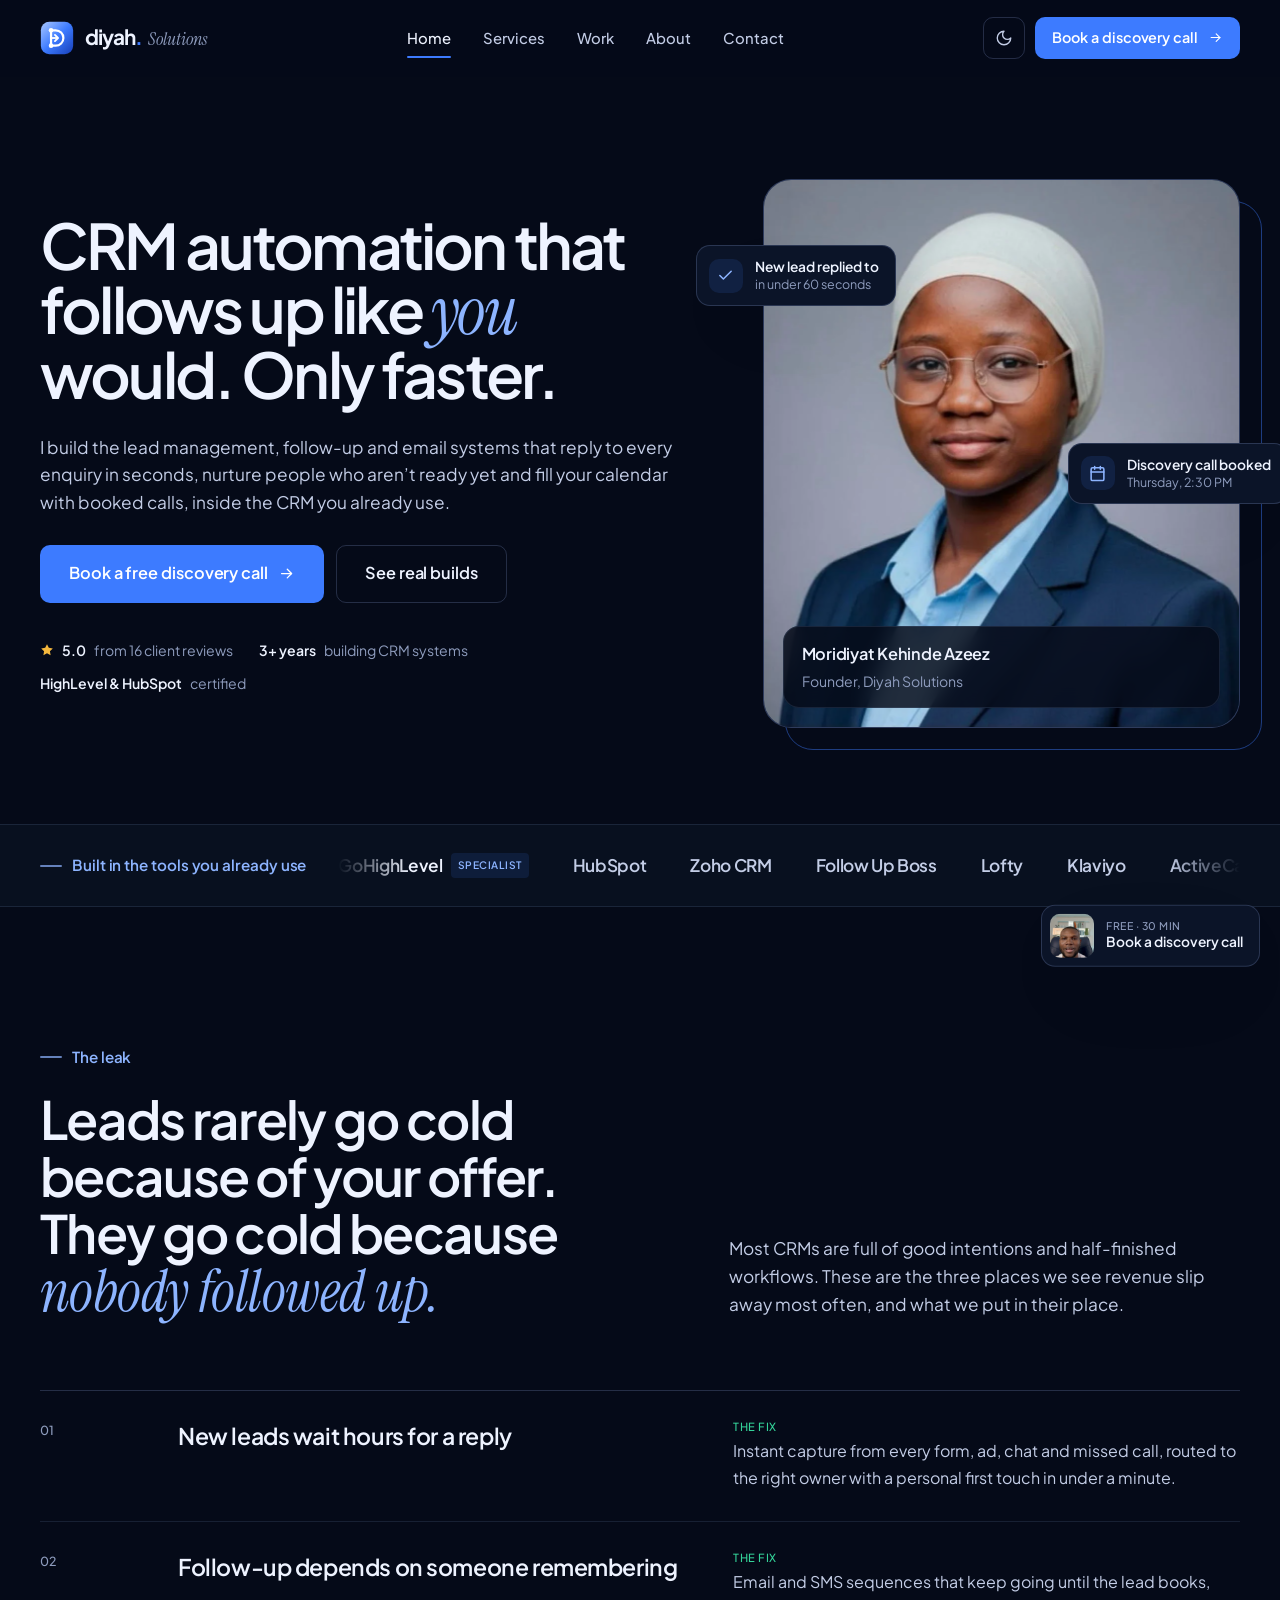
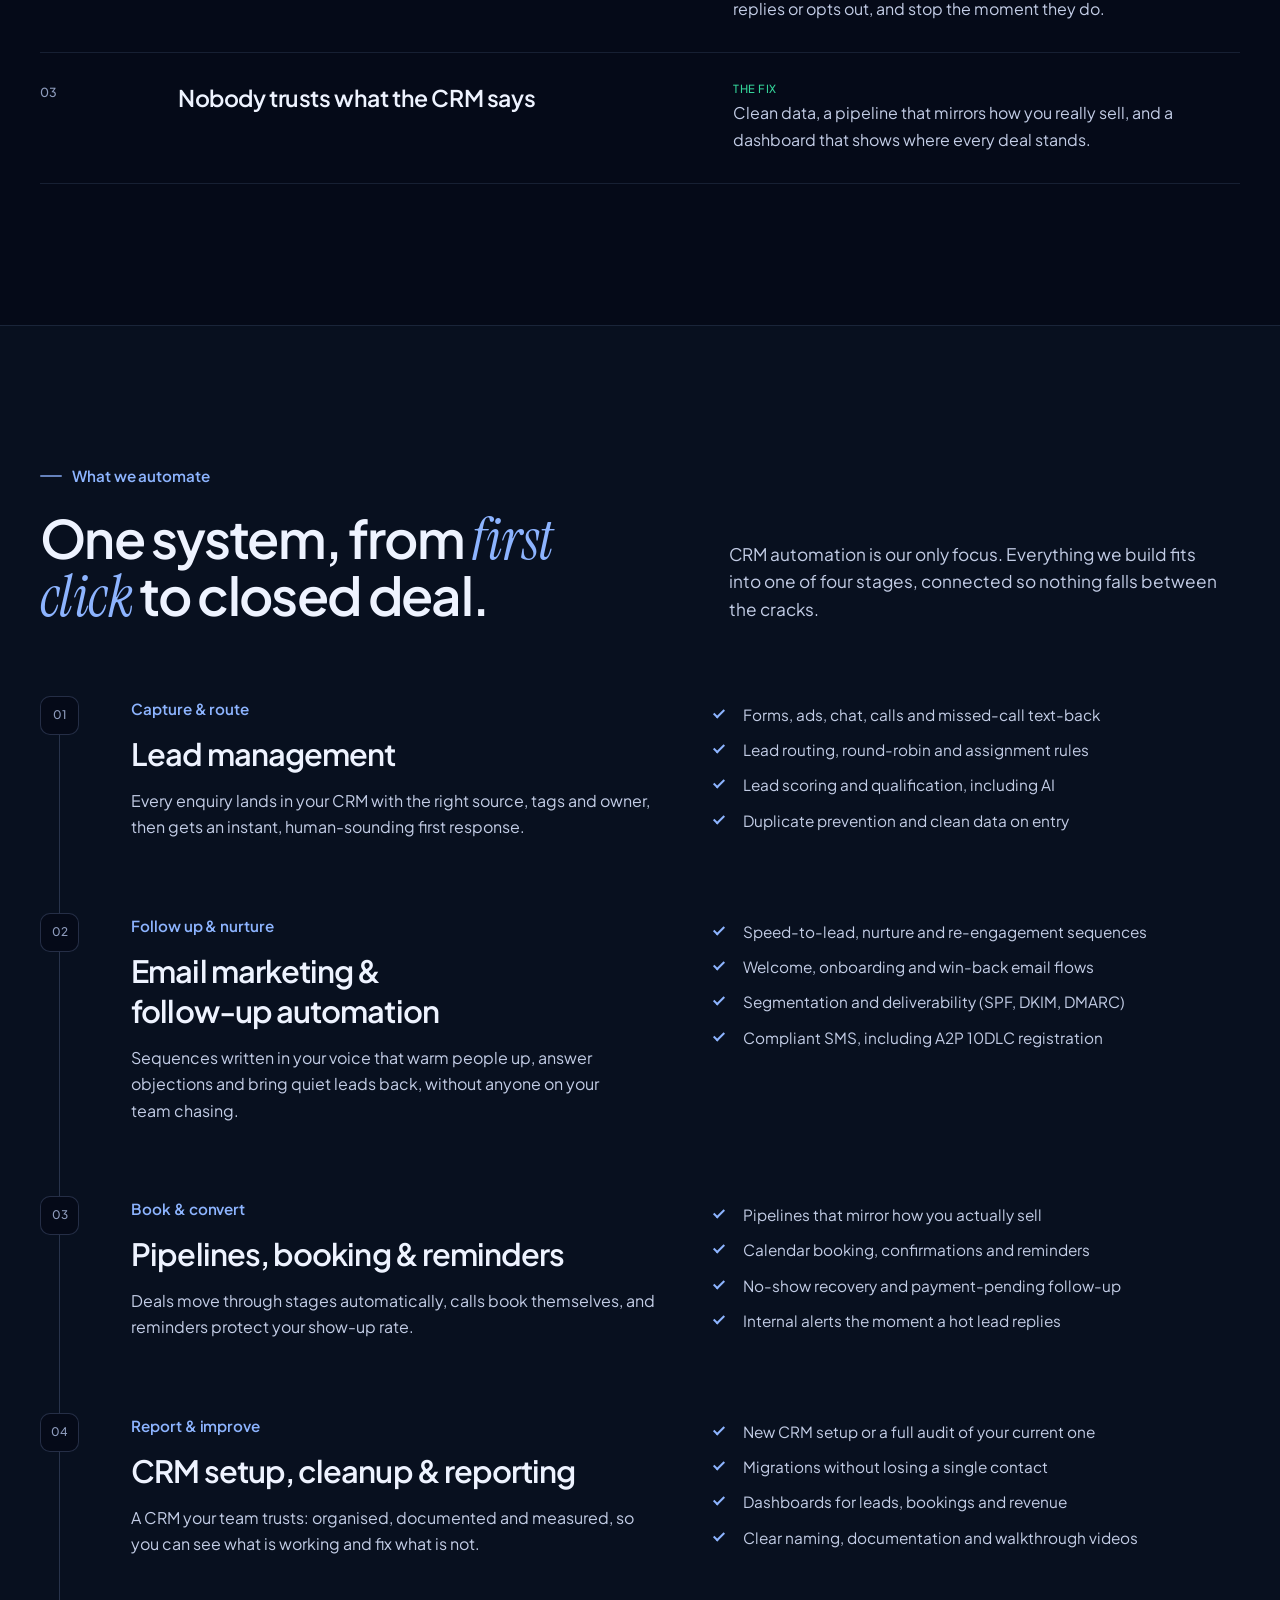
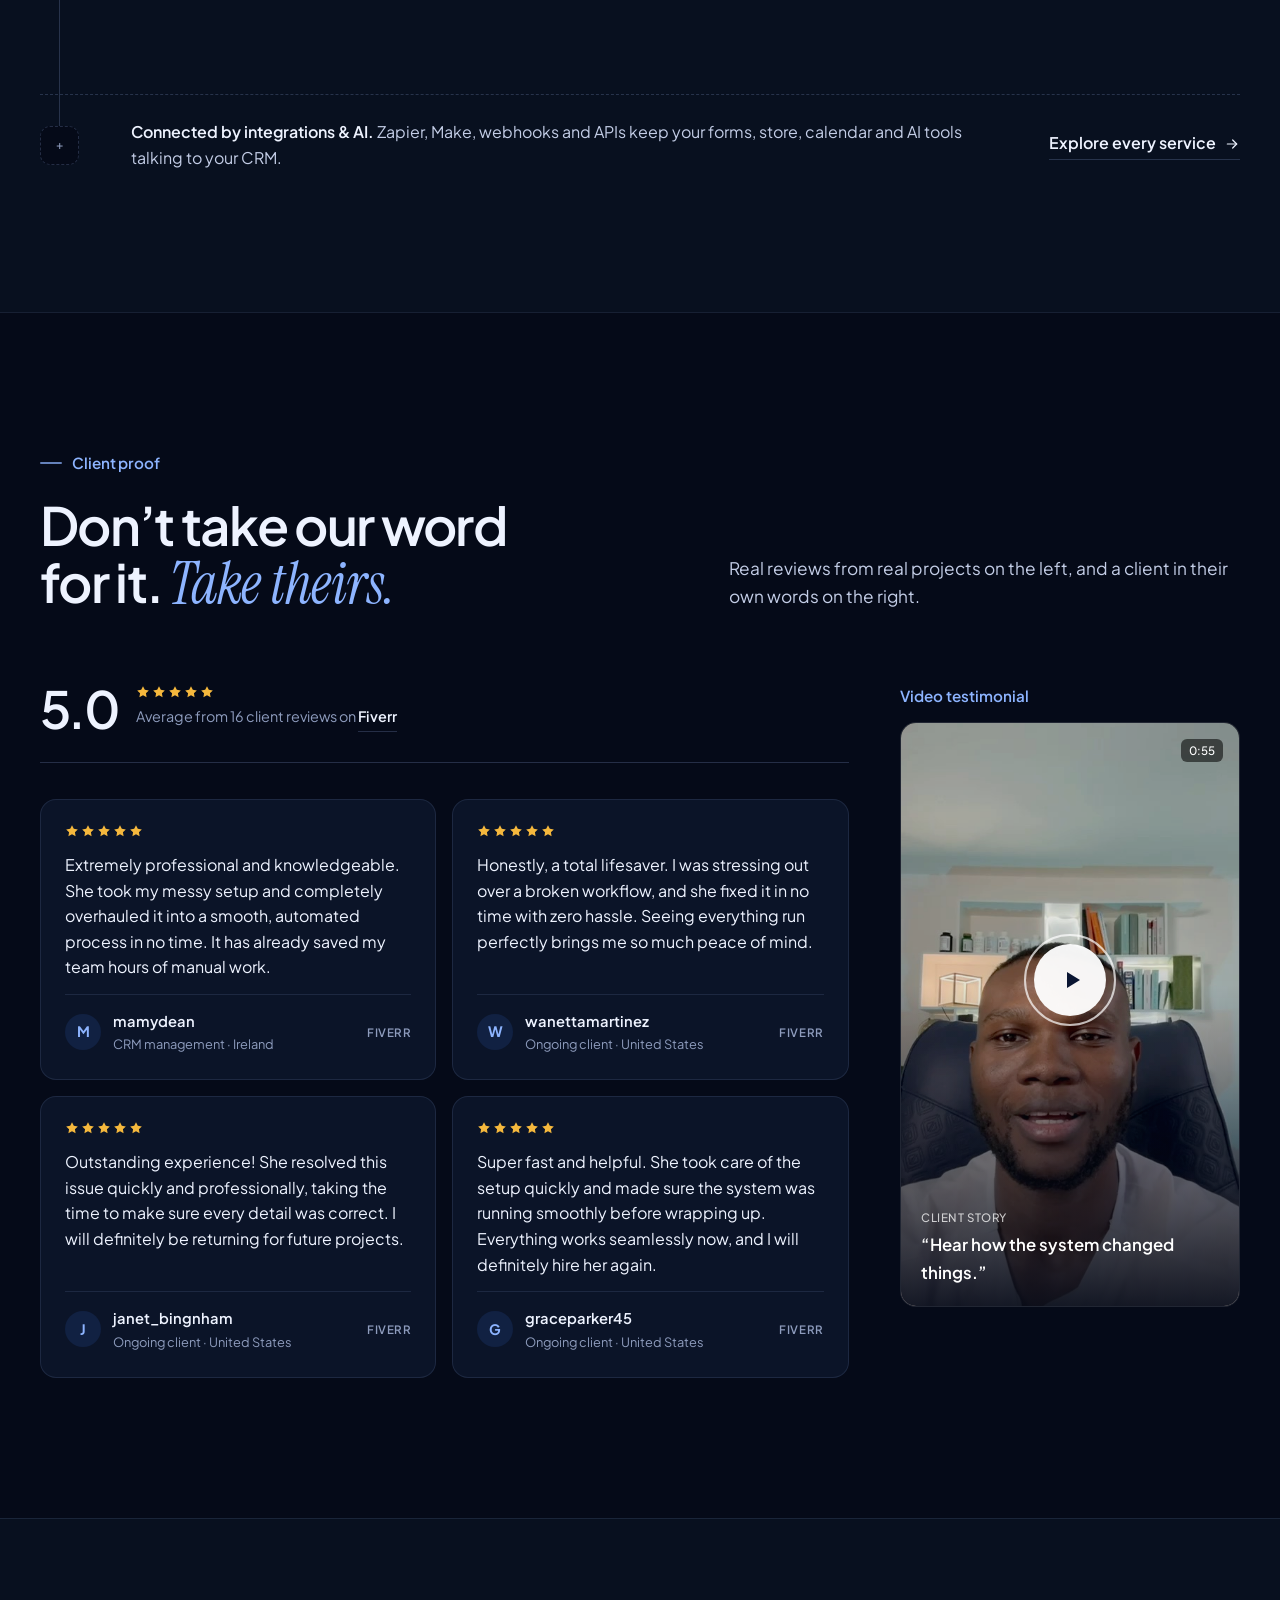
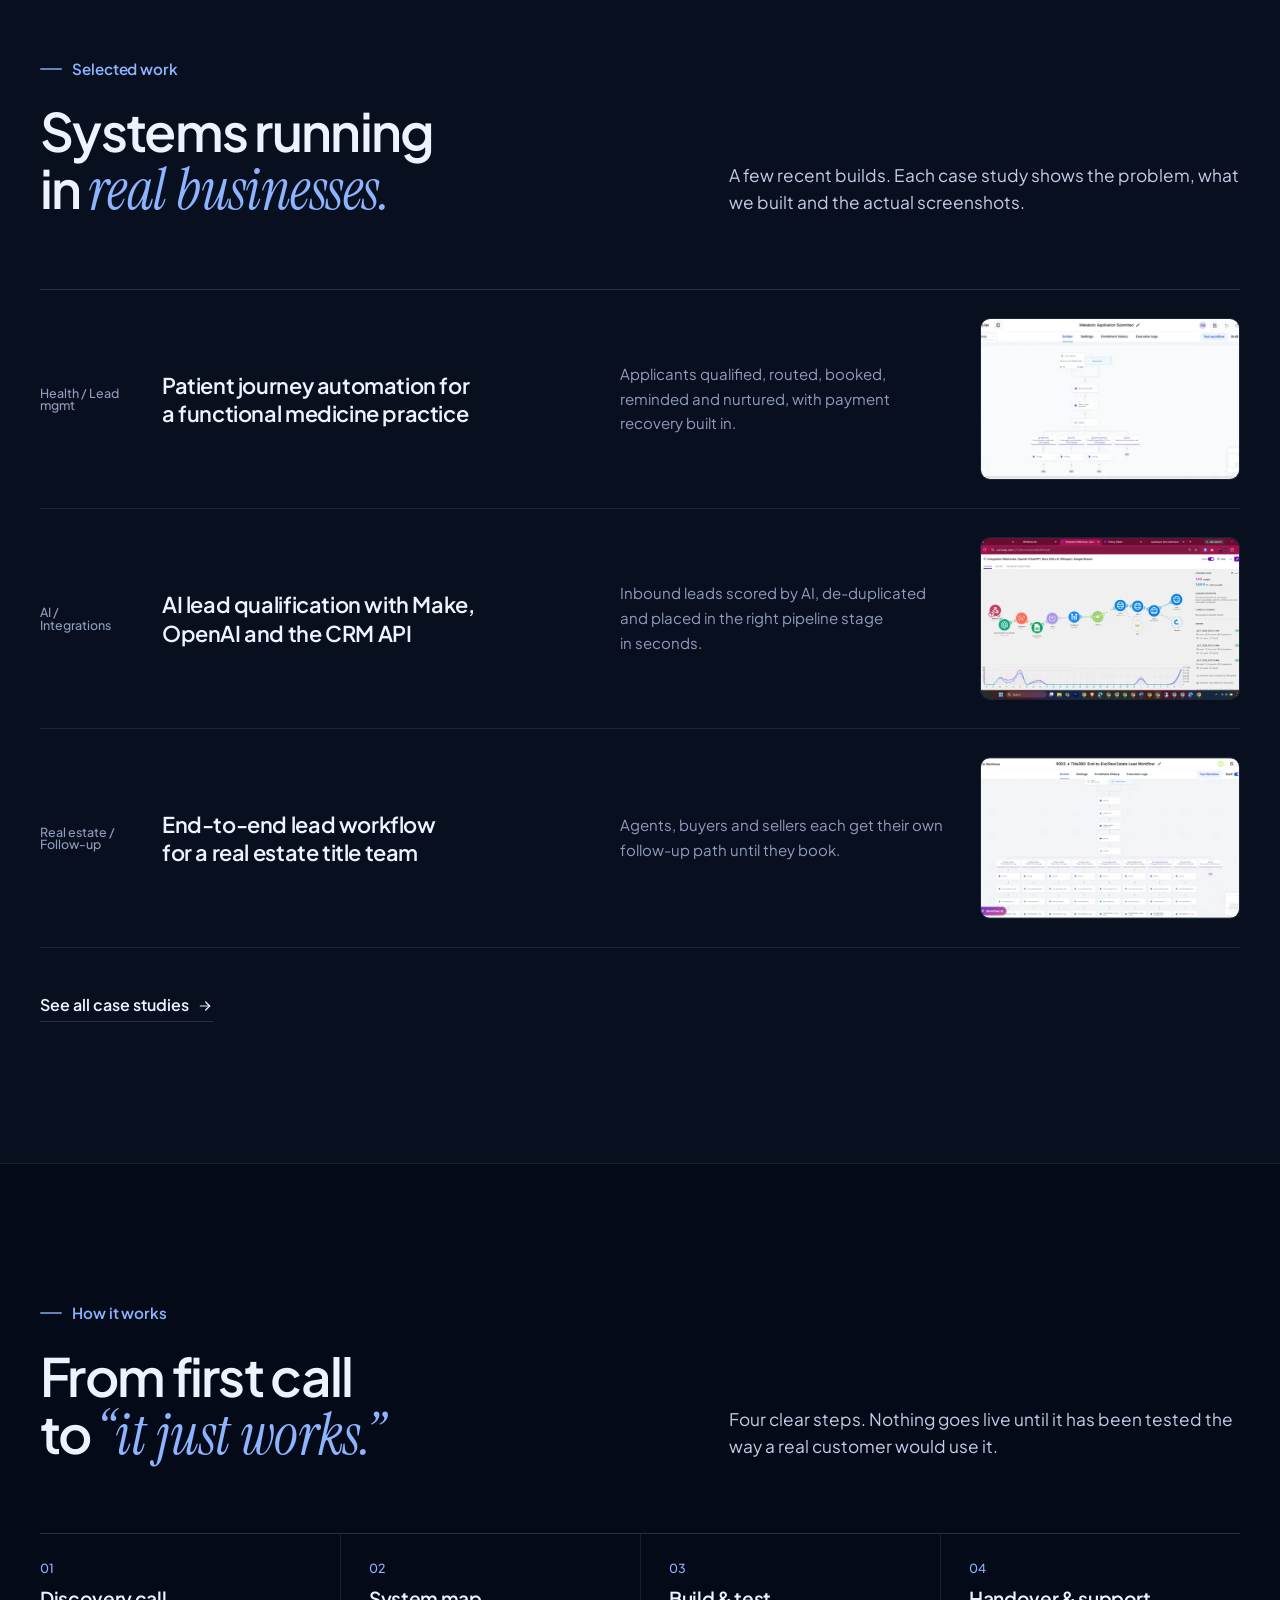
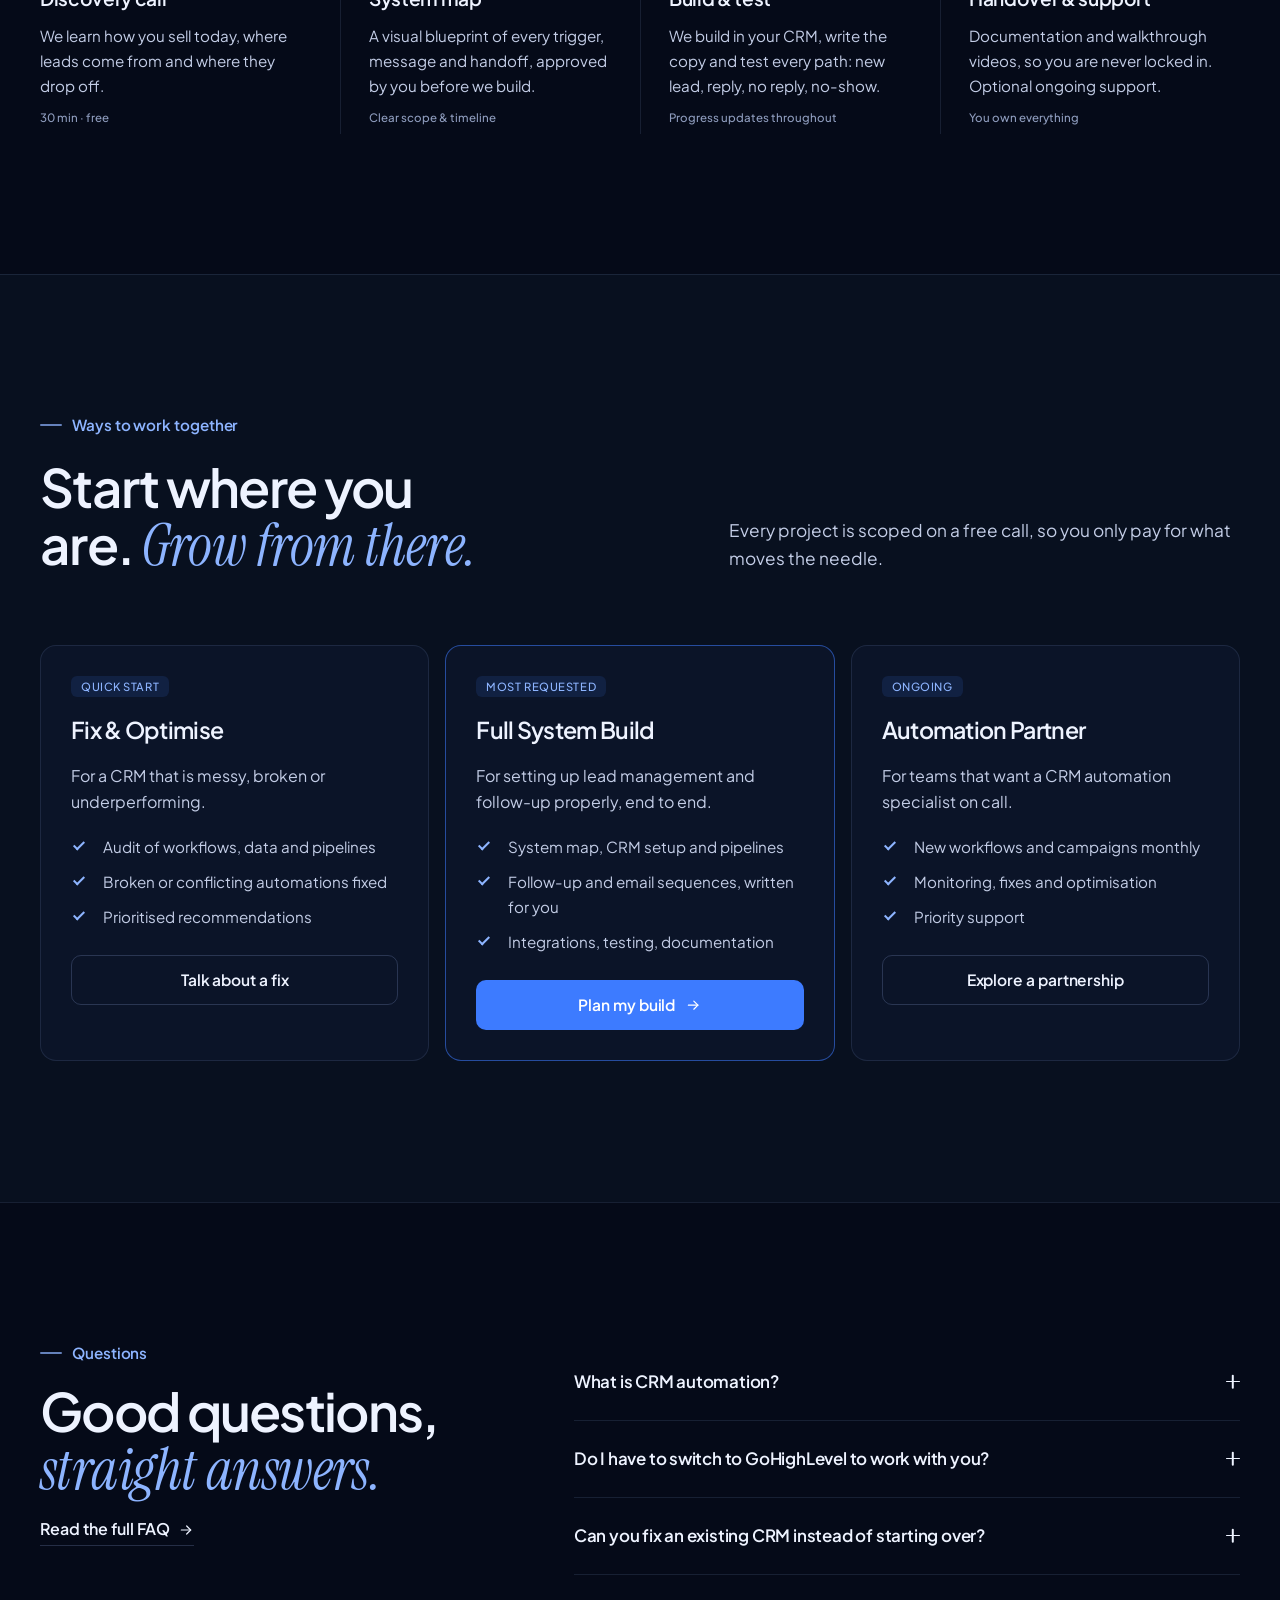
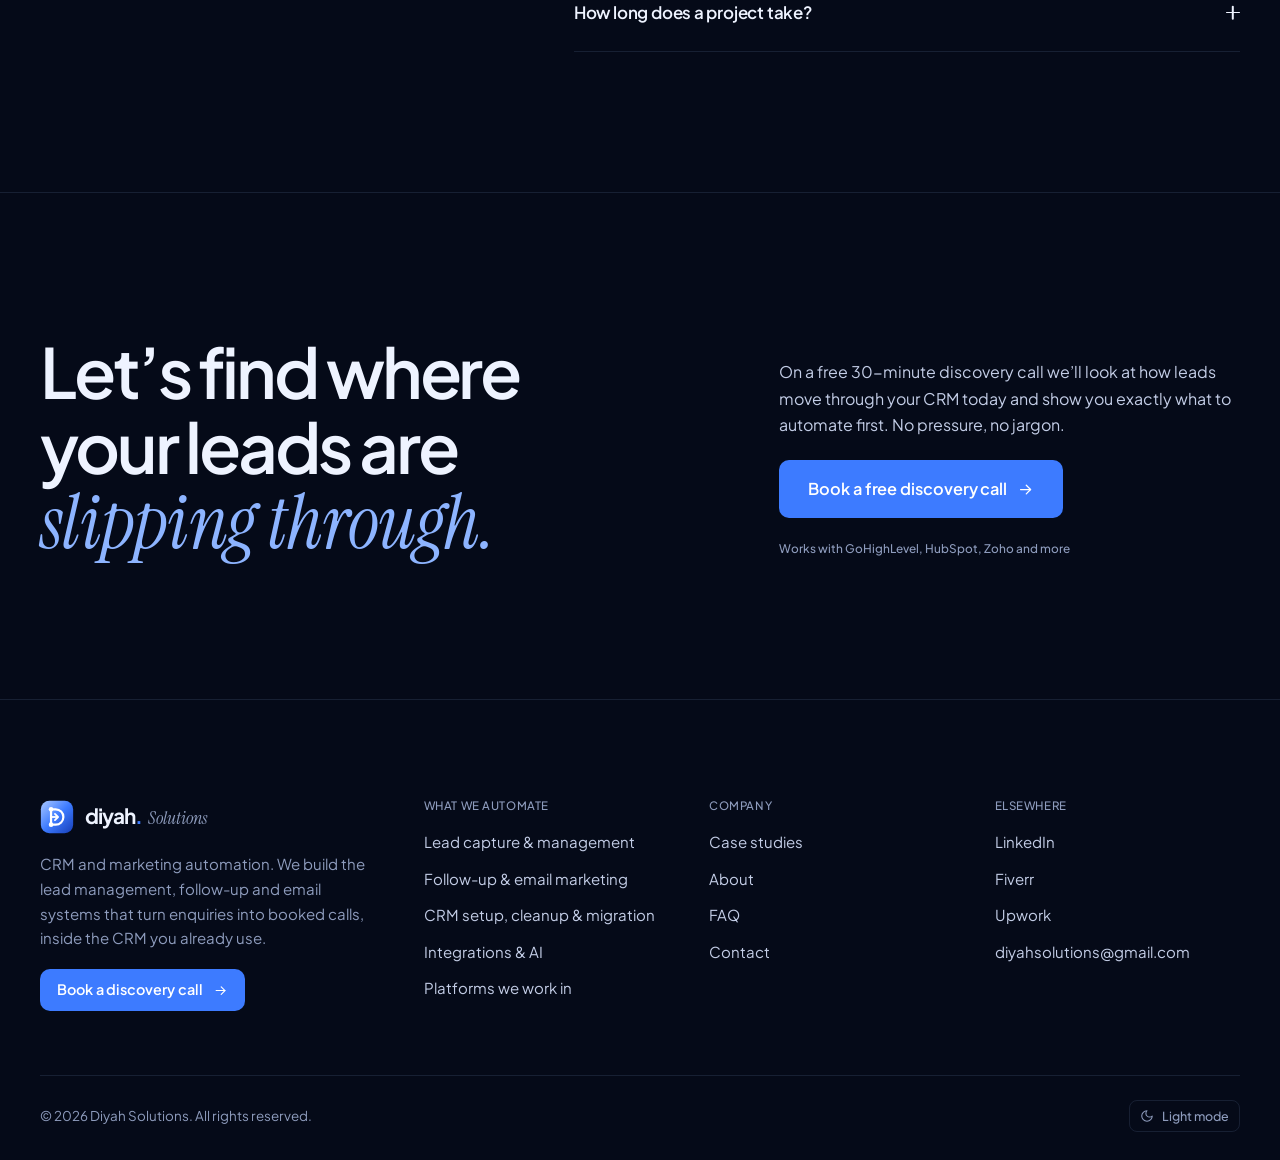
<file: index.html>
<!doctype html>
<html lang="en" data-theme="dark">
<head>
  <meta charset="utf-8">
  <meta name="viewport" content="width=device-width, initial-scale=1">
  <title>Diyah Solutions | CRM Automation for Lead Management, Follow-Up &amp; Email Marketing</title>
  <meta name="description" content="Diyah Solutions builds CRM automation that turns leads into booked calls: lead capture and routing, follow-up and email marketing automation, pipelines and integrations in GoHighLevel, HubSpot, Zoho and more.">
  <meta name="author" content="Moridiyat Kehinde Azeez">
  <meta name="theme-color" content="#050a18">
  <!-- SITE_URL: once you have a domain, add <link rel="canonical" href="https://YOUR-DOMAIN/"> and og:url here. See README. -->
  <meta property="og:type" content="website">
  <meta property="og:site_name" content="Diyah Solutions">
  <meta property="og:title" content="Diyah Solutions | CRM Automation for Lead Management, Follow-Up &amp; Email Marketing">
  <meta property="og:description" content="Diyah Solutions builds CRM automation that turns leads into booked calls: lead capture and routing, follow-up and email marketing automation, pipelines and integrations in GoHighLevel, HubSpot, Zoho and more.">
  <meta property="og:image" content="assets/img/og-image.jpg">
  <meta name="twitter:card" content="summary_large_image">
  <link rel="icon" href="assets/img/brand/favicon.svg" type="image/svg+xml">
  <link rel="apple-touch-icon" href="assets/img/brand/apple-touch-icon.png">
  <link rel="manifest" href="site.webmanifest">
  <link rel="preload" href="assets/fonts/plus-jakarta-sans-latin-wght-normal.woff2" as="font" type="font/woff2" crossorigin>
  <link rel="preload" href="assets/fonts/instrument-serif-latin-400-italic.woff2" as="font" type="font/woff2" crossorigin>
  <script>
    (function(){var d=document.documentElement;d.classList.add("js");try{var t=localStorage.getItem("diyah-theme");if(t==="light"||t==="dark")d.setAttribute("data-theme",t);}catch(e){}try{if(!sessionStorage.getItem("diyah-intro")&&!/[?&](nointro|nopopup)/.test(location.search)&&!matchMedia("(prefers-reduced-motion: reduce)").matches)d.classList.add("show-intro");}catch(e){}})();
  </script>
  <link rel="stylesheet" href="assets/css/style.css?v=4.3">
  <script type="application/ld+json">{"@context":"https://schema.org","@type":"ProfessionalService","name":"Diyah Solutions","description":"CRM and marketing automation: lead capture and management, follow-up and email marketing automation, CRM setup, cleanup and migration, and integrations with Zapier and Make. GoHighLevel specialists, also building in HubSpot, Zoho and other CRMs.","image":"assets/img/brand/moridiyat.jpg","logo":"assets/img/brand/logo-mark.svg","email":"diyahsolutions@gmail.com","telephone":"+2347088202285","areaServed":"Worldwide","slogan":"CRM automation that turns every lead into a next step.","founder":{"@type":"Person","name":"Moridiyat Kehinde Azeez","jobTitle":"CRM Automation Specialist","sameAs":["https://www.linkedin.com/in/azeez-kehinde-moridiyat","https://www.fiverr.com/jamiu_crm","https://www.upwork.com/freelancers/~019ceffaa14c6c3fcf"]},"sameAs":["https://www.linkedin.com/in/azeez-kehinde-moridiyat","https://www.fiverr.com/jamiu_crm","https://www.upwork.com/freelancers/~019ceffaa14c6c3fcf"],"knowsAbout":["CRM automation","Lead management","Email marketing automation","Marketing automation","GoHighLevel","HubSpot","Zoho CRM","Follow Up Boss","Klaviyo","ActiveCampaign","Mailchimp","Zapier","Make.com","Webhooks and API integrations","Sales pipelines"],"hasOfferCatalog":{"@type":"OfferCatalog","name":"CRM automation services","itemListElement":[{"@type":"Offer","itemOffered":{"@type":"Service","name":"Lead capture & lead management automation"}},{"@type":"Offer","itemOffered":{"@type":"Service","name":"Follow-up & email marketing automation"}},{"@type":"Offer","itemOffered":{"@type":"Service","name":"CRM setup, cleanup & migration"}},{"@type":"Offer","itemOffered":{"@type":"Service","name":"CRM integrations with Zapier, Make, webhooks & AI"}}]}}</script>
  <script type="application/ld+json">{"@context":"https://schema.org","@type":"FAQPage","mainEntity":[{"@type":"Question","name":"What is CRM automation?","acceptedAnswer":{"@type":"Answer","text":"CRM automation is the set of rules and workflows inside your CRM that do the repetitive work for you: capturing and routing new leads, sending follow-up emails and texts, moving deals through your pipeline, booking calls, reminding people, and reporting on what is working. Done well, no lead is ever left without a next step."}},{"@type":"Question","name":"Do I have to switch to GoHighLevel to work with you?","acceptedAnswer":{"@type":"Answer","text":"No. We start with the CRM you already use, whether that is GoHighLevel, HubSpot, Zoho, Follow Up Boss or another platform, and automate it properly. GoHighLevel is our specialist platform, so if it would genuinely serve you better we will say so and explain why, but the decision is always yours."}},{"@type":"Question","name":"Can you fix an existing CRM instead of starting over?","acceptedAnswer":{"@type":"Answer","text":"Yes. Most projects start with an audit. We review your workflows, triggers, tags, fields and pipelines, fix what is broken, remove duplicates and conflicts, and document everything so your team knows exactly what runs where."}},{"@type":"Question","name":"How long does a CRM automation project take?","acceptedAnswer":{"@type":"Answer","text":"Focused fixes and single automations usually take a few days. A full system build with lead capture, pipelines, follow-up sequences, integrations and testing typically takes two to four weeks, depending on scope and how quickly access and content are shared."}}]}</script>
</head>
<body data-page="home">
<div class="intro" aria-hidden="true">
  <div class="intro-inner">
    <svg class="intro-mark" viewBox="0 0 40 40"><rect class="im-bg" x="1" y="1" width="38" height="38" rx="10"/><path class="im-d" d="M13 11v18M13 11h5.5a9 9 0 0 1 0 18H13"/><path class="im-arrow" d="M13 20h6.5M17.6 16.4 21.2 20l-3.6 3.6"/><circle class="im-n1" cx="13" cy="11" r="2.7"/><circle class="im-n2" cx="13" cy="29" r="2.7"/></svg>
    <div class="intro-word"><span class="brand-name">diyah<span class="dot">.</span></span><span class="brand-sub">Solutions</span></div>
    <div class="intro-steps"><span>Lead captured</span><span>Followed up</span><span>Call booked</span></div>
    <p class="intro-line">Your CRM, <em>following up for you.</em></p>
    <div class="intro-bar"><i></i></div>
  </div>
</div>
<a class="skip-link" href="#main">Skip to content</a>
<header class="site-header">
  <div class="container nav-wrap">
    <a class="brand" href="index.html" aria-label="Diyah Solutions home">
  <svg class="brand-mark" viewBox="0 0 40 40" aria-hidden="true">
  <defs><linearGradient id="bm-h" x1="0" y1="0" x2="1" y2="1"><stop offset="0" stop-color="#a9c7ff"/><stop offset=".5" stop-color="#3d7bff"/><stop offset="1" stop-color="#173fb8"/></linearGradient></defs>
  <rect x="1" y="1" width="38" height="38" rx="10" fill="url(#bm-h)"/>
  <path d="M13 11v18M13 11h5.5a9 9 0 0 1 0 18H13" fill="none" stroke="#fff" stroke-width="2.6" stroke-linecap="round" stroke-linejoin="round"/>
  <path d="M13 20h6.5" stroke="#fff" stroke-width="2.2" stroke-linecap="round" stroke-opacity=".9"/>
  <path d="M17.6 16.4 21.2 20l-3.6 3.6" fill="none" stroke="#fff" stroke-width="2.2" stroke-linecap="round" stroke-linejoin="round"/>
  <circle cx="13" cy="11" r="2.7" fill="#fff"/><circle cx="13" cy="29" r="2.7" fill="#fff"/>
</svg>
  <span class="brand-word"><span class="brand-name">diyah<span class="dot">.</span></span><span class="brand-sub">Solutions</span></span>
</a>
    <nav class="nav" aria-label="Main"><a href="index.html" aria-current="page">Home</a><a href="services.html">Services</a><a href="portfolio.html">Work</a><a href="about.html">About</a><a href="contact.html">Contact</a></nav>
    <div class="nav-actions">
      <button class="theme-toggle icon-only" type="button" aria-label="Switch theme"><svg class="icon moon" viewBox="0 0 24 24" aria-hidden="true"><path d="M12 3a6 6 0 0 0 9 9 9 9 0 1 1-9-9Z"/></svg><svg class="icon sun" viewBox="0 0 24 24" aria-hidden="true"><circle cx="12" cy="12" r="4"/><path d="M12 2v2M12 20v2M4.93 4.93l1.41 1.41M17.66 17.66l1.41 1.41M2 12h2M20 12h2M6.34 17.66l-1.41 1.41M19.07 4.93l-1.41 1.41"/></svg></button>
      <a class="btn btn-primary btn-sm" href="contact.html#book" data-open-booking>Book a discovery call <svg class="icon arrow" viewBox="0 0 24 24" aria-hidden="true"><path d="M5 12h14"/><path d="m13 6 6 6-6 6"/></svg></a>
      <button class="menu-toggle" type="button" aria-label="Open menu" aria-expanded="false" aria-controls="mobile-nav"><span></span><span></span></button>
    </div>
  </div>
</header>
<div class="mobile-nav" id="mobile-nav">
  <ul><li><a href="index.html" aria-current="page"><small>01</small>Home</a></li><li><a href="services.html"><small>02</small>Services</a></li><li><a href="portfolio.html"><small>03</small>Work</a></li><li><a href="about.html"><small>04</small>About</a></li><li><a href="contact.html"><small>05</small>Contact</a></li></ul>
  <div class="mobile-nav-foot">
    <a class="btn btn-primary btn-lg w-full" href="contact.html#book" data-open-booking>Book a discovery call <svg class="icon arrow" viewBox="0 0 24 24" aria-hidden="true"><path d="M5 12h14"/><path d="m13 6 6 6-6 6"/></svg></a>
    <span>CRM automation for teams that would rather sell than chase.</span>
  </div>
</div>
<main id="main">
<!-- ============================ HERO ============================ -->
<section class="hero">
  <div class="container hero-grid">
    <div class="hero-copy">
      <h1 data-reveal>CRM automation that follows up like <em>you</em> would. Only faster.</h1>
      <p class="lead" data-reveal style="--i:1">I build the lead management, follow-up and email systems that reply to every enquiry in seconds, nurture people who aren&rsquo;t ready yet and fill your calendar with booked calls, inside the CRM you already use.</p>
      <div class="btn-row" data-reveal style="--i:2">
        <a class="btn btn-primary btn-lg" href="contact.html#book" data-open-booking>Book a free discovery call <svg class="icon arrow" viewBox="0 0 24 24" aria-hidden="true"><path d="M5 12h14"/><path d="m13 6 6 6-6 6"/></svg></a>
        <a class="btn btn-ghost btn-lg" href="portfolio.html">See real builds</a>
      </div>
      <div class="hero-proof" data-reveal style="--i:3">
        <span><span class="stars" aria-hidden="true"><svg class="icon" viewBox="0 0 24 24"><path d="M12 2l3.09 6.26L22 9.27l-5 4.87 1.18 6.88L12 17.77l-6.18 3.25L7 14.14 2 9.27l6.91-1.01z"/></svg></span><b data-count="5.0" data-decimals="1">5.0</b> from 16 client reviews</span>
        <span><b><span data-count="3" data-suffix="+">3+</span> years</b> building CRM systems</span>
        <span><b>HighLevel &amp; HubSpot</b> certified</span>
      </div>
    </div>

    <figure class="hero-photo" data-reveal="fade" style="--i:1">
      <img src="assets/img/brand/moridiyat.webp" width="1170" height="1105" alt="Moridiyat Kehinde Azeez, founder of Diyah Solutions" fetchpriority="high">
      <figcaption class="hp-name"><b>Moridiyat Kehinde Azeez</b><span>Founder, Diyah Solutions</span></figcaption>
      <div class="hp-chip hp-chip-a" aria-hidden="true"><span class="hp-ico"><svg class="icon" viewBox="0 0 24 24" aria-hidden="true"><path d="M20 6 9 17l-5-5"/></svg></span><span><b>New lead replied to</b><small>in under 60 seconds</small></span></div>
      <div class="hp-chip hp-chip-b" aria-hidden="true"><span class="hp-ico"><svg class="icon" viewBox="0 0 24 24" aria-hidden="true"><rect x="3" y="4" width="18" height="18" rx="2"/><path d="M16 2v4M8 2v4M3 10h18"/></svg></span><span><b>Discovery call booked</b><small>Thursday, 2:30 PM</small></span></div>
    </figure>
  </div>
</section>

<!-- ============================ PLATFORMS ============================ -->
<section class="stack-strip" aria-label="Platforms we work in">
  <div class="container">
    <span class="label">Built in the tools you already use</span>
    <div class="marquee" aria-label="GoHighLevel, HubSpot, Zoho CRM, Follow Up Boss, Lofty, Klaviyo, ActiveCampaign, Mailchimp, Omnisend, Zapier, Make, OpenAI"><div class="marquee-track"><span class="feat">GoHighLevel</span><span>HubSpot</span><span>Zoho CRM</span><span>Follow Up Boss</span><span>Lofty</span><span>Klaviyo</span><span>ActiveCampaign</span><span>Mailchimp</span><span>Omnisend</span><span>Zapier</span><span>Make</span><span>OpenAI</span><span aria-hidden="true" class="feat">GoHighLevel</span><span aria-hidden="true">HubSpot</span><span aria-hidden="true">Zoho CRM</span><span aria-hidden="true">Follow Up Boss</span><span aria-hidden="true">Lofty</span><span aria-hidden="true">Klaviyo</span><span aria-hidden="true">ActiveCampaign</span><span aria-hidden="true">Mailchimp</span><span aria-hidden="true">Omnisend</span><span aria-hidden="true">Zapier</span><span aria-hidden="true">Make</span><span aria-hidden="true">OpenAI</span></div></div>
  </div>
</section>

<!-- ============================ PROBLEM ============================ -->
<section class="section">
  <div class="container">
    <div class="head split">
      <span class="label" data-reveal>The leak</span>
      <h2 data-reveal style="--i:1">Leads rarely go cold because of your offer. They go cold because <em>nobody followed up.</em></h2>
      <p class="lead" data-reveal style="--i:2">Most CRMs are full of good intentions and half-finished workflows. These are the three places we see revenue slip away most often, and what we put in their place.</p>
    </div>
    <div class="leaks" data-stagger="left">
      <div class="leak">
        <span class="n">01</span>
        <h3>New leads wait hours for a reply</h3>
        <div class="fix"><small>The fix</small><p>Instant capture from every form, ad, chat and missed call, routed to the right owner with a personal first touch in under a minute.</p></div>
      </div>
      <div class="leak">
        <span class="n">02</span>
        <h3>Follow-up depends on someone remembering</h3>
        <div class="fix"><small>The fix</small><p>Email and SMS sequences that keep going until the lead books, replies or opts out, and stop the moment they do.</p></div>
      </div>
      <div class="leak">
        <span class="n">03</span>
        <h3>Nobody trusts what the CRM says</h3>
        <div class="fix"><small>The fix</small><p>Clean data, a pipeline that mirrors how you really sell, and a dashboard that shows where every deal stands.</p></div>
      </div>
    </div>
  </div>
</section>

<!-- ============================ THE SYSTEM ============================ -->
<section class="section bg-2" id="system">
  <div class="container">
    <div class="head split">
      <span class="label" data-reveal>What we automate</span>
      <h2 data-reveal style="--i:1">One system, from <em>first click</em> to closed deal.</h2>
      <p class="lead" data-reveal style="--i:2">CRM automation is our only focus. Everything we build fits into one of four stages, connected so nothing falls between the cracks.</p>
    </div>

    <div class="rail" data-rail>
      <div class="stage" data-reveal>
        <span class="stage-node">01</span>
        <div class="stage-main">
          <span class="label no-mark">Capture &amp; route</span>
          <h3>Lead management</h3>
          <p>Every enquiry lands in your CRM with the right source, tags and owner, then gets an instant, human-sounding first response.</p>
        </div>
        <div class="stage-side">
          <ul class="check-list"><li>Forms, ads, chat, calls and missed-call text-back</li><li>Lead routing, round-robin and assignment rules</li><li>Lead scoring and qualification, including AI</li><li>Duplicate prevention and clean data on entry</li></ul>
        </div>
      </div>
      <div class="stage" data-reveal>
        <span class="stage-node">02</span>
        <div class="stage-main">
          <span class="label no-mark">Follow up &amp; nurture</span>
          <h3>Email marketing &amp; follow-up automation</h3>
          <p>Sequences written in your voice that warm people up, answer objections and bring quiet leads back, without anyone on your team chasing.</p>
        </div>
        <div class="stage-side">
          <ul class="check-list"><li>Speed-to-lead, nurture and re-engagement sequences</li><li>Welcome, onboarding and win-back email flows</li><li>Segmentation and deliverability (SPF, DKIM, DMARC)</li><li>Compliant SMS, including A2P 10DLC registration</li></ul>
        </div>
      </div>
      <div class="stage" data-reveal>
        <span class="stage-node">03</span>
        <div class="stage-main">
          <span class="label no-mark">Book &amp; convert</span>
          <h3>Pipelines, booking &amp; reminders</h3>
          <p>Deals move through stages automatically, calls book themselves, and reminders protect your show-up rate.</p>
        </div>
        <div class="stage-side">
          <ul class="check-list"><li>Pipelines that mirror how you actually sell</li><li>Calendar booking, confirmations and reminders</li><li>No-show recovery and payment-pending follow-up</li><li>Internal alerts the moment a hot lead replies</li></ul>
        </div>
      </div>
      <div class="stage" data-reveal>
        <span class="stage-node">04</span>
        <div class="stage-main">
          <span class="label no-mark">Report &amp; improve</span>
          <h3>CRM setup, cleanup &amp; reporting</h3>
          <p>A CRM your team trusts: organised, documented and measured, so you can see what is working and fix what is not.</p>
        </div>
        <div class="stage-side">
          <ul class="check-list"><li>New CRM setup or a full audit of your current one</li><li>Migrations without losing a single contact</li><li>Dashboards for leads, bookings and revenue</li><li>Clear naming, documentation and walkthrough videos</li></ul>
        </div>
      </div>
      <div class="bridge" data-reveal>
        <span class="stage-node">+</span>
        <p><b>Connected by integrations &amp; AI.</b> Zapier, Make, webhooks and APIs keep your forms, store, calendar and AI tools talking to your CRM.</p>
        <a class="link" href="services.html">Explore every service <svg class="icon arrow" viewBox="0 0 24 24" aria-hidden="true"><path d="M5 12h14"/><path d="m13 6 6 6-6 6"/></svg></a>
      </div>
    </div>
  </div>
</section>

<!-- ============================ PROOF: VIDEO + REVIEWS ============================ -->
<section class="section" id="reviews">
  <div class="container">
    <div class="head split">
      <span class="label" data-reveal>Client proof</span>
      <h2 data-reveal style="--i:1">Don&rsquo;t take our word for it. <em>Take theirs.</em></h2>
      <p class="lead" data-reveal style="--i:2">Real reviews from real projects on the left, and a client in their own words on the right.</p>
    </div>
    <div class="voices">
      <div class="voices-written">
        <div class="score" data-reveal><span class="big" data-count="5.0" data-decimals="1">5.0</span><span class="meta"><span class="stars" aria-label="5 out of 5 stars"><svg class="icon" viewBox="0 0 24 24" aria-hidden="true"><path d="M12 2l3.09 6.26L22 9.27l-5 4.87 1.18 6.88L12 17.77l-6.18 3.25L7 14.14 2 9.27l6.91-1.01z"/></svg><svg class="icon" viewBox="0 0 24 24" aria-hidden="true"><path d="M12 2l3.09 6.26L22 9.27l-5 4.87 1.18 6.88L12 17.77l-6.18 3.25L7 14.14 2 9.27l6.91-1.01z"/></svg><svg class="icon" viewBox="0 0 24 24" aria-hidden="true"><path d="M12 2l3.09 6.26L22 9.27l-5 4.87 1.18 6.88L12 17.77l-6.18 3.25L7 14.14 2 9.27l6.91-1.01z"/></svg><svg class="icon" viewBox="0 0 24 24" aria-hidden="true"><path d="M12 2l3.09 6.26L22 9.27l-5 4.87 1.18 6.88L12 17.77l-6.18 3.25L7 14.14 2 9.27l6.91-1.01z"/></svg><svg class="icon" viewBox="0 0 24 24" aria-hidden="true"><path d="M12 2l3.09 6.26L22 9.27l-5 4.87 1.18 6.88L12 17.77l-6.18 3.25L7 14.14 2 9.27l6.91-1.01z"/></svg></span><span>Average from 16 client reviews on <a class="link" href="https://www.fiverr.com/jamiu_crm" target="_blank" rel="noopener">Fiverr</a></span></span></div>
        <!-- Real client reviews from Fiverr (fiverr.com/jamiu_crm). Swap or add more anytime. -->
        <div class="review-grid" data-stagger>
          <figure class="review-card"><span class="stars" aria-label="5 out of 5 stars"><svg class="icon" viewBox="0 0 24 24" aria-hidden="true"><path d="M12 2l3.09 6.26L22 9.27l-5 4.87 1.18 6.88L12 17.77l-6.18 3.25L7 14.14 2 9.27l6.91-1.01z"/></svg><svg class="icon" viewBox="0 0 24 24" aria-hidden="true"><path d="M12 2l3.09 6.26L22 9.27l-5 4.87 1.18 6.88L12 17.77l-6.18 3.25L7 14.14 2 9.27l6.91-1.01z"/></svg><svg class="icon" viewBox="0 0 24 24" aria-hidden="true"><path d="M12 2l3.09 6.26L22 9.27l-5 4.87 1.18 6.88L12 17.77l-6.18 3.25L7 14.14 2 9.27l6.91-1.01z"/></svg><svg class="icon" viewBox="0 0 24 24" aria-hidden="true"><path d="M12 2l3.09 6.26L22 9.27l-5 4.87 1.18 6.88L12 17.77l-6.18 3.25L7 14.14 2 9.27l6.91-1.01z"/></svg><svg class="icon" viewBox="0 0 24 24" aria-hidden="true"><path d="M12 2l3.09 6.26L22 9.27l-5 4.87 1.18 6.88L12 17.77l-6.18 3.25L7 14.14 2 9.27l6.91-1.01z"/></svg></span><blockquote>Extremely professional and knowledgeable. She took my messy setup and completely overhauled it into a smooth, automated process in no time. It has already saved my team hours of manual work.</blockquote><figcaption><span class="rc-av" aria-hidden="true">M</span><span><b>mamydean</b><small>CRM management &middot; Ireland</small></span><span class="src">Fiverr</span></figcaption></figure><figure class="review-card"><span class="stars" aria-label="5 out of 5 stars"><svg class="icon" viewBox="0 0 24 24" aria-hidden="true"><path d="M12 2l3.09 6.26L22 9.27l-5 4.87 1.18 6.88L12 17.77l-6.18 3.25L7 14.14 2 9.27l6.91-1.01z"/></svg><svg class="icon" viewBox="0 0 24 24" aria-hidden="true"><path d="M12 2l3.09 6.26L22 9.27l-5 4.87 1.18 6.88L12 17.77l-6.18 3.25L7 14.14 2 9.27l6.91-1.01z"/></svg><svg class="icon" viewBox="0 0 24 24" aria-hidden="true"><path d="M12 2l3.09 6.26L22 9.27l-5 4.87 1.18 6.88L12 17.77l-6.18 3.25L7 14.14 2 9.27l6.91-1.01z"/></svg><svg class="icon" viewBox="0 0 24 24" aria-hidden="true"><path d="M12 2l3.09 6.26L22 9.27l-5 4.87 1.18 6.88L12 17.77l-6.18 3.25L7 14.14 2 9.27l6.91-1.01z"/></svg><svg class="icon" viewBox="0 0 24 24" aria-hidden="true"><path d="M12 2l3.09 6.26L22 9.27l-5 4.87 1.18 6.88L12 17.77l-6.18 3.25L7 14.14 2 9.27l6.91-1.01z"/></svg></span><blockquote>Honestly, a total lifesaver. I was stressing out over a broken workflow, and she fixed it in no time with zero hassle. Seeing everything run perfectly brings me so much peace of mind.</blockquote><figcaption><span class="rc-av" aria-hidden="true">W</span><span><b>wanettamartinez</b><small>Ongoing client &middot; United States</small></span><span class="src">Fiverr</span></figcaption></figure><figure class="review-card"><span class="stars" aria-label="5 out of 5 stars"><svg class="icon" viewBox="0 0 24 24" aria-hidden="true"><path d="M12 2l3.09 6.26L22 9.27l-5 4.87 1.18 6.88L12 17.77l-6.18 3.25L7 14.14 2 9.27l6.91-1.01z"/></svg><svg class="icon" viewBox="0 0 24 24" aria-hidden="true"><path d="M12 2l3.09 6.26L22 9.27l-5 4.87 1.18 6.88L12 17.77l-6.18 3.25L7 14.14 2 9.27l6.91-1.01z"/></svg><svg class="icon" viewBox="0 0 24 24" aria-hidden="true"><path d="M12 2l3.09 6.26L22 9.27l-5 4.87 1.18 6.88L12 17.77l-6.18 3.25L7 14.14 2 9.27l6.91-1.01z"/></svg><svg class="icon" viewBox="0 0 24 24" aria-hidden="true"><path d="M12 2l3.09 6.26L22 9.27l-5 4.87 1.18 6.88L12 17.77l-6.18 3.25L7 14.14 2 9.27l6.91-1.01z"/></svg><svg class="icon" viewBox="0 0 24 24" aria-hidden="true"><path d="M12 2l3.09 6.26L22 9.27l-5 4.87 1.18 6.88L12 17.77l-6.18 3.25L7 14.14 2 9.27l6.91-1.01z"/></svg></span><blockquote>Outstanding experience! She resolved this issue quickly and professionally, taking the time to make sure every detail was correct. I will definitely be returning for future projects.</blockquote><figcaption><span class="rc-av" aria-hidden="true">J</span><span><b>janet_bingnham</b><small>Ongoing client &middot; United States</small></span><span class="src">Fiverr</span></figcaption></figure><figure class="review-card"><span class="stars" aria-label="5 out of 5 stars"><svg class="icon" viewBox="0 0 24 24" aria-hidden="true"><path d="M12 2l3.09 6.26L22 9.27l-5 4.87 1.18 6.88L12 17.77l-6.18 3.25L7 14.14 2 9.27l6.91-1.01z"/></svg><svg class="icon" viewBox="0 0 24 24" aria-hidden="true"><path d="M12 2l3.09 6.26L22 9.27l-5 4.87 1.18 6.88L12 17.77l-6.18 3.25L7 14.14 2 9.27l6.91-1.01z"/></svg><svg class="icon" viewBox="0 0 24 24" aria-hidden="true"><path d="M12 2l3.09 6.26L22 9.27l-5 4.87 1.18 6.88L12 17.77l-6.18 3.25L7 14.14 2 9.27l6.91-1.01z"/></svg><svg class="icon" viewBox="0 0 24 24" aria-hidden="true"><path d="M12 2l3.09 6.26L22 9.27l-5 4.87 1.18 6.88L12 17.77l-6.18 3.25L7 14.14 2 9.27l6.91-1.01z"/></svg><svg class="icon" viewBox="0 0 24 24" aria-hidden="true"><path d="M12 2l3.09 6.26L22 9.27l-5 4.87 1.18 6.88L12 17.77l-6.18 3.25L7 14.14 2 9.27l6.91-1.01z"/></svg></span><blockquote>Super fast and helpful. She took care of the setup quickly and made sure the system was running smoothly before wrapping up. Everything works seamlessly now, and I will definitely hire her again.</blockquote><figcaption><span class="rc-av" aria-hidden="true">G</span><span><b>graceparker45</b><small>Ongoing client &middot; United States</small></span><span class="src">Fiverr</span></figcaption></figure>
        </div>
      </div>
      <div class="voices-video">
        <span class="vv-label">Video testimonial</span>
        <button class="video-card" type="button" data-open-booking data-play-video aria-label="Play client video testimonial">
          <img src="assets/img/testimonial-poster.jpg" alt="A client recording a video testimonial" loading="lazy" width="480" height="848">
          <span class="vc-time">0:55</span>
          <span class="play" aria-hidden="true"><svg class="icon" viewBox="0 0 24 24"><path d="M7 4v16l13-8z"/></svg></span>
          <span class="vc-meta"><span>Client story</span><b>&ldquo;Hear how the system changed things.&rdquo;</b></span>
        </button>
      </div>
    </div>
  </div>
</section>

<!-- ============================ WORK ============================ -->
<section class="section bg-2">
  <div class="container">
    <div class="head split">
      <span class="label" data-reveal>Selected work</span>
      <h2 data-reveal style="--i:1">Systems running in <em>real businesses.</em></h2>
      <p class="lead" data-reveal style="--i:2">A few recent builds. Each case study shows the problem, what we built and the actual screenshots.</p>
    </div>
    <div class="work-list" data-stagger>
      <a class="work-item" href="portfolio.html#holistic-health">
        <span class="n">Health / Lead mgmt</span>
        <h3>Patient journey automation for a functional medicine practice</h3>
        <p>Applicants qualified, routed, booked, reminded and nurtured, with payment recovery built in.</p>
        <span class="thumb"><img src="assets/img/work/w00-sm.webp" alt="Lead qualification workflow with multiple branches" loading="lazy"></span>
      </a>
      <a class="work-item" href="portfolio.html#ai-lead-qualification">
        <span class="n">AI / Integrations</span>
        <h3>AI lead qualification with Make, OpenAI and the CRM API</h3>
        <p>Inbound leads scored by AI, de-duplicated and placed in the right pipeline stage in seconds.</p>
        <span class="thumb"><img src="assets/img/work/w17-sm.webp" alt="Make.com scenario connecting webhooks, OpenAI and the CRM" loading="lazy"></span>
      </a>
      <a class="work-item" href="portfolio.html#title-real-estate">
        <span class="n">Real estate / Follow-up</span>
        <h3>End-to-end lead workflow for a real estate title team</h3>
        <p>Agents, buyers and sellers each get their own follow-up path until they book.</p>
        <span class="thumb"><img src="assets/img/work/w09-sm.webp" alt="Multi-branch real estate lead workflow" loading="lazy"></span>
      </a>
    </div>
    <div class="mt-l" data-reveal><a class="link" href="portfolio.html">See all case studies <svg class="icon arrow" viewBox="0 0 24 24" aria-hidden="true"><path d="M5 12h14"/><path d="m13 6 6 6-6 6"/></svg></a></div>
  </div>
</section>

<!-- ============================ PROCESS ============================ -->
<section class="section">
  <div class="container">
    <div class="head split">
      <span class="label" data-reveal>How it works</span>
      <h2 data-reveal style="--i:1">From first call to <em>&ldquo;it just works.&rdquo;</em></h2>
      <p class="lead" data-reveal style="--i:2">Four clear steps. Nothing goes live until it has been tested the way a real customer would use it.</p>
    </div>
    <div class="steps" data-stagger>
      <div class="step"><span class="n">01</span><h3>Discovery call</h3><p>We learn how you sell today, where leads come from and where they drop off.</p><small>30 min &middot; free</small></div>
      <div class="step"><span class="n">02</span><h3>System map</h3><p>A visual blueprint of every trigger, message and handoff, approved by you before we build.</p><small>Clear scope &amp; timeline</small></div>
      <div class="step"><span class="n">03</span><h3>Build &amp; test</h3><p>We build in your CRM, write the copy and test every path: new lead, reply, no reply, no-show.</p><small>Progress updates throughout</small></div>
      <div class="step"><span class="n">04</span><h3>Handover &amp; support</h3><p>Documentation and walkthrough videos, so you are never locked in. Optional ongoing support.</p><small>You own everything</small></div>
    </div>
  </div>
</section>

<!-- ============================ OFFERS ============================ -->
<section class="section bg-2">
  <div class="container">
    <div class="head split">
      <span class="label" data-reveal>Ways to work together</span>
      <h2 data-reveal style="--i:1">Start where you are. <em>Grow from there.</em></h2>
      <p class="lead" data-reveal style="--i:2">Every project is scoped on a free call, so you only pay for what moves the needle.</p>
    </div>
    <div class="offers" data-stagger>
      <div class="offer">
        <div class="top"><span class="tag">Quick start</span></div>
        <h3>Fix &amp; Optimise</h3>
        <p>For a CRM that is messy, broken or underperforming.</p>
        <ul class="check-list"><li>Audit of workflows, data and pipelines</li><li>Broken or conflicting automations fixed</li><li>Prioritised recommendations</li></ul>
        <a class="btn btn-ghost w-full" href="contact.html#book" data-open-booking data-goal="fix">Talk about a fix</a>
      </div>
      <div class="offer featured">
        <div class="top"><span class="tag">Most requested</span></div>
        <h3>Full System Build</h3>
        <p>For setting up lead management and follow-up properly, end to end.</p>
        <ul class="check-list"><li>System map, CRM setup and pipelines</li><li>Follow-up and email sequences, written for you</li><li>Integrations, testing, documentation</li></ul>
        <a class="btn btn-primary w-full" href="contact.html#book" data-open-booking data-goal="build">Plan my build <svg class="icon arrow" viewBox="0 0 24 24" aria-hidden="true"><path d="M5 12h14"/><path d="m13 6 6 6-6 6"/></svg></a>
      </div>
      <div class="offer">
        <div class="top"><span class="tag">Ongoing</span></div>
        <h3>Automation Partner</h3>
        <p>For teams that want a CRM automation specialist on call.</p>
        <ul class="check-list"><li>New workflows and campaigns monthly</li><li>Monitoring, fixes and optimisation</li><li>Priority support</li></ul>
        <a class="btn btn-ghost w-full" href="contact.html#book" data-open-booking data-goal="partner">Explore a partnership</a>
      </div>
    </div>
  </div>
</section>

<!-- ============================ FAQ ============================ -->
<section class="section">
  <div class="container faq-layout">
    <div class="sticky">
      <span class="label" data-reveal>Questions</span>
      <h2 data-reveal style="--i:1">Good questions, <em>straight answers.</em></h2>
      <a class="link" data-reveal style="--i:2" href="services.html#faq">Read the full FAQ <svg class="icon arrow" viewBox="0 0 24 24" aria-hidden="true"><path d="M5 12h14"/><path d="m13 6 6 6-6 6"/></svg></a>
    </div>
    <div data-reveal>
      <details class="faq"><summary>What is CRM automation?<span class="pm" aria-hidden="true"></span></summary><div class="faq-body"><div><p>It&rsquo;s the set of rules and workflows inside your CRM that do the repetitive work for you: capturing and routing new leads, sending follow-up emails and texts, moving deals through your pipeline, booking calls, reminding people and reporting on what&rsquo;s working. Done well, no lead is ever left without a next step.</p></div></div></details>
      <details class="faq"><summary>Do I have to switch to GoHighLevel to work with you?<span class="pm" aria-hidden="true"></span></summary><div class="faq-body"><div><p>No. We start with the CRM you already use (GoHighLevel, HubSpot, Zoho, Follow Up Boss or another platform) and automate it properly. GoHighLevel is our specialist platform, so if it would genuinely serve you better we&rsquo;ll say so and explain why. The decision is always yours.</p></div></div></details>
      <details class="faq"><summary>Can you fix an existing CRM instead of starting over?<span class="pm" aria-hidden="true"></span></summary><div class="faq-body"><div><p>Yes, and most projects start exactly there. We audit your workflows, triggers, tags, fields and pipelines, fix what&rsquo;s broken, remove duplicates and conflicts, and document everything so your team knows what runs where.</p></div></div></details>
      <details class="faq"><summary>How long does a project take?<span class="pm" aria-hidden="true"></span></summary><div class="faq-body"><div><p>Focused fixes usually take a few days. A full system build with lead capture, pipelines, follow-up sequences, integrations and testing typically takes two to four weeks. You&rsquo;ll get a clear timeline after the discovery call.</p></div></div></details>
    </div>
  </div>
</section>

<!-- ============================ CLOSING CTA ============================ -->
<section class="section closing">
  <div class="container">
    <h2 data-reveal>Let&rsquo;s find where your leads are <em>slipping through.</em></h2>
    <div class="closing-side" data-reveal style="--i:1">
      <p>On a free 30-minute discovery call we&rsquo;ll look at how leads move through your CRM today and show you exactly what to automate first. No pressure, no jargon.</p>
      <a class="btn btn-primary btn-lg" href="contact.html#book" data-open-booking>Book a free discovery call <svg class="icon arrow" viewBox="0 0 24 24" aria-hidden="true"><path d="M5 12h14"/><path d="m13 6 6 6-6 6"/></svg></a>
      <span class="fine">Works with GoHighLevel, HubSpot, Zoho and more</span>
    </div>
  </div>
</section>
</main>
<footer class="footer">
  <div class="container">
    <div class="footer-top">
      <div class="footer-about">
        <a class="brand" href="index.html" aria-label="Diyah Solutions home">
  <svg class="brand-mark" viewBox="0 0 40 40" aria-hidden="true">
  <defs><linearGradient id="bm-f" x1="0" y1="0" x2="1" y2="1"><stop offset="0" stop-color="#a9c7ff"/><stop offset=".5" stop-color="#3d7bff"/><stop offset="1" stop-color="#173fb8"/></linearGradient></defs>
  <rect x="1" y="1" width="38" height="38" rx="10" fill="url(#bm-f)"/>
  <path d="M13 11v18M13 11h5.5a9 9 0 0 1 0 18H13" fill="none" stroke="#fff" stroke-width="2.6" stroke-linecap="round" stroke-linejoin="round"/>
  <path d="M13 20h6.5" stroke="#fff" stroke-width="2.2" stroke-linecap="round" stroke-opacity=".9"/>
  <path d="M17.6 16.4 21.2 20l-3.6 3.6" fill="none" stroke="#fff" stroke-width="2.2" stroke-linecap="round" stroke-linejoin="round"/>
  <circle cx="13" cy="11" r="2.7" fill="#fff"/><circle cx="13" cy="29" r="2.7" fill="#fff"/>
</svg>
  <span class="brand-word"><span class="brand-name">diyah<span class="dot">.</span></span><span class="brand-sub">Solutions</span></span>
</a>
        <p>CRM and marketing automation. We build the lead management, follow-up and email systems that turn enquiries into booked calls, inside the CRM you already use.</p>
        <div><a class="btn btn-primary btn-sm" href="contact.html#book" data-open-booking>Book a discovery call <svg class="icon arrow" viewBox="0 0 24 24" aria-hidden="true"><path d="M5 12h14"/><path d="m13 6 6 6-6 6"/></svg></a></div>
      </div>
      <div>
        <h4>What we automate</h4>
        <ul>
          <li><a href="services.html#lead-management">Lead capture &amp; management</a></li>
          <li><a href="services.html#follow-up">Follow-up &amp; email marketing</a></li>
          <li><a href="services.html#crm-setup">CRM setup, cleanup &amp; migration</a></li>
          <li><a href="services.html#integrations">Integrations &amp; AI</a></li>
          <li><a href="services.html#platforms">Platforms we work in</a></li>
        </ul>
      </div>
      <div>
        <h4>Company</h4>
        <ul>
          <li><a href="portfolio.html">Case studies</a></li>
          <li><a href="about.html">About</a></li>
          <li><a href="services.html#faq">FAQ</a></li>
          <li><a href="contact.html">Contact</a></li>
        </ul>
      </div>
      <div>
        <h4>Elsewhere</h4>
        <ul>
          <li><a href="https://www.linkedin.com/in/azeez-kehinde-moridiyat" target="_blank" rel="noopener">LinkedIn</a></li>
          <li><a href="https://www.fiverr.com/jamiu_crm" target="_blank" rel="noopener">Fiverr</a></li>
          <li><a href="https://www.upwork.com/freelancers/~019ceffaa14c6c3fcf" target="_blank" rel="noopener">Upwork</a></li>
          <li><a href="mailto:diyahsolutions@gmail.com">diyahsolutions@gmail.com</a></li>
        </ul>
      </div>
    </div>
    <div class="footer-bottom">
      <span>&copy; <span data-year>2026</span> Diyah Solutions. All rights reserved.</span>
      <button class="theme-toggle" type="button" aria-label="Switch theme"><svg class="icon moon" viewBox="0 0 24 24" aria-hidden="true"><path d="M12 3a6 6 0 0 0 9 9 9 9 0 1 1-9-9Z"/></svg><svg class="icon sun" viewBox="0 0 24 24" aria-hidden="true"><circle cx="12" cy="12" r="4"/><path d="M12 2v2M12 20v2M4.93 4.93l1.41 1.41M17.66 17.66l1.41 1.41M2 12h2M20 12h2M6.34 17.66l-1.41 1.41M19.07 4.93l-1.41 1.41"/></svg><span class="tt-label">Theme</span></button>
    </div>
  </div>
</footer>
<!-- Discovery-call pop-up: video testimonial + booking flow (see assets/js/main.js, BOOKING config) -->
<div class="dc" id="discovery" role="dialog" aria-modal="true" aria-labelledby="dc-title" hidden>
  <div class="dc-backdrop" data-dc-close></div>
  <div class="dc-panel">
    <button class="icon-btn dc-close" type="button" data-dc-close aria-label="Close"><svg class="icon" viewBox="0 0 24 24" aria-hidden="true"><path d="M18 6 6 18M6 6l12 12"/></svg></button>
    <div class="dc-media">
      <video playsinline muted loop preload="none" poster="assets/img/testimonial-poster.jpg" aria-label="Client video testimonial">
        <source src="assets/video/testimonial.mp4" type="video/mp4">
      </video>
      <div class="dc-media-top"><span class="live-dot"></span> Client video review</div>
      <div class="dc-media-bottom">
        <p>&ldquo;Hear it from a client, then let&rsquo;s map what your CRM should be doing for you.&rdquo;</p>
        <button class="dc-sound" type="button" aria-pressed="false"><svg class="icon" viewBox="0 0 24 24" aria-hidden="true"><path d="M11 5 6 9H2v6h4l5 4z"/><path d="m23 9-6 6M17 9l6 6"/></svg><span>Tap for sound</span></button>
        <small>Verified client &middot; CRM automation project</small>
      </div>
      <div class="dc-progress"><i></i></div>
    </div>
    <div class="dc-body"><div data-flow="popup"></div></div>
  </div>
</div>
<button class="dc-tab" type="button" data-open-booking aria-label="Book a free discovery call">
  <img src="assets/img/testimonial-poster.jpg" alt="" width="44" height="44">
  <span><small>Free &middot; 30 min</small><b>Book a discovery call</b></span>
</button>
<script src="assets/js/main.js?v=4.3" defer></script>
</body>
</html>
</file>
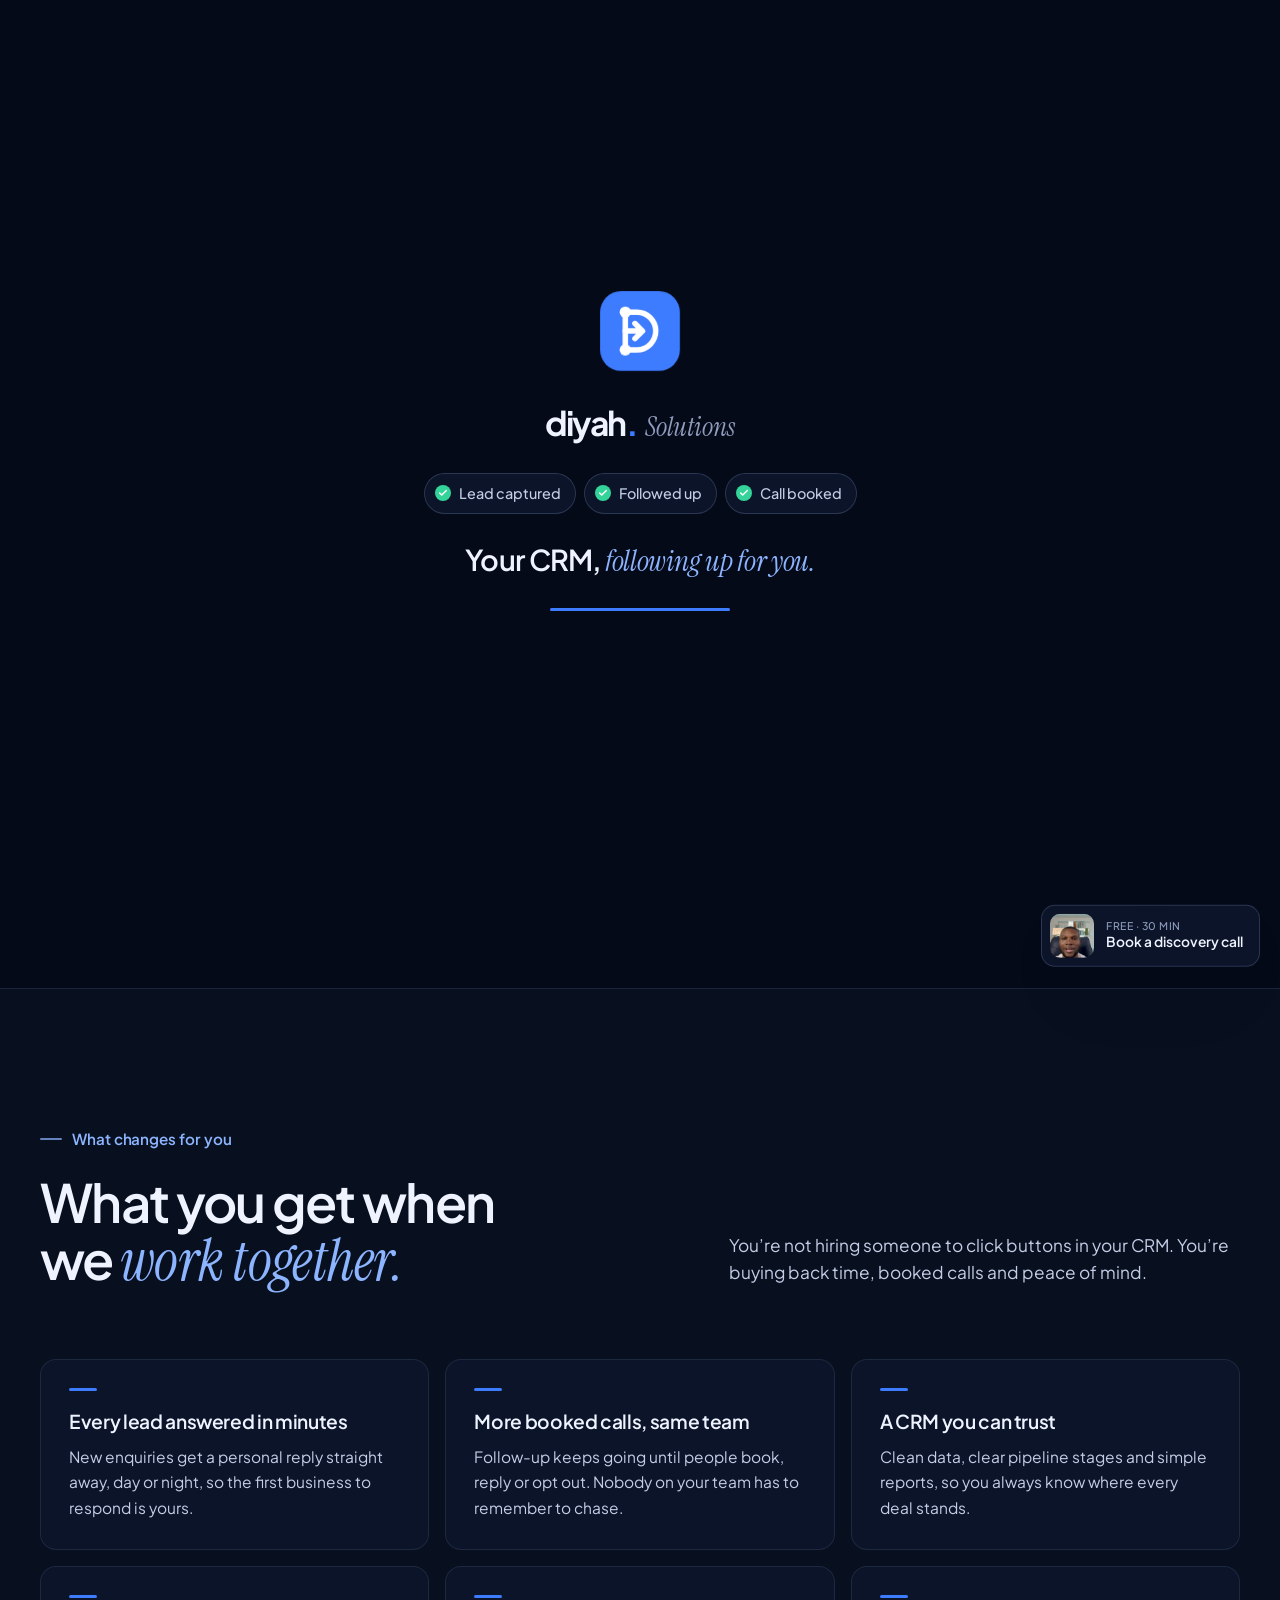
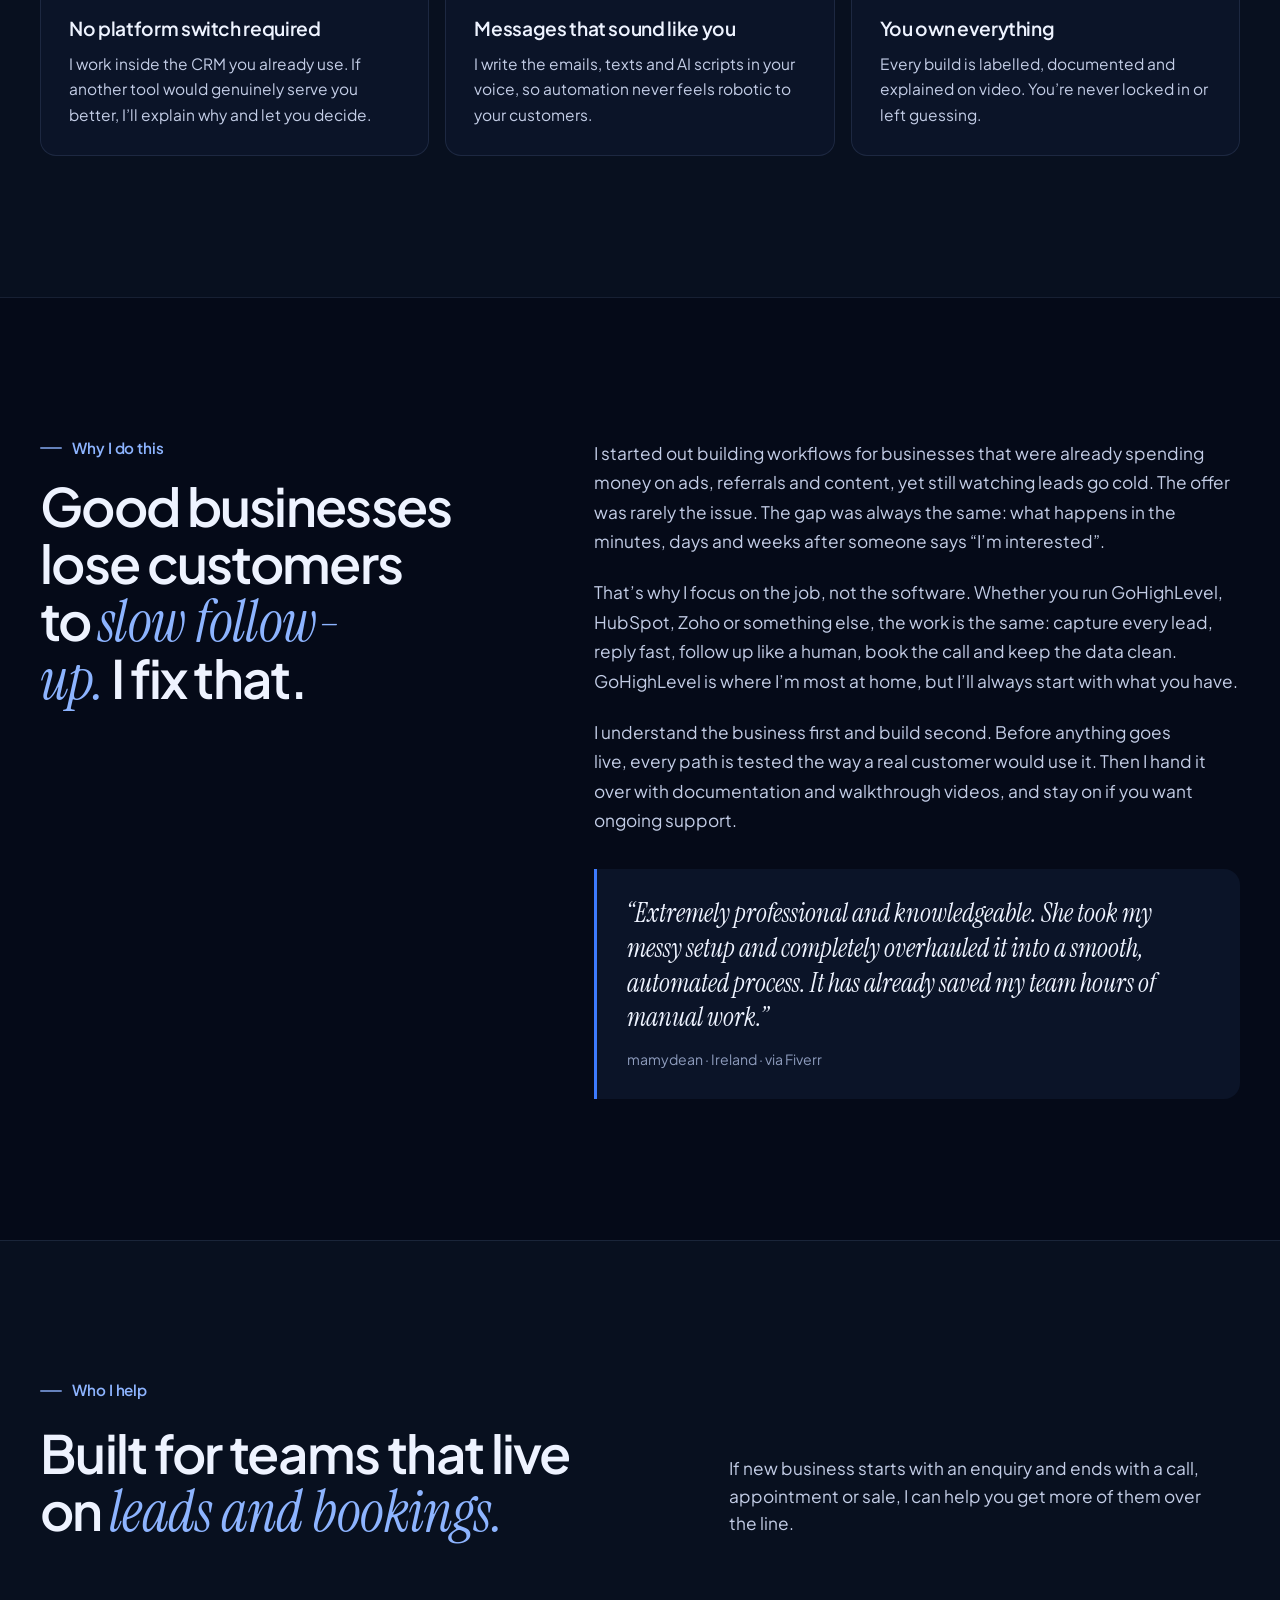
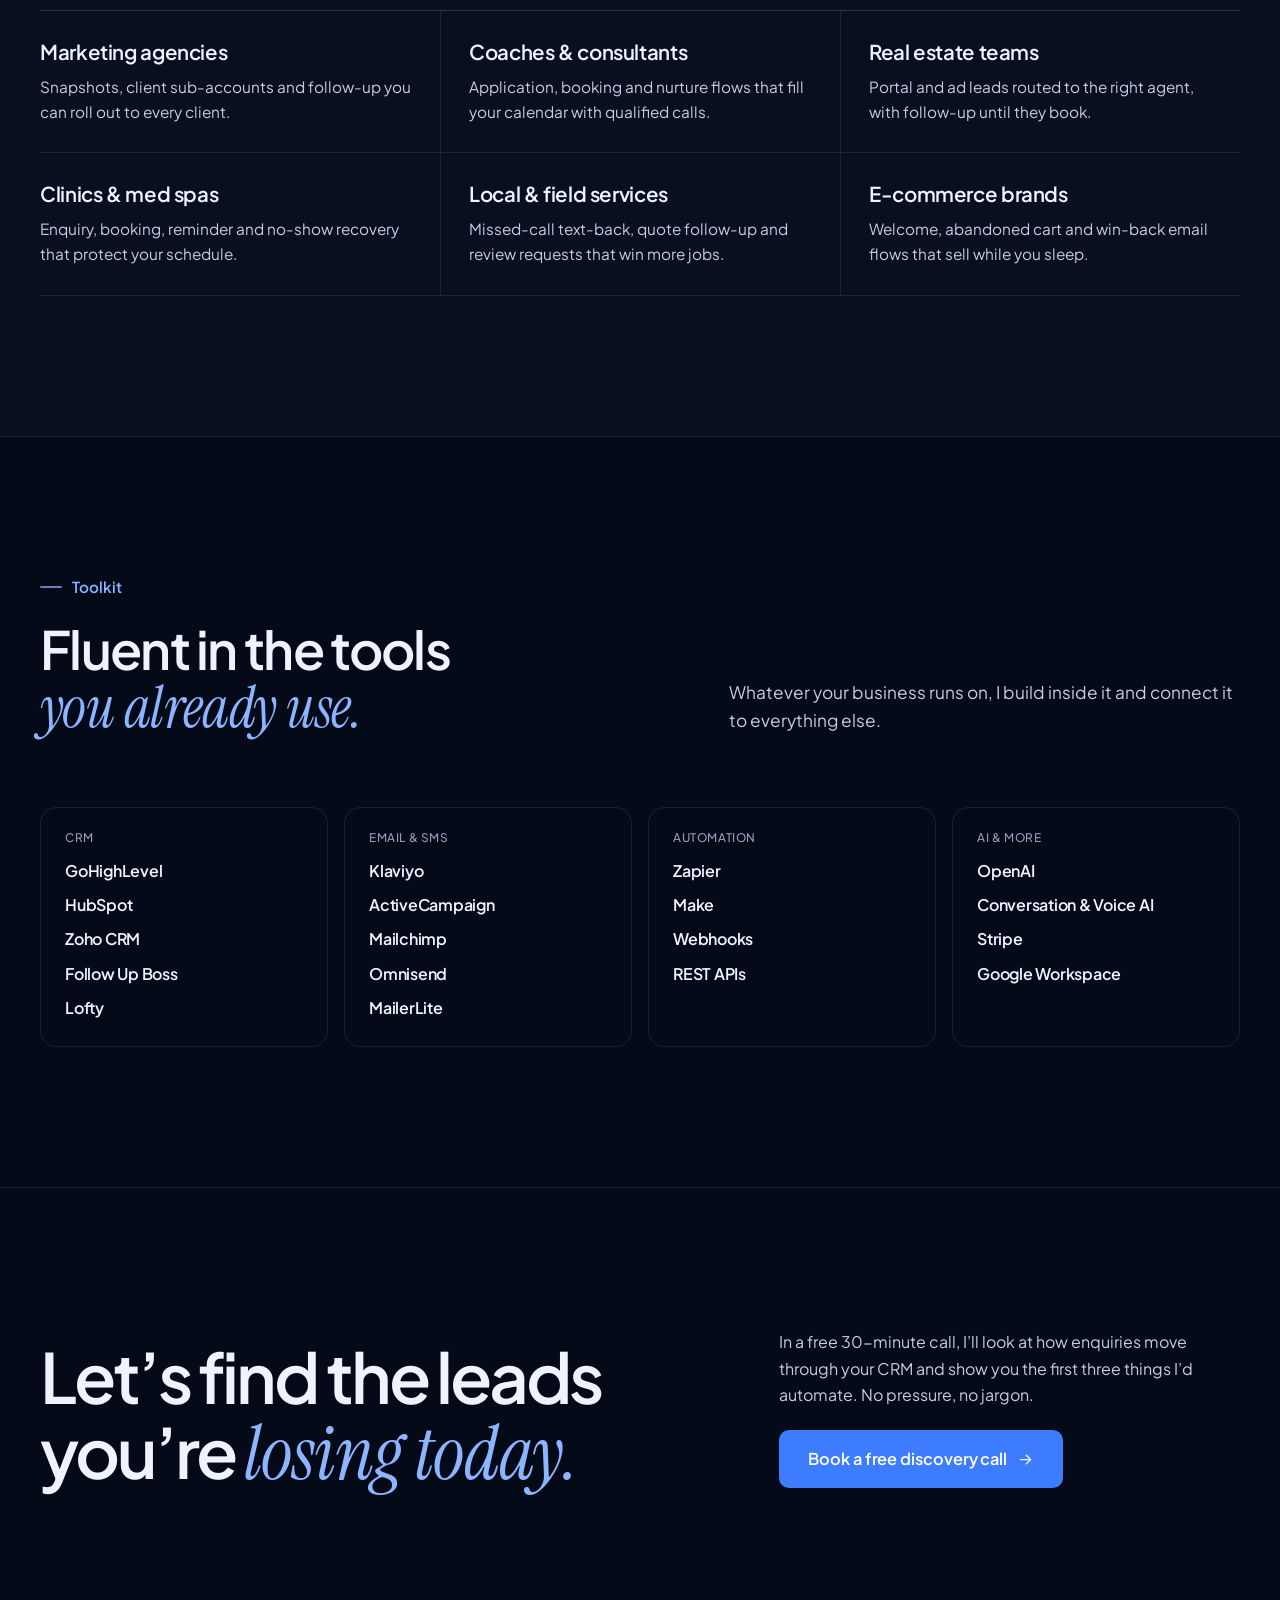
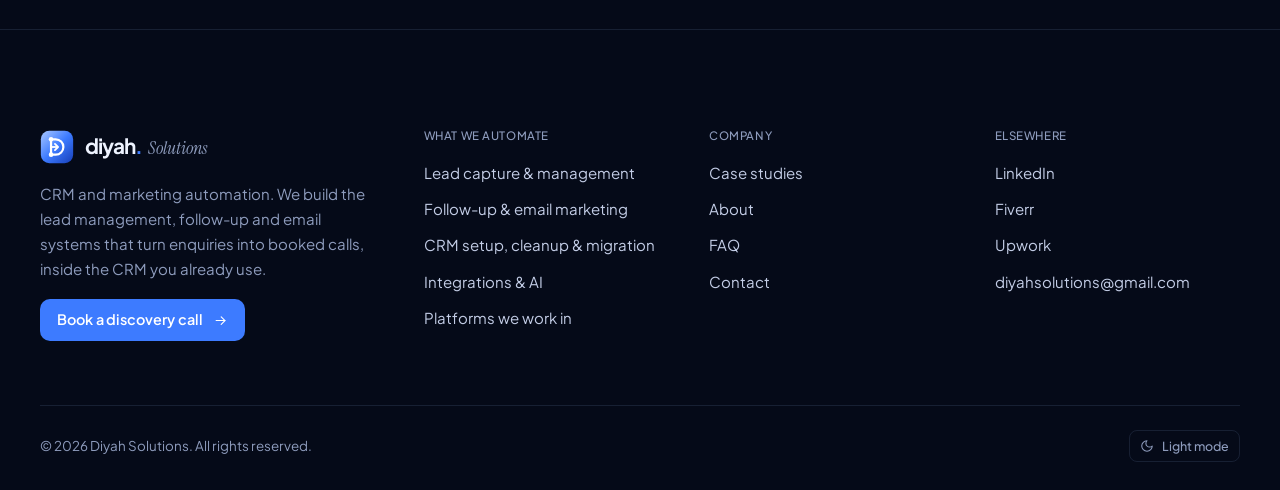
<file: about.html>
<!doctype html>
<html lang="en" data-theme="dark">
<head>
  <meta charset="utf-8">
  <meta name="viewport" content="width=device-width, initial-scale=1">
  <title>About Moridiyat Kehinde Azeez | CRM &amp; Marketing Automation Specialist | Diyah Solutions</title>
  <meta name="description" content="Meet Moridiyat Kehinde Azeez, founder of Diyah Solutions. 3+ years building CRM automation that replies to every lead, follows up for you and books more calls, in GoHighLevel, HubSpot, Zoho and more.">
  <meta name="author" content="Moridiyat Kehinde Azeez">
  <meta name="theme-color" content="#050a18">
  <!-- SITE_URL: once you have a domain, add <link rel="canonical" href="https://YOUR-DOMAIN/about.html"> and og:url here. See README. -->
  <meta property="og:type" content="website">
  <meta property="og:site_name" content="Diyah Solutions">
  <meta property="og:title" content="About Moridiyat Kehinde Azeez | CRM &amp; Marketing Automation Specialist | Diyah Solutions">
  <meta property="og:description" content="Meet Moridiyat Kehinde Azeez, founder of Diyah Solutions. 3+ years building CRM automation that replies to every lead, follows up for you and books more calls, in GoHighLevel, HubSpot, Zoho and more.">
  <meta property="og:image" content="assets/img/og-image.jpg">
  <meta name="twitter:card" content="summary_large_image">
  <link rel="icon" href="assets/img/brand/favicon.svg" type="image/svg+xml">
  <link rel="apple-touch-icon" href="assets/img/brand/apple-touch-icon.png">
  <link rel="manifest" href="site.webmanifest">
  <link rel="preload" href="assets/fonts/plus-jakarta-sans-latin-wght-normal.woff2" as="font" type="font/woff2" crossorigin>
  <link rel="preload" href="assets/fonts/instrument-serif-latin-400-italic.woff2" as="font" type="font/woff2" crossorigin>
  <script>
    (function(){var d=document.documentElement;d.classList.add("js");try{var t=localStorage.getItem("diyah-theme");if(t==="light"||t==="dark")d.setAttribute("data-theme",t);}catch(e){}try{if(!sessionStorage.getItem("diyah-intro")&&!/[?&](nointro|nopopup)/.test(location.search)&&!matchMedia("(prefers-reduced-motion: reduce)").matches)d.classList.add("show-intro");}catch(e){}})();
  </script>
  <link rel="stylesheet" href="assets/css/style.css?v=4.3">
  <script type="application/ld+json">{"@context":"https://schema.org","@type":"AboutPage","name":"About Diyah Solutions","url":"about.html","mainEntity":{"@type":"Person","name":"Moridiyat Kehinde Azeez","jobTitle":"Founder, Diyah Solutions"}}</script>
  <script type="application/ld+json">{"@context":"https://schema.org","@type":"BreadcrumbList","itemListElement":[{"@type":"ListItem","position":1,"name":"Home","item":"index.html"},{"@type":"ListItem","position":2,"name":"About","item":"about.html"}]}</script>
  <script type="application/ld+json">{"@context":"https://schema.org","@type":"Person","name":"Moridiyat Kehinde Azeez","jobTitle":"CRM Automation Specialist","worksFor":{"@type":"Organization","name":"Diyah Solutions"},"image":"assets/img/brand/moridiyat.jpg","sameAs":["https://www.linkedin.com/in/azeez-kehinde-moridiyat","https://www.fiverr.com/jamiu_crm","https://www.upwork.com/freelancers/~019ceffaa14c6c3fcf"],"knowsAbout":["CRM automation","Lead management","Email marketing automation","GoHighLevel","HighLevel workflows","A2P 10DLC registration","GoHighLevel Conversation AI","GoHighLevel Voice AI","HighLevel AI Employee","CRM management","Email marketing automation","Klaviyo","ActiveCampaign","Mailchimp","Omnisend","MailerLite","HubSpot","Sales funnels","Make.com","Zapier"]}</script>
</head>
<body data-page="about">
<div class="intro" aria-hidden="true">
  <div class="intro-inner">
    <svg class="intro-mark" viewBox="0 0 40 40"><rect class="im-bg" x="1" y="1" width="38" height="38" rx="10"/><path class="im-d" d="M13 11v18M13 11h5.5a9 9 0 0 1 0 18H13"/><path class="im-arrow" d="M13 20h6.5M17.6 16.4 21.2 20l-3.6 3.6"/><circle class="im-n1" cx="13" cy="11" r="2.7"/><circle class="im-n2" cx="13" cy="29" r="2.7"/></svg>
    <div class="intro-word"><span class="brand-name">diyah<span class="dot">.</span></span><span class="brand-sub">Solutions</span></div>
    <div class="intro-steps"><span>Lead captured</span><span>Followed up</span><span>Call booked</span></div>
    <p class="intro-line">Your CRM, <em>following up for you.</em></p>
    <div class="intro-bar"><i></i></div>
  </div>
</div>
<a class="skip-link" href="#main">Skip to content</a>
<header class="site-header">
  <div class="container nav-wrap">
    <a class="brand" href="index.html" aria-label="Diyah Solutions home">
  <svg class="brand-mark" viewBox="0 0 40 40" aria-hidden="true">
  <defs><linearGradient id="bm-h" x1="0" y1="0" x2="1" y2="1"><stop offset="0" stop-color="#a9c7ff"/><stop offset=".5" stop-color="#3d7bff"/><stop offset="1" stop-color="#173fb8"/></linearGradient></defs>
  <rect x="1" y="1" width="38" height="38" rx="10" fill="url(#bm-h)"/>
  <path d="M13 11v18M13 11h5.5a9 9 0 0 1 0 18H13" fill="none" stroke="#fff" stroke-width="2.6" stroke-linecap="round" stroke-linejoin="round"/>
  <path d="M13 20h6.5" stroke="#fff" stroke-width="2.2" stroke-linecap="round" stroke-opacity=".9"/>
  <path d="M17.6 16.4 21.2 20l-3.6 3.6" fill="none" stroke="#fff" stroke-width="2.2" stroke-linecap="round" stroke-linejoin="round"/>
  <circle cx="13" cy="11" r="2.7" fill="#fff"/><circle cx="13" cy="29" r="2.7" fill="#fff"/>
</svg>
  <span class="brand-word"><span class="brand-name">diyah<span class="dot">.</span></span><span class="brand-sub">Solutions</span></span>
</a>
    <nav class="nav" aria-label="Main"><a href="index.html">Home</a><a href="services.html">Services</a><a href="portfolio.html">Work</a><a href="about.html" aria-current="page">About</a><a href="contact.html">Contact</a></nav>
    <div class="nav-actions">
      <button class="theme-toggle icon-only" type="button" aria-label="Switch theme"><svg class="icon moon" viewBox="0 0 24 24" aria-hidden="true"><path d="M12 3a6 6 0 0 0 9 9 9 9 0 1 1-9-9Z"/></svg><svg class="icon sun" viewBox="0 0 24 24" aria-hidden="true"><circle cx="12" cy="12" r="4"/><path d="M12 2v2M12 20v2M4.93 4.93l1.41 1.41M17.66 17.66l1.41 1.41M2 12h2M20 12h2M6.34 17.66l-1.41 1.41M19.07 4.93l-1.41 1.41"/></svg></button>
      <a class="btn btn-primary btn-sm" href="contact.html#book" data-open-booking>Book a discovery call <svg class="icon arrow" viewBox="0 0 24 24" aria-hidden="true"><path d="M5 12h14"/><path d="m13 6 6 6-6 6"/></svg></a>
      <button class="menu-toggle" type="button" aria-label="Open menu" aria-expanded="false" aria-controls="mobile-nav"><span></span><span></span></button>
    </div>
  </div>
</header>
<div class="mobile-nav" id="mobile-nav">
  <ul><li><a href="index.html"><small>01</small>Home</a></li><li><a href="services.html"><small>02</small>Services</a></li><li><a href="portfolio.html"><small>03</small>Work</a></li><li><a href="about.html" aria-current="page"><small>04</small>About</a></li><li><a href="contact.html"><small>05</small>Contact</a></li></ul>
  <div class="mobile-nav-foot">
    <a class="btn btn-primary btn-lg w-full" href="contact.html#book" data-open-booking>Book a discovery call <svg class="icon arrow" viewBox="0 0 24 24" aria-hidden="true"><path d="M5 12h14"/><path d="m13 6 6 6-6 6"/></svg></a>
    <span>CRM automation for teams that would rather sell than chase.</span>
  </div>
</div>
<main id="main">
<!-- ============================ INTRO ============================ -->
<section class="section about-hero">
  <div class="container about-intro">
    <figure class="portrait" data-reveal>
      <img src="assets/img/brand/moridiyat.webp" alt="Moridiyat Kehinde Azeez, founder of Diyah Solutions" width="1170" height="1105">
      <figcaption><b>Moridiyat Kehinde Azeez</b><span>Founder, Diyah Solutions</span></figcaption>
    </figure>
    <div class="about-copy">
      <nav class="breadcrumb" aria-label="Breadcrumb"><a href="index.html">Home</a><span aria-hidden="true">/</span><span>About</span></nav>
      <span class="label" data-reveal>Hi, I&rsquo;m Moridiyat</span>
      <h1 data-reveal style="--i:1">I make sure your leads <em>never wait.</em></h1>
      <p class="lead" data-reveal style="--i:2">I&rsquo;m the founder of Diyah Solutions. For more than three years I&rsquo;ve helped agencies, coaches, clinics, real estate teams and local businesses turn the CRM they already pay for into a system that replies, follows up and books calls for them.</p>
      <p data-reveal style="--i:3">Most businesses don&rsquo;t have a lead problem. They have a follow-up problem. Enquiries arrive while the team is busy, replies go out hours later, and people who weren&rsquo;t ready on day one are never contacted again. My job is to close those gaps, quietly, in the background, so you stop losing customers you already paid to attract.</p>
      <div class="facts" data-reveal style="--i:4">
        <div class="fact"><b data-count="3" data-suffix="+">3+</b><span>years building CRM automation</span></div>
        <div class="fact"><b data-count="5.0" data-decimals="1">5.0</b><span>average from 16 client reviews</span></div>
        <div class="fact"><b data-count="9">9</b><span>detailed case studies with screenshots</span></div>
        <div class="fact"><b data-count="15" data-suffix="+">15+</b><span>platforms built and connected</span></div>
      </div>
      <div class="btn-row" data-reveal style="--i:5">
        <a class="btn btn-primary btn-lg" href="contact.html#book" data-open-booking>Book a free discovery call <svg class="icon arrow" viewBox="0 0 24 24" aria-hidden="true"><path d="M5 12h14"/><path d="m13 6 6 6-6 6"/></svg></a>
        <a class="btn btn-ghost btn-lg" href="portfolio.html">See my work</a>
      </div>
    </div>
  </div>
</section>

<!-- ============================ WHAT YOU GET ============================ -->
<section class="section bg-2">
  <div class="container">
    <div class="head split">
      <span class="label" data-reveal>What changes for you</span>
      <h2 data-reveal style="--i:1">What you get when we <em>work together.</em></h2>
      <p class="lead" data-reveal style="--i:2">You&rsquo;re not hiring someone to click buttons in your CRM. You&rsquo;re buying back time, booked calls and peace of mind.</p>
    </div>
    <div class="benefits" data-stagger>
      <div class="benefit"><h3>Every lead answered in minutes</h3><p>New enquiries get a personal reply straight away, day or night, so the first business to respond is yours.</p></div>
      <div class="benefit"><h3>More booked calls, same team</h3><p>Follow-up keeps going until people book, reply or opt out. Nobody on your team has to remember to chase.</p></div>
      <div class="benefit"><h3>A CRM you can trust</h3><p>Clean data, clear pipeline stages and simple reports, so you always know where every deal stands.</p></div>
      <div class="benefit"><h3>No platform switch required</h3><p>I work inside the CRM you already use. If another tool would genuinely serve you better, I&rsquo;ll explain why and let you decide.</p></div>
      <div class="benefit"><h3>Messages that sound like you</h3><p>I write the emails, texts and AI scripts in your voice, so automation never feels robotic to your customers.</p></div>
      <div class="benefit"><h3>You own everything</h3><p>Every build is labelled, documented and explained on video. You&rsquo;re never locked in or left guessing.</p></div>
    </div>
  </div>
</section>

<!-- ============================ STORY / APPROACH ============================ -->
<section class="section">
  <div class="container story">
    <div class="story-head">
      <span class="label" data-reveal>Why I do this</span>
      <h2 data-reveal style="--i:1">Good businesses lose customers to <em>slow follow-up.</em> I fix that.</h2>
    </div>
    <div class="story-body">
      <p data-reveal>I started out building workflows for businesses that were already spending money on ads, referrals and content, yet still watching leads go cold. The offer was rarely the issue. The gap was always the same: what happens in the minutes, days and weeks after someone says &ldquo;I&rsquo;m interested&rdquo;.</p>
      <p data-reveal style="--i:1">That&rsquo;s why I focus on the job, not the software. Whether you run GoHighLevel, HubSpot, Zoho or something else, the work is the same: capture every lead, reply fast, follow up like a human, book the call and keep the data clean. GoHighLevel is where I&rsquo;m most at home, but I&rsquo;ll always start with what you have.</p>
      <p data-reveal style="--i:2">I understand the business first and build second. Before anything goes live, every path is tested the way a real customer would use it. Then I hand it over with documentation and walkthrough videos, and stay on if you want ongoing support.</p>
      <figure class="pull" data-reveal style="--i:3">
        <blockquote>&ldquo;Extremely professional and knowledgeable. She took my messy setup and completely overhauled it into a smooth, automated process. It has already saved my team hours of manual work.&rdquo;</blockquote>
        <figcaption>mamydean &middot; Ireland &middot; via Fiverr</figcaption>
      </figure>
    </div>
  </div>
</section>

<!-- ============================ WHO I HELP ============================ -->
<section class="section bg-2">
  <div class="container">
    <div class="head split">
      <span class="label" data-reveal>Who I help</span>
      <h2 data-reveal style="--i:1">Built for teams that live on <em>leads and bookings.</em></h2>
      <p class="lead" data-reveal style="--i:2">If new business starts with an enquiry and ends with a call, appointment or sale, I can help you get more of them over the line.</p>
    </div>
    <div class="who" data-stagger="left">
      <div class="who-item"><h3>Marketing agencies</h3><p>Snapshots, client sub-accounts and follow-up you can roll out to every client.</p></div>
      <div class="who-item"><h3>Coaches &amp; consultants</h3><p>Application, booking and nurture flows that fill your calendar with qualified calls.</p></div>
      <div class="who-item"><h3>Real estate teams</h3><p>Portal and ad leads routed to the right agent, with follow-up until they book.</p></div>
      <div class="who-item"><h3>Clinics &amp; med spas</h3><p>Enquiry, booking, reminder and no-show recovery that protect your schedule.</p></div>
      <div class="who-item"><h3>Local &amp; field services</h3><p>Missed-call text-back, quote follow-up and review requests that win more jobs.</p></div>
      <div class="who-item"><h3>E-commerce brands</h3><p>Welcome, abandoned cart and win-back email flows that sell while you sleep.</p></div>
    </div>
  </div>
</section>

<!-- ============================ CREDENTIALS ============================ -->
<section class="section" id="toolkit">
  <div class="container">
    <div class="head split">
      <span class="label" data-reveal>Toolkit</span>
      <h2 data-reveal style="--i:1">Fluent in the tools <em>you already use.</em></h2>
      <p class="lead" data-reveal style="--i:2">Whatever your business runs on, I build inside it and connect it to everything else.</p>
    </div>
    <div class="toolkit" data-stagger>
      <div class="tool-group"><h3>CRM</h3><ul><li>GoHighLevel</li><li>HubSpot</li><li>Zoho CRM</li><li>Follow Up Boss</li><li>Lofty</li></ul></div>
      <div class="tool-group"><h3>Email &amp; SMS</h3><ul><li>Klaviyo</li><li>ActiveCampaign</li><li>Mailchimp</li><li>Omnisend</li><li>MailerLite</li></ul></div>
      <div class="tool-group"><h3>Automation</h3><ul><li>Zapier</li><li>Make</li><li>Webhooks</li><li>REST APIs</li></ul></div>
      <div class="tool-group"><h3>AI &amp; more</h3><ul><li>OpenAI</li><li>Conversation &amp; Voice AI</li><li>Stripe</li><li>Google Workspace</li></ul></div>
    </div>
  </div>
</section>

<!-- ============================ CTA ============================ -->
<section class="section closing">
  <div class="container">
    <h2 data-reveal>Let&rsquo;s find the leads you&rsquo;re <em>losing today.</em></h2>
    <div class="closing-side" data-reveal style="--i:1">
      <p>In a free 30-minute call, I&rsquo;ll look at how enquiries move through your CRM and show you the first three things I&rsquo;d automate. No pressure, no jargon.</p>
      <a class="btn btn-primary btn-lg" href="contact.html#book" data-open-booking>Book a free discovery call <svg class="icon arrow" viewBox="0 0 24 24" aria-hidden="true"><path d="M5 12h14"/><path d="m13 6 6 6-6 6"/></svg></a>
    </div>
  </div>
</section>
</main>
<footer class="footer">
  <div class="container">
    <div class="footer-top">
      <div class="footer-about">
        <a class="brand" href="index.html" aria-label="Diyah Solutions home">
  <svg class="brand-mark" viewBox="0 0 40 40" aria-hidden="true">
  <defs><linearGradient id="bm-f" x1="0" y1="0" x2="1" y2="1"><stop offset="0" stop-color="#a9c7ff"/><stop offset=".5" stop-color="#3d7bff"/><stop offset="1" stop-color="#173fb8"/></linearGradient></defs>
  <rect x="1" y="1" width="38" height="38" rx="10" fill="url(#bm-f)"/>
  <path d="M13 11v18M13 11h5.5a9 9 0 0 1 0 18H13" fill="none" stroke="#fff" stroke-width="2.6" stroke-linecap="round" stroke-linejoin="round"/>
  <path d="M13 20h6.5" stroke="#fff" stroke-width="2.2" stroke-linecap="round" stroke-opacity=".9"/>
  <path d="M17.6 16.4 21.2 20l-3.6 3.6" fill="none" stroke="#fff" stroke-width="2.2" stroke-linecap="round" stroke-linejoin="round"/>
  <circle cx="13" cy="11" r="2.7" fill="#fff"/><circle cx="13" cy="29" r="2.7" fill="#fff"/>
</svg>
  <span class="brand-word"><span class="brand-name">diyah<span class="dot">.</span></span><span class="brand-sub">Solutions</span></span>
</a>
        <p>CRM and marketing automation. We build the lead management, follow-up and email systems that turn enquiries into booked calls, inside the CRM you already use.</p>
        <div><a class="btn btn-primary btn-sm" href="contact.html#book" data-open-booking>Book a discovery call <svg class="icon arrow" viewBox="0 0 24 24" aria-hidden="true"><path d="M5 12h14"/><path d="m13 6 6 6-6 6"/></svg></a></div>
      </div>
      <div>
        <h4>What we automate</h4>
        <ul>
          <li><a href="services.html#lead-management">Lead capture &amp; management</a></li>
          <li><a href="services.html#follow-up">Follow-up &amp; email marketing</a></li>
          <li><a href="services.html#crm-setup">CRM setup, cleanup &amp; migration</a></li>
          <li><a href="services.html#integrations">Integrations &amp; AI</a></li>
          <li><a href="services.html#platforms">Platforms we work in</a></li>
        </ul>
      </div>
      <div>
        <h4>Company</h4>
        <ul>
          <li><a href="portfolio.html">Case studies</a></li>
          <li><a href="about.html">About</a></li>
          <li><a href="services.html#faq">FAQ</a></li>
          <li><a href="contact.html">Contact</a></li>
        </ul>
      </div>
      <div>
        <h4>Elsewhere</h4>
        <ul>
          <li><a href="https://www.linkedin.com/in/azeez-kehinde-moridiyat" target="_blank" rel="noopener">LinkedIn</a></li>
          <li><a href="https://www.fiverr.com/jamiu_crm" target="_blank" rel="noopener">Fiverr</a></li>
          <li><a href="https://www.upwork.com/freelancers/~019ceffaa14c6c3fcf" target="_blank" rel="noopener">Upwork</a></li>
          <li><a href="mailto:diyahsolutions@gmail.com">diyahsolutions@gmail.com</a></li>
        </ul>
      </div>
    </div>
    <div class="footer-bottom">
      <span>&copy; <span data-year>2026</span> Diyah Solutions. All rights reserved.</span>
      <button class="theme-toggle" type="button" aria-label="Switch theme"><svg class="icon moon" viewBox="0 0 24 24" aria-hidden="true"><path d="M12 3a6 6 0 0 0 9 9 9 9 0 1 1-9-9Z"/></svg><svg class="icon sun" viewBox="0 0 24 24" aria-hidden="true"><circle cx="12" cy="12" r="4"/><path d="M12 2v2M12 20v2M4.93 4.93l1.41 1.41M17.66 17.66l1.41 1.41M2 12h2M20 12h2M6.34 17.66l-1.41 1.41M19.07 4.93l-1.41 1.41"/></svg><span class="tt-label">Theme</span></button>
    </div>
  </div>
</footer>
<!-- Discovery-call pop-up: video testimonial + booking flow (see assets/js/main.js, BOOKING config) -->
<div class="dc" id="discovery" role="dialog" aria-modal="true" aria-labelledby="dc-title" hidden>
  <div class="dc-backdrop" data-dc-close></div>
  <div class="dc-panel">
    <button class="icon-btn dc-close" type="button" data-dc-close aria-label="Close"><svg class="icon" viewBox="0 0 24 24" aria-hidden="true"><path d="M18 6 6 18M6 6l12 12"/></svg></button>
    <div class="dc-media">
      <video playsinline muted loop preload="none" poster="assets/img/testimonial-poster.jpg" aria-label="Client video testimonial">
        <source src="assets/video/testimonial.mp4" type="video/mp4">
      </video>
      <div class="dc-media-top"><span class="live-dot"></span> Client video review</div>
      <div class="dc-media-bottom">
        <p>&ldquo;Hear it from a client, then let&rsquo;s map what your CRM should be doing for you.&rdquo;</p>
        <button class="dc-sound" type="button" aria-pressed="false"><svg class="icon" viewBox="0 0 24 24" aria-hidden="true"><path d="M11 5 6 9H2v6h4l5 4z"/><path d="m23 9-6 6M17 9l6 6"/></svg><span>Tap for sound</span></button>
        <small>Verified client &middot; CRM automation project</small>
      </div>
      <div class="dc-progress"><i></i></div>
    </div>
    <div class="dc-body"><div data-flow="popup"></div></div>
  </div>
</div>
<button class="dc-tab" type="button" data-open-booking aria-label="Book a free discovery call">
  <img src="assets/img/testimonial-poster.jpg" alt="" width="44" height="44">
  <span><small>Free &middot; 30 min</small><b>Book a discovery call</b></span>
</button>
<script src="assets/js/main.js?v=4.3" defer></script>
</body>
</html>
</file>
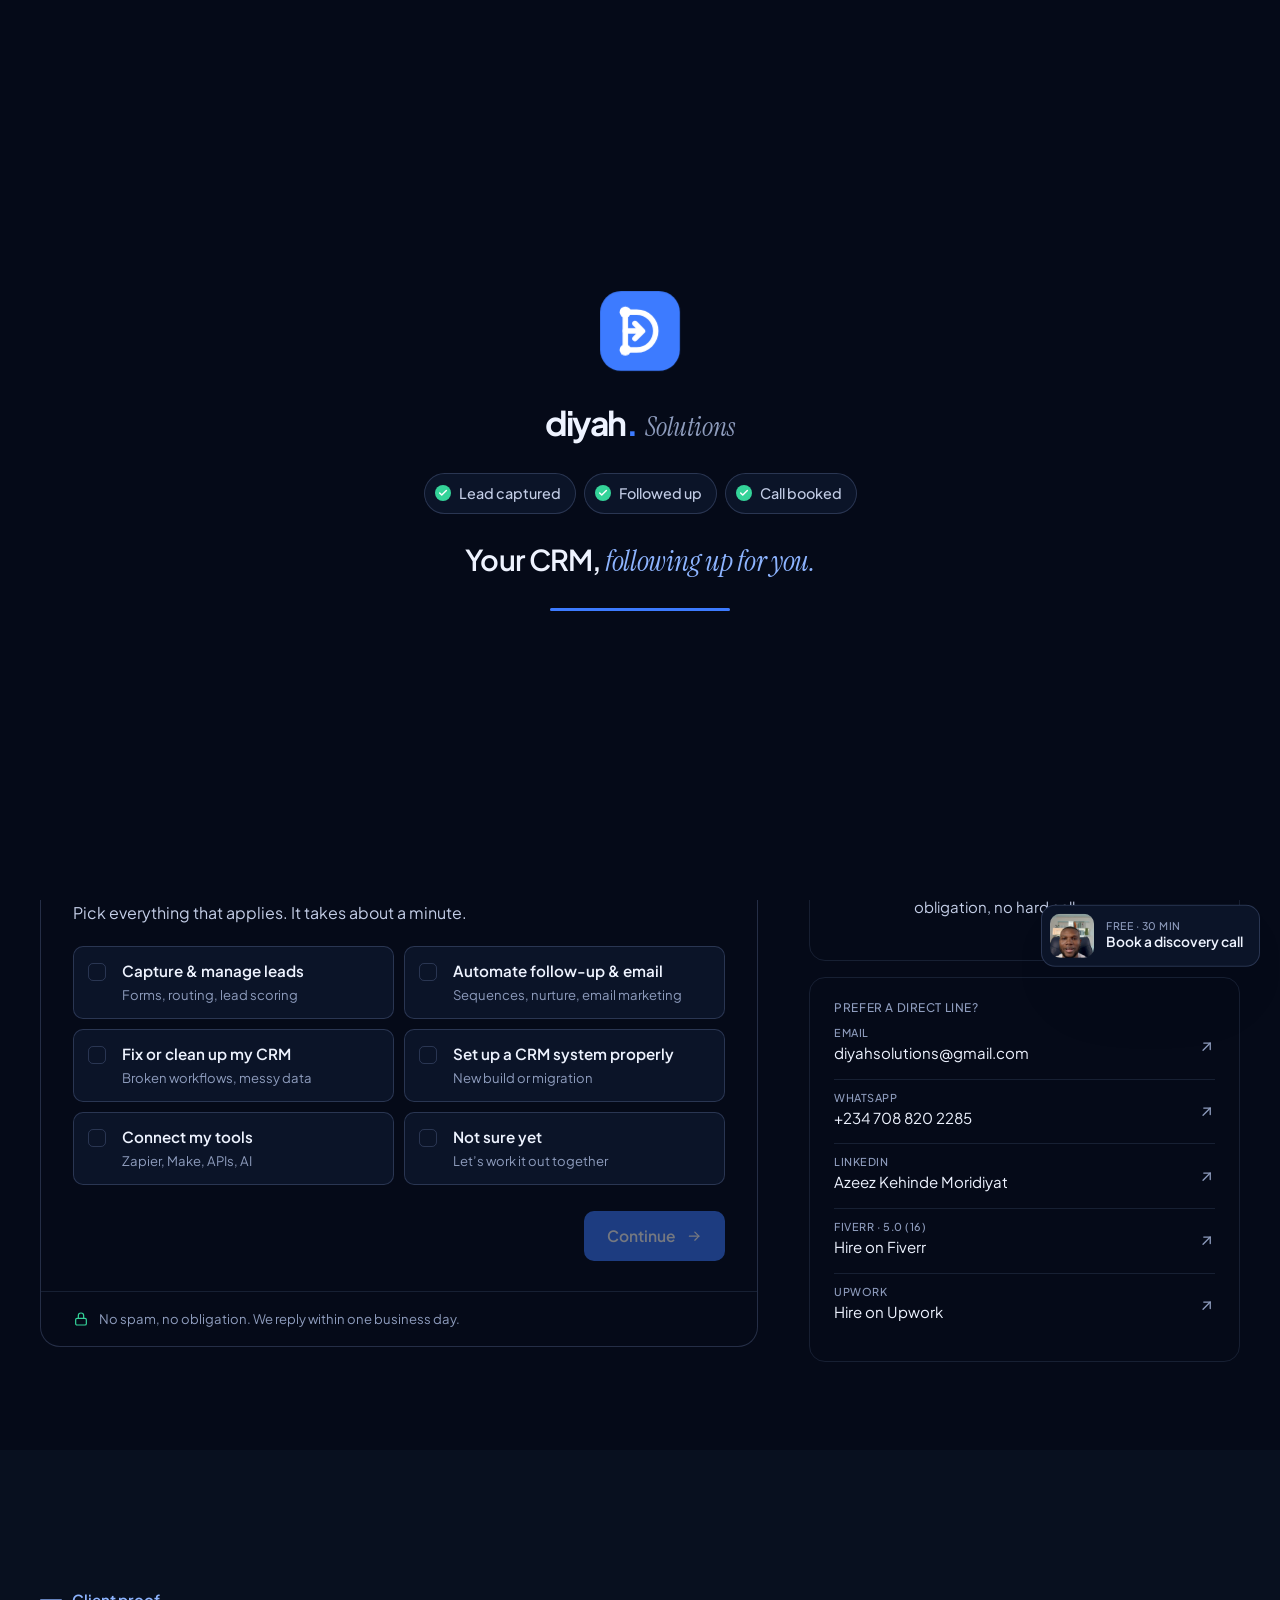
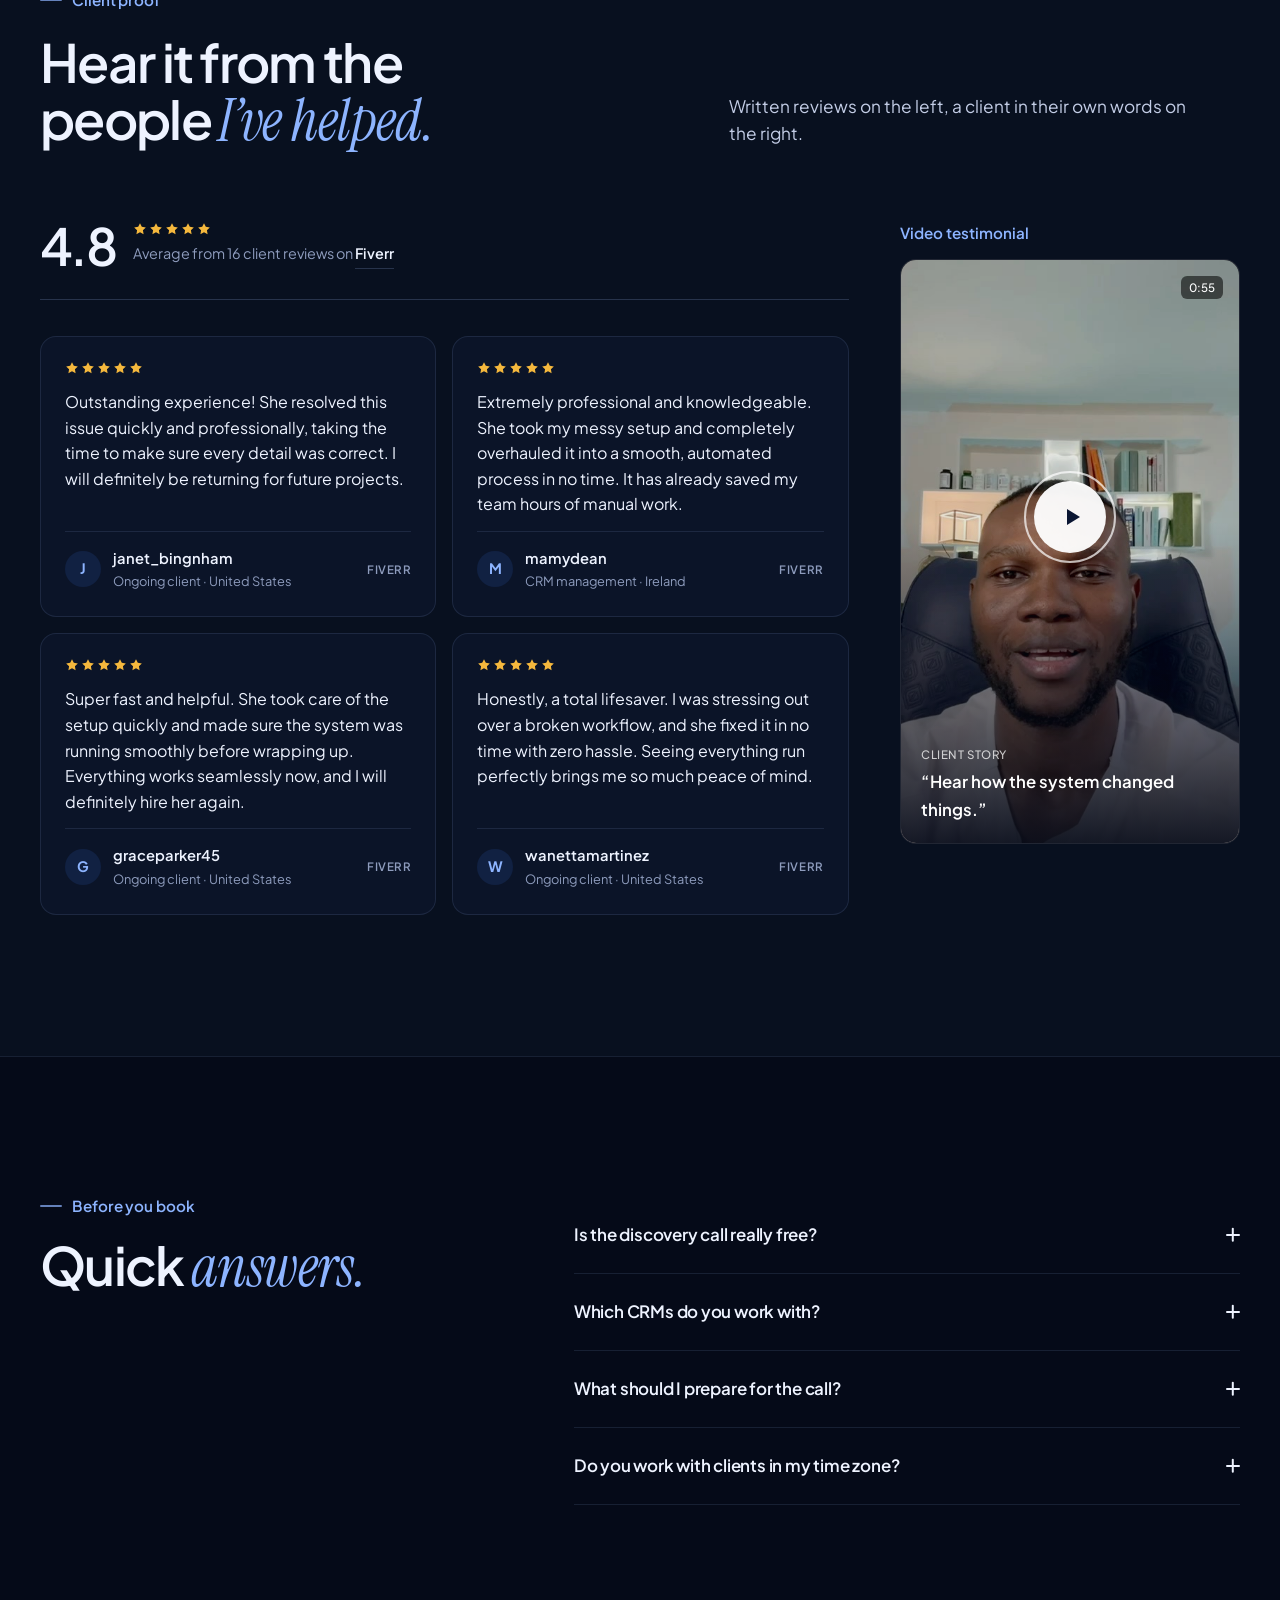
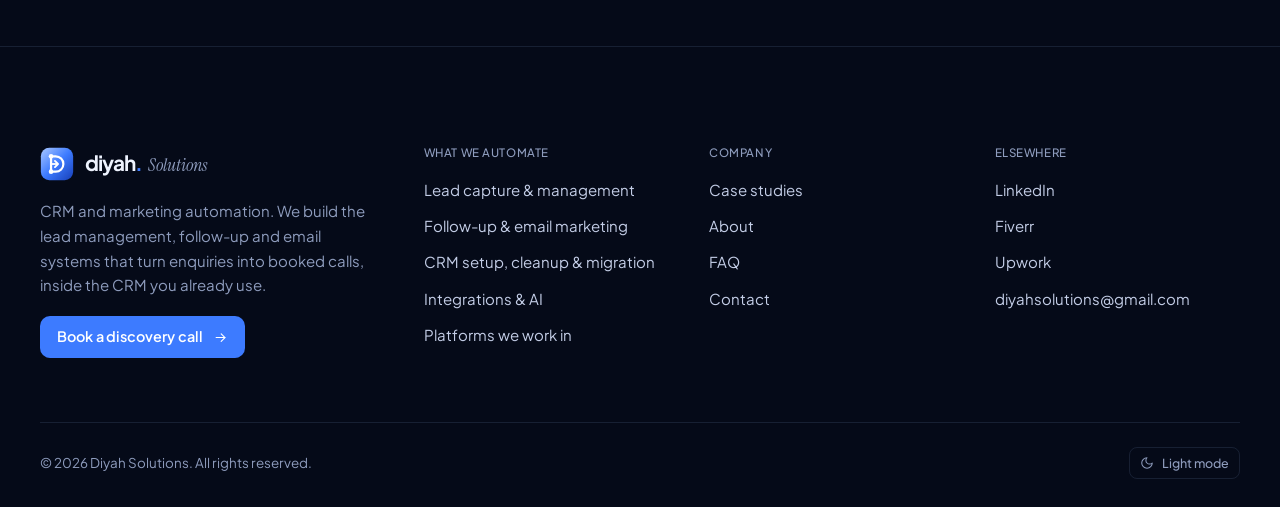
<file: contact.html>
<!doctype html>
<html lang="en" data-theme="dark">
<head>
  <meta charset="utf-8">
  <meta name="viewport" content="width=device-width, initial-scale=1">
  <title>Contact | Book a Free CRM Automation Discovery Call | Diyah Solutions</title>
  <meta name="description" content="Book a free 30-minute discovery call about your CRM automation, lead management or email marketing, or send Diyah Solutions a message. We reply within one business day.">
  <meta name="author" content="Moridiyat Kehinde Azeez">
  <meta name="theme-color" content="#050a18">
  <!-- SITE_URL: once you have a domain, add <link rel="canonical" href="https://YOUR-DOMAIN/contact.html"> and og:url here. See README. -->
  <meta property="og:type" content="website">
  <meta property="og:site_name" content="Diyah Solutions">
  <meta property="og:title" content="Contact | Book a Free CRM Automation Discovery Call | Diyah Solutions">
  <meta property="og:description" content="Book a free 30-minute discovery call about your CRM automation, lead management or email marketing, or send Diyah Solutions a message. We reply within one business day.">
  <meta property="og:image" content="assets/img/og-image.jpg">
  <meta name="twitter:card" content="summary_large_image">
  <link rel="icon" href="assets/img/brand/favicon.svg" type="image/svg+xml">
  <link rel="apple-touch-icon" href="assets/img/brand/apple-touch-icon.png">
  <link rel="manifest" href="site.webmanifest">
  <link rel="preload" href="assets/fonts/plus-jakarta-sans-latin-wght-normal.woff2" as="font" type="font/woff2" crossorigin>
  <link rel="preload" href="assets/fonts/instrument-serif-latin-400-italic.woff2" as="font" type="font/woff2" crossorigin>
  <script>
    (function(){var d=document.documentElement;d.classList.add("js");try{var t=localStorage.getItem("diyah-theme");if(t==="light"||t==="dark")d.setAttribute("data-theme",t);}catch(e){}try{if(!sessionStorage.getItem("diyah-intro")&&!/[?&](nointro|nopopup)/.test(location.search)&&!matchMedia("(prefers-reduced-motion: reduce)").matches)d.classList.add("show-intro");}catch(e){}})();
  </script>
  <link rel="stylesheet" href="assets/css/style.css?v=4.3">
  <script type="application/ld+json">{"@context":"https://schema.org","@type":"ContactPage","name":"Contact Diyah Solutions","url":"contact.html","mainEntity":{"@type":"ProfessionalService","name":"Diyah Solutions","email":"diyahsolutions@gmail.com","telephone":"+2347088202285","areaServed":"Worldwide"}}</script>
  <script type="application/ld+json">{"@context":"https://schema.org","@type":"BreadcrumbList","itemListElement":[{"@type":"ListItem","position":1,"name":"Home","item":"index.html"},{"@type":"ListItem","position":2,"name":"Contact","item":"contact.html"}]}</script>
</head>
<body data-page="contact" data-autopopup="off">
<div class="intro" aria-hidden="true">
  <div class="intro-inner">
    <svg class="intro-mark" viewBox="0 0 40 40"><rect class="im-bg" x="1" y="1" width="38" height="38" rx="10"/><path class="im-d" d="M13 11v18M13 11h5.5a9 9 0 0 1 0 18H13"/><path class="im-arrow" d="M13 20h6.5M17.6 16.4 21.2 20l-3.6 3.6"/><circle class="im-n1" cx="13" cy="11" r="2.7"/><circle class="im-n2" cx="13" cy="29" r="2.7"/></svg>
    <div class="intro-word"><span class="brand-name">diyah<span class="dot">.</span></span><span class="brand-sub">Solutions</span></div>
    <div class="intro-steps"><span>Lead captured</span><span>Followed up</span><span>Call booked</span></div>
    <p class="intro-line">Your CRM, <em>following up for you.</em></p>
    <div class="intro-bar"><i></i></div>
  </div>
</div>
<a class="skip-link" href="#main">Skip to content</a>
<header class="site-header">
  <div class="container nav-wrap">
    <a class="brand" href="index.html" aria-label="Diyah Solutions home">
  <svg class="brand-mark" viewBox="0 0 40 40" aria-hidden="true">
  <defs><linearGradient id="bm-h" x1="0" y1="0" x2="1" y2="1"><stop offset="0" stop-color="#a9c7ff"/><stop offset=".5" stop-color="#3d7bff"/><stop offset="1" stop-color="#173fb8"/></linearGradient></defs>
  <rect x="1" y="1" width="38" height="38" rx="10" fill="url(#bm-h)"/>
  <path d="M13 11v18M13 11h5.5a9 9 0 0 1 0 18H13" fill="none" stroke="#fff" stroke-width="2.6" stroke-linecap="round" stroke-linejoin="round"/>
  <path d="M13 20h6.5" stroke="#fff" stroke-width="2.2" stroke-linecap="round" stroke-opacity=".9"/>
  <path d="M17.6 16.4 21.2 20l-3.6 3.6" fill="none" stroke="#fff" stroke-width="2.2" stroke-linecap="round" stroke-linejoin="round"/>
  <circle cx="13" cy="11" r="2.7" fill="#fff"/><circle cx="13" cy="29" r="2.7" fill="#fff"/>
</svg>
  <span class="brand-word"><span class="brand-name">diyah<span class="dot">.</span></span><span class="brand-sub">Solutions</span></span>
</a>
    <nav class="nav" aria-label="Main"><a href="index.html">Home</a><a href="services.html">Services</a><a href="portfolio.html">Work</a><a href="about.html">About</a><a href="contact.html" aria-current="page">Contact</a></nav>
    <div class="nav-actions">
      <button class="theme-toggle icon-only" type="button" aria-label="Switch theme"><svg class="icon moon" viewBox="0 0 24 24" aria-hidden="true"><path d="M12 3a6 6 0 0 0 9 9 9 9 0 1 1-9-9Z"/></svg><svg class="icon sun" viewBox="0 0 24 24" aria-hidden="true"><circle cx="12" cy="12" r="4"/><path d="M12 2v2M12 20v2M4.93 4.93l1.41 1.41M17.66 17.66l1.41 1.41M2 12h2M20 12h2M6.34 17.66l-1.41 1.41M19.07 4.93l-1.41 1.41"/></svg></button>
      <a class="btn btn-primary btn-sm" href="contact.html#book" data-open-booking>Book a discovery call <svg class="icon arrow" viewBox="0 0 24 24" aria-hidden="true"><path d="M5 12h14"/><path d="m13 6 6 6-6 6"/></svg></a>
      <button class="menu-toggle" type="button" aria-label="Open menu" aria-expanded="false" aria-controls="mobile-nav"><span></span><span></span></button>
    </div>
  </div>
</header>
<div class="mobile-nav" id="mobile-nav">
  <ul><li><a href="index.html"><small>01</small>Home</a></li><li><a href="services.html"><small>02</small>Services</a></li><li><a href="portfolio.html"><small>03</small>Work</a></li><li><a href="about.html"><small>04</small>About</a></li><li><a href="contact.html" aria-current="page"><small>05</small>Contact</a></li></ul>
  <div class="mobile-nav-foot">
    <a class="btn btn-primary btn-lg w-full" href="contact.html#book" data-open-booking>Book a discovery call <svg class="icon arrow" viewBox="0 0 24 24" aria-hidden="true"><path d="M5 12h14"/><path d="m13 6 6 6-6 6"/></svg></a>
    <span>CRM automation for teams that would rather sell than chase.</span>
  </div>
</div>
<main id="main">
<section class="page-hero">
  <div class="container">
    <nav class="breadcrumb" aria-label="Breadcrumb"><a href="index.html">Home</a><span aria-hidden="true">/</span><span>Contact</span></nav>
    <span class="label" data-reveal>Let&rsquo;s talk</span>
    <h1 data-reveal style="--i:1">Tell us what your CRM <em>should</em> be doing.</h1>
    <p class="lead" data-reveal style="--i:2">Book a free 30-minute discovery call and we&rsquo;ll map where leads are slipping through. Prefer to write? Send a message instead. Either way, you&rsquo;ll hear back within one business day.</p>
  </div>
</section>

<section class="section-tight" id="book">
  <div class="container contact-wrap">
    <div class="contact-card" data-reveal>
      <div class="seg" role="tablist" aria-label="How would you like to get in touch?">
        <button type="button" role="tab" id="tab-book" aria-controls="panel-book" aria-selected="true" data-hash="#book"><b>Book a discovery call</b><small>Free &middot; 30 minutes &middot; 1 minute to request</small></button>
        <button type="button" role="tab" id="tab-message" aria-controls="panel-message" aria-selected="false" tabindex="-1" data-hash="#message"><b>Send a message</b><small>Questions, quotes or anything else</small></button>
      </div>

      <div class="seg-panel" id="panel-book" role="tabpanel" aria-labelledby="tab-book">
        <div data-flow="inline"></div>
      </div>

      <div class="seg-panel" id="panel-message" role="tabpanel" aria-labelledby="tab-message" hidden>
        <form class="msg-form" id="message-form" novalidate>
          <div class="fields">
            <div class="field"><label for="m-name">Your name</label><input id="m-name" name="name" autocomplete="name" required><span class="err">Please add your name.</span></div>
            <div class="field"><label for="m-email">Email</label><input id="m-email" name="email" type="email" autocomplete="email" required><span class="err">Please add a valid email.</span></div>
            <div class="field full"><label for="m-biz">Business or website <small>Optional</small></label><input id="m-biz" name="business" autocomplete="organization"></div>
          </div>
          <div class="field">
            <label>What&rsquo;s it about? <small>Optional</small></label>
            <div class="opts" role="group" aria-label="Topics">
              <button type="button" class="opt" role="checkbox" aria-checked="false" data-v="Lead management"><span class="box"><svg class="icon" viewBox="0 0 24 24" aria-hidden="true"><path d="M20 6 9 17l-5-5"/></svg></span><b>Lead management</b></button>
              <button type="button" class="opt" role="checkbox" aria-checked="false" data-v="Follow-up & email"><span class="box"><svg class="icon" viewBox="0 0 24 24" aria-hidden="true"><path d="M20 6 9 17l-5-5"/></svg></span><b>Follow-up &amp; email</b></button>
              <button type="button" class="opt" role="checkbox" aria-checked="false" data-v="CRM setup or cleanup"><span class="box"><svg class="icon" viewBox="0 0 24 24" aria-hidden="true"><path d="M20 6 9 17l-5-5"/></svg></span><b>CRM setup or cleanup</b></button>
              <button type="button" class="opt" role="checkbox" aria-checked="false" data-v="Integrations & AI"><span class="box"><svg class="icon" viewBox="0 0 24 24" aria-hidden="true"><path d="M20 6 9 17l-5-5"/></svg></span><b>Integrations &amp; AI</b></button>
              <button type="button" class="opt" role="checkbox" aria-checked="false" data-v="A quote"><span class="box"><svg class="icon" viewBox="0 0 24 24" aria-hidden="true"><path d="M20 6 9 17l-5-5"/></svg></span><b>A quote</b></button>
              <button type="button" class="opt" role="checkbox" aria-checked="false" data-v="Something else"><span class="box"><svg class="icon" viewBox="0 0 24 24" aria-hidden="true"><path d="M20 6 9 17l-5-5"/></svg></span><b>Something else</b></button>
            </div>
          </div>
          <div class="field"><label for="m-msg">Your message</label><textarea id="m-msg" name="message" rows="5" required placeholder="What's happening in your CRM today, and what would you like it to do?"></textarea><span class="err">Please write a short message.</span></div>
          <div class="send-row">
            <button type="button" class="btn btn-primary btn-lg" data-msg="endpoint">Send message <svg class="icon arrow" viewBox="0 0 24 24" aria-hidden="true"><path d="M5 12h14"/><path d="m13 6 6 6-6 6"/></svg></button>
            <button type="button" class="btn btn-primary btn-lg" data-msg="whatsapp"><svg class="icon" viewBox="0 0 24 24" aria-hidden="true"><path d="M3 21l1.65-3.8a9 9 0 1 1 3.4 2.9z"/></svg> Send on WhatsApp</button>
            <button type="button" class="btn btn-ghost btn-lg" data-msg="email"><svg class="icon" viewBox="0 0 24 24" aria-hidden="true"><rect x="2" y="4" width="20" height="16" rx="3"/><path d="m22 7-10 6L2 7"/></svg> Send by email</button>
          </div>
          <p class="tz-note msg-status" hidden role="status"><svg class="icon" viewBox="0 0 24 24" aria-hidden="true"><path d="M20 6 9 17l-5-5"/></svg> Thanks! If WhatsApp or your email app opened, just press send. We&rsquo;ll reply within one business day.</p>
        </form>
      </div>
    </div>

    <aside class="side">
      <div class="side-block" data-reveal style="--i:1">
        <h3>What happens next</h3>
        <ol class="next-steps">
          <li>We confirm a time that suits your time zone, usually within a day.</li>
          <li>On the call, we look at how leads move through your CRM today.</li>
          <li>You get a clear plan and a quote. No obligation, no hard sell.</li>
        </ol>
      </div>
      <div class="side-block" data-reveal style="--i:2">
        <h3>Prefer a direct line?</h3>
        <div class="channels">
          <a class="channel" href="mailto:diyahsolutions@gmail.com"><span><small>Email</small>diyahsolutions@gmail.com</span><svg class="icon" viewBox="0 0 24 24" aria-hidden="true"><path d="M7 17 17 7"/><path d="M8 7h9v9"/></svg></a>
          <a class="channel" href="#" data-wa><span><small>WhatsApp</small>+234 708 820 2285</span><svg class="icon" viewBox="0 0 24 24" aria-hidden="true"><path d="M7 17 17 7"/><path d="M8 7h9v9"/></svg></a>
          <a class="channel" href="https://www.linkedin.com/in/azeez-kehinde-moridiyat" target="_blank" rel="noopener"><span><small>LinkedIn</small>Azeez Kehinde Moridiyat</span><svg class="icon" viewBox="0 0 24 24" aria-hidden="true"><path d="M7 17 17 7"/><path d="M8 7h9v9"/></svg></a>
          <a class="channel" href="https://www.fiverr.com/jamiu_crm" target="_blank" rel="noopener"><span><small>Fiverr &middot; 5.0 (16)</small>Hire on Fiverr</span><svg class="icon" viewBox="0 0 24 24" aria-hidden="true"><path d="M7 17 17 7"/><path d="M8 7h9v9"/></svg></a>
          <a class="channel" href="https://www.upwork.com/freelancers/~019ceffaa14c6c3fcf" target="_blank" rel="noopener"><span><small>Upwork</small>Hire on Upwork</span><svg class="icon" viewBox="0 0 24 24" aria-hidden="true"><path d="M7 17 17 7"/><path d="M8 7h9v9"/></svg></a>
        </div>
      </div>
    </aside>
  </div>
</section>


<section class="section bg-2" id="reviews">
  <div class="container">
    <div class="head split">
      <span class="label" data-reveal>Client proof</span>
      <h2 data-reveal style="--i:1">Hear it from the people <em>I&rsquo;ve helped.</em></h2>
      <p class="lead" data-reveal style="--i:2">Written reviews on the left, a client in their own words on the right.</p>
    </div>
    <div class="voices">
      <div class="voices-written">
        <div class="score" data-reveal><span class="big" data-count="5.0" data-decimals="1">5.0</span><span class="meta"><span class="stars" aria-label="5 out of 5 stars"><svg class="icon" viewBox="0 0 24 24" aria-hidden="true"><path d="M12 2l3.09 6.26L22 9.27l-5 4.87 1.18 6.88L12 17.77l-6.18 3.25L7 14.14 2 9.27l6.91-1.01z"/></svg><svg class="icon" viewBox="0 0 24 24" aria-hidden="true"><path d="M12 2l3.09 6.26L22 9.27l-5 4.87 1.18 6.88L12 17.77l-6.18 3.25L7 14.14 2 9.27l6.91-1.01z"/></svg><svg class="icon" viewBox="0 0 24 24" aria-hidden="true"><path d="M12 2l3.09 6.26L22 9.27l-5 4.87 1.18 6.88L12 17.77l-6.18 3.25L7 14.14 2 9.27l6.91-1.01z"/></svg><svg class="icon" viewBox="0 0 24 24" aria-hidden="true"><path d="M12 2l3.09 6.26L22 9.27l-5 4.87 1.18 6.88L12 17.77l-6.18 3.25L7 14.14 2 9.27l6.91-1.01z"/></svg><svg class="icon" viewBox="0 0 24 24" aria-hidden="true"><path d="M12 2l3.09 6.26L22 9.27l-5 4.87 1.18 6.88L12 17.77l-6.18 3.25L7 14.14 2 9.27l6.91-1.01z"/></svg></span><span>Average from 16 client reviews on <a class="link" href="https://www.fiverr.com/jamiu_crm" target="_blank" rel="noopener">Fiverr</a></span></span></div>
        <!-- Real client reviews from Fiverr (fiverr.com/jamiu_crm). Swap or add more anytime. -->
        <div class="review-grid" data-stagger>
          <figure class="review-card"><span class="stars" aria-label="5 out of 5 stars"><svg class="icon" viewBox="0 0 24 24" aria-hidden="true"><path d="M12 2l3.09 6.26L22 9.27l-5 4.87 1.18 6.88L12 17.77l-6.18 3.25L7 14.14 2 9.27l6.91-1.01z"/></svg><svg class="icon" viewBox="0 0 24 24" aria-hidden="true"><path d="M12 2l3.09 6.26L22 9.27l-5 4.87 1.18 6.88L12 17.77l-6.18 3.25L7 14.14 2 9.27l6.91-1.01z"/></svg><svg class="icon" viewBox="0 0 24 24" aria-hidden="true"><path d="M12 2l3.09 6.26L22 9.27l-5 4.87 1.18 6.88L12 17.77l-6.18 3.25L7 14.14 2 9.27l6.91-1.01z"/></svg><svg class="icon" viewBox="0 0 24 24" aria-hidden="true"><path d="M12 2l3.09 6.26L22 9.27l-5 4.87 1.18 6.88L12 17.77l-6.18 3.25L7 14.14 2 9.27l6.91-1.01z"/></svg><svg class="icon" viewBox="0 0 24 24" aria-hidden="true"><path d="M12 2l3.09 6.26L22 9.27l-5 4.87 1.18 6.88L12 17.77l-6.18 3.25L7 14.14 2 9.27l6.91-1.01z"/></svg></span><blockquote>Outstanding experience! She resolved this issue quickly and professionally, taking the time to make sure every detail was correct. I will definitely be returning for future projects.</blockquote><figcaption><span class="rc-av" aria-hidden="true">J</span><span><b>janet_bingnham</b><small>Ongoing client &middot; United States</small></span><span class="src">Fiverr</span></figcaption></figure><figure class="review-card"><span class="stars" aria-label="5 out of 5 stars"><svg class="icon" viewBox="0 0 24 24" aria-hidden="true"><path d="M12 2l3.09 6.26L22 9.27l-5 4.87 1.18 6.88L12 17.77l-6.18 3.25L7 14.14 2 9.27l6.91-1.01z"/></svg><svg class="icon" viewBox="0 0 24 24" aria-hidden="true"><path d="M12 2l3.09 6.26L22 9.27l-5 4.87 1.18 6.88L12 17.77l-6.18 3.25L7 14.14 2 9.27l6.91-1.01z"/></svg><svg class="icon" viewBox="0 0 24 24" aria-hidden="true"><path d="M12 2l3.09 6.26L22 9.27l-5 4.87 1.18 6.88L12 17.77l-6.18 3.25L7 14.14 2 9.27l6.91-1.01z"/></svg><svg class="icon" viewBox="0 0 24 24" aria-hidden="true"><path d="M12 2l3.09 6.26L22 9.27l-5 4.87 1.18 6.88L12 17.77l-6.18 3.25L7 14.14 2 9.27l6.91-1.01z"/></svg><svg class="icon" viewBox="0 0 24 24" aria-hidden="true"><path d="M12 2l3.09 6.26L22 9.27l-5 4.87 1.18 6.88L12 17.77l-6.18 3.25L7 14.14 2 9.27l6.91-1.01z"/></svg></span><blockquote>Extremely professional and knowledgeable. She took my messy setup and completely overhauled it into a smooth, automated process in no time. It has already saved my team hours of manual work.</blockquote><figcaption><span class="rc-av" aria-hidden="true">M</span><span><b>mamydean</b><small>CRM management &middot; Ireland</small></span><span class="src">Fiverr</span></figcaption></figure><figure class="review-card"><span class="stars" aria-label="5 out of 5 stars"><svg class="icon" viewBox="0 0 24 24" aria-hidden="true"><path d="M12 2l3.09 6.26L22 9.27l-5 4.87 1.18 6.88L12 17.77l-6.18 3.25L7 14.14 2 9.27l6.91-1.01z"/></svg><svg class="icon" viewBox="0 0 24 24" aria-hidden="true"><path d="M12 2l3.09 6.26L22 9.27l-5 4.87 1.18 6.88L12 17.77l-6.18 3.25L7 14.14 2 9.27l6.91-1.01z"/></svg><svg class="icon" viewBox="0 0 24 24" aria-hidden="true"><path d="M12 2l3.09 6.26L22 9.27l-5 4.87 1.18 6.88L12 17.77l-6.18 3.25L7 14.14 2 9.27l6.91-1.01z"/></svg><svg class="icon" viewBox="0 0 24 24" aria-hidden="true"><path d="M12 2l3.09 6.26L22 9.27l-5 4.87 1.18 6.88L12 17.77l-6.18 3.25L7 14.14 2 9.27l6.91-1.01z"/></svg><svg class="icon" viewBox="0 0 24 24" aria-hidden="true"><path d="M12 2l3.09 6.26L22 9.27l-5 4.87 1.18 6.88L12 17.77l-6.18 3.25L7 14.14 2 9.27l6.91-1.01z"/></svg></span><blockquote>Super fast and helpful. She took care of the setup quickly and made sure the system was running smoothly before wrapping up. Everything works seamlessly now, and I will definitely hire her again.</blockquote><figcaption><span class="rc-av" aria-hidden="true">G</span><span><b>graceparker45</b><small>Ongoing client &middot; United States</small></span><span class="src">Fiverr</span></figcaption></figure><figure class="review-card"><span class="stars" aria-label="5 out of 5 stars"><svg class="icon" viewBox="0 0 24 24" aria-hidden="true"><path d="M12 2l3.09 6.26L22 9.27l-5 4.87 1.18 6.88L12 17.77l-6.18 3.25L7 14.14 2 9.27l6.91-1.01z"/></svg><svg class="icon" viewBox="0 0 24 24" aria-hidden="true"><path d="M12 2l3.09 6.26L22 9.27l-5 4.87 1.18 6.88L12 17.77l-6.18 3.25L7 14.14 2 9.27l6.91-1.01z"/></svg><svg class="icon" viewBox="0 0 24 24" aria-hidden="true"><path d="M12 2l3.09 6.26L22 9.27l-5 4.87 1.18 6.88L12 17.77l-6.18 3.25L7 14.14 2 9.27l6.91-1.01z"/></svg><svg class="icon" viewBox="0 0 24 24" aria-hidden="true"><path d="M12 2l3.09 6.26L22 9.27l-5 4.87 1.18 6.88L12 17.77l-6.18 3.25L7 14.14 2 9.27l6.91-1.01z"/></svg><svg class="icon" viewBox="0 0 24 24" aria-hidden="true"><path d="M12 2l3.09 6.26L22 9.27l-5 4.87 1.18 6.88L12 17.77l-6.18 3.25L7 14.14 2 9.27l6.91-1.01z"/></svg></span><blockquote>Honestly, a total lifesaver. I was stressing out over a broken workflow, and she fixed it in no time with zero hassle. Seeing everything run perfectly brings me so much peace of mind.</blockquote><figcaption><span class="rc-av" aria-hidden="true">W</span><span><b>wanettamartinez</b><small>Ongoing client &middot; United States</small></span><span class="src">Fiverr</span></figcaption></figure>
        </div>
      </div>
      <div class="voices-video">
        <span class="vv-label">Video testimonial</span>
        <button class="video-card" type="button" data-open-booking data-play-video aria-label="Play client video testimonial">
          <img src="assets/img/testimonial-poster.jpg" alt="A client recording a video testimonial" loading="lazy" width="480" height="848">
          <span class="vc-time">0:55</span>
          <span class="play" aria-hidden="true"><svg class="icon" viewBox="0 0 24 24"><path d="M7 4v16l13-8z"/></svg></span>
          <span class="vc-meta"><span>Client story</span><b>&ldquo;Hear how the system changed things.&rdquo;</b></span>
        </button>
      </div>
    </div>
  </div>
</section>

<section class="section">
  <div class="container faq-layout">
    <div class="sticky">
      <span class="label" data-reveal>Before you book</span>
      <h2 data-reveal style="--i:1">Quick <em>answers.</em></h2>
    </div>
    <div data-reveal>
      <details class="faq"><summary>Is the discovery call really free?<span class="pm" aria-hidden="true"></span></summary><div class="faq-body"><div><p>Yes. It&rsquo;s a 30-minute conversation about your CRM, your leads and your goals. You leave with clear next steps whether or not we work together.</p></div></div></details>
      <details class="faq"><summary>Which CRMs do you work with?<span class="pm" aria-hidden="true"></span></summary><div class="faq-body"><div><p>GoHighLevel is our specialist platform, and we also build in HubSpot, Zoho, Follow Up Boss and other popular CRMs, plus email platforms like Klaviyo, ActiveCampaign and Mailchimp, connected with Zapier, Make or webhooks.</p></div></div></details>
      <details class="faq"><summary>What should I prepare for the call?<span class="pm" aria-hidden="true"></span></summary><div class="faq-body"><div><p>Nothing formal. It helps to know where your leads come from, what happens after someone enquires, and where you feel things slip. If you can share screen access to your CRM, even better.</p></div></div></details>
      <details class="faq"><summary>Do you work with clients in my time zone?<span class="pm" aria-hidden="true"></span></summary><div class="faq-body"><div><p>Yes. We work with clients around the world, schedule calls at times that suit you and share async updates so work keeps moving between calls.</p></div></div></details>
    </div>
  </div>
</section>
</main>
<footer class="footer">
  <div class="container">
    <div class="footer-top">
      <div class="footer-about">
        <a class="brand" href="index.html" aria-label="Diyah Solutions home">
  <svg class="brand-mark" viewBox="0 0 40 40" aria-hidden="true">
  <defs><linearGradient id="bm-f" x1="0" y1="0" x2="1" y2="1"><stop offset="0" stop-color="#a9c7ff"/><stop offset=".5" stop-color="#3d7bff"/><stop offset="1" stop-color="#173fb8"/></linearGradient></defs>
  <rect x="1" y="1" width="38" height="38" rx="10" fill="url(#bm-f)"/>
  <path d="M13 11v18M13 11h5.5a9 9 0 0 1 0 18H13" fill="none" stroke="#fff" stroke-width="2.6" stroke-linecap="round" stroke-linejoin="round"/>
  <path d="M13 20h6.5" stroke="#fff" stroke-width="2.2" stroke-linecap="round" stroke-opacity=".9"/>
  <path d="M17.6 16.4 21.2 20l-3.6 3.6" fill="none" stroke="#fff" stroke-width="2.2" stroke-linecap="round" stroke-linejoin="round"/>
  <circle cx="13" cy="11" r="2.7" fill="#fff"/><circle cx="13" cy="29" r="2.7" fill="#fff"/>
</svg>
  <span class="brand-word"><span class="brand-name">diyah<span class="dot">.</span></span><span class="brand-sub">Solutions</span></span>
</a>
        <p>CRM and marketing automation. We build the lead management, follow-up and email systems that turn enquiries into booked calls, inside the CRM you already use.</p>
        <div><a class="btn btn-primary btn-sm" href="contact.html#book" data-open-booking>Book a discovery call <svg class="icon arrow" viewBox="0 0 24 24" aria-hidden="true"><path d="M5 12h14"/><path d="m13 6 6 6-6 6"/></svg></a></div>
      </div>
      <div>
        <h4>What we automate</h4>
        <ul>
          <li><a href="services.html#lead-management">Lead capture &amp; management</a></li>
          <li><a href="services.html#follow-up">Follow-up &amp; email marketing</a></li>
          <li><a href="services.html#crm-setup">CRM setup, cleanup &amp; migration</a></li>
          <li><a href="services.html#integrations">Integrations &amp; AI</a></li>
          <li><a href="services.html#platforms">Platforms we work in</a></li>
        </ul>
      </div>
      <div>
        <h4>Company</h4>
        <ul>
          <li><a href="portfolio.html">Case studies</a></li>
          <li><a href="about.html">About</a></li>
          <li><a href="services.html#faq">FAQ</a></li>
          <li><a href="contact.html">Contact</a></li>
        </ul>
      </div>
      <div>
        <h4>Elsewhere</h4>
        <ul>
          <li><a href="https://www.linkedin.com/in/azeez-kehinde-moridiyat" target="_blank" rel="noopener">LinkedIn</a></li>
          <li><a href="https://www.fiverr.com/jamiu_crm" target="_blank" rel="noopener">Fiverr</a></li>
          <li><a href="https://www.upwork.com/freelancers/~019ceffaa14c6c3fcf" target="_blank" rel="noopener">Upwork</a></li>
          <li><a href="mailto:diyahsolutions@gmail.com">diyahsolutions@gmail.com</a></li>
        </ul>
      </div>
    </div>
    <div class="footer-bottom">
      <span>&copy; <span data-year>2026</span> Diyah Solutions. All rights reserved.</span>
      <button class="theme-toggle" type="button" aria-label="Switch theme"><svg class="icon moon" viewBox="0 0 24 24" aria-hidden="true"><path d="M12 3a6 6 0 0 0 9 9 9 9 0 1 1-9-9Z"/></svg><svg class="icon sun" viewBox="0 0 24 24" aria-hidden="true"><circle cx="12" cy="12" r="4"/><path d="M12 2v2M12 20v2M4.93 4.93l1.41 1.41M17.66 17.66l1.41 1.41M2 12h2M20 12h2M6.34 17.66l-1.41 1.41M19.07 4.93l-1.41 1.41"/></svg><span class="tt-label">Theme</span></button>
    </div>
  </div>
</footer>
<!-- Discovery-call pop-up: video testimonial + booking flow (see assets/js/main.js, BOOKING config) -->
<div class="dc" id="discovery" role="dialog" aria-modal="true" aria-labelledby="dc-title" hidden>
  <div class="dc-backdrop" data-dc-close></div>
  <div class="dc-panel">
    <button class="icon-btn dc-close" type="button" data-dc-close aria-label="Close"><svg class="icon" viewBox="0 0 24 24" aria-hidden="true"><path d="M18 6 6 18M6 6l12 12"/></svg></button>
    <div class="dc-media">
      <video playsinline muted loop preload="none" poster="assets/img/testimonial-poster.jpg" aria-label="Client video testimonial">
        <source src="assets/video/testimonial.mp4" type="video/mp4">
      </video>
      <div class="dc-media-top"><span class="live-dot"></span> Client video review</div>
      <div class="dc-media-bottom">
        <p>&ldquo;Hear it from a client, then let&rsquo;s map what your CRM should be doing for you.&rdquo;</p>
        <button class="dc-sound" type="button" aria-pressed="false"><svg class="icon" viewBox="0 0 24 24" aria-hidden="true"><path d="M11 5 6 9H2v6h4l5 4z"/><path d="m23 9-6 6M17 9l6 6"/></svg><span>Tap for sound</span></button>
        <small>Verified client &middot; CRM automation project</small>
      </div>
      <div class="dc-progress"><i></i></div>
    </div>
    <div class="dc-body"><div data-flow="popup"></div></div>
  </div>
</div>
<button class="dc-tab" type="button" data-open-booking aria-label="Book a free discovery call">
  <img src="assets/img/testimonial-poster.jpg" alt="" width="44" height="44">
  <span><small>Free &middot; 30 min</small><b>Book a discovery call</b></span>
</button>
<script src="assets/js/main.js?v=4.3" defer></script>
</body>
</html>
</file>
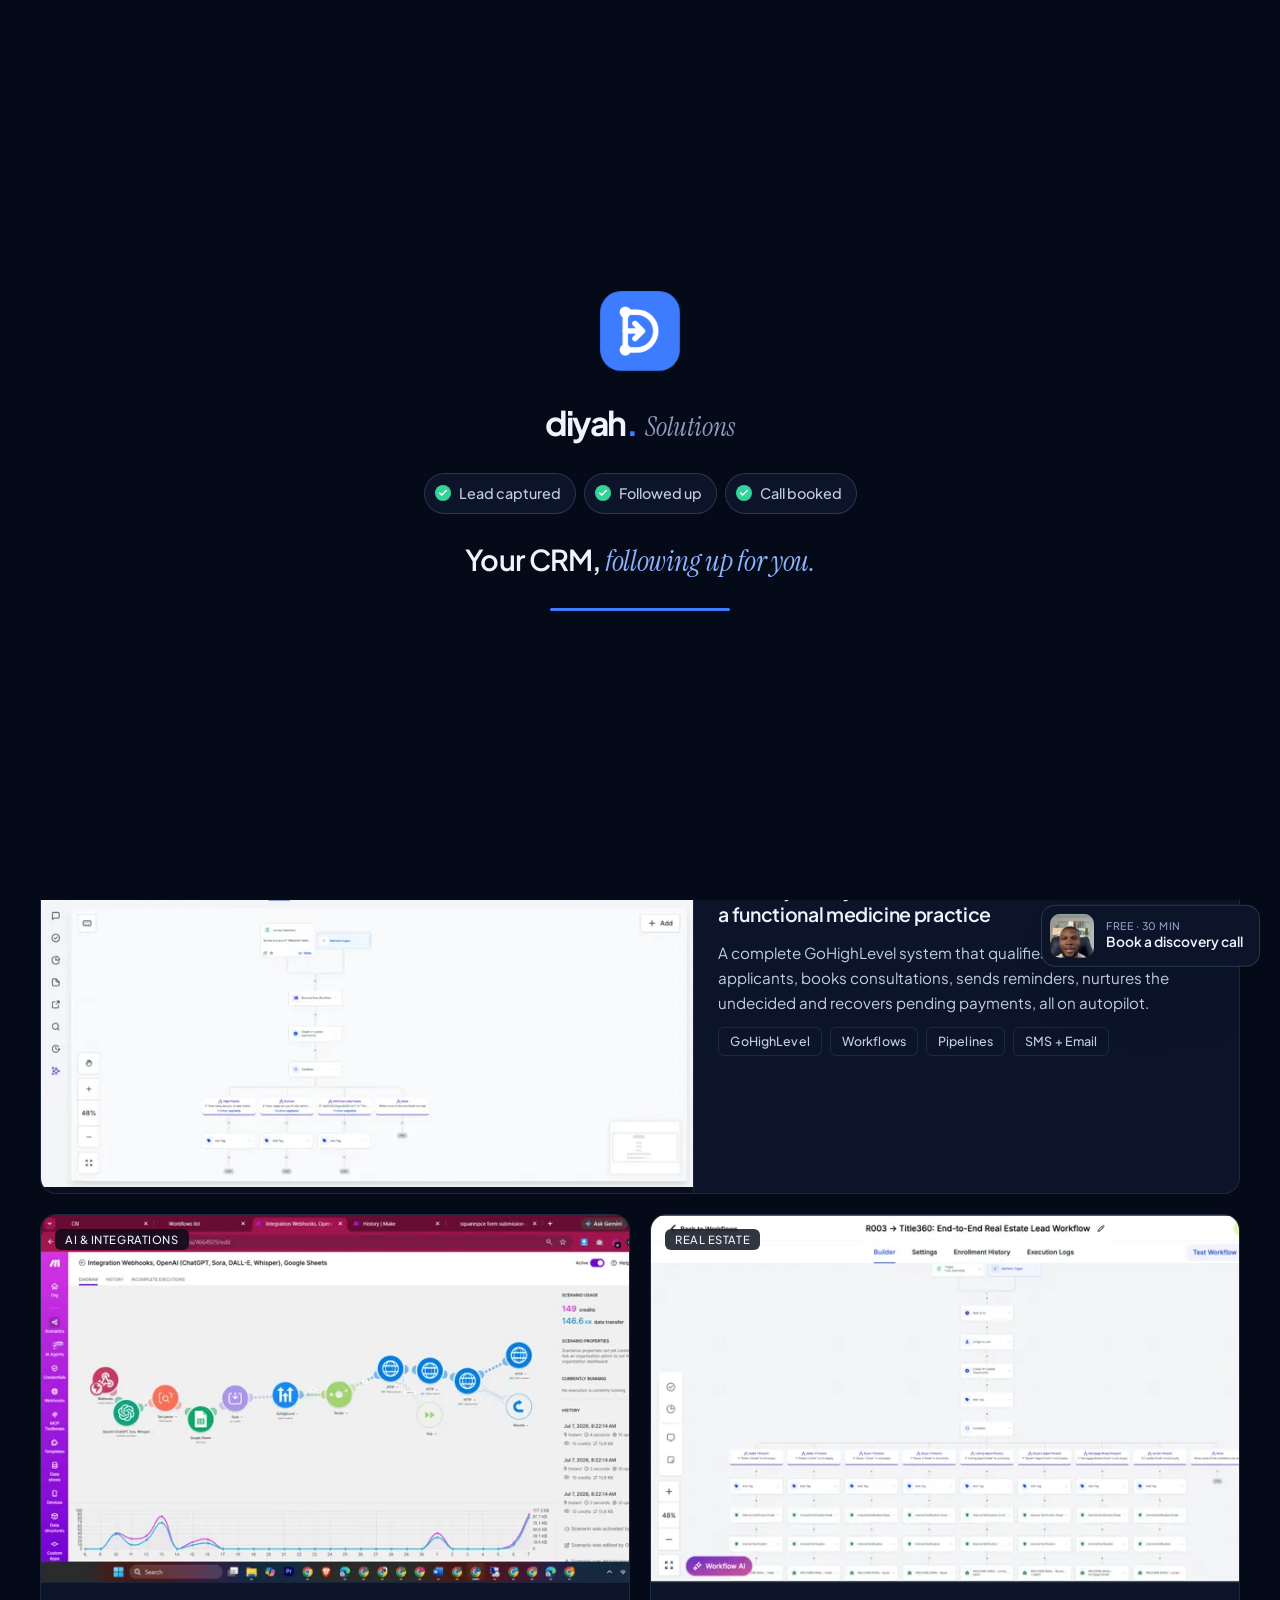
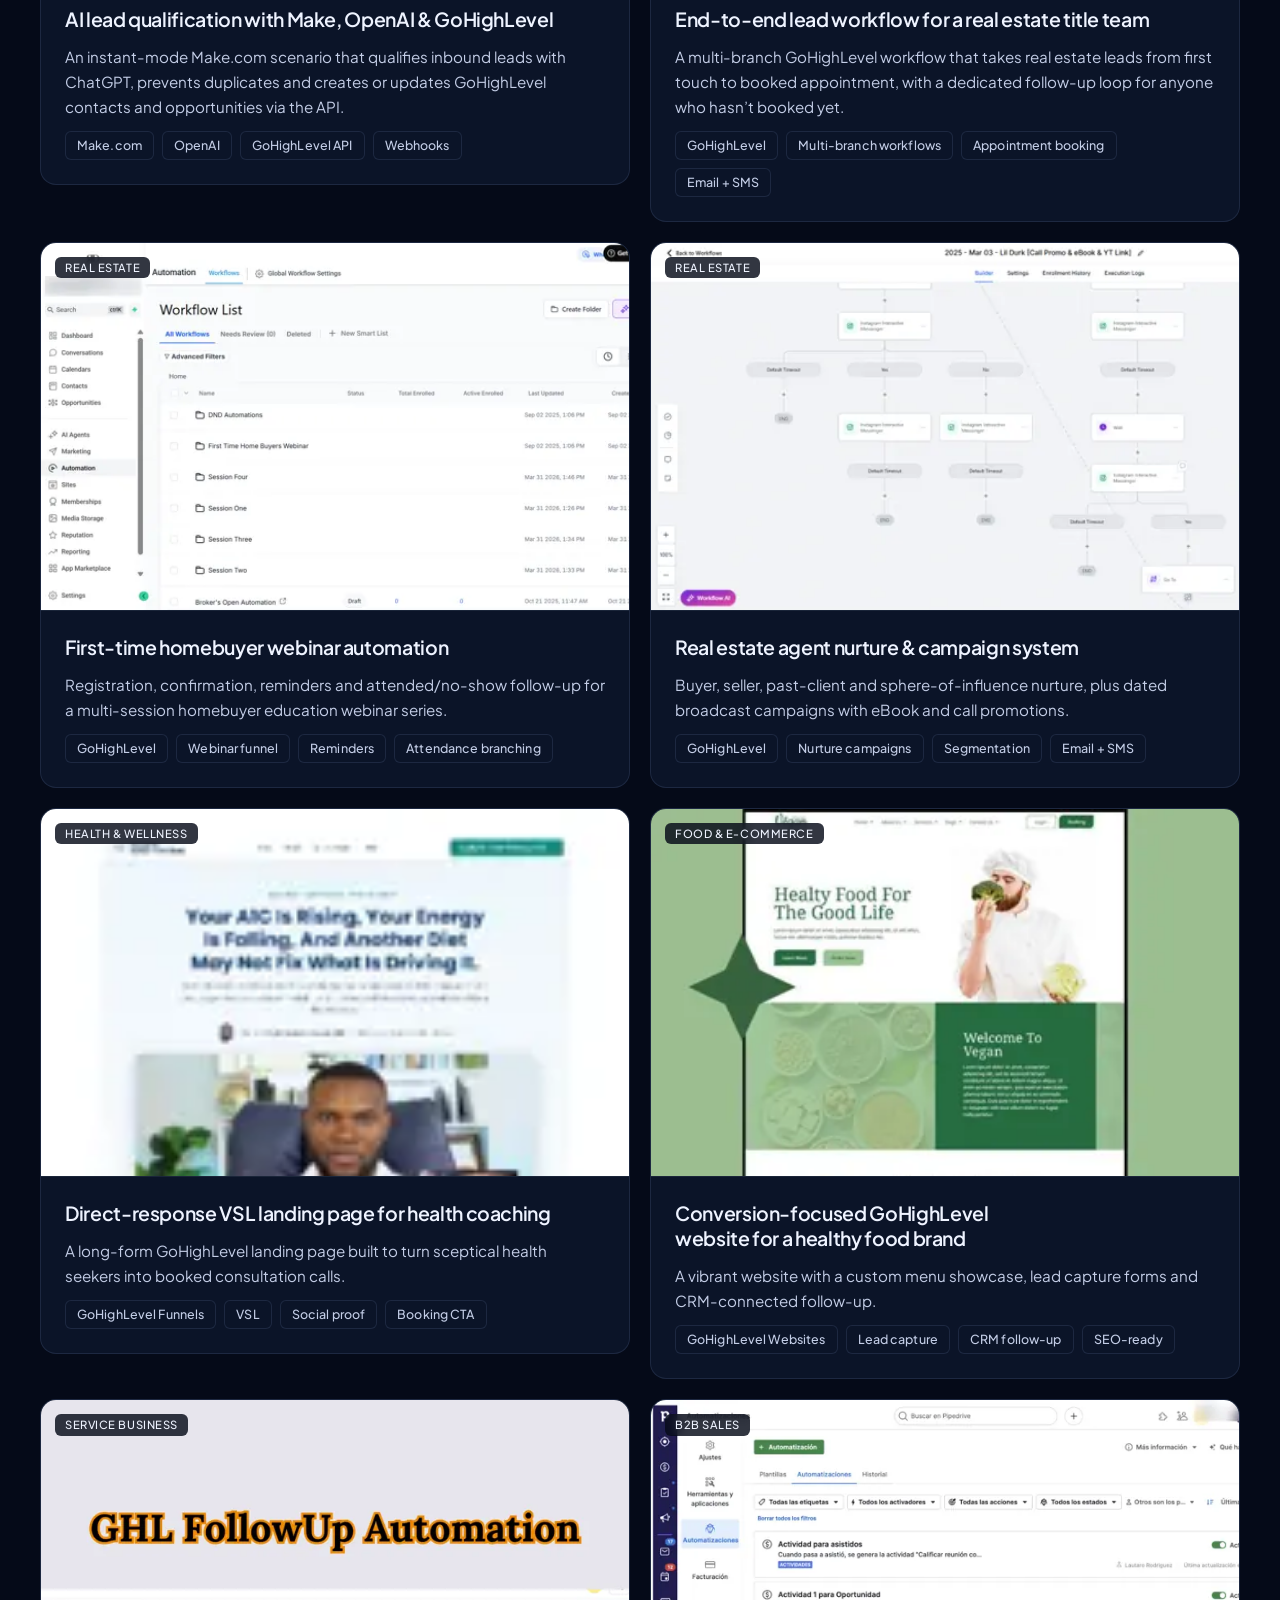
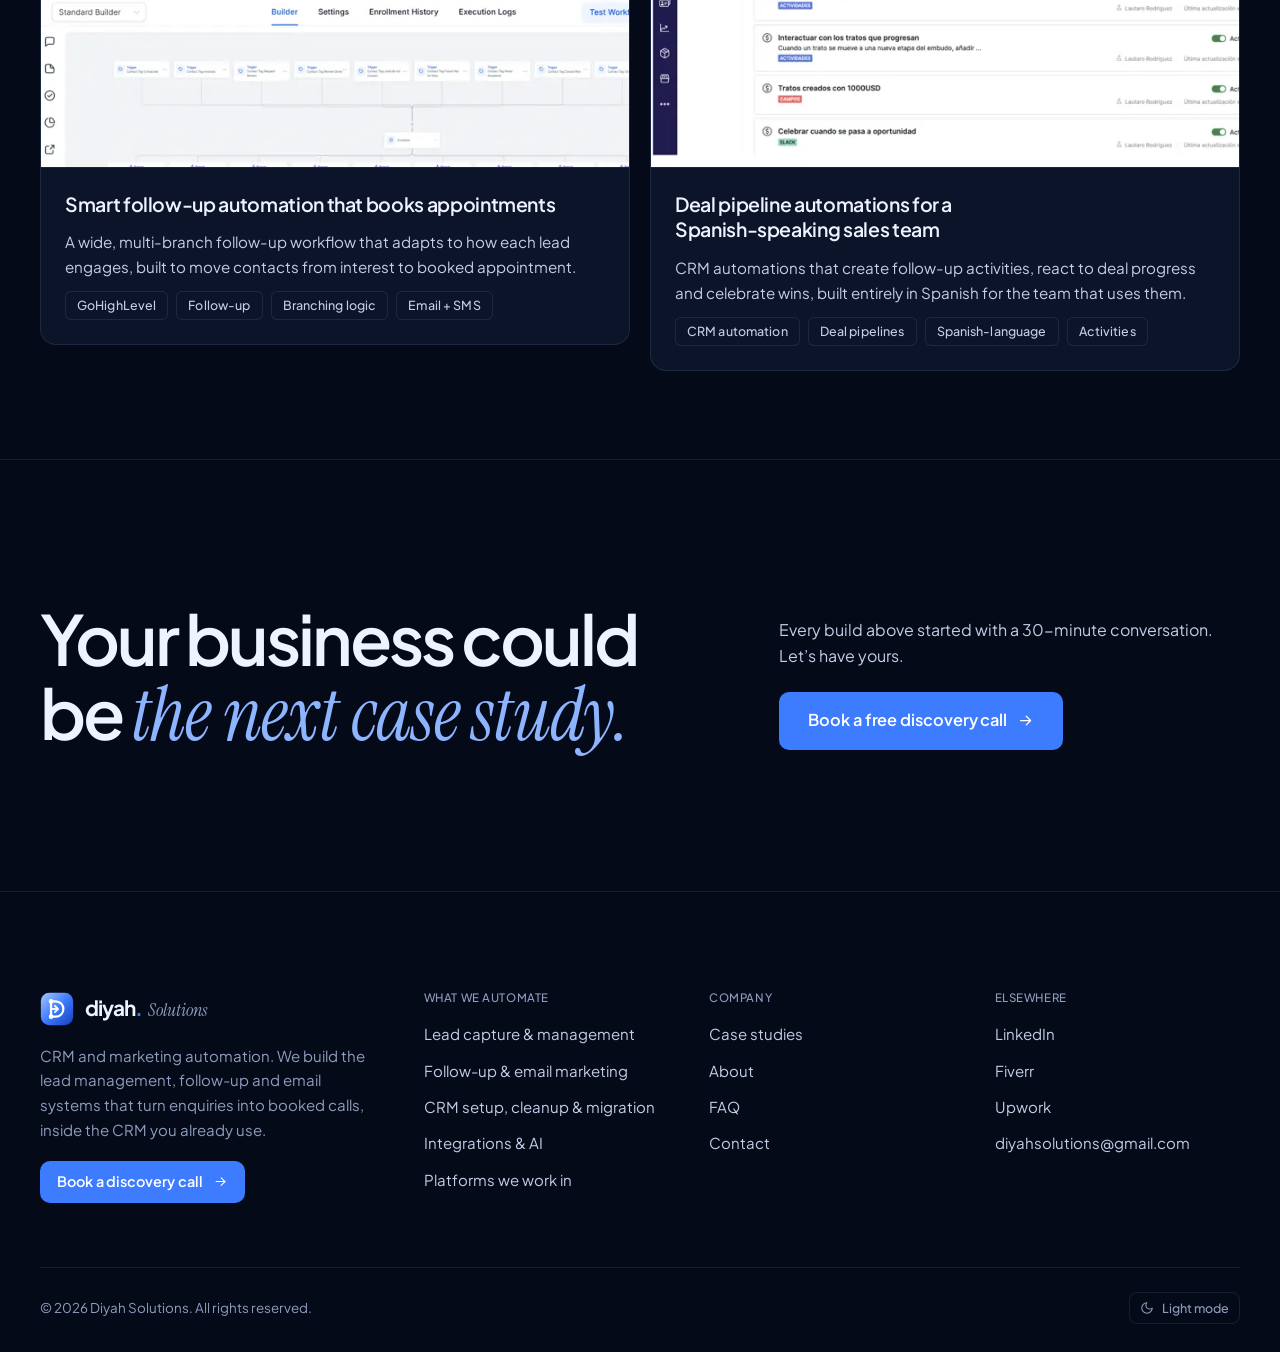
<file: portfolio.html>
<!doctype html>
<html lang="en" data-theme="dark">
<head>
  <meta charset="utf-8">
  <meta name="viewport" content="width=device-width, initial-scale=1">
  <title>Case Studies | CRM Automation, Lead Management &amp; Follow-Up Systems | Diyah Solutions</title>
  <meta name="description" content="Real CRM automation builds: lead qualification and routing, follow-up and nurture workflows, pipelines, AI integrations with Make and OpenAI, and conversion pages. See the screenshots and results.">
  <meta name="author" content="Moridiyat Kehinde Azeez">
  <meta name="theme-color" content="#050a18">
  <!-- SITE_URL: once you have a domain, add <link rel="canonical" href="https://YOUR-DOMAIN/portfolio.html"> and og:url here. See README. -->
  <meta property="og:type" content="website">
  <meta property="og:site_name" content="Diyah Solutions">
  <meta property="og:title" content="Case Studies | CRM Automation, Lead Management &amp; Follow-Up Systems | Diyah Solutions">
  <meta property="og:description" content="Real CRM automation builds: lead qualification and routing, follow-up and nurture workflows, pipelines, AI integrations with Make and OpenAI, and conversion pages. See the screenshots and results.">
  <meta property="og:image" content="assets/img/og-image.jpg">
  <meta name="twitter:card" content="summary_large_image">
  <link rel="icon" href="assets/img/brand/favicon.svg" type="image/svg+xml">
  <link rel="apple-touch-icon" href="assets/img/brand/apple-touch-icon.png">
  <link rel="manifest" href="site.webmanifest">
  <link rel="preload" href="assets/fonts/plus-jakarta-sans-latin-wght-normal.woff2" as="font" type="font/woff2" crossorigin>
  <link rel="preload" href="assets/fonts/instrument-serif-latin-400-italic.woff2" as="font" type="font/woff2" crossorigin>
  <script>
    (function(){var d=document.documentElement;d.classList.add("js");try{var t=localStorage.getItem("diyah-theme");if(t==="light"||t==="dark")d.setAttribute("data-theme",t);}catch(e){}try{if(!sessionStorage.getItem("diyah-intro")&&!/[?&](nointro|nopopup)/.test(location.search)&&!matchMedia("(prefers-reduced-motion: reduce)").matches)d.classList.add("show-intro");}catch(e){}})();
  </script>
  <link rel="stylesheet" href="assets/css/style.css?v=4.3">
  <script type="application/ld+json">{"@context":"https://schema.org","@type":"BreadcrumbList","itemListElement":[{"@type":"ListItem","position":1,"name":"Home","item":"index.html"},{"@type":"ListItem","position":2,"name":"Work","item":"portfolio.html"}]}</script>
  <script type="application/ld+json">{"@context":"https://schema.org","@type":"ItemList","name":"Diyah Solutions case studies","itemListElement":[{"@type":"ListItem","position":1,"item":{"@type":"CreativeWork","name":"Patient journey automation for a functional medicine practice","url":"portfolio.html#holistic-health"}},{"@type":"ListItem","position":2,"item":{"@type":"CreativeWork","name":"AI lead qualification with Make, OpenAI & GoHighLevel","url":"portfolio.html#ai-lead-qualification"}},{"@type":"ListItem","position":3,"item":{"@type":"CreativeWork","name":"End-to-end lead workflow for a real estate title team","url":"portfolio.html#title-real-estate"}},{"@type":"ListItem","position":4,"item":{"@type":"CreativeWork","name":"First-time homebuyer webinar automation","url":"portfolio.html#homebuyer-webinar"}},{"@type":"ListItem","position":5,"item":{"@type":"CreativeWork","name":"Real estate agent nurture & campaign system","url":"portfolio.html#realtor-nurture"}},{"@type":"ListItem","position":6,"item":{"@type":"CreativeWork","name":"Direct-response VSL landing page for health coaching","url":"portfolio.html#metabolic-landing-page"}},{"@type":"ListItem","position":7,"item":{"@type":"CreativeWork","name":"Conversion-focused GoHighLevel website for a healthy food brand","url":"portfolio.html#food-brand-website"}},{"@type":"ListItem","position":8,"item":{"@type":"CreativeWork","name":"Smart follow-up automation that books appointments","url":"portfolio.html#followup-automation"}},{"@type":"ListItem","position":9,"item":{"@type":"CreativeWork","name":"Deal pipeline automations for a Spanish-speaking sales team","url":"portfolio.html#bilingual-crm"}}]}</script>
</head>
<body data-page="work">
<div class="intro" aria-hidden="true">
  <div class="intro-inner">
    <svg class="intro-mark" viewBox="0 0 40 40"><rect class="im-bg" x="1" y="1" width="38" height="38" rx="10"/><path class="im-d" d="M13 11v18M13 11h5.5a9 9 0 0 1 0 18H13"/><path class="im-arrow" d="M13 20h6.5M17.6 16.4 21.2 20l-3.6 3.6"/><circle class="im-n1" cx="13" cy="11" r="2.7"/><circle class="im-n2" cx="13" cy="29" r="2.7"/></svg>
    <div class="intro-word"><span class="brand-name">diyah<span class="dot">.</span></span><span class="brand-sub">Solutions</span></div>
    <div class="intro-steps"><span>Lead captured</span><span>Followed up</span><span>Call booked</span></div>
    <p class="intro-line">Your CRM, <em>following up for you.</em></p>
    <div class="intro-bar"><i></i></div>
  </div>
</div>
<a class="skip-link" href="#main">Skip to content</a>
<header class="site-header">
  <div class="container nav-wrap">
    <a class="brand" href="index.html" aria-label="Diyah Solutions home">
  <svg class="brand-mark" viewBox="0 0 40 40" aria-hidden="true">
  <defs><linearGradient id="bm-h" x1="0" y1="0" x2="1" y2="1"><stop offset="0" stop-color="#a9c7ff"/><stop offset=".5" stop-color="#3d7bff"/><stop offset="1" stop-color="#173fb8"/></linearGradient></defs>
  <rect x="1" y="1" width="38" height="38" rx="10" fill="url(#bm-h)"/>
  <path d="M13 11v18M13 11h5.5a9 9 0 0 1 0 18H13" fill="none" stroke="#fff" stroke-width="2.6" stroke-linecap="round" stroke-linejoin="round"/>
  <path d="M13 20h6.5" stroke="#fff" stroke-width="2.2" stroke-linecap="round" stroke-opacity=".9"/>
  <path d="M17.6 16.4 21.2 20l-3.6 3.6" fill="none" stroke="#fff" stroke-width="2.2" stroke-linecap="round" stroke-linejoin="round"/>
  <circle cx="13" cy="11" r="2.7" fill="#fff"/><circle cx="13" cy="29" r="2.7" fill="#fff"/>
</svg>
  <span class="brand-word"><span class="brand-name">diyah<span class="dot">.</span></span><span class="brand-sub">Solutions</span></span>
</a>
    <nav class="nav" aria-label="Main"><a href="index.html">Home</a><a href="services.html">Services</a><a href="portfolio.html" aria-current="page">Work</a><a href="about.html">About</a><a href="contact.html">Contact</a></nav>
    <div class="nav-actions">
      <button class="theme-toggle icon-only" type="button" aria-label="Switch theme"><svg class="icon moon" viewBox="0 0 24 24" aria-hidden="true"><path d="M12 3a6 6 0 0 0 9 9 9 9 0 1 1-9-9Z"/></svg><svg class="icon sun" viewBox="0 0 24 24" aria-hidden="true"><circle cx="12" cy="12" r="4"/><path d="M12 2v2M12 20v2M4.93 4.93l1.41 1.41M17.66 17.66l1.41 1.41M2 12h2M20 12h2M6.34 17.66l-1.41 1.41M19.07 4.93l-1.41 1.41"/></svg></button>
      <a class="btn btn-primary btn-sm" href="contact.html#book" data-open-booking>Book a discovery call <svg class="icon arrow" viewBox="0 0 24 24" aria-hidden="true"><path d="M5 12h14"/><path d="m13 6 6 6-6 6"/></svg></a>
      <button class="menu-toggle" type="button" aria-label="Open menu" aria-expanded="false" aria-controls="mobile-nav"><span></span><span></span></button>
    </div>
  </div>
</header>
<div class="mobile-nav" id="mobile-nav">
  <ul><li><a href="index.html"><small>01</small>Home</a></li><li><a href="services.html"><small>02</small>Services</a></li><li><a href="portfolio.html" aria-current="page"><small>03</small>Work</a></li><li><a href="about.html"><small>04</small>About</a></li><li><a href="contact.html"><small>05</small>Contact</a></li></ul>
  <div class="mobile-nav-foot">
    <a class="btn btn-primary btn-lg w-full" href="contact.html#book" data-open-booking>Book a discovery call <svg class="icon arrow" viewBox="0 0 24 24" aria-hidden="true"><path d="M5 12h14"/><path d="m13 6 6 6-6 6"/></svg></a>
    <span>CRM automation for teams that would rather sell than chase.</span>
  </div>
</div>
<main id="main">
<section class="page-hero">
  <div class="container page-hero-split">
    <div class="phs-copy">
      <nav class="breadcrumb" aria-label="Breadcrumb"><a href="index.html">Home</a><span aria-hidden="true">/</span><span>Work</span></nav>
      <span class="label" data-reveal>Case studies</span>
      <h1 data-reveal style="--i:1">Real systems. <em>Real pipelines.</em></h1>
      <p class="lead" data-reveal style="--i:2">A look inside the lead management, follow-up, CRM and integration builds I&rsquo;ve shipped for real businesses. Open any project for the full story and screenshots.</p>
      <div class="phs-stats" data-reveal style="--i:3">
        <span><b data-count="9">9</b> case studies</span>
        <span><b data-count="28">28</b> real screenshots</span>
        <span><b data-count="4">4</b> types of build</span>
      </div>
    </div>
    <div class="shot-stack" data-shot-stack data-reveal="fade" style="--i:2" aria-label="Screenshots from recent client builds">
      <a class="shot" href="#holistic-health" data-case-link="holistic-health"><img src="assets/img/work/w00-sm.webp" alt="Lead qualification workflow for a functional medicine practice"><span class="shot-cap">Patient journey automation<small>Health &amp; wellness</small></span></a>
      <a class="shot" href="#ai-lead-qualification" data-case-link="ai-lead-qualification"><img src="assets/img/work/w17-sm.webp" alt="Make.com scenario qualifying leads with OpenAI"><span class="shot-cap">AI lead qualification<small>Integrations &amp; AI</small></span></a>
      <a class="shot" href="#title-real-estate" data-case-link="title-real-estate"><img src="assets/img/work/w09-sm.webp" alt="Multi-branch real estate lead workflow"><span class="shot-cap">Real estate lead workflow<small>Real estate</small></span></a>
      <a class="shot" href="#bilingual-crm" data-case-link="bilingual-crm"><img src="assets/img/work/w20-sm.webp" alt="Deal pipeline automations for a sales team"><span class="shot-cap">Deal pipeline automations<small>CRM &amp; pipelines</small></span></a>
      <div class="shot-dots" aria-hidden="true"><i></i><i></i><i></i><i></i></div>
    </div>
  </div>
</section>

<section class="section-tight">
  <div class="container">
    <div class="filters" role="group" aria-label="Filter case studies" data-reveal><button class="filter" type="button" data-filter="all" aria-pressed="true">All work <span class="count"></span></button><button class="filter" type="button" data-filter="workflows" aria-pressed="false">Follow-up automation <span class="count"></span></button><button class="filter" type="button" data-filter="crm" aria-pressed="false">CRM &amp; pipelines <span class="count"></span></button><button class="filter" type="button" data-filter="ai" aria-pressed="false">Integrations &amp; AI <span class="count"></span></button><button class="filter" type="button" data-filter="funnels" aria-pressed="false">Lead capture pages <span class="count"></span></button></div>
    <div class="work-grid">
<article class="case wide" id="holistic-health" data-cat="workflows funnels crm">
  <button class="case-card" type="button" aria-haspopup="dialog">
    <div class="case-media"><span class="tag industry">Health &amp; wellness</span><img src="assets/img/work/w00-sm.webp" alt="Metabolic application workflow with multi-path branching" loading="lazy"><span class="view">Open case study <svg class="icon" viewBox="0 0 24 24" aria-hidden="true" ><path d="M15 3h6v6M9 21H3v-6M21 3l-7 7M3 21l7-7"/></svg></span></div>
    <div class="case-body"><h3>Patient journey automation for a functional medicine practice</h3><p>A complete GoHighLevel system that qualifies health-coaching applicants, books consultations, sends reminders, nurtures the undecided and recovers pending payments, all on autopilot.</p><div class="chip-list"><span class="chip">GoHighLevel</span><span class="chip">Workflows</span><span class="chip">Pipelines</span><span class="chip">SMS + Email</span></div></div>
  </button>
  <div class="case-detail">
    <div class="cs-head"><span class="tag" style="width:fit-content">Health &amp; wellness</span><h2>Patient journey automation for a functional medicine practice</h2><p class="lead">A complete GoHighLevel system that qualifies health-coaching applicants, books consultations, sends reminders, nurtures the undecided and recovers pending payments, all on autopilot.</p></div>
    <dl class="cs-meta"><div><dt>Industry</dt><dd>Holistic health &amp; functional medicine</dd></div><div><dt>Location</dt><dd>Illinois, USA</dd></div><div><dt>Platform</dt><dd>GoHighLevel</dd></div><div><dt>Role</dt><dd>Full CRM implementation &amp; lead-journey architect</dd></div></dl>
    <button type="button" class="cs-hero-img" data-full="assets/img/work/w00.webp" data-alt="Metabolic application workflow with multi-path branching" aria-label="Enlarge: Metabolic application workflow with multi-path branching"><img src="assets/img/work/w00.webp" alt="Metabolic application workflow with multi-path branching" loading="lazy"></button>
    <section class="cs-section"><h3>The challenge</h3><p>The practice sells high-ticket health coaching. Applications came in, but qualification, booking and follow-up were manual. Prospects dropped off between applying and booking, reminders were inconsistent, and there was no system for people who weren&rsquo;t ready yet or who stalled at payment.</p></section>
    <section class="cs-section"><h3>What we built</h3><ul><li><svg class="icon" viewBox="0 0 24 24" aria-hidden="true" ><circle cx="12" cy="12" r="9"/><path d="m8.5 12 2.5 2.5 4.5-5"/></svg><span><b>Metabolic application &amp; qualification.</b> A survey-triggered workflow that captures key health indicators, then branches leads into <b>High priority</b>, <b>Nurture</b>, <b>Not financially ready</b> and <b>At risk</b> paths with tags, opportunities and instant SMS and email.</span></li><li><svg class="icon" viewBox="0 0 24 24" aria-hidden="true" ><circle cx="12" cy="12" r="9"/><path d="m8.5 12 2.5 2.5 4.5-5"/></svg><span><b>Booking confirmation &amp; reminders.</b> When a consult is booked, the team gets a task, the lead gets an instant SMS confirmation, and a timed email and SMS reminder cadence protects the show-up rate.</span></li><li><svg class="icon" viewBox="0 0 24 24" aria-hidden="true" ><circle cx="12" cy="12" r="9"/><path d="m8.5 12 2.5 2.5 4.5-5"/></svg><span><b>Qualified-but-not-booked nurture.</b> Tag-based sequences that pair strategic waits with value-driven emails and conversion-focused SMS to bring warm leads back to the calendar.</span></li><li><svg class="icon" viewBox="0 0 24 24" aria-hidden="true" ><circle cx="12" cy="12" r="9"/><path d="m8.5 12 2.5 2.5 4.5-5"/></svg><span><b>Global reply notifications.</b> The moment any contact replies, staff are alerted internally, so hot conversations never sit unanswered.</span></li><li><svg class="icon" viewBox="0 0 24 24" aria-hidden="true" ><circle cx="12" cy="12" r="9"/><path d="m8.5 12 2.5 2.5 4.5-5"/></svg><span><b>Not-financially-ready &amp; payment recovery.</b> A long-game nurture for prospects who aren&rsquo;t ready yet, plus a financing and payment-pending loop that sends timely reminders until checkout is complete.</span></li><li><svg class="icon" viewBox="0 0 24 24" aria-hidden="true" ><circle cx="12" cy="12" r="9"/><path d="m8.5 12 2.5 2.5 4.5-5"/></svg><span><b>High-converting VSL landing page.</b> A direct-response page with a pain-point hook, embedded video sales letter, video and text testimonial grids and a clear 4-step method breakdown.</span></li></ul></section>
    <section class="cs-section"><h3>What changed</h3><ul><li><svg class="icon" viewBox="0 0 24 24" aria-hidden="true" ><path d="M20 6 9 17l-5-5"/></svg><span>Manual calendar booking and chasing replaced by automated qualification and scheduling</span></li><li><svg class="icon" viewBox="0 0 24 24" aria-hidden="true" ><path d="M20 6 9 17l-5-5"/></svg><span>Every applicant routed to the right journey based on urgency and budget</span></li><li><svg class="icon" viewBox="0 0 24 24" aria-hidden="true" ><path d="M20 6 9 17l-5-5"/></svg><span>No reply or pending payment left without a follow-up</span></li><li><svg class="icon" viewBox="0 0 24 24" aria-hidden="true" ><path d="M20 6 9 17l-5-5"/></svg><span>One connected system the team can see and manage in GoHighLevel</span></li></ul></section>
    <section class="cs-section"><h3>Stack</h3><div class="chip-list"><span class="chip">GoHighLevel</span><span class="chip">Workflows</span><span class="chip">Pipelines</span><span class="chip">SMS + Email</span><span class="chip">Landing page</span></div></section>
    <section class="cs-section"><h3>Gallery</h3><div class="cs-gallery"><button type="button" data-full="assets/img/work/w00.webp" data-alt="Metabolic application workflow with multi-path branching" aria-label="Enlarge: Metabolic application workflow with multi-path branching"><img src="assets/img/work/w00-sm.webp" alt="Metabolic application workflow with multi-path branching" loading="lazy"></button><button type="button" data-full="assets/img/work/w01.webp" data-alt="Workflow list inside the practice's GoHighLevel account" aria-label="Enlarge: Workflow list inside the practice's GoHighLevel account"><img src="assets/img/work/w01-sm.webp" alt="Workflow list inside the practice's GoHighLevel account" loading="lazy"></button><button type="button" data-full="assets/img/work/w02.webp" data-alt="Booked: confirmation and reminders workflow" aria-label="Enlarge: Booked: confirmation and reminders workflow"><img src="assets/img/work/w02-sm.webp" alt="Booked: confirmation and reminders workflow" loading="lazy"></button><button type="button" data-full="assets/img/work/w03.webp" data-alt="Enrolled: onboarding workflow" aria-label="Enlarge: Enrolled: onboarding workflow"><img src="assets/img/work/w03-sm.webp" alt="Enrolled: onboarding workflow" loading="lazy"></button><button type="button" data-full="assets/img/work/w04.webp" data-alt="Financing and payment pending recovery workflow" aria-label="Enlarge: Financing and payment pending recovery workflow"><img src="assets/img/work/w04-sm.webp" alt="Financing and payment pending recovery workflow" loading="lazy"></button><button type="button" data-full="assets/img/work/w05.webp" data-alt="Global reply notification workflow" aria-label="Enlarge: Global reply notification workflow"><img src="assets/img/work/w05-sm.webp" alt="Global reply notification workflow" loading="lazy"></button><button type="button" data-full="assets/img/work/w06.webp" data-alt="Qualified, not booked nurture workflow" aria-label="Enlarge: Qualified, not booked nurture workflow"><img src="assets/img/work/w06-sm.webp" alt="Qualified, not booked nurture workflow" loading="lazy"></button><button type="button" data-full="assets/img/work/w08.webp" data-alt="Not financially ready nurture workflow" aria-label="Enlarge: Not financially ready nurture workflow"><img src="assets/img/work/w08-sm.webp" alt="Not financially ready nurture workflow" loading="lazy"></button><button type="button" data-full="assets/img/work/w07.webp" data-alt="VSL landing page for the metabolic restoration program" aria-label="Enlarge: VSL landing page for the metabolic restoration program"><img src="assets/img/work/w07-sm.webp" alt="VSL landing page for the metabolic restoration program" loading="lazy"></button></div></section>
    <div class="cs-cta"><h3>Want a system like this in your CRM?</h3><a class="btn btn-primary" href="contact.html#book" data-open-booking>Book a discovery call <svg class="icon arrow" viewBox="0 0 24 24" aria-hidden="true" ><path d="M7 17 17 7"/><path d="M7 7h10v10"/></svg></a></div>
  </div>
</article>
<article class="case" id="ai-lead-qualification" data-cat="ai workflows">
  <button class="case-card" type="button" aria-haspopup="dialog">
    <div class="case-media"><span class="tag industry">AI &amp; integrations</span><img src="assets/img/work/w17-sm.webp" alt="Make.com scenario: webhook, OpenAI, parser, Google Sheets, GoHighLevel search, router and HTTP API calls" loading="lazy"><span class="view">Open case study <svg class="icon" viewBox="0 0 24 24" aria-hidden="true" ><path d="M15 3h6v6M9 21H3v-6M21 3l-7 7M3 21l7-7"/></svg></span></div>
    <div class="case-body"><h3>AI lead qualification with Make, OpenAI &amp; GoHighLevel</h3><p>An instant-mode Make.com scenario that qualifies inbound leads with ChatGPT, prevents duplicates and creates or updates GoHighLevel contacts and opportunities via the API.</p><div class="chip-list"><span class="chip">Make.com</span><span class="chip">OpenAI</span><span class="chip">GoHighLevel API</span><span class="chip">Webhooks</span></div></div>
  </button>
  <div class="case-detail">
    <div class="cs-head"><span class="tag" style="width:fit-content">AI &amp; integrations</span><h2>AI lead qualification with Make, OpenAI &amp; GoHighLevel</h2><p class="lead">An instant-mode Make.com scenario that qualifies inbound leads with ChatGPT, prevents duplicates and creates or updates GoHighLevel contacts and opportunities via the API.</p></div>
    <dl class="cs-meta"><div><dt>Type</dt><dd>AI automation &amp; integration</dd></div><div><dt>Platforms</dt><dd>Make.com, OpenAI, GoHighLevel, Google Sheets</dd></div><div><dt>Speed</dt><dd>10 operations in under 4 seconds</dd></div><div><dt>Status</dt><dd>Live, instant mode</dd></div></dl>
    <button type="button" class="cs-hero-img" data-full="assets/img/work/w17.webp" data-alt="Make.com scenario: webhook, OpenAI, parser, Google Sheets, GoHighLevel search, router and HTTP API calls" aria-label="Enlarge: Make.com scenario: webhook, OpenAI, parser, Google Sheets, GoHighLevel search, router and HTTP API calls"><img src="assets/img/work/w17.webp" alt="Make.com scenario: webhook, OpenAI, parser, Google Sheets, GoHighLevel search, router and HTTP API calls" loading="lazy"></button>
    <section class="cs-section"><h3>The challenge</h3><p>Leads were arriving from outside GoHighLevel with inconsistent information. The team needed every lead qualified the same way, logged safely, and placed in the right pipeline, without creating duplicate contacts.</p></section>
    <section class="cs-section"><h3>What we built</h3><ul><li><svg class="icon" viewBox="0 0 24 24" aria-hidden="true" ><circle cx="12" cy="12" r="9"/><path d="m8.5 12 2.5 2.5 4.5-5"/></svg><span><b>Custom webhook intake.</b> Receives inbound lead data the moment it is submitted.</span></li><li><svg class="icon" viewBox="0 0 24 24" aria-hidden="true" ><circle cx="12" cy="12" r="9"/><path d="m8.5 12 2.5 2.5 4.5-5"/></svg><span><b>AI qualification with OpenAI.</b> ChatGPT generates a structured qualification output, which a text parser turns into clean fields.</span></li><li><svg class="icon" viewBox="0 0 24 24" aria-hidden="true" ><circle cx="12" cy="12" r="9"/><path d="m8.5 12 2.5 2.5 4.5-5"/></svg><span><b>Backup logging.</b> Every record is also written to Google Sheets as a safety net.</span></li><li><svg class="icon" viewBox="0 0 24 24" aria-hidden="true" ><circle cx="12" cy="12" r="9"/><path d="m8.5 12 2.5 2.5 4.5-5"/></svg><span><b>Duplicate prevention.</b> A GoHighLevel Search Contacts step checks for an existing record, and a router sends new and existing contacts down separate paths.</span></li><li><svg class="icon" viewBox="0 0 24 24" aria-hidden="true" ><circle cx="12" cy="12" r="9"/><path d="m8.5 12 2.5 2.5 4.5-5"/></svg><span><b>API create &amp; update.</b> HTTP POST calls create new contacts and pipeline opportunities. HTTP PUT updates existing records. Duplicates are skipped cleanly.</span></li></ul></section>
    <section class="cs-section"><h3>What changed</h3><ul><li><svg class="icon" viewBox="0 0 24 24" aria-hidden="true" ><path d="M20 6 9 17l-5-5"/></svg><span>10 operations per run, completed in under 4 seconds</span></li><li><svg class="icon" viewBox="0 0 24 24" aria-hidden="true" ><path d="M20 6 9 17l-5-5"/></svg><span>Consistent AI-driven qualification for every inbound lead</span></li><li><svg class="icon" viewBox="0 0 24 24" aria-hidden="true" ><path d="M20 6 9 17l-5-5"/></svg><span>No duplicate contacts in the CRM</span></li><li><svg class="icon" viewBox="0 0 24 24" aria-hidden="true" ><path d="M20 6 9 17l-5-5"/></svg><span>Qualified leads land in the right pipeline stage instantly</span></li></ul></section>
    <section class="cs-section"><h3>Stack</h3><div class="chip-list"><span class="chip">Make.com</span><span class="chip">OpenAI</span><span class="chip">GoHighLevel API</span><span class="chip">Webhooks</span><span class="chip">Google Sheets</span></div></section>
    
    <div class="cs-cta"><h3>Want a system like this in your CRM?</h3><a class="btn btn-primary" href="contact.html#book" data-open-booking>Book a discovery call <svg class="icon arrow" viewBox="0 0 24 24" aria-hidden="true" ><path d="M7 17 17 7"/><path d="M7 7h10v10"/></svg></a></div>
  </div>
</article>
<article class="case" id="title-real-estate" data-cat="workflows crm">
  <button class="case-card" type="button" aria-haspopup="dialog">
    <div class="case-media"><span class="tag industry">Real estate</span><img src="assets/img/work/w09-sm.webp" alt="End-to-end real estate lead workflow with multiple branches" loading="lazy"><span class="view">Open case study <svg class="icon" viewBox="0 0 24 24" aria-hidden="true" ><path d="M15 3h6v6M9 21H3v-6M21 3l-7 7M3 21l7-7"/></svg></span></div>
    <div class="case-body"><h3>End-to-end lead workflow for a real estate title team</h3><p>A multi-branch GoHighLevel workflow that takes real estate leads from first touch to booked appointment, with a dedicated follow-up loop for anyone who hasn&rsquo;t booked yet.</p><div class="chip-list"><span class="chip">GoHighLevel</span><span class="chip">Multi-branch workflows</span><span class="chip">Appointment booking</span><span class="chip">Email + SMS</span></div></div>
  </button>
  <div class="case-detail">
    <div class="cs-head"><span class="tag" style="width:fit-content">Real estate</span><h2>End-to-end lead workflow for a real estate title team</h2><p class="lead">A multi-branch GoHighLevel workflow that takes real estate leads from first touch to booked appointment, with a dedicated follow-up loop for anyone who hasn&rsquo;t booked yet.</p></div>
    <dl class="cs-meta"><div><dt>Industry</dt><dd>Real estate &amp; title services</dd></div><div><dt>Platform</dt><dd>GoHighLevel</dd></div><div><dt>Scope</dt><dd>Lead workflow + booking follow-up</dd></div><div><dt>Focus</dt><dd>Speed-to-lead &amp; appointments</dd></div></dl>
    <button type="button" class="cs-hero-img" data-full="assets/img/work/w09.webp" data-alt="End-to-end real estate lead workflow with multiple branches" aria-label="Enlarge: End-to-end real estate lead workflow with multiple branches"><img src="assets/img/work/w09.webp" alt="End-to-end real estate lead workflow with multiple branches" loading="lazy"></button>
    <section class="cs-section"><h3>The challenge</h3><p>Leads from agents, buyers and sellers needed different follow-up, and anyone who didn&rsquo;t book straight away tended to go quiet. The team wanted one reliable flow instead of manual reminders.</p></section>
    <section class="cs-section"><h3>What we built</h3><ul><li><svg class="icon" viewBox="0 0 24 24" aria-hidden="true" ><circle cx="12" cy="12" r="9"/><path d="m8.5 12 2.5 2.5 4.5-5"/></svg><span><b>End-to-end lead workflow.</b> A wide, multi-branch workflow that routes each lead type into its own sequence of emails, texts, waits and internal tasks.</span></li><li><svg class="icon" viewBox="0 0 24 24" aria-hidden="true" ><circle cx="12" cy="12" r="9"/><path d="m8.5 12 2.5 2.5 4.5-5"/></svg><span><b>Follow-up to book.</b> A dedicated workflow that keeps following up with leads who haven&rsquo;t booked, and stops automatically once they do.</span></li><li><svg class="icon" viewBox="0 0 24 24" aria-hidden="true" ><circle cx="12" cy="12" r="9"/><path d="m8.5 12 2.5 2.5 4.5-5"/></svg><span><b>Clear naming system.</b> Coded workflow names (R003, A0001&hellip;) so the team can find, audit and extend automations easily.</span></li></ul></section>
    <section class="cs-section"><h3>What changed</h3><ul><li><svg class="icon" viewBox="0 0 24 24" aria-hidden="true" ><path d="M20 6 9 17l-5-5"/></svg><span>Every lead type gets the right message at the right time</span></li><li><svg class="icon" viewBox="0 0 24 24" aria-hidden="true" ><path d="M20 6 9 17l-5-5"/></svg><span>Unbooked leads are followed up consistently until they schedule</span></li><li><svg class="icon" viewBox="0 0 24 24" aria-hidden="true" ><path d="M20 6 9 17l-5-5"/></svg><span>An organised account that is easy to maintain and scale</span></li></ul></section>
    <section class="cs-section"><h3>Stack</h3><div class="chip-list"><span class="chip">GoHighLevel</span><span class="chip">Multi-branch workflows</span><span class="chip">Appointment booking</span><span class="chip">Email + SMS</span></div></section>
    <section class="cs-section"><h3>Gallery</h3><div class="cs-gallery"><button type="button" data-full="assets/img/work/w09.webp" data-alt="End-to-end real estate lead workflow with multiple branches" aria-label="Enlarge: End-to-end real estate lead workflow with multiple branches"><img src="assets/img/work/w09-sm.webp" alt="End-to-end real estate lead workflow with multiple branches" loading="lazy"></button><button type="button" data-full="assets/img/work/w10.webp" data-alt="Follow-up to book appointment if not booked workflow" aria-label="Enlarge: Follow-up to book appointment if not booked workflow"><img src="assets/img/work/w10-sm.webp" alt="Follow-up to book appointment if not booked workflow" loading="lazy"></button></div></section>
    <div class="cs-cta"><h3>Want a system like this in your CRM?</h3><a class="btn btn-primary" href="contact.html#book" data-open-booking>Book a discovery call <svg class="icon arrow" viewBox="0 0 24 24" aria-hidden="true" ><path d="M7 17 17 7"/><path d="M7 7h10v10"/></svg></a></div>
  </div>
</article>
<article class="case" id="homebuyer-webinar" data-cat="workflows">
  <button class="case-card" type="button" aria-haspopup="dialog">
    <div class="case-media"><span class="tag industry">Real estate</span><img src="assets/img/work/w12-sm.webp" alt="Workflow folders for each webinar session" loading="lazy"><span class="view">Open case study <svg class="icon" viewBox="0 0 24 24" aria-hidden="true" ><path d="M15 3h6v6M9 21H3v-6M21 3l-7 7M3 21l7-7"/></svg></span></div>
    <div class="case-body"><h3>First-time homebuyer webinar automation</h3><p>Registration, confirmation, reminders and attended/no-show follow-up for a multi-session homebuyer education webinar series.</p><div class="chip-list"><span class="chip">GoHighLevel</span><span class="chip">Webinar funnel</span><span class="chip">Reminders</span><span class="chip">Attendance branching</span></div></div>
  </button>
  <div class="case-detail">
    <div class="cs-head"><span class="tag" style="width:fit-content">Real estate</span><h2>First-time homebuyer webinar automation</h2><p class="lead">Registration, confirmation, reminders and attended/no-show follow-up for a multi-session homebuyer education webinar series.</p></div>
    <dl class="cs-meta"><div><dt>Industry</dt><dd>Real estate &amp; homebuyer education</dd></div><div><dt>Platform</dt><dd>GoHighLevel</dd></div><div><dt>Scope</dt><dd>4-session webinar series</dd></div><div><dt>Focus</dt><dd>Show-up rate &amp; follow-up</dd></div></dl>
    <button type="button" class="cs-hero-img" data-full="assets/img/work/w12.webp" data-alt="Workflow folders for each webinar session" aria-label="Enlarge: Workflow folders for each webinar session"><img src="assets/img/work/w12.webp" alt="Workflow folders for each webinar session" loading="lazy"></button>
    <section class="cs-section"><h3>The challenge</h3><p>A four-part webinar series meant four sets of registrations, confirmations, reminders and follow-ups. Doing it manually was error-prone, and attendees and no-shows needed very different messages.</p></section>
    <section class="cs-section"><h3>What we built</h3><ul><li><svg class="icon" viewBox="0 0 24 24" aria-hidden="true" ><circle cx="12" cy="12" r="9"/><path d="m8.5 12 2.5 2.5 4.5-5"/></svg><span><b>Webinar registration workflow.</b> Captures registrations and enrols people into the right session sequence.</span></li><li><svg class="icon" viewBox="0 0 24 24" aria-hidden="true" ><circle cx="12" cy="12" r="9"/><path d="m8.5 12 2.5 2.5 4.5-5"/></svg><span><b>Session confirmations &amp; reminders.</b> Timed confirmation and reminder messages for each session to maximise attendance.</span></li><li><svg class="icon" viewBox="0 0 24 24" aria-hidden="true" ><circle cx="12" cy="12" r="9"/><path d="m8.5 12 2.5 2.5 4.5-5"/></svg><span><b>Attended / no-show branching.</b> Separate paths for attendees and no-shows after every session: replay links, next steps or a gentle nudge.</span></li><li><svg class="icon" viewBox="0 0 24 24" aria-hidden="true" ><circle cx="12" cy="12" r="9"/><path d="m8.5 12 2.5 2.5 4.5-5"/></svg><span><b>Organised session folders.</b> Workflows grouped per session, plus DND handling and a broker&rsquo;s open automation.</span></li></ul></section>
    <section class="cs-section"><h3>What changed</h3><ul><li><svg class="icon" viewBox="0 0 24 24" aria-hidden="true" ><path d="M20 6 9 17l-5-5"/></svg><span>Every session runs the same reliable way without manual sends</span></li><li><svg class="icon" viewBox="0 0 24 24" aria-hidden="true" ><path d="M20 6 9 17l-5-5"/></svg><span>Attendees and no-shows each get relevant follow-up</span></li><li><svg class="icon" viewBox="0 0 24 24" aria-hidden="true" ><path d="M20 6 9 17l-5-5"/></svg><span>A reusable structure for future webinar series</span></li></ul></section>
    <section class="cs-section"><h3>Stack</h3><div class="chip-list"><span class="chip">GoHighLevel</span><span class="chip">Webinar funnel</span><span class="chip">Reminders</span><span class="chip">Attendance branching</span></div></section>
    <section class="cs-section"><h3>Gallery</h3><div class="cs-gallery"><button type="button" data-full="assets/img/work/w12.webp" data-alt="Workflow folders for each webinar session" aria-label="Enlarge: Workflow folders for each webinar session"><img src="assets/img/work/w12-sm.webp" alt="Workflow folders for each webinar session" loading="lazy"></button><button type="button" data-full="assets/img/work/w13.webp" data-alt="Webinar registration workflow" aria-label="Enlarge: Webinar registration workflow"><img src="assets/img/work/w13-sm.webp" alt="Webinar registration workflow" loading="lazy"></button><button type="button" data-full="assets/img/work/w14.webp" data-alt="Session 2 appointment confirmation and reminder workflow" aria-label="Enlarge: Session 2 appointment confirmation and reminder workflow"><img src="assets/img/work/w14-sm.webp" alt="Session 2 appointment confirmation and reminder workflow" loading="lazy"></button><button type="button" data-full="assets/img/work/w11.webp" data-alt="Attended or no-show workflow for session 1" aria-label="Enlarge: Attended or no-show workflow for session 1"><img src="assets/img/work/w11-sm.webp" alt="Attended or no-show workflow for session 1" loading="lazy"></button><button type="button" data-full="assets/img/work/w15.webp" data-alt="Attended or no-show workflow for session 2" aria-label="Enlarge: Attended or no-show workflow for session 2"><img src="assets/img/work/w15-sm.webp" alt="Attended or no-show workflow for session 2" loading="lazy"></button></div></section>
    <div class="cs-cta"><h3>Want a system like this in your CRM?</h3><a class="btn btn-primary" href="contact.html#book" data-open-booking>Book a discovery call <svg class="icon arrow" viewBox="0 0 24 24" aria-hidden="true" ><path d="M7 17 17 7"/><path d="M7 7h10v10"/></svg></a></div>
  </div>
</article>
<article class="case" id="realtor-nurture" data-cat="workflows crm">
  <button class="case-card" type="button" aria-haspopup="dialog">
    <div class="case-media"><span class="tag industry">Real estate</span><img src="assets/img/work/w18-sm.webp" alt="Campaign workflow with call promo, eBook and YouTube link branches" loading="lazy"><span class="view">Open case study <svg class="icon" viewBox="0 0 24 24" aria-hidden="true" ><path d="M15 3h6v6M9 21H3v-6M21 3l-7 7M3 21l7-7"/></svg></span></div>
    <div class="case-body"><h3>Real estate agent nurture &amp; campaign system</h3><p>Buyer, seller, past-client and sphere-of-influence nurture, plus dated broadcast campaigns with eBook and call promotions.</p><div class="chip-list"><span class="chip">GoHighLevel</span><span class="chip">Nurture campaigns</span><span class="chip">Segmentation</span><span class="chip">Email + SMS</span></div></div>
  </button>
  <div class="case-detail">
    <div class="cs-head"><span class="tag" style="width:fit-content">Real estate</span><h2>Real estate agent nurture &amp; campaign system</h2><p class="lead">Buyer, seller, past-client and sphere-of-influence nurture, plus dated broadcast campaigns with eBook and call promotions.</p></div>
    <dl class="cs-meta"><div><dt>Industry</dt><dd>Real estate</dd></div><div><dt>Platform</dt><dd>GoHighLevel</dd></div><div><dt>Audiences</dt><dd>Buyers, sellers, past clients, SOI</dd></div><div><dt>Focus</dt><dd>Long-term nurture &amp; campaigns</dd></div></dl>
    <button type="button" class="cs-hero-img" data-full="assets/img/work/w18.webp" data-alt="Campaign workflow with call promo, eBook and YouTube link branches" aria-label="Enlarge: Campaign workflow with call promo, eBook and YouTube link branches"><img src="assets/img/work/w18.webp" alt="Campaign workflow with call promo, eBook and YouTube link branches" loading="lazy"></button>
    <section class="cs-section"><h3>The challenge</h3><p>An agent&rsquo;s database held buyers, sellers, past clients and personal contacts, all getting the same (or no) messages. They needed segmented nurture and an easy way to run timely campaigns.</p></section>
    <section class="cs-section"><h3>What we built</h3><ul><li><svg class="icon" viewBox="0 0 24 24" aria-hidden="true" ><circle cx="12" cy="12" r="9"/><path d="m8.5 12 2.5 2.5 4.5-5"/></svg><span><b>Segmented nurture folders.</b> Buyer prospecting, seller, past client and SOI workflows, each with its own tone and cadence.</span></li><li><svg class="icon" viewBox="0 0 24 24" aria-hidden="true" ><circle cx="12" cy="12" r="9"/><path d="m8.5 12 2.5 2.5 4.5-5"/></svg><span><b>Campaign workflows.</b> Dated campaigns promoting eBooks, calls and YouTube content, with branching based on engagement.</span></li><li><svg class="icon" viewBox="0 0 24 24" aria-hidden="true" ><circle cx="12" cy="12" r="9"/><path d="m8.5 12 2.5 2.5 4.5-5"/></svg><span><b>Engagement branching.</b> Contacts who click or reply are routed to follow-up, while others continue nurturing.</span></li></ul></section>
    <section class="cs-section"><h3>What changed</h3><ul><li><svg class="icon" viewBox="0 0 24 24" aria-hidden="true" ><path d="M20 6 9 17l-5-5"/></svg><span>Each audience receives messages that fit where they are</span></li><li><svg class="icon" viewBox="0 0 24 24" aria-hidden="true" ><path d="M20 6 9 17l-5-5"/></svg><span>Campaigns can be launched quickly using a proven structure</span></li><li><svg class="icon" viewBox="0 0 24 24" aria-hidden="true" ><path d="M20 6 9 17l-5-5"/></svg><span>Past clients and sphere contacts stay warm for referrals</span></li></ul></section>
    <section class="cs-section"><h3>Stack</h3><div class="chip-list"><span class="chip">GoHighLevel</span><span class="chip">Nurture campaigns</span><span class="chip">Segmentation</span><span class="chip">Email + SMS</span></div></section>
    <section class="cs-section"><h3>Gallery</h3><div class="cs-gallery"><button type="button" data-full="assets/img/work/w18.webp" data-alt="Campaign workflow with call promo, eBook and YouTube link branches" aria-label="Enlarge: Campaign workflow with call promo, eBook and YouTube link branches"><img src="assets/img/work/w18-sm.webp" alt="Campaign workflow with call promo, eBook and YouTube link branches" loading="lazy"></button><button type="button" data-full="assets/img/work/w19.webp" data-alt="Home-protection campaign workflow with eBook and call promotion" aria-label="Enlarge: Home-protection campaign workflow with eBook and call promotion"><img src="assets/img/work/w19-sm.webp" alt="Home-protection campaign workflow with eBook and call promotion" loading="lazy"></button><button type="button" data-full="assets/img/work/w16.webp" data-alt="Nurture folders for buyers, sellers, past clients and sphere of influence" aria-label="Enlarge: Nurture folders for buyers, sellers, past clients and sphere of influence"><img src="assets/img/work/w16-sm.webp" alt="Nurture folders for buyers, sellers, past clients and sphere of influence" loading="lazy"></button></div></section>
    <div class="cs-cta"><h3>Want a system like this in your CRM?</h3><a class="btn btn-primary" href="contact.html#book" data-open-booking>Book a discovery call <svg class="icon arrow" viewBox="0 0 24 24" aria-hidden="true" ><path d="M7 17 17 7"/><path d="M7 7h10v10"/></svg></a></div>
  </div>
</article>
<article class="case" id="metabolic-landing-page" data-cat="funnels">
  <button class="case-card" type="button" aria-haspopup="dialog">
    <div class="case-media"><span class="tag industry">Health &amp; wellness</span><img src="assets/img/work/w07-sm.webp" alt="Full-length VSL landing page design" loading="lazy"><span class="view">Open case study <svg class="icon" viewBox="0 0 24 24" aria-hidden="true" ><path d="M15 3h6v6M9 21H3v-6M21 3l-7 7M3 21l7-7"/></svg></span></div>
    <div class="case-body"><h3>Direct-response VSL landing page for health coaching</h3><p>A long-form GoHighLevel landing page built to turn sceptical health seekers into booked consultation calls.</p><div class="chip-list"><span class="chip">GoHighLevel Funnels</span><span class="chip">VSL</span><span class="chip">Social proof</span><span class="chip">Booking CTA</span></div></div>
  </button>
  <div class="case-detail">
    <div class="cs-head"><span class="tag" style="width:fit-content">Health &amp; wellness</span><h2>Direct-response VSL landing page for health coaching</h2><p class="lead">A long-form GoHighLevel landing page built to turn sceptical health seekers into booked consultation calls.</p></div>
    <dl class="cs-meta"><div><dt>Industry</dt><dd>Health coaching</dd></div><div><dt>Platform</dt><dd>GoHighLevel Funnels</dd></div><div><dt>Goal</dt><dd>Booked consultations</dd></div><div><dt>Connected to</dt><dd>Application &amp; booking workflows</dd></div></dl>
    <button type="button" class="cs-hero-img" data-full="assets/img/work/w07.webp" data-alt="Full-length VSL landing page design" aria-label="Enlarge: Full-length VSL landing page design"><img src="assets/img/work/w07.webp" alt="Full-length VSL landing page design" loading="lazy"></button>
    <section class="cs-section"><h3>The challenge</h3><p>High-ticket health coaching needs trust before anyone books a call. The page had to speak directly to the pain, prove results and make the next step obvious.</p></section>
    <section class="cs-section"><h3>What we built</h3><ul><li><svg class="icon" viewBox="0 0 24 24" aria-hidden="true" ><circle cx="12" cy="12" r="9"/><path d="m8.5 12 2.5 2.5 4.5-5"/></svg><span><b>Pain-point hero.</b> A sharp hook (&ldquo;Your A1C is rising, your energy is falling&hellip;&rdquo;), embedded VSL and prominent calls to action.</span></li><li><svg class="icon" viewBox="0 0 24 24" aria-hidden="true" ><circle cx="12" cy="12" r="9"/><path d="m8.5 12 2.5 2.5 4.5-5"/></svg><span><b>Social proof architecture.</b> Video and text testimonial grids: &ldquo;Real clients. Real experiences.&rdquo;</span></li><li><svg class="icon" viewBox="0 0 24 24" aria-hidden="true" ><circle cx="12" cy="12" r="9"/><path d="m8.5 12 2.5 2.5 4.5-5"/></svg><span><b>Method breakdown.</b> A clear four-step diagram of the blood sugar reset and metabolic restoration method.</span></li><li><svg class="icon" viewBox="0 0 24 24" aria-hidden="true" ><circle cx="12" cy="12" r="9"/><path d="m8.5 12 2.5 2.5 4.5-5"/></svg><span><b>Wired into the CRM.</b> Applications flow straight into the qualification workflow and pipeline.</span></li></ul></section>
    <section class="cs-section"><h3>What changed</h3><ul><li><svg class="icon" viewBox="0 0 24 24" aria-hidden="true" ><path d="M20 6 9 17l-5-5"/></svg><span>A focused page with one clear goal: book the call</span></li><li><svg class="icon" viewBox="0 0 24 24" aria-hidden="true" ><path d="M20 6 9 17l-5-5"/></svg><span>Trust built through proof before the ask</span></li><li><svg class="icon" viewBox="0 0 24 24" aria-hidden="true" ><path d="M20 6 9 17l-5-5"/></svg><span>Every applicant automatically enters the follow-up system</span></li></ul></section>
    <section class="cs-section"><h3>Stack</h3><div class="chip-list"><span class="chip">GoHighLevel Funnels</span><span class="chip">VSL</span><span class="chip">Social proof</span><span class="chip">Booking CTA</span></div></section>
    
    <div class="cs-cta"><h3>Want a system like this in your CRM?</h3><a class="btn btn-primary" href="contact.html#book" data-open-booking>Book a discovery call <svg class="icon arrow" viewBox="0 0 24 24" aria-hidden="true" ><path d="M7 17 17 7"/><path d="M7 7h10v10"/></svg></a></div>
  </div>
</article>
<article class="case" id="food-brand-website" data-cat="funnels">
  <button class="case-card" type="button" aria-haspopup="dialog">
    <div class="case-media"><span class="tag industry">Food &amp; e-commerce</span><img src="assets/img/work/w22-sm.webp" alt="Healthy food brand website built in GoHighLevel" loading="lazy"><span class="view">Open case study <svg class="icon" viewBox="0 0 24 24" aria-hidden="true" ><path d="M15 3h6v6M9 21H3v-6M21 3l-7 7M3 21l7-7"/></svg></span></div>
    <div class="case-body"><h3>Conversion-focused GoHighLevel website for a healthy food brand</h3><p>A vibrant website with a custom menu showcase, lead capture forms and CRM-connected follow-up.</p><div class="chip-list"><span class="chip">GoHighLevel Websites</span><span class="chip">Lead capture</span><span class="chip">CRM follow-up</span><span class="chip">SEO-ready</span></div></div>
  </button>
  <div class="case-detail">
    <div class="cs-head"><span class="tag" style="width:fit-content">Food &amp; e-commerce</span><h2>Conversion-focused GoHighLevel website for a healthy food brand</h2><p class="lead">A vibrant website with a custom menu showcase, lead capture forms and CRM-connected follow-up.</p></div>
    <dl class="cs-meta"><div><dt>Industry</dt><dd>Healthy food brand</dd></div><div><dt>Platform</dt><dd>GoHighLevel Websites</dd></div><div><dt>Goal</dt><dd>Leads &amp; brand growth</dd></div><div><dt>Extras</dt><dd>Automated customer follow-up</dd></div></dl>
    <button type="button" class="cs-hero-img" data-full="assets/img/work/w22.webp" data-alt="Healthy food brand website built in GoHighLevel" aria-label="Enlarge: Healthy food brand website built in GoHighLevel"><img src="assets/img/work/w22.webp" alt="Healthy food brand website built in GoHighLevel" loading="lazy"></button>
    <section class="cs-section"><h3>The challenge</h3><p>The brand needed a website that looked as fresh as its food and turned visitors into leads they could follow up with, not just a digital menu.</p></section>
    <section class="cs-section"><h3>What we built</h3><ul><li><svg class="icon" viewBox="0 0 24 24" aria-hidden="true" ><circle cx="12" cy="12" r="9"/><path d="m8.5 12 2.5 2.5 4.5-5"/></svg><span><b>Custom menu showcase.</b> Visual sections that make the food the hero.</span></li><li><svg class="icon" viewBox="0 0 24 24" aria-hidden="true" ><circle cx="12" cy="12" r="9"/><path d="m8.5 12 2.5 2.5 4.5-5"/></svg><span><b>Lead capture forms.</b> Forms placed at natural decision points, connected to GoHighLevel.</span></li><li><svg class="icon" viewBox="0 0 24 24" aria-hidden="true" ><circle cx="12" cy="12" r="9"/><path d="m8.5 12 2.5 2.5 4.5-5"/></svg><span><b>Automated follow-up.</b> New leads tagged and followed up automatically through the CRM.</span></li><li><svg class="icon" viewBox="0 0 24 24" aria-hidden="true" ><circle cx="12" cy="12" r="9"/><path d="m8.5 12 2.5 2.5 4.5-5"/></svg><span><b>Optimised for search.</b> Structured for organic traffic and fast loading.</span></li></ul></section>
    <section class="cs-section"><h3>What changed</h3><ul><li><svg class="icon" viewBox="0 0 24 24" aria-hidden="true" ><path d="M20 6 9 17l-5-5"/></svg><span>A brand-forward site that captures leads, not just views</span></li><li><svg class="icon" viewBox="0 0 24 24" aria-hidden="true" ><path d="M20 6 9 17l-5-5"/></svg><span>Every enquiry flows into the CRM with follow-up attached</span></li><li><svg class="icon" viewBox="0 0 24 24" aria-hidden="true" ><path d="M20 6 9 17l-5-5"/></svg><span>Built to grow organic traffic over time</span></li></ul></section>
    <section class="cs-section"><h3>Stack</h3><div class="chip-list"><span class="chip">GoHighLevel Websites</span><span class="chip">Lead capture</span><span class="chip">CRM follow-up</span><span class="chip">SEO-ready</span></div></section>
    
    <div class="cs-cta"><h3>Want a system like this in your CRM?</h3><a class="btn btn-primary" href="contact.html#book" data-open-booking>Book a discovery call <svg class="icon arrow" viewBox="0 0 24 24" aria-hidden="true" ><path d="M7 17 17 7"/><path d="M7 7h10v10"/></svg></a></div>
  </div>
</article>
<article class="case" id="followup-automation" data-cat="workflows">
  <button class="case-card" type="button" aria-haspopup="dialog">
    <div class="case-media"><span class="tag industry">Service business</span><img src="assets/img/work/w21-sm.webp" alt="GoHighLevel follow-up automation with multi-branch logic" loading="lazy"><span class="view">Open case study <svg class="icon" viewBox="0 0 24 24" aria-hidden="true" ><path d="M15 3h6v6M9 21H3v-6M21 3l-7 7M3 21l7-7"/></svg></span></div>
    <div class="case-body"><h3>Smart follow-up automation that books appointments</h3><p>A wide, multi-branch follow-up workflow that adapts to how each lead engages, built to move contacts from interest to booked appointment.</p><div class="chip-list"><span class="chip">GoHighLevel</span><span class="chip">Follow-up</span><span class="chip">Branching logic</span><span class="chip">Email + SMS</span></div></div>
  </button>
  <div class="case-detail">
    <div class="cs-head"><span class="tag" style="width:fit-content">Service business</span><h2>Smart follow-up automation that books appointments</h2><p class="lead">A wide, multi-branch follow-up workflow that adapts to how each lead engages, built to move contacts from interest to booked appointment.</p></div>
    <dl class="cs-meta"><div><dt>Type</dt><dd>Follow-up automation</dd></div><div><dt>Platform</dt><dd>GoHighLevel</dd></div><div><dt>Focus</dt><dd>Engagement-based branching</dd></div><div><dt>Goal</dt><dd>Booked appointments</dd></div></dl>
    <button type="button" class="cs-hero-img" data-full="assets/img/work/w21.webp" data-alt="GoHighLevel follow-up automation with multi-branch logic" aria-label="Enlarge: GoHighLevel follow-up automation with multi-branch logic"><img src="assets/img/work/w21.webp" alt="GoHighLevel follow-up automation with multi-branch logic" loading="lazy"></button>
    <section class="cs-section"><h3>The challenge</h3><p>Leads engage in different ways: some open emails, some reply to texts, some go quiet. A single linear sequence was either too pushy or too passive.</p></section>
    <section class="cs-section"><h3>What we built</h3><ul><li><svg class="icon" viewBox="0 0 24 24" aria-hidden="true" ><circle cx="12" cy="12" r="9"/><path d="m8.5 12 2.5 2.5 4.5-5"/></svg><span><b>Engagement-based branches.</b> Paths split by how each lead responds, with timing and channel adjusted accordingly.</span></li><li><svg class="icon" viewBox="0 0 24 24" aria-hidden="true" ><circle cx="12" cy="12" r="9"/><path d="m8.5 12 2.5 2.5 4.5-5"/></svg><span><b>Multi-channel touches.</b> Email and SMS combined, spaced with intentional waits.</span></li><li><svg class="icon" viewBox="0 0 24 24" aria-hidden="true" ><circle cx="12" cy="12" r="9"/><path d="m8.5 12 2.5 2.5 4.5-5"/></svg><span><b>Automatic exit.</b> Leads leave the sequence as soon as they book, so nobody gets an awkward extra message.</span></li></ul></section>
    <section class="cs-section"><h3>What changed</h3><ul><li><svg class="icon" viewBox="0 0 24 24" aria-hidden="true" ><path d="M20 6 9 17l-5-5"/></svg><span>Personalised follow-up at scale</span></li><li><svg class="icon" viewBox="0 0 24 24" aria-hidden="true" ><path d="M20 6 9 17l-5-5"/></svg><span>Fewer leads lost to silence</span></li><li><svg class="icon" viewBox="0 0 24 24" aria-hidden="true" ><path d="M20 6 9 17l-5-5"/></svg><span>A respectful cadence that protects the brand</span></li></ul></section>
    <section class="cs-section"><h3>Stack</h3><div class="chip-list"><span class="chip">GoHighLevel</span><span class="chip">Follow-up</span><span class="chip">Branching logic</span><span class="chip">Email + SMS</span></div></section>
    
    <div class="cs-cta"><h3>Want a system like this in your CRM?</h3><a class="btn btn-primary" href="contact.html#book" data-open-booking>Book a discovery call <svg class="icon arrow" viewBox="0 0 24 24" aria-hidden="true" ><path d="M7 17 17 7"/><path d="M7 7h10v10"/></svg></a></div>
  </div>
</article>
<article class="case" id="bilingual-crm" data-cat="crm workflows">
  <button class="case-card" type="button" aria-haspopup="dialog">
    <div class="case-media"><span class="tag industry">B2B sales</span><img src="assets/img/work/w20-sm.webp" alt="Spanish-language CRM automation list with active rules" loading="lazy"><span class="view">Open case study <svg class="icon" viewBox="0 0 24 24" aria-hidden="true" ><path d="M15 3h6v6M9 21H3v-6M21 3l-7 7M3 21l7-7"/></svg></span></div>
    <div class="case-body"><h3>Deal pipeline automations for a Spanish-speaking sales team</h3><p>CRM automations that create follow-up activities, react to deal progress and celebrate wins, built entirely in Spanish for the team that uses them.</p><div class="chip-list"><span class="chip">CRM automation</span><span class="chip">Deal pipelines</span><span class="chip">Spanish-language</span><span class="chip">Activities</span></div></div>
  </button>
  <div class="case-detail">
    <div class="cs-head"><span class="tag" style="width:fit-content">B2B sales</span><h2>Deal pipeline automations for a Spanish-speaking sales team</h2><p class="lead">CRM automations that create follow-up activities, react to deal progress and celebrate wins, built entirely in Spanish for the team that uses them.</p></div>
    <dl class="cs-meta"><div><dt>Industry</dt><dd>B2B sales</dd></div><div><dt>Language</dt><dd>Spanish</dd></div><div><dt>Focus</dt><dd>Deal progress &amp; activities</dd></div><div><dt>Users</dt><dd>Sales team</dd></div></dl>
    <button type="button" class="cs-hero-img" data-full="assets/img/work/w20.webp" data-alt="Spanish-language CRM automation list with active rules" aria-label="Enlarge: Spanish-language CRM automation list with active rules"><img src="assets/img/work/w20.webp" alt="Spanish-language CRM automation list with active rules" loading="lazy"></button>
    <section class="cs-section"><h3>The challenge</h3><p>The sales team needed their CRM to prompt the right next action as deals moved, in their own language, without relying on everyone remembering manual steps.</p></section>
    <section class="cs-section"><h3>What we built</h3><ul><li><svg class="icon" viewBox="0 0 24 24" aria-hidden="true" ><circle cx="12" cy="12" r="9"/><path d="m8.5 12 2.5 2.5 4.5-5"/></svg><span><b>Activity for attendees.</b> Automatically creates a qualification activity when a meeting is marked attended.</span></li><li><svg class="icon" viewBox="0 0 24 24" aria-hidden="true" ><circle cx="12" cy="12" r="9"/><path d="m8.5 12 2.5 2.5 4.5-5"/></svg><span><b>Deal-stage reactions.</b> Automations that interact with leads as they progress through the pipeline.</span></li><li><svg class="icon" viewBox="0 0 24 24" aria-hidden="true" ><circle cx="12" cy="12" r="9"/><path d="m8.5 12 2.5 2.5 4.5-5"/></svg><span><b>High-value deal rules.</b> Special handling for deals created above a set value.</span></li><li><svg class="icon" viewBox="0 0 24 24" aria-hidden="true" ><circle cx="12" cy="12" r="9"/><path d="m8.5 12 2.5 2.5 4.5-5"/></svg><span><b>Win celebrations.</b> Team notifications when a deal moves into opportunity, to keep morale and visibility high.</span></li></ul></section>
    <section class="cs-section"><h3>What changed</h3><ul><li><svg class="icon" viewBox="0 0 24 24" aria-hidden="true" ><path d="M20 6 9 17l-5-5"/></svg><span>Consistent next steps on every deal</span></li><li><svg class="icon" viewBox="0 0 24 24" aria-hidden="true" ><path d="M20 6 9 17l-5-5"/></svg><span>Less admin for reps, more selling</span></li><li><svg class="icon" viewBox="0 0 24 24" aria-hidden="true" ><path d="M20 6 9 17l-5-5"/></svg><span>A CRM the team understands and trusts, in their language</span></li></ul></section>
    <section class="cs-section"><h3>Stack</h3><div class="chip-list"><span class="chip">CRM automation</span><span class="chip">Deal pipelines</span><span class="chip">Spanish-language</span><span class="chip">Activities</span></div></section>
    
    <div class="cs-cta"><h3>Want a system like this in your CRM?</h3><a class="btn btn-primary" href="contact.html#book" data-open-booking>Book a discovery call <svg class="icon arrow" viewBox="0 0 24 24" aria-hidden="true" ><path d="M7 17 17 7"/><path d="M7 7h10v10"/></svg></a></div>
  </div>
</article>
    </div>
  </div>
</section>

<section class="section closing">
  <div class="container">
    <h2 data-reveal>Your business could be <em>the next case study.</em></h2>
    <div class="closing-side" data-reveal style="--i:1">
      <p>Every build above started with a 30-minute conversation. Let&rsquo;s have yours.</p>
      <a class="btn btn-primary btn-lg" href="contact.html#book" data-open-booking>Book a free discovery call <svg class="icon arrow" viewBox="0 0 24 24" aria-hidden="true"><path d="M5 12h14"/><path d="m13 6 6 6-6 6"/></svg></a>
    </div>
  </div>
</section>

<div class="modal" id="case-modal" role="dialog" aria-modal="true" aria-label="Case study">
  <div class="modal-backdrop"></div>
  <div class="modal-panel">
    <div class="modal-bar">
      <div class="mb-nav">
        <button class="icon-btn mb-prev" type="button" aria-label="Previous case study"><svg class="icon" viewBox="0 0 24 24" aria-hidden="true" ><path d="m15 18-6-6 6-6"/></svg></button>
        <button class="icon-btn mb-next" type="button" aria-label="Next case study"><svg class="icon" viewBox="0 0 24 24" aria-hidden="true" ><path d="m9 18 6-6-6-6"/></svg></button>
      </div>
      <button class="icon-btn modal-close" type="button" aria-label="Close case study"><svg class="icon" viewBox="0 0 24 24" aria-hidden="true" ><path d="M18 6 6 18M6 6l12 12"/></svg></button>
    </div>
    <div class="modal-content"></div>
  </div>
</div>
<div class="lightbox" id="lightbox" role="dialog" aria-modal="true" aria-label="Image viewer">
  <button class="icon-btn lb-close" type="button" aria-label="Close image"><svg class="icon" viewBox="0 0 24 24" aria-hidden="true" ><path d="M18 6 6 18M6 6l12 12"/></svg></button>
  <button class="icon-btn lb-prev" type="button" aria-label="Previous image"><svg class="icon" viewBox="0 0 24 24" aria-hidden="true" ><path d="m15 18-6-6 6-6"/></svg></button>
  <img src="[data-uri]" alt="">
  <button class="icon-btn lb-next" type="button" aria-label="Next image"><svg class="icon" viewBox="0 0 24 24" aria-hidden="true" ><path d="m9 18 6-6-6-6"/></svg></button>
  <span class="lb-count"></span>
</div>
</main>
<footer class="footer">
  <div class="container">
    <div class="footer-top">
      <div class="footer-about">
        <a class="brand" href="index.html" aria-label="Diyah Solutions home">
  <svg class="brand-mark" viewBox="0 0 40 40" aria-hidden="true">
  <defs><linearGradient id="bm-f" x1="0" y1="0" x2="1" y2="1"><stop offset="0" stop-color="#a9c7ff"/><stop offset=".5" stop-color="#3d7bff"/><stop offset="1" stop-color="#173fb8"/></linearGradient></defs>
  <rect x="1" y="1" width="38" height="38" rx="10" fill="url(#bm-f)"/>
  <path d="M13 11v18M13 11h5.5a9 9 0 0 1 0 18H13" fill="none" stroke="#fff" stroke-width="2.6" stroke-linecap="round" stroke-linejoin="round"/>
  <path d="M13 20h6.5" stroke="#fff" stroke-width="2.2" stroke-linecap="round" stroke-opacity=".9"/>
  <path d="M17.6 16.4 21.2 20l-3.6 3.6" fill="none" stroke="#fff" stroke-width="2.2" stroke-linecap="round" stroke-linejoin="round"/>
  <circle cx="13" cy="11" r="2.7" fill="#fff"/><circle cx="13" cy="29" r="2.7" fill="#fff"/>
</svg>
  <span class="brand-word"><span class="brand-name">diyah<span class="dot">.</span></span><span class="brand-sub">Solutions</span></span>
</a>
        <p>CRM and marketing automation. We build the lead management, follow-up and email systems that turn enquiries into booked calls, inside the CRM you already use.</p>
        <div><a class="btn btn-primary btn-sm" href="contact.html#book" data-open-booking>Book a discovery call <svg class="icon arrow" viewBox="0 0 24 24" aria-hidden="true"><path d="M5 12h14"/><path d="m13 6 6 6-6 6"/></svg></a></div>
      </div>
      <div>
        <h4>What we automate</h4>
        <ul>
          <li><a href="services.html#lead-management">Lead capture &amp; management</a></li>
          <li><a href="services.html#follow-up">Follow-up &amp; email marketing</a></li>
          <li><a href="services.html#crm-setup">CRM setup, cleanup &amp; migration</a></li>
          <li><a href="services.html#integrations">Integrations &amp; AI</a></li>
          <li><a href="services.html#platforms">Platforms we work in</a></li>
        </ul>
      </div>
      <div>
        <h4>Company</h4>
        <ul>
          <li><a href="portfolio.html">Case studies</a></li>
          <li><a href="about.html">About</a></li>
          <li><a href="services.html#faq">FAQ</a></li>
          <li><a href="contact.html">Contact</a></li>
        </ul>
      </div>
      <div>
        <h4>Elsewhere</h4>
        <ul>
          <li><a href="https://www.linkedin.com/in/azeez-kehinde-moridiyat" target="_blank" rel="noopener">LinkedIn</a></li>
          <li><a href="https://www.fiverr.com/jamiu_crm" target="_blank" rel="noopener">Fiverr</a></li>
          <li><a href="https://www.upwork.com/freelancers/~019ceffaa14c6c3fcf" target="_blank" rel="noopener">Upwork</a></li>
          <li><a href="mailto:diyahsolutions@gmail.com">diyahsolutions@gmail.com</a></li>
        </ul>
      </div>
    </div>
    <div class="footer-bottom">
      <span>&copy; <span data-year>2026</span> Diyah Solutions. All rights reserved.</span>
      <button class="theme-toggle" type="button" aria-label="Switch theme"><svg class="icon moon" viewBox="0 0 24 24" aria-hidden="true"><path d="M12 3a6 6 0 0 0 9 9 9 9 0 1 1-9-9Z"/></svg><svg class="icon sun" viewBox="0 0 24 24" aria-hidden="true"><circle cx="12" cy="12" r="4"/><path d="M12 2v2M12 20v2M4.93 4.93l1.41 1.41M17.66 17.66l1.41 1.41M2 12h2M20 12h2M6.34 17.66l-1.41 1.41M19.07 4.93l-1.41 1.41"/></svg><span class="tt-label">Theme</span></button>
    </div>
  </div>
</footer>
<!-- Discovery-call pop-up: video testimonial + booking flow (see assets/js/main.js, BOOKING config) -->
<div class="dc" id="discovery" role="dialog" aria-modal="true" aria-labelledby="dc-title" hidden>
  <div class="dc-backdrop" data-dc-close></div>
  <div class="dc-panel">
    <button class="icon-btn dc-close" type="button" data-dc-close aria-label="Close"><svg class="icon" viewBox="0 0 24 24" aria-hidden="true"><path d="M18 6 6 18M6 6l12 12"/></svg></button>
    <div class="dc-media">
      <video playsinline muted loop preload="none" poster="assets/img/testimonial-poster.jpg" aria-label="Client video testimonial">
        <source src="assets/video/testimonial.mp4" type="video/mp4">
      </video>
      <div class="dc-media-top"><span class="live-dot"></span> Client video review</div>
      <div class="dc-media-bottom">
        <p>&ldquo;Hear it from a client, then let&rsquo;s map what your CRM should be doing for you.&rdquo;</p>
        <button class="dc-sound" type="button" aria-pressed="false"><svg class="icon" viewBox="0 0 24 24" aria-hidden="true"><path d="M11 5 6 9H2v6h4l5 4z"/><path d="m23 9-6 6M17 9l6 6"/></svg><span>Tap for sound</span></button>
        <small>Verified client &middot; CRM automation project</small>
      </div>
      <div class="dc-progress"><i></i></div>
    </div>
    <div class="dc-body"><div data-flow="popup"></div></div>
  </div>
</div>
<button class="dc-tab" type="button" data-open-booking aria-label="Book a free discovery call">
  <img src="assets/img/testimonial-poster.jpg" alt="" width="44" height="44">
  <span><small>Free &middot; 30 min</small><b>Book a discovery call</b></span>
</button>
<script src="assets/js/main.js?v=4.3" defer></script>
</body>
</html>
</file>
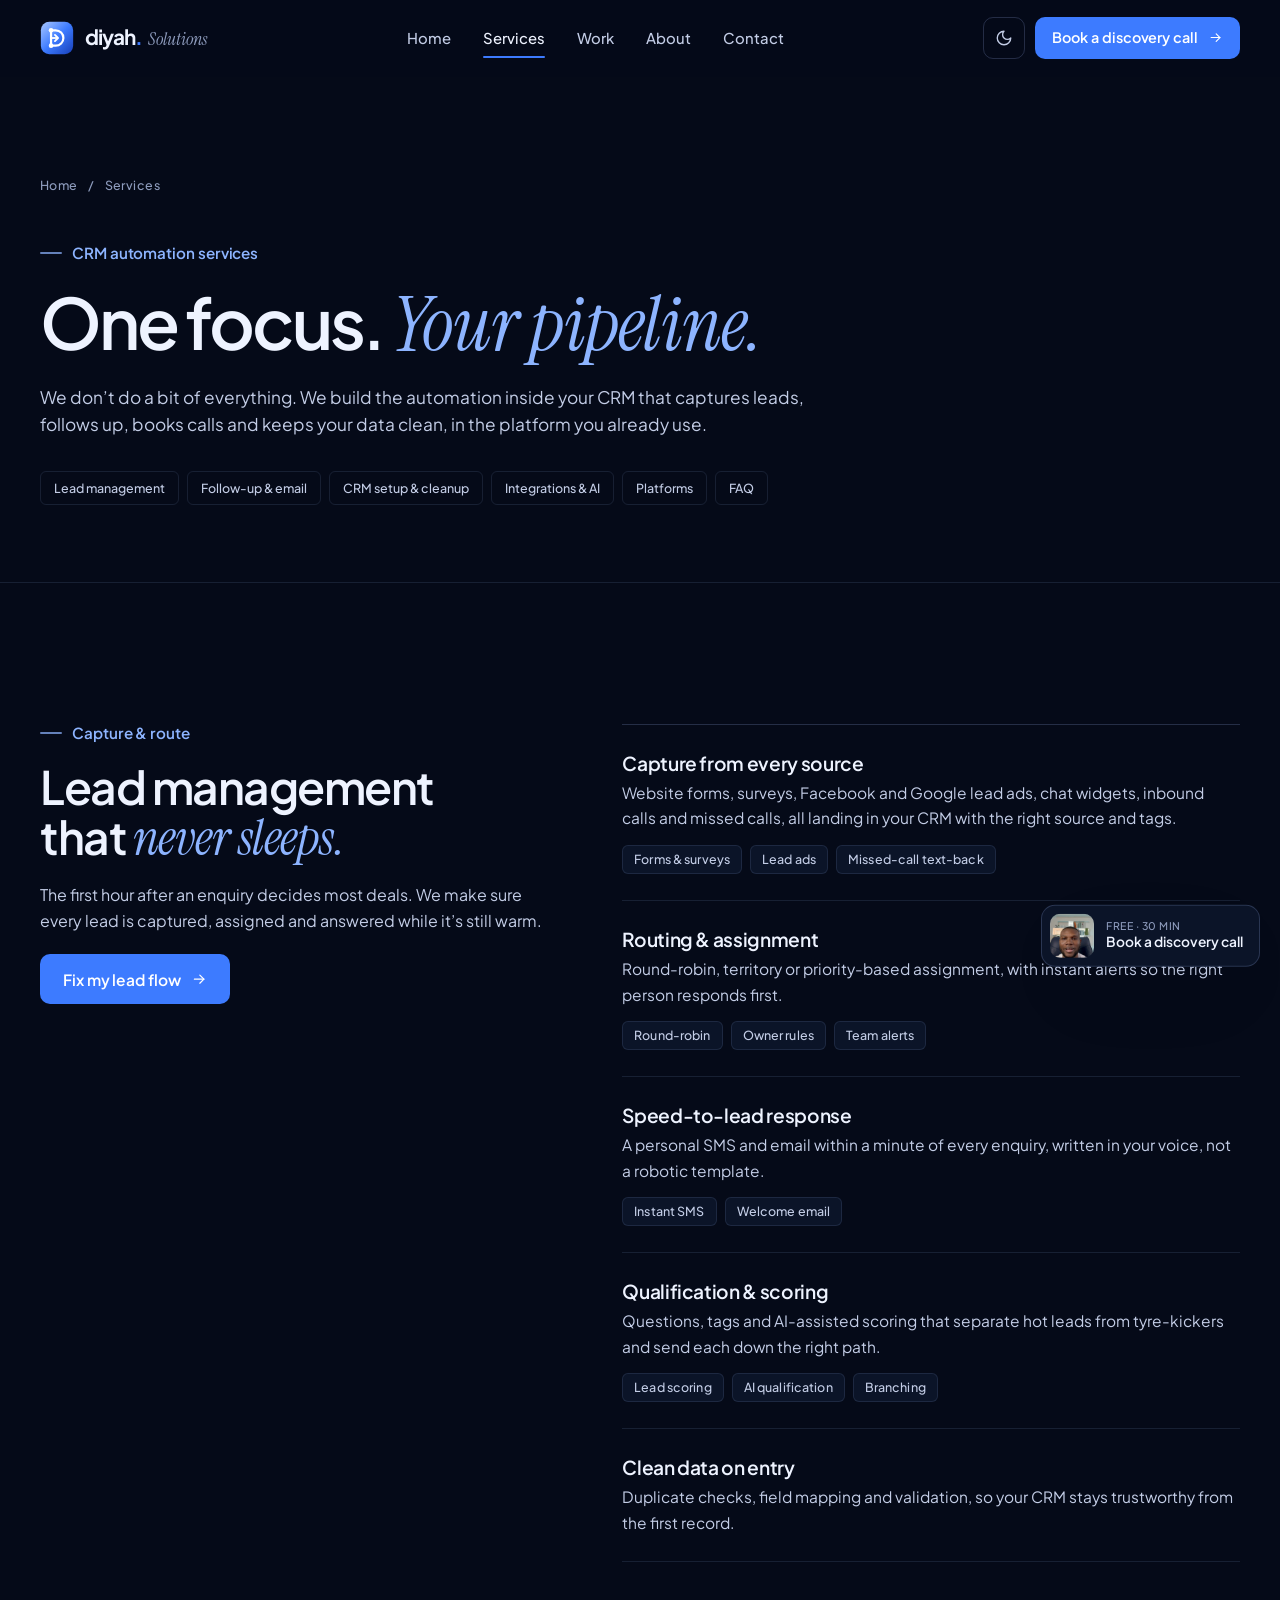
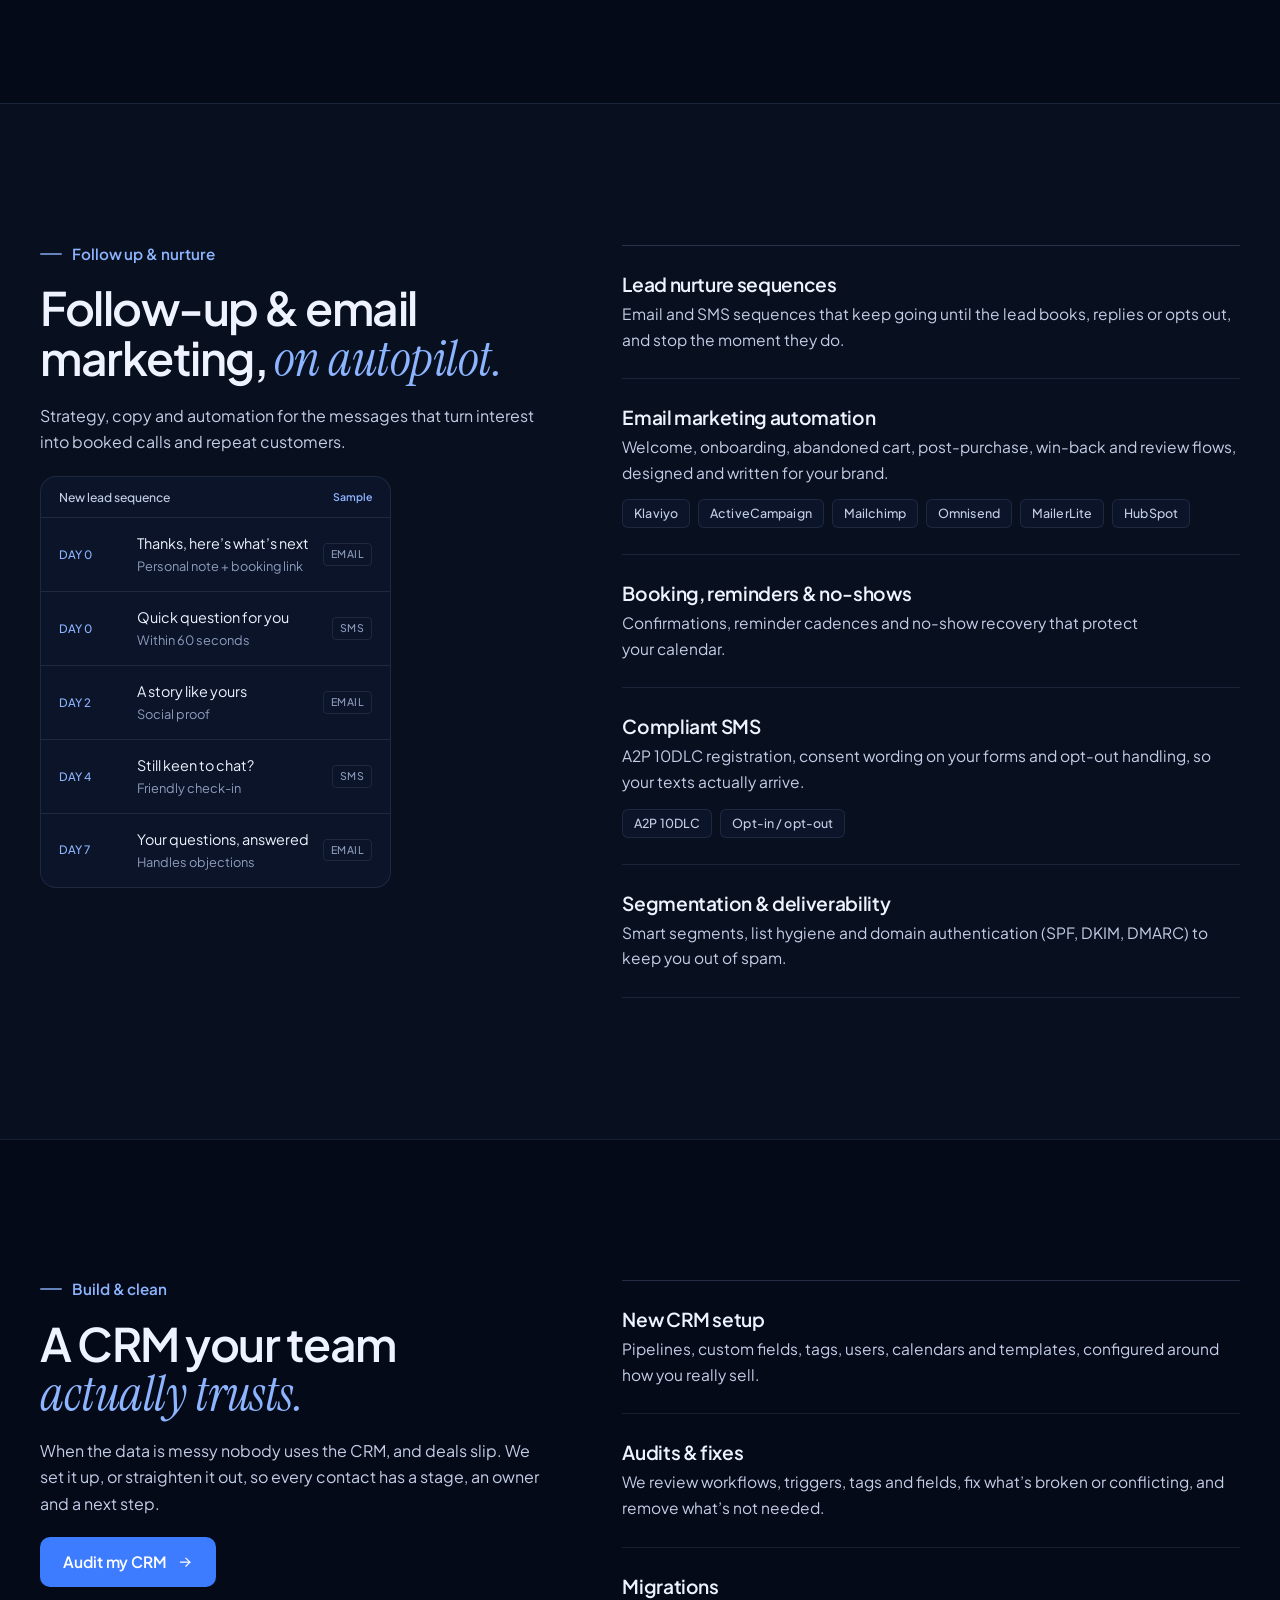
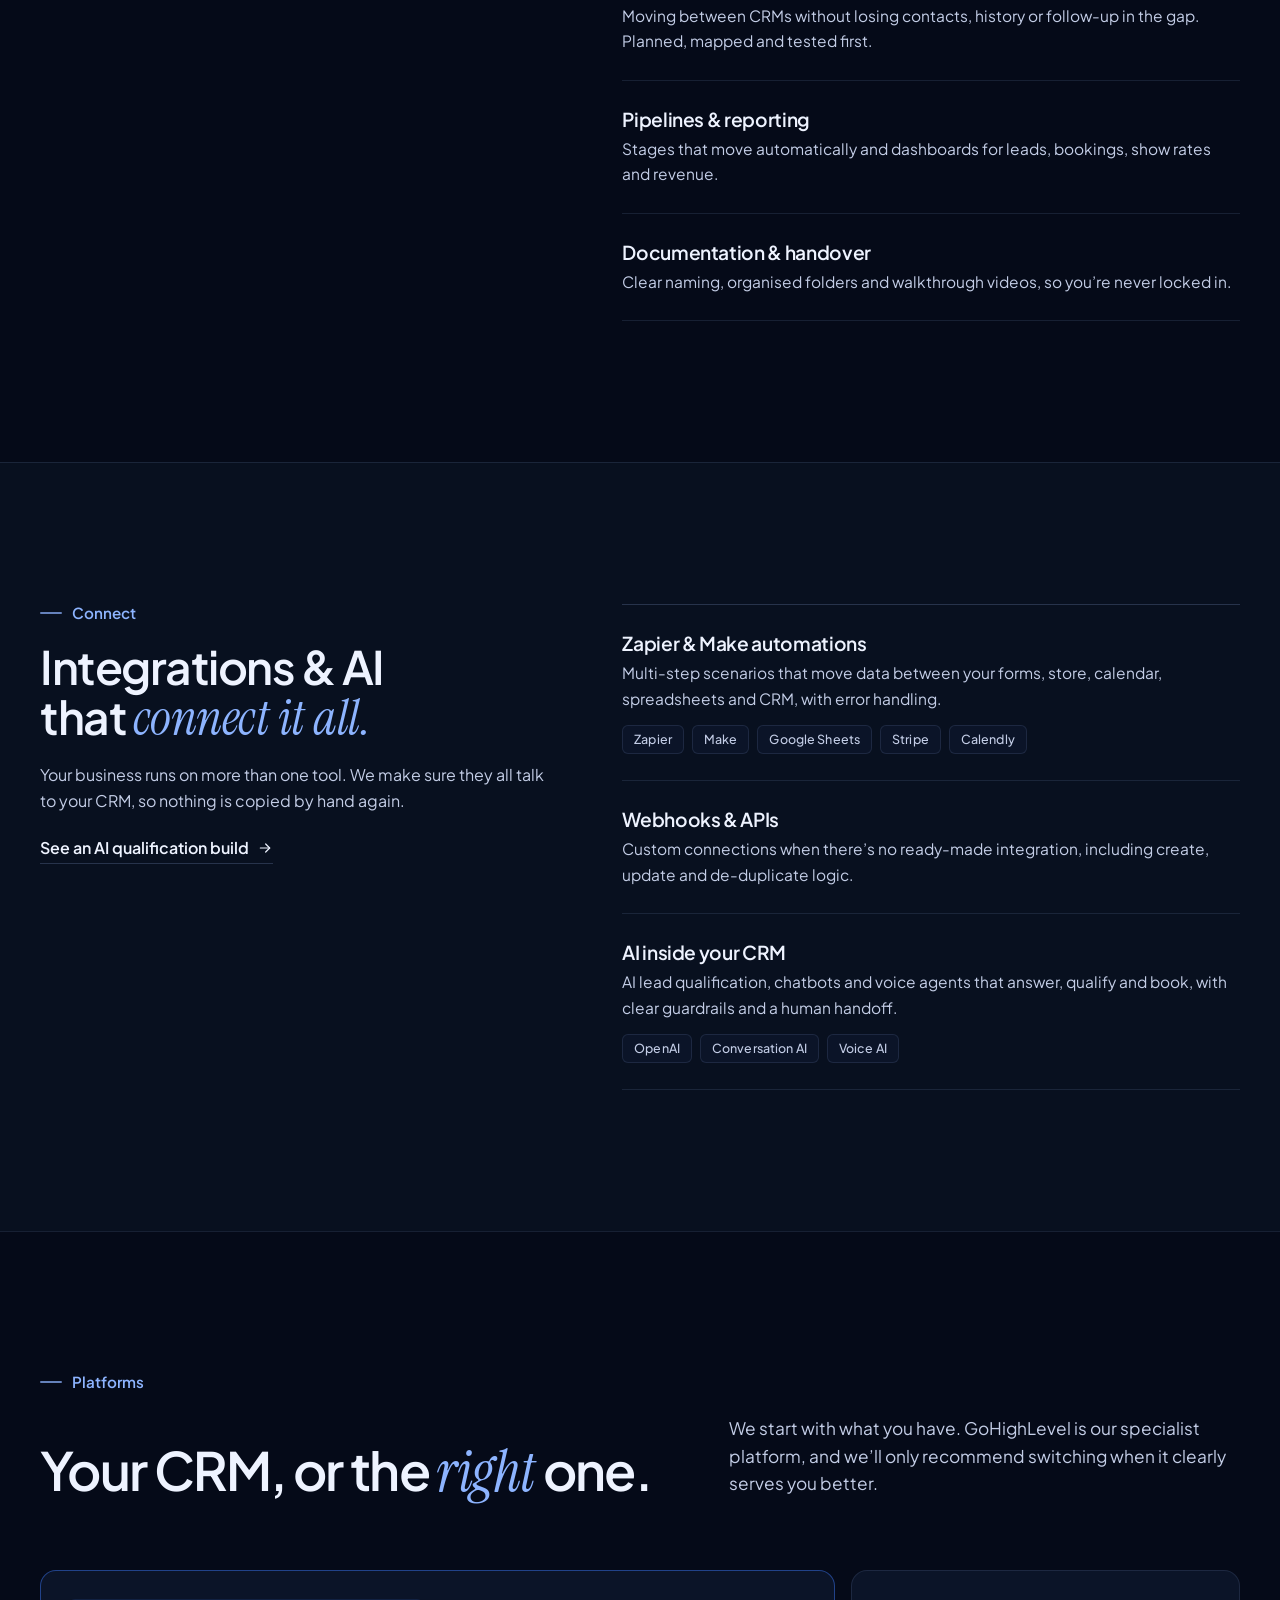
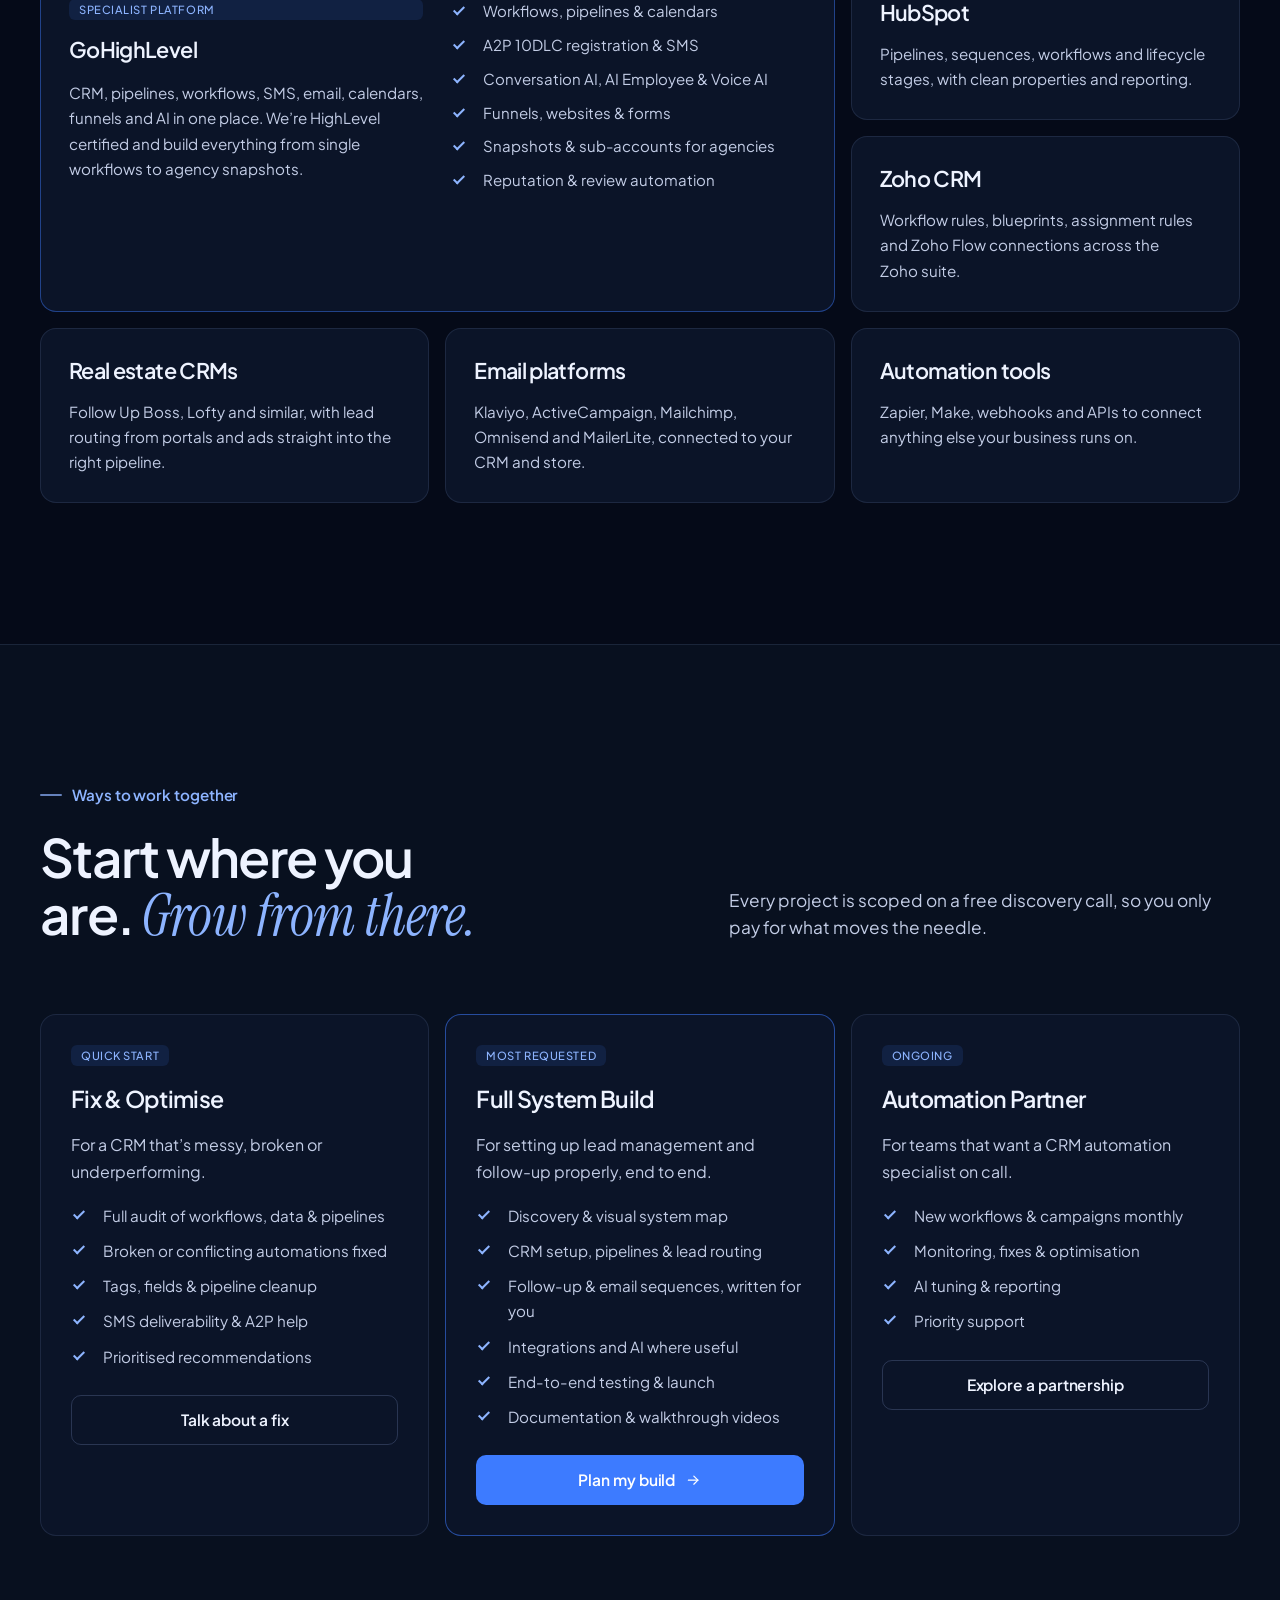
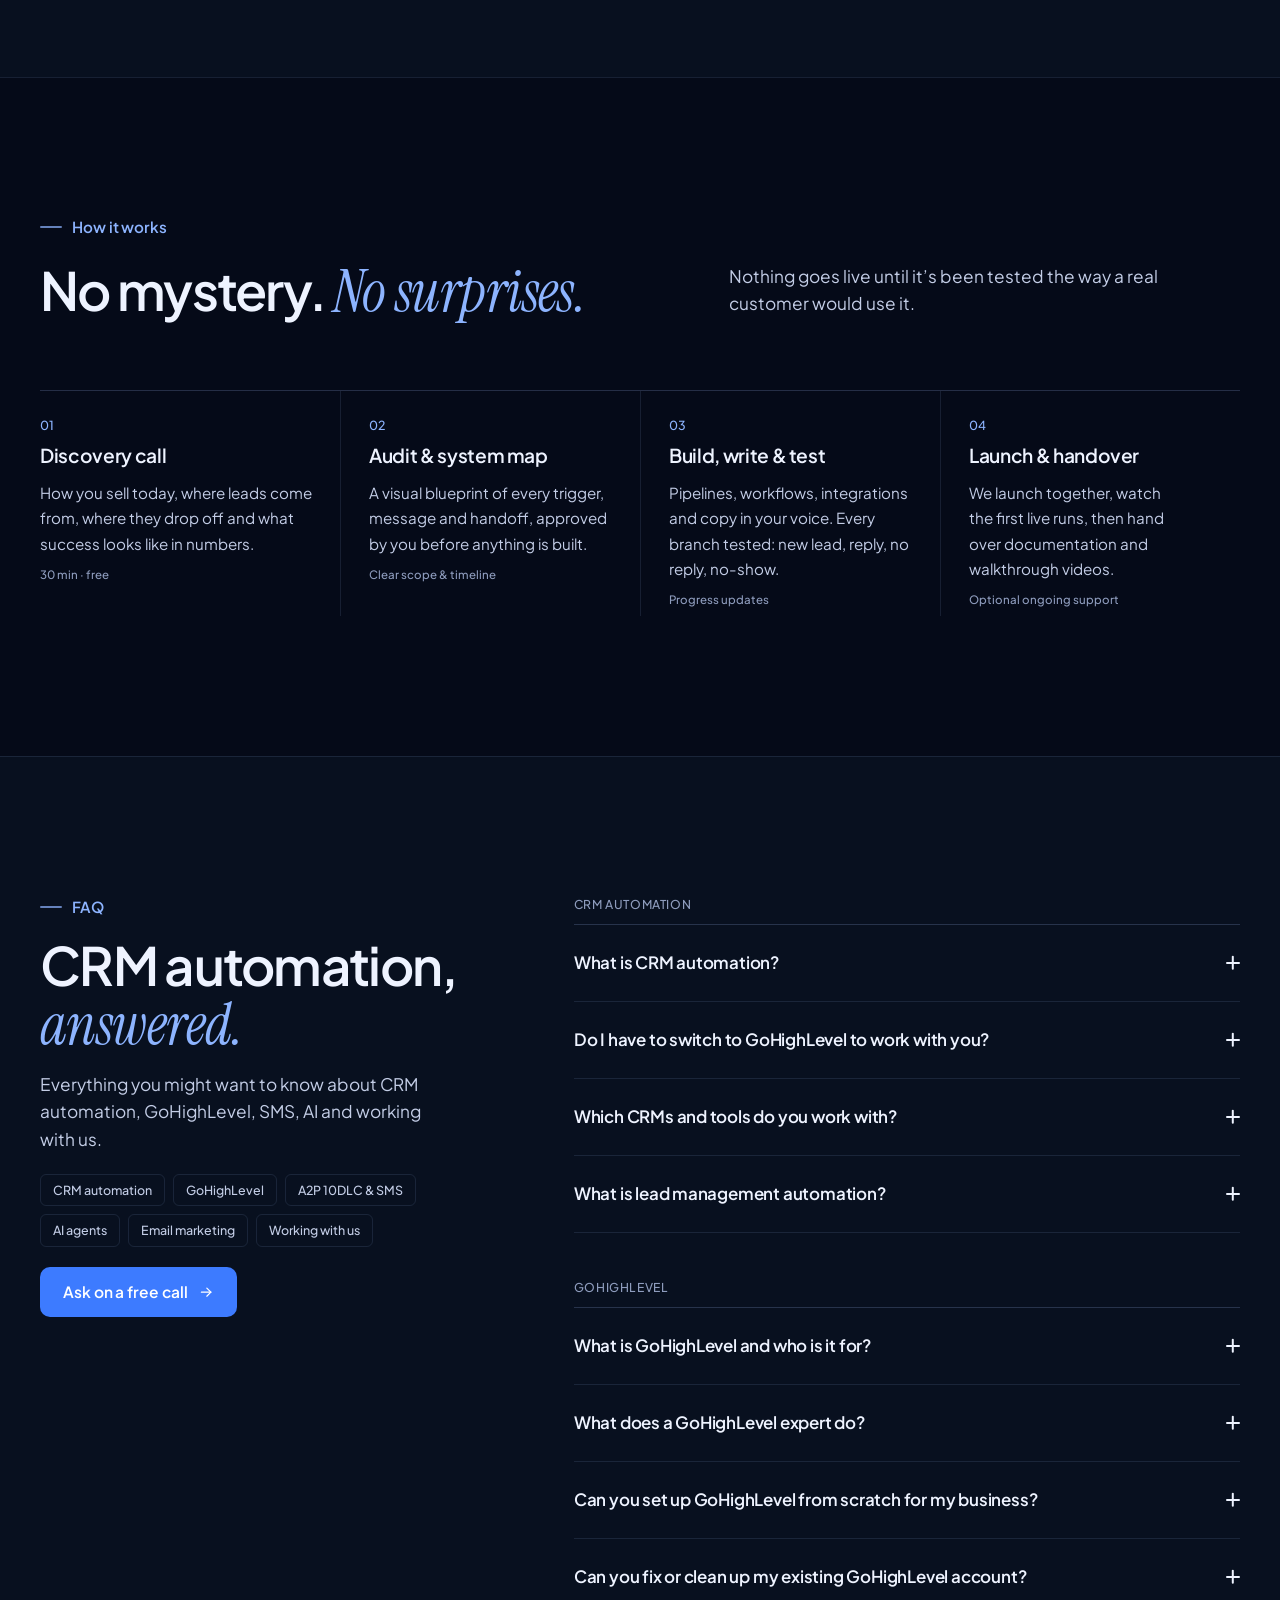
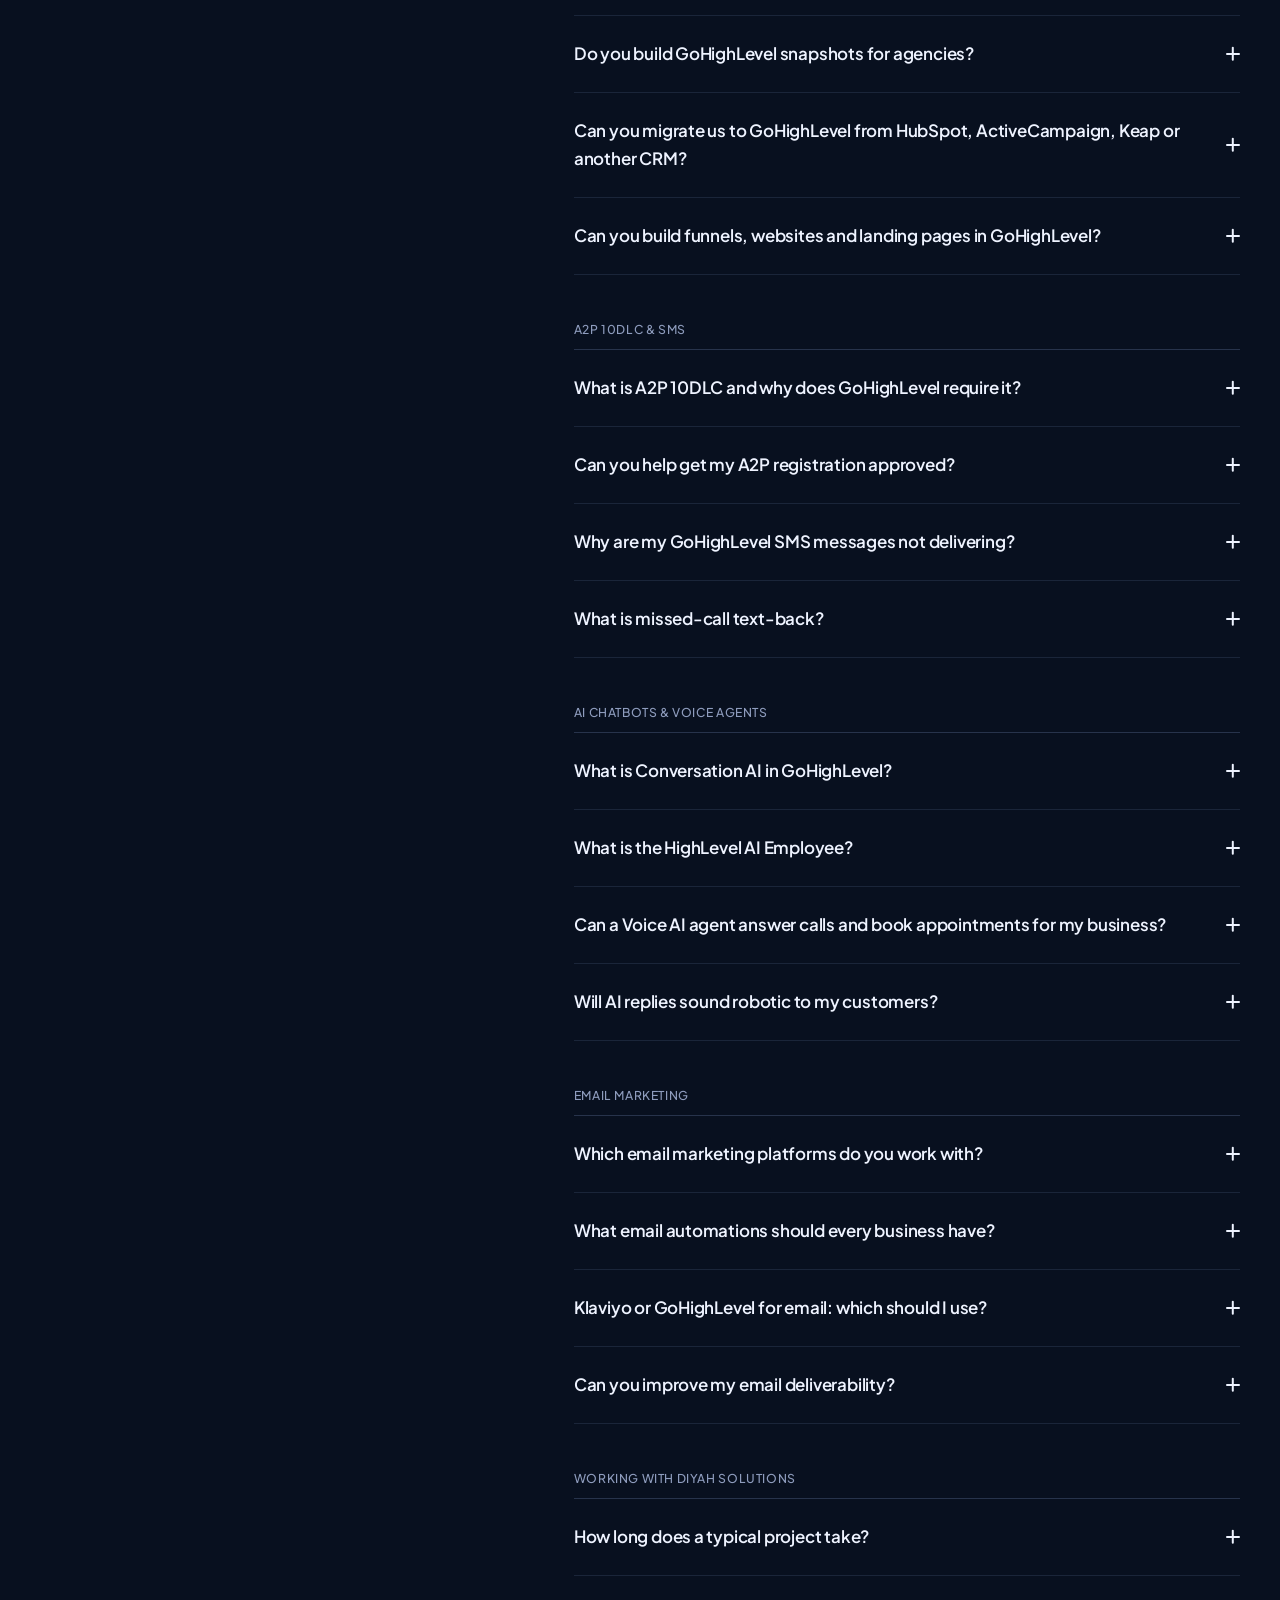
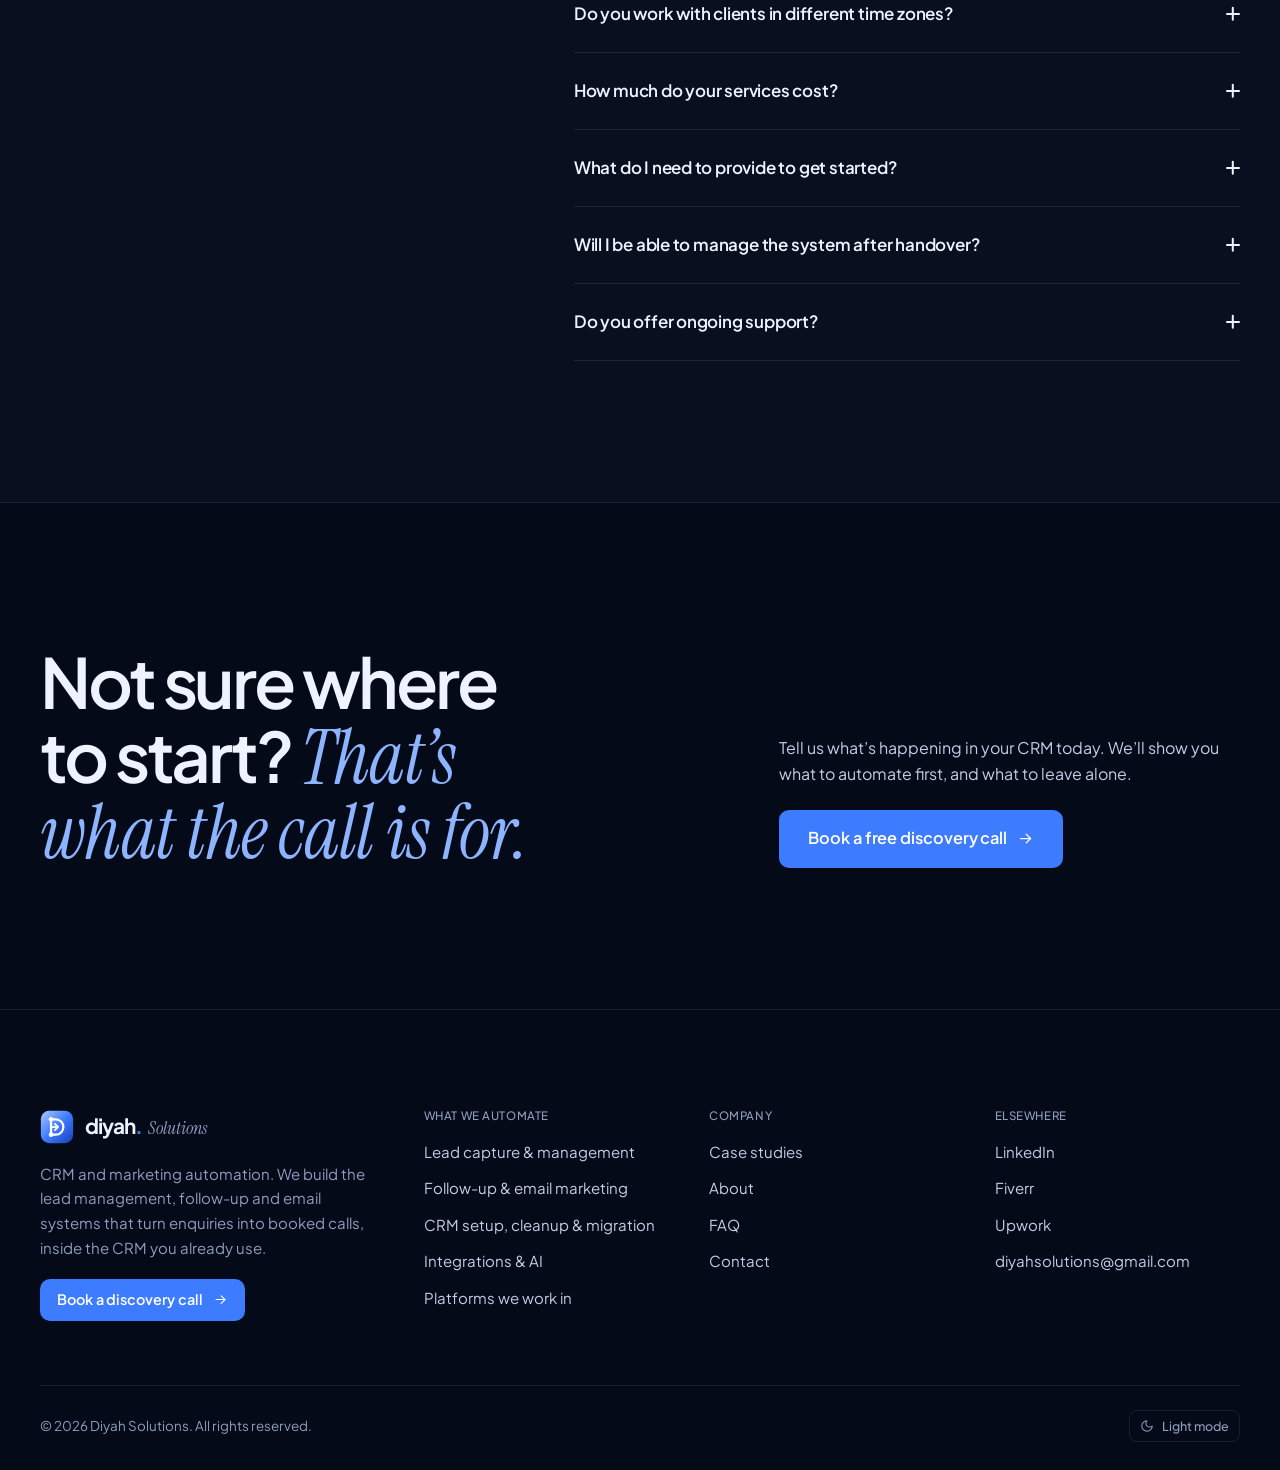
<file: services.html>
<!doctype html>
<html lang="en" data-theme="dark">
<head>
  <meta charset="utf-8">
  <meta name="viewport" content="width=device-width, initial-scale=1">
  <title>CRM Automation Services | Lead Management, Email Marketing &amp; Integrations | Diyah Solutions</title>
  <meta name="description" content="CRM automation services: lead capture and management, follow-up and email marketing automation, CRM setup, cleanup and migration, and integrations with Zapier and Make. GoHighLevel specialists, also building in HubSpot and Zoho.">
  <meta name="author" content="Moridiyat Kehinde Azeez">
  <meta name="theme-color" content="#050a18">
  <!-- SITE_URL: once you have a domain, add <link rel="canonical" href="https://YOUR-DOMAIN/services.html"> and og:url here. See README. -->
  <meta property="og:type" content="website">
  <meta property="og:site_name" content="Diyah Solutions">
  <meta property="og:title" content="CRM Automation Services | Lead Management, Email Marketing &amp; Integrations | Diyah Solutions">
  <meta property="og:description" content="CRM automation services: lead capture and management, follow-up and email marketing automation, CRM setup, cleanup and migration, and integrations with Zapier and Make. GoHighLevel specialists, also building in HubSpot and Zoho.">
  <meta property="og:image" content="assets/img/og-image.jpg">
  <meta name="twitter:card" content="summary_large_image">
  <link rel="icon" href="assets/img/brand/favicon.svg" type="image/svg+xml">
  <link rel="apple-touch-icon" href="assets/img/brand/apple-touch-icon.png">
  <link rel="manifest" href="site.webmanifest">
  <link rel="preload" href="assets/fonts/plus-jakarta-sans-latin-wght-normal.woff2" as="font" type="font/woff2" crossorigin>
  <link rel="preload" href="assets/fonts/instrument-serif-latin-400-italic.woff2" as="font" type="font/woff2" crossorigin>
  <script>
    (function(){var d=document.documentElement;d.classList.add("js");try{var t=localStorage.getItem("diyah-theme");if(t==="light"||t==="dark")d.setAttribute("data-theme",t);}catch(e){}try{if(!sessionStorage.getItem("diyah-intro")&&!/[?&](nointro|nopopup)/.test(location.search)&&!matchMedia("(prefers-reduced-motion: reduce)").matches)d.classList.add("show-intro");}catch(e){}})();
  </script>
  <link rel="stylesheet" href="assets/css/style.css?v=4.3">
  <script type="application/ld+json">{"@context":"https://schema.org","@type":"Service","serviceType":"CRM automation","provider":{"@type":"ProfessionalService","name":"Diyah Solutions"},"areaServed":"Worldwide","hasOfferCatalog":{"@type":"OfferCatalog","name":"CRM automation services","itemListElement":[{"@type":"Offer","itemOffered":{"@type":"Service","name":"Lead capture & lead management automation"}},{"@type":"Offer","itemOffered":{"@type":"Service","name":"Follow-up & email marketing automation"}},{"@type":"Offer","itemOffered":{"@type":"Service","name":"CRM setup, cleanup & migration"}},{"@type":"Offer","itemOffered":{"@type":"Service","name":"CRM integrations & AI (Zapier, Make, webhooks, APIs)"}},{"@type":"Offer","itemOffered":{"@type":"Service","name":"GoHighLevel automation"}},{"@type":"Offer","itemOffered":{"@type":"Service","name":"HubSpot & Zoho CRM automation"}}]}}</script>
  <script type="application/ld+json">{"@context":"https://schema.org","@type":"BreadcrumbList","itemListElement":[{"@type":"ListItem","position":1,"name":"Home","item":"index.html"},{"@type":"ListItem","position":2,"name":"Services","item":"services.html"}]}</script>
  <script type="application/ld+json">{"@context":"https://schema.org","@type":"FAQPage","mainEntity":[{"@type":"Question","name":"What is CRM automation?","acceptedAnswer":{"@type":"Answer","text":"It’s the set of rules and workflows inside your CRM that do the repetitive work for you: capturing and routing new leads, sending follow-up emails and texts, moving deals through your pipeline, booking calls, reminding people and reporting on what’s working. Done well, no lead is ever left without a next step."}},{"@type":"Question","name":"Do I have to switch to GoHighLevel to work with you?","acceptedAnswer":{"@type":"Answer","text":"No. We start with the CRM you already use (GoHighLevel, HubSpot, Zoho, Follow Up Boss or another platform) and automate it properly. GoHighLevel is our specialist platform, so if it would genuinely serve you better we’ll say so and explain why. The decision is always yours."}},{"@type":"Question","name":"Which CRMs and tools do you work with?","acceptedAnswer":{"@type":"Answer","text":"GoHighLevel, HubSpot, Zoho CRM and real estate CRMs such as Follow Up Boss and Lofty; email platforms including Klaviyo, ActiveCampaign, Mailchimp, Omnisend and MailerLite; and Zapier, Make, webhooks and APIs to connect everything else."}},{"@type":"Question","name":"What is lead management automation?","acceptedAnswer":{"@type":"Answer","text":"It’s everything that happens between someone enquiring and someone booking: capturing the lead from every source, de-duplicating it, assigning an owner, sending an instant first response, scoring or qualifying it, and alerting your team when it’s hot."}},{"@type":"Question","name":"What is GoHighLevel and who is it for?","acceptedAnswer":{"@type":"Answer","text":"GoHighLevel (also called HighLevel or GHL) is an all-in-one sales and marketing platform. It combines a CRM, pipelines, workflow automation, SMS, email, calendars, funnels, websites, forms, reputation management, memberships and AI tools in one place. It’s popular with marketing agencies, coaches and consultants, real estate teams, clinics and med spas, home and field service businesses, SaaS companies and local businesses that want to replace several tools with one system."}},{"@type":"Question","name":"What does a GoHighLevel expert do?","acceptedAnswer":{"@type":"Answer","text":"A GoHighLevel expert plans, builds and maintains the systems inside your account: lead capture forms and funnels, pipelines, workflow automations, SMS and email follow-up, calendar booking and reminders, AI chatbots and voice agents, and reporting. A good expert also writes the messages, makes sure SMS is A2P compliant, tests every path and documents the build so your team can run it."}},{"@type":"Question","name":"Can you set up GoHighLevel from scratch for my business?","acceptedAnswer":{"@type":"Answer","text":"Yes. A full setup typically includes business profile and domain settings, phone numbers and A2P registration, email sending domain, users and permissions, custom fields and values, pipelines, calendars, forms and surveys, funnels or website pages, core workflows (speed-to-lead, reminders, nurture, no-show and review requests), and an AI chatbot if needed. Everything is tested and handed over with documentation."}},{"@type":"Question","name":"Can you fix or clean up my existing GoHighLevel account?","acceptedAnswer":{"@type":"Answer","text":"Yes, this is one of our most requested services. We audit your workflows, triggers, tags, custom fields and pipelines; fix broken or conflicting automations; remove duplicates; tighten your messaging; and leave you with a clear map of what runs where."}},{"@type":"Question","name":"Do you build GoHighLevel snapshots for agencies?","acceptedAnswer":{"@type":"Answer","text":"Yes. We build and refine snapshots for agencies that want to onboard new sub-accounts quickly. That includes pipelines, workflows, funnels, calendars, custom values and templates, with naming conventions that keep things easy to update across clients."}},{"@type":"Question","name":"Can you migrate us to GoHighLevel from HubSpot, ActiveCampaign, Keap or another CRM?","acceptedAnswer":{"@type":"Answer","text":"Yes. We plan the migration first: what data moves, how fields and tags map, which automations need rebuilding, and how to avoid gaps in follow-up during the switch. Then we import contacts and opportunities, rebuild the key workflows in GoHighLevel and test before going live."}},{"@type":"Question","name":"Can you build funnels, websites and landing pages in GoHighLevel?","acceptedAnswer":{"@type":"Answer","text":"Yes. We design and build conversion-focused funnels, landing pages and websites directly in GoHighLevel. Every form, survey and calendar is connected to your CRM and automations, so new leads are tagged, followed up and tracked from the first click."}},{"@type":"Question","name":"What is A2P 10DLC and why does GoHighLevel require it?","acceptedAnswer":{"@type":"Answer","text":"A2P 10DLC (Application-to-Person, 10-Digit Long Code) is the US carrier registration system for businesses that send text messages from standard local phone numbers. Carriers require it to reduce spam. Without an approved brand and campaign registration, messages to US numbers can be blocked, filtered or heavily limited, which is why GoHighLevel asks you to register."}},{"@type":"Question","name":"Can you help get my A2P registration approved?","acceptedAnswer":{"@type":"Answer","text":"Yes. Most rejections come from mismatched business details, vague campaign descriptions, weak sample messages, or a website that’s missing a privacy policy, terms or clear opt-in language. We prepare the registration properly, fix your forms and website consent wording, and resubmit with the right use case and samples."}},{"@type":"Question","name":"Why are my GoHighLevel SMS messages not delivering?","acceptedAnswer":{"@type":"Answer","text":"The most common causes are an unregistered or pending A2P campaign, messages that don’t match the registered use case, missing opt-out language, link shorteners, sending too many messages too fast, or contacts on DND. We review your registration, templates and workflow settings to find and fix the issue."}},{"@type":"Question","name":"What is missed-call text-back?","acceptedAnswer":{"@type":"Answer","text":"Missed-call text-back automatically sends an SMS to anyone whose call you miss, for example: “Sorry we missed your call! How can we help?” It keeps the conversation going instead of losing the lead to the next business on Google. It can be combined with an AI chatbot that replies, qualifies the lead and books an appointment."}},{"@type":"Question","name":"What is Conversation AI in GoHighLevel?","acceptedAnswer":{"@type":"Answer","text":"Conversation AI is HighLevel’s AI chatbot. It can reply to messages across SMS, website chat, Facebook, Instagram and other channels, answer questions using your business information, collect details and book appointments. We train it on your services, tone and FAQs, set clear rules for what it should and shouldn’t say, and add a human handoff for anything sensitive."}},{"@type":"Question","name":"What is the HighLevel AI Employee?","acceptedAnswer":{"@type":"Answer","text":"AI Employee is HighLevel’s suite of AI tools that work inside your account, including Conversation AI, Voice AI, content and workflow AI features, and AI agents. Used well, it handles repetitive conversations and admin so your team can focus on closing and delivering."}},{"@type":"Question","name":"Can a Voice AI agent answer calls and book appointments for my business?","acceptedAnswer":{"@type":"Answer","text":"Yes. A GoHighLevel Voice AI agent can answer inbound calls, greet callers naturally, answer common questions, capture details, book appointments into your calendar and trigger follow-up workflows. It can also transfer to a human when needed. We script it, test it with real call scenarios and refine it after launch."}},{"@type":"Question","name":"Will AI replies sound robotic to my customers?","acceptedAnswer":{"@type":"Answer","text":"Not when they’re set up properly. We write the bot’s personality, tone and boundaries based on how your best team member talks, keep replies short and helpful, and test lots of real-world questions before launch. You stay in control and can review conversations anytime."}},{"@type":"Question","name":"Which email marketing platforms do you work with?","acceptedAnswer":{"@type":"Answer","text":"We build email automation in Klaviyo, ActiveCampaign, Mailchimp, Omnisend, MailerLite, HubSpot and GoHighLevel’s own email builder, and we can connect them to your CRM, store or forms when needed."}},{"@type":"Question","name":"What email automations should every business have?","acceptedAnswer":{"@type":"Answer","text":"At a minimum: a welcome or onboarding sequence, a lead nurture sequence, appointment or purchase confirmations, a re-engagement (win-back) flow and a review or referral request. E-commerce brands should add abandoned cart, browse abandonment and post-purchase flows. These usually drive the most revenue for the least ongoing effort."}},{"@type":"Question","name":"Klaviyo or GoHighLevel for email: which should I use?","acceptedAnswer":{"@type":"Answer","text":"Klaviyo is excellent for e-commerce, especially Shopify, thanks to deep product and purchase data. GoHighLevel is ideal for service businesses that want email, SMS, pipelines and booking in one place. Many businesses use both. We’ll recommend what fits your model, not what’s trendy."}},{"@type":"Question","name":"Can you improve my email deliverability?","acceptedAnswer":{"@type":"Answer","text":"Yes. We check domain authentication (SPF, DKIM and DMARC), sending domain setup, list hygiene, engagement-based segmentation, sending frequency and content, then fix what’s hurting your inbox placement."}},{"@type":"Question","name":"How long does a typical project take?","acceptedAnswer":{"@type":"Answer","text":"Small fixes and single automations usually take a few days. A complete GoHighLevel build with pipelines, workflows, funnels and email or SMS sequences typically takes two to four weeks. We’ll give you a clear timeline after the discovery call."}},{"@type":"Question","name":"Do you work with clients in different time zones?","acceptedAnswer":{"@type":"Answer","text":"Yes. We work with clients around the world, schedule calls at times that suit you, and share async progress updates so work keeps moving even while you sleep."}},{"@type":"Question","name":"How much do your services cost?","acceptedAnswer":{"@type":"Answer","text":"Every business needs something different, so we quote per project after understanding your goals. Book a free discovery call and you’ll get a clear scope, timeline and quote with no obligation. Prefer a marketplace? You can also hire us on Fiverr or Upwork ."}},{"@type":"Question","name":"What do I need to provide to get started?","acceptedAnswer":{"@type":"Answer","text":"Usually: access to your GoHighLevel (or other) account as a user, your offer and services, any existing copy or brand assets, and a short call to walk us through your sales process. We’ll send a simple onboarding checklist so nothing gets missed."}},{"@type":"Question","name":"Will I be able to manage the system after handover?","acceptedAnswer":{"@type":"Answer","text":"Yes. Every build is organised with clear names and folders, and comes with documentation and walkthrough videos. You’ll know what each automation does and how to make simple changes yourself."}},{"@type":"Question","name":"Do you offer ongoing support?","acceptedAnswer":{"@type":"Answer","text":"Yes. After launch you can keep us on as your automation partner for new workflows, campaigns, optimisation, monitoring and priority support."}}]}</script>
</head>
<body data-page="services">
<div class="intro" aria-hidden="true">
  <div class="intro-inner">
    <svg class="intro-mark" viewBox="0 0 40 40"><rect class="im-bg" x="1" y="1" width="38" height="38" rx="10"/><path class="im-d" d="M13 11v18M13 11h5.5a9 9 0 0 1 0 18H13"/><path class="im-arrow" d="M13 20h6.5M17.6 16.4 21.2 20l-3.6 3.6"/><circle class="im-n1" cx="13" cy="11" r="2.7"/><circle class="im-n2" cx="13" cy="29" r="2.7"/></svg>
    <div class="intro-word"><span class="brand-name">diyah<span class="dot">.</span></span><span class="brand-sub">Solutions</span></div>
    <div class="intro-steps"><span>Lead captured</span><span>Followed up</span><span>Call booked</span></div>
    <p class="intro-line">Your CRM, <em>following up for you.</em></p>
    <div class="intro-bar"><i></i></div>
  </div>
</div>
<a class="skip-link" href="#main">Skip to content</a>
<header class="site-header">
  <div class="container nav-wrap">
    <a class="brand" href="index.html" aria-label="Diyah Solutions home">
  <svg class="brand-mark" viewBox="0 0 40 40" aria-hidden="true">
  <defs><linearGradient id="bm-h" x1="0" y1="0" x2="1" y2="1"><stop offset="0" stop-color="#a9c7ff"/><stop offset=".5" stop-color="#3d7bff"/><stop offset="1" stop-color="#173fb8"/></linearGradient></defs>
  <rect x="1" y="1" width="38" height="38" rx="10" fill="url(#bm-h)"/>
  <path d="M13 11v18M13 11h5.5a9 9 0 0 1 0 18H13" fill="none" stroke="#fff" stroke-width="2.6" stroke-linecap="round" stroke-linejoin="round"/>
  <path d="M13 20h6.5" stroke="#fff" stroke-width="2.2" stroke-linecap="round" stroke-opacity=".9"/>
  <path d="M17.6 16.4 21.2 20l-3.6 3.6" fill="none" stroke="#fff" stroke-width="2.2" stroke-linecap="round" stroke-linejoin="round"/>
  <circle cx="13" cy="11" r="2.7" fill="#fff"/><circle cx="13" cy="29" r="2.7" fill="#fff"/>
</svg>
  <span class="brand-word"><span class="brand-name">diyah<span class="dot">.</span></span><span class="brand-sub">Solutions</span></span>
</a>
    <nav class="nav" aria-label="Main"><a href="index.html">Home</a><a href="services.html" aria-current="page">Services</a><a href="portfolio.html">Work</a><a href="about.html">About</a><a href="contact.html">Contact</a></nav>
    <div class="nav-actions">
      <button class="theme-toggle icon-only" type="button" aria-label="Switch theme"><svg class="icon moon" viewBox="0 0 24 24" aria-hidden="true"><path d="M12 3a6 6 0 0 0 9 9 9 9 0 1 1-9-9Z"/></svg><svg class="icon sun" viewBox="0 0 24 24" aria-hidden="true"><circle cx="12" cy="12" r="4"/><path d="M12 2v2M12 20v2M4.93 4.93l1.41 1.41M17.66 17.66l1.41 1.41M2 12h2M20 12h2M6.34 17.66l-1.41 1.41M19.07 4.93l-1.41 1.41"/></svg></button>
      <a class="btn btn-primary btn-sm" href="contact.html#book" data-open-booking>Book a discovery call <svg class="icon arrow" viewBox="0 0 24 24" aria-hidden="true"><path d="M5 12h14"/><path d="m13 6 6 6-6 6"/></svg></a>
      <button class="menu-toggle" type="button" aria-label="Open menu" aria-expanded="false" aria-controls="mobile-nav"><span></span><span></span></button>
    </div>
  </div>
</header>
<div class="mobile-nav" id="mobile-nav">
  <ul><li><a href="index.html"><small>01</small>Home</a></li><li><a href="services.html" aria-current="page"><small>02</small>Services</a></li><li><a href="portfolio.html"><small>03</small>Work</a></li><li><a href="about.html"><small>04</small>About</a></li><li><a href="contact.html"><small>05</small>Contact</a></li></ul>
  <div class="mobile-nav-foot">
    <a class="btn btn-primary btn-lg w-full" href="contact.html#book" data-open-booking>Book a discovery call <svg class="icon arrow" viewBox="0 0 24 24" aria-hidden="true"><path d="M5 12h14"/><path d="m13 6 6 6-6 6"/></svg></a>
    <span>CRM automation for teams that would rather sell than chase.</span>
  </div>
</div>
<main id="main">
<section class="page-hero">
  <div class="container">
    <nav class="breadcrumb" aria-label="Breadcrumb"><a href="index.html">Home</a><span aria-hidden="true">/</span><span>Services</span></nav>
    <span class="label" data-reveal>CRM automation services</span>
    <h1 data-reveal style="--i:1">One focus. <em>Your pipeline.</em></h1>
    <p class="lead" data-reveal style="--i:2">We don&rsquo;t do a bit of everything. We build the automation inside your CRM that captures leads, follows up, books calls and keeps your data clean, in the platform you already use.</p>
    <div class="jump" data-reveal style="--i:3"><a href="#lead-management">Lead management</a><a href="#follow-up">Follow-up &amp; email</a><a href="#crm-setup">CRM setup &amp; cleanup</a><a href="#integrations">Integrations &amp; AI</a><a href="#platforms">Platforms</a><a href="#faq">FAQ</a></div>
  </div>
</section>

<!-- 01 LEAD MANAGEMENT -->
<section class="section" id="lead-management">
  <div class="container pillar">
    <div class="pillar-head">
      <span class="label" data-reveal>Capture &amp; route</span>
      <h2 data-reveal style="--i:1">Lead management that <em>never sleeps.</em></h2>
      <p data-reveal style="--i:2">The first hour after an enquiry decides most deals. We make sure every lead is captured, assigned and answered while it&rsquo;s still warm.</p>
      <a class="btn btn-primary" href="contact.html#book" data-open-booking data-goal="leads" data-reveal style="--i:3">Fix my lead flow <svg class="icon arrow" viewBox="0 0 24 24" aria-hidden="true"><path d="M5 12h14"/><path d="m13 6 6 6-6 6"/></svg></a>
    </div>
    <div class="pillar-list" data-stagger="right">
      <div class="pillar-item"><span class="n">1.1</span><h3>Capture from every source</h3><p>Website forms, surveys, Facebook and Google lead ads, chat widgets, inbound calls and missed calls, all landing in your CRM with the right source and tags.</p><div class="chip-list"><span class="chip">Forms &amp; surveys</span><span class="chip">Lead ads</span><span class="chip">Missed-call text-back</span></div></div>
      <div class="pillar-item"><span class="n">1.2</span><h3>Routing &amp; assignment</h3><p>Round-robin, territory or priority-based assignment, with instant alerts so the right person responds first.</p><div class="chip-list"><span class="chip">Round-robin</span><span class="chip">Owner rules</span><span class="chip">Team alerts</span></div></div>
      <div class="pillar-item"><span class="n">1.3</span><h3>Speed-to-lead response</h3><p>A personal SMS and email within a minute of every enquiry, written in your voice, not a robotic template.</p><div class="chip-list"><span class="chip">Instant SMS</span><span class="chip">Welcome email</span></div></div>
      <div class="pillar-item"><span class="n">1.4</span><h3>Qualification &amp; scoring</h3><p>Questions, tags and AI-assisted scoring that separate hot leads from tyre-kickers and send each down the right path.</p><div class="chip-list"><span class="chip">Lead scoring</span><span class="chip">AI qualification</span><span class="chip">Branching</span></div></div>
      <div class="pillar-item"><span class="n">1.5</span><h3>Clean data on entry</h3><p>Duplicate checks, field mapping and validation, so your CRM stays trustworthy from the first record.</p></div>
    </div>
  </div>
</section>

<!-- 02 FOLLOW-UP & EMAIL -->
<section class="section bg-2" id="follow-up">
  <div class="container pillar">
    <div class="pillar-head">
      <span class="label" data-reveal>Follow up &amp; nurture</span>
      <h2 data-reveal style="--i:1">Follow-up &amp; email marketing, <em>on autopilot.</em></h2>
      <p data-reveal style="--i:2">Strategy, copy and automation for the messages that turn interest into booked calls and repeat customers.</p>
      <div class="seq" data-reveal style="--i:3">
        <div class="seq-head"><span>New lead sequence</span><span class="label no-mark" style="font-size:.66rem">Sample</span></div>
        <div class="seq-row"><span class="day">DAY 0</span><span>Thanks, here&rsquo;s what&rsquo;s next<small>Personal note + booking link</small></span><span class="ch">Email</span></div>
        <div class="seq-row"><span class="day">DAY 0</span><span>Quick question for you<small>Within 60 seconds</small></span><span class="ch">SMS</span></div>
        <div class="seq-row"><span class="day">DAY 2</span><span>A story like yours<small>Social proof</small></span><span class="ch">Email</span></div>
        <div class="seq-row"><span class="day">DAY 4</span><span>Still keen to chat?<small>Friendly check-in</small></span><span class="ch">SMS</span></div>
        <div class="seq-row"><span class="day">DAY 7</span><span>Your questions, answered<small>Handles objections</small></span><span class="ch">Email</span></div>
      </div>
    </div>
    <div class="pillar-list" data-stagger="right">
      <div class="pillar-item"><span class="n">2.1</span><h3>Lead nurture sequences</h3><p>Email and SMS sequences that keep going until the lead books, replies or opts out, and stop the moment they do.</p></div>
      <div class="pillar-item"><span class="n">2.2</span><h3>Email marketing automation</h3><p>Welcome, onboarding, abandoned cart, post-purchase, win-back and review flows, designed and written for your brand.</p><div class="chip-list"><span class="chip">Klaviyo</span><span class="chip">ActiveCampaign</span><span class="chip">Mailchimp</span><span class="chip">Omnisend</span><span class="chip">MailerLite</span><span class="chip">HubSpot</span></div></div>
      <div class="pillar-item"><span class="n">2.3</span><h3>Booking, reminders &amp; no-shows</h3><p>Confirmations, reminder cadences and no-show recovery that protect your calendar.</p></div>
      <div class="pillar-item"><span class="n">2.4</span><h3>Compliant SMS</h3><p>A2P 10DLC registration, consent wording on your forms and opt-out handling, so your texts actually arrive.</p><div class="chip-list"><span class="chip">A2P 10DLC</span><span class="chip">Opt-in / opt-out</span></div></div>
      <div class="pillar-item"><span class="n">2.5</span><h3>Segmentation &amp; deliverability</h3><p>Smart segments, list hygiene and domain authentication (SPF, DKIM, DMARC) to keep you out of spam.</p></div>
    </div>
  </div>
</section>

<!-- 03 CRM SETUP -->
<section class="section" id="crm-setup">
  <div class="container pillar">
    <div class="pillar-head">
      <span class="label" data-reveal>Build &amp; clean</span>
      <h2 data-reveal style="--i:1">A CRM your team <em>actually trusts.</em></h2>
      <p data-reveal style="--i:2">When the data is messy nobody uses the CRM, and deals slip. We set it up, or straighten it out, so every contact has a stage, an owner and a next step.</p>
      <a class="btn btn-primary" href="contact.html#book" data-open-booking data-goal="fix" data-reveal style="--i:3">Audit my CRM <svg class="icon arrow" viewBox="0 0 24 24" aria-hidden="true"><path d="M5 12h14"/><path d="m13 6 6 6-6 6"/></svg></a>
    </div>
    <div class="pillar-list" data-stagger="right">
      <div class="pillar-item"><span class="n">3.1</span><h3>New CRM setup</h3><p>Pipelines, custom fields, tags, users, calendars and templates, configured around how you really sell.</p></div>
      <div class="pillar-item"><span class="n">3.2</span><h3>Audits &amp; fixes</h3><p>We review workflows, triggers, tags and fields, fix what&rsquo;s broken or conflicting, and remove what&rsquo;s not needed.</p></div>
      <div class="pillar-item"><span class="n">3.3</span><h3>Migrations</h3><p>Moving between CRMs without losing contacts, history or follow-up in the gap. Planned, mapped and tested first.</p></div>
      <div class="pillar-item"><span class="n">3.4</span><h3>Pipelines &amp; reporting</h3><p>Stages that move automatically and dashboards for leads, bookings, show rates and revenue.</p></div>
      <div class="pillar-item"><span class="n">3.5</span><h3>Documentation &amp; handover</h3><p>Clear naming, organised folders and walkthrough videos, so you&rsquo;re never locked in.</p></div>
    </div>
  </div>
</section>

<!-- 04 INTEGRATIONS -->
<section class="section bg-2" id="integrations">
  <div class="container pillar">
    <div class="pillar-head">
      <span class="label" data-reveal>Connect</span>
      <h2 data-reveal style="--i:1">Integrations &amp; AI that <em>connect it all.</em></h2>
      <p data-reveal style="--i:2">Your business runs on more than one tool. We make sure they all talk to your CRM, so nothing is copied by hand again.</p>
      <a class="link" href="portfolio.html#ai-lead-qualification" data-reveal style="--i:3">See an AI qualification build <svg class="icon arrow" viewBox="0 0 24 24" aria-hidden="true"><path d="M5 12h14"/><path d="m13 6 6 6-6 6"/></svg></a>
    </div>
    <div class="pillar-list" data-stagger="right">
      <div class="pillar-item"><span class="n">4.1</span><h3>Zapier &amp; Make automations</h3><p>Multi-step scenarios that move data between your forms, store, calendar, spreadsheets and CRM, with error handling.</p><div class="chip-list"><span class="chip">Zapier</span><span class="chip">Make</span><span class="chip">Google Sheets</span><span class="chip">Stripe</span><span class="chip">Calendly</span></div></div>
      <div class="pillar-item"><span class="n">4.2</span><h3>Webhooks &amp; APIs</h3><p>Custom connections when there&rsquo;s no ready-made integration, including create, update and de-duplicate logic.</p></div>
      <div class="pillar-item"><span class="n">4.3</span><h3>AI inside your CRM</h3><p>AI lead qualification, chatbots and voice agents that answer, qualify and book, with clear guardrails and a human handoff.</p><div class="chip-list"><span class="chip">OpenAI</span><span class="chip">Conversation AI</span><span class="chip">Voice AI</span></div></div>
    </div>
  </div>
</section>

<!-- PLATFORMS -->
<section class="section" id="platforms">
  <div class="container">
    <div class="head split">
      <span class="label" data-reveal>Platforms</span>
      <h2 data-reveal style="--i:1">Your CRM, or the <em>right</em> one.</h2>
      <p class="lead" data-reveal style="--i:2">We start with what you have. GoHighLevel is our specialist platform, and we&rsquo;ll only recommend switching when it clearly serves you better.</p>
    </div>
    <div class="platforms" data-stagger>
      <div class="platform feature">
        <div class="pf-copy">
          <span class="tag">Specialist platform</span>
          <h3>GoHighLevel</h3>
          <p>CRM, pipelines, workflows, SMS, email, calendars, funnels and AI in one place. We&rsquo;re HighLevel certified and build everything from single workflows to agency snapshots.</p>
        </div>
        <ul class="check-list"><li>Workflows, pipelines &amp; calendars</li><li>A2P 10DLC registration &amp; SMS</li><li>Conversation AI, AI Employee &amp; Voice AI</li><li>Funnels, websites &amp; forms</li><li>Snapshots &amp; sub-accounts for agencies</li><li>Reputation &amp; review automation</li></ul>
      </div>
      <div class="platform"><h3>HubSpot</h3><p>Pipelines, sequences, workflows and lifecycle stages, with clean properties and reporting.</p></div>
      <div class="platform"><h3>Zoho CRM</h3><p>Workflow rules, blueprints, assignment rules and Zoho Flow connections across the Zoho suite.</p></div>
      <div class="platform"><h3>Real estate CRMs</h3><p>Follow Up Boss, Lofty and similar, with lead routing from portals and ads straight into the right pipeline.</p></div>
      <div class="platform"><h3>Email platforms</h3><p>Klaviyo, ActiveCampaign, Mailchimp, Omnisend and MailerLite, connected to your CRM and store.</p></div>
      <div class="platform"><h3>Automation tools</h3><p>Zapier, Make, webhooks and APIs to connect anything else your business runs on.</p></div>
    </div>
  </div>
</section>

<!-- OFFERS -->
<section class="section bg-2" id="engagements">
  <div class="container">
    <div class="head split">
      <span class="label" data-reveal>Ways to work together</span>
      <h2 data-reveal style="--i:1">Start where you are. <em>Grow from there.</em></h2>
      <p class="lead" data-reveal style="--i:2">Every project is scoped on a free discovery call, so you only pay for what moves the needle.</p>
    </div>
    <div class="offers" data-stagger>
      <div class="offer">
        <div class="top"><span class="tag">Quick start</span></div>
        <h3>Fix &amp; Optimise</h3>
        <p>For a CRM that&rsquo;s messy, broken or underperforming.</p>
        <ul class="check-list"><li>Full audit of workflows, data &amp; pipelines</li><li>Broken or conflicting automations fixed</li><li>Tags, fields &amp; pipeline cleanup</li><li>SMS deliverability &amp; A2P help</li><li>Prioritised recommendations</li></ul>
        <a class="btn btn-ghost w-full" href="contact.html#book" data-open-booking data-goal="fix">Talk about a fix</a>
      </div>
      <div class="offer featured">
        <div class="top"><span class="tag">Most requested</span></div>
        <h3>Full System Build</h3>
        <p>For setting up lead management and follow-up properly, end to end.</p>
        <ul class="check-list"><li>Discovery &amp; visual system map</li><li>CRM setup, pipelines &amp; lead routing</li><li>Follow-up &amp; email sequences, written for you</li><li>Integrations and AI where useful</li><li>End-to-end testing &amp; launch</li><li>Documentation &amp; walkthrough videos</li></ul>
        <a class="btn btn-primary w-full" href="contact.html#book" data-open-booking data-goal="build">Plan my build <svg class="icon arrow" viewBox="0 0 24 24" aria-hidden="true"><path d="M5 12h14"/><path d="m13 6 6 6-6 6"/></svg></a>
      </div>
      <div class="offer">
        <div class="top"><span class="tag">Ongoing</span></div>
        <h3>Automation Partner</h3>
        <p>For teams that want a CRM automation specialist on call.</p>
        <ul class="check-list"><li>New workflows &amp; campaigns monthly</li><li>Monitoring, fixes &amp; optimisation</li><li>AI tuning &amp; reporting</li><li>Priority support</li></ul>
        <a class="btn btn-ghost w-full" href="contact.html#book" data-open-booking data-goal="partner">Explore a partnership</a>
      </div>
    </div>
  </div>
</section>

<!-- PROCESS -->
<section class="section" id="process">
  <div class="container">
    <div class="head split">
      <span class="label" data-reveal>How it works</span>
      <h2 data-reveal style="--i:1">No mystery. <em>No surprises.</em></h2>
      <p class="lead" data-reveal style="--i:2">Nothing goes live until it&rsquo;s been tested the way a real customer would use it.</p>
    </div>
    <div class="steps" data-stagger>
      <div class="step"><span class="n">01</span><h3>Discovery call</h3><p>How you sell today, where leads come from, where they drop off and what success looks like in numbers.</p><small>30 min &middot; free</small></div>
      <div class="step"><span class="n">02</span><h3>Audit &amp; system map</h3><p>A visual blueprint of every trigger, message and handoff, approved by you before anything is built.</p><small>Clear scope &amp; timeline</small></div>
      <div class="step"><span class="n">03</span><h3>Build, write &amp; test</h3><p>Pipelines, workflows, integrations and copy in your voice. Every branch tested: new lead, reply, no reply, no-show.</p><small>Progress updates</small></div>
      <div class="step"><span class="n">04</span><h3>Launch &amp; handover</h3><p>We launch together, watch the first live runs, then hand over documentation and walkthrough videos.</p><small>Optional ongoing support</small></div>
    </div>
  </div>
</section>

<!-- FAQ -->
<section class="section bg-2" id="faq">
  <div class="container faq-layout">
    <div class="sticky">
      <span class="label" data-reveal>FAQ</span>
      <h2 data-reveal style="--i:1">CRM automation, <em>answered.</em></h2>
      <p class="lead" data-reveal style="--i:2">Everything you might want to know about CRM automation, GoHighLevel, SMS, AI and working with us.</p>
      <div class="faq-cats" data-reveal style="--i:3"><a href="#faq-0">CRM automation</a><a href="#faq-1">GoHighLevel</a><a href="#faq-2">A2P 10DLC &amp; SMS</a><a href="#faq-3">AI agents</a><a href="#faq-4">Email marketing</a><a href="#faq-5">Working with us</a></div>
      <a class="btn btn-primary" href="contact.html#book" data-open-booking data-reveal style="--i:4">Ask on a free call <svg class="icon arrow" viewBox="0 0 24 24" aria-hidden="true"><path d="M5 12h14"/><path d="m13 6 6 6-6 6"/></svg></a>
    </div>
    <div data-reveal>
<div class="faq-group" id="faq-0"><h3>CRM automation</h3><details class="faq">
  <summary>What is CRM automation?<span class="pm" aria-hidden="true"></span></summary>
  <div class="faq-body"><div><p>It&rsquo;s the set of rules and workflows inside your CRM that do the repetitive work for you: capturing and routing new leads, sending follow-up emails and texts, moving deals through your pipeline, booking calls, reminding people and reporting on what&rsquo;s working. Done well, no lead is ever left without a next step.</p></div></div>
</details>
<details class="faq">
  <summary>Do I have to switch to GoHighLevel to work with you?<span class="pm" aria-hidden="true"></span></summary>
  <div class="faq-body"><div><p>No. We start with the CRM you already use (GoHighLevel, HubSpot, Zoho, Follow Up Boss or another platform) and automate it properly. GoHighLevel is our specialist platform, so if it would genuinely serve you better we&rsquo;ll say so and explain why. The decision is always yours.</p></div></div>
</details>
<details class="faq">
  <summary>Which CRMs and tools do you work with?<span class="pm" aria-hidden="true"></span></summary>
  <div class="faq-body"><div><p>GoHighLevel, HubSpot, Zoho CRM and real estate CRMs such as Follow Up Boss and Lofty; email platforms including Klaviyo, ActiveCampaign, Mailchimp, Omnisend and MailerLite; and Zapier, Make, webhooks and APIs to connect everything else.</p></div></div>
</details>
<details class="faq">
  <summary>What is lead management automation?<span class="pm" aria-hidden="true"></span></summary>
  <div class="faq-body"><div><p>It&rsquo;s everything that happens between someone enquiring and someone booking: capturing the lead from every source, de-duplicating it, assigning an owner, sending an instant first response, scoring or qualifying it, and alerting your team when it&rsquo;s hot.</p></div></div>
</details>
</div>
<div class="faq-group" id="faq-1"><h3>GoHighLevel</h3><details class="faq">
  <summary>What is GoHighLevel and who is it for?<span class="pm" aria-hidden="true"></span></summary>
  <div class="faq-body"><div><p>GoHighLevel (also called HighLevel or GHL) is an all-in-one sales and marketing platform. It combines a CRM, pipelines, workflow automation, SMS, email, calendars, funnels, websites, forms, reputation management, memberships and AI tools in one place.</p><p>It&rsquo;s popular with marketing agencies, coaches and consultants, real estate teams, clinics and med spas, home and field service businesses, SaaS companies and local businesses that want to replace several tools with one system.</p></div></div>
</details>
<details class="faq">
  <summary>What does a GoHighLevel expert do?<span class="pm" aria-hidden="true"></span></summary>
  <div class="faq-body"><div><p>A GoHighLevel expert plans, builds and maintains the systems inside your account: lead capture forms and funnels, pipelines, workflow automations, SMS and email follow-up, calendar booking and reminders, AI chatbots and voice agents, and reporting. A good expert also writes the messages, makes sure SMS is A2P compliant, tests every path and documents the build so your team can run it.</p></div></div>
</details>
<details class="faq">
  <summary>Can you set up GoHighLevel from scratch for my business?<span class="pm" aria-hidden="true"></span></summary>
  <div class="faq-body"><div><p>Yes. A full setup typically includes business profile and domain settings, phone numbers and A2P registration, email sending domain, users and permissions, custom fields and values, pipelines, calendars, forms and surveys, funnels or website pages, core workflows (speed-to-lead, reminders, nurture, no-show and review requests), and an AI chatbot if needed. Everything is tested and handed over with documentation.</p></div></div>
</details>
<details class="faq">
  <summary>Can you fix or clean up my existing GoHighLevel account?<span class="pm" aria-hidden="true"></span></summary>
  <div class="faq-body"><div><p>Yes, this is one of our most requested services. We audit your workflows, triggers, tags, custom fields and pipelines; fix broken or conflicting automations; remove duplicates; tighten your messaging; and leave you with a clear map of what runs where.</p></div></div>
</details>
<details class="faq">
  <summary>Do you build GoHighLevel snapshots for agencies?<span class="pm" aria-hidden="true"></span></summary>
  <div class="faq-body"><div><p>Yes. We build and refine snapshots for agencies that want to onboard new sub-accounts quickly. That includes pipelines, workflows, funnels, calendars, custom values and templates, with naming conventions that keep things easy to update across clients.</p></div></div>
</details>
<details class="faq">
  <summary>Can you migrate us to GoHighLevel from HubSpot, ActiveCampaign, Keap or another CRM?<span class="pm" aria-hidden="true"></span></summary>
  <div class="faq-body"><div><p>Yes. We plan the migration first: what data moves, how fields and tags map, which automations need rebuilding, and how to avoid gaps in follow-up during the switch. Then we import contacts and opportunities, rebuild the key workflows in GoHighLevel and test before going live.</p></div></div>
</details>
<details class="faq">
  <summary>Can you build funnels, websites and landing pages in GoHighLevel?<span class="pm" aria-hidden="true"></span></summary>
  <div class="faq-body"><div><p>Yes. We design and build conversion-focused funnels, landing pages and websites directly in GoHighLevel. Every form, survey and calendar is connected to your CRM and automations, so new leads are tagged, followed up and tracked from the first click.</p></div></div>
</details></div>
<div class="faq-group" id="faq-2"><h3>A2P 10DLC &amp; SMS</h3><details class="faq">
  <summary>What is A2P 10DLC and why does GoHighLevel require it?<span class="pm" aria-hidden="true"></span></summary>
  <div class="faq-body"><div><p>A2P 10DLC (Application-to-Person, 10-Digit Long Code) is the US carrier registration system for businesses that send text messages from standard local phone numbers. Carriers require it to reduce spam. Without an approved brand and campaign registration, messages to US numbers can be blocked, filtered or heavily limited, which is why GoHighLevel asks you to register.</p></div></div>
</details>
<details class="faq">
  <summary>Can you help get my A2P registration approved?<span class="pm" aria-hidden="true"></span></summary>
  <div class="faq-body"><div><p>Yes. Most rejections come from mismatched business details, vague campaign descriptions, weak sample messages, or a website that&rsquo;s missing a privacy policy, terms or clear opt-in language. We prepare the registration properly, fix your forms and website consent wording, and resubmit with the right use case and samples.</p></div></div>
</details>
<details class="faq">
  <summary>Why are my GoHighLevel SMS messages not delivering?<span class="pm" aria-hidden="true"></span></summary>
  <div class="faq-body"><div><p>The most common causes are an unregistered or pending A2P campaign, messages that don&rsquo;t match the registered use case, missing opt-out language, link shorteners, sending too many messages too fast, or contacts on DND. We review your registration, templates and workflow settings to find and fix the issue.</p></div></div>
</details>
<details class="faq">
  <summary>What is missed-call text-back?<span class="pm" aria-hidden="true"></span></summary>
  <div class="faq-body"><div><p>Missed-call text-back automatically sends an SMS to anyone whose call you miss, for example: &ldquo;Sorry we missed your call! How can we help?&rdquo; It keeps the conversation going instead of losing the lead to the next business on Google. It can be combined with an AI chatbot that replies, qualifies the lead and books an appointment.</p></div></div>
</details></div>
<div class="faq-group" id="faq-3"><h3>AI chatbots &amp; voice agents</h3><details class="faq">
  <summary>What is Conversation AI in GoHighLevel?<span class="pm" aria-hidden="true"></span></summary>
  <div class="faq-body"><div><p>Conversation AI is HighLevel&rsquo;s AI chatbot. It can reply to messages across SMS, website chat, Facebook, Instagram and other channels, answer questions using your business information, collect details and book appointments. We train it on your services, tone and FAQs, set clear rules for what it should and shouldn&rsquo;t say, and add a human handoff for anything sensitive.</p></div></div>
</details>
<details class="faq">
  <summary>What is the HighLevel AI Employee?<span class="pm" aria-hidden="true"></span></summary>
  <div class="faq-body"><div><p>AI Employee is HighLevel&rsquo;s suite of AI tools that work inside your account, including Conversation AI, Voice AI, content and workflow AI features, and AI agents. Used well, it handles repetitive conversations and admin so your team can focus on closing and delivering.</p></div></div>
</details>
<details class="faq">
  <summary>Can a Voice AI agent answer calls and book appointments for my business?<span class="pm" aria-hidden="true"></span></summary>
  <div class="faq-body"><div><p>Yes. A GoHighLevel Voice AI agent can answer inbound calls, greet callers naturally, answer common questions, capture details, book appointments into your calendar and trigger follow-up workflows. It can also transfer to a human when needed. We script it, test it with real call scenarios and refine it after launch.</p></div></div>
</details>
<details class="faq">
  <summary>Will AI replies sound robotic to my customers?<span class="pm" aria-hidden="true"></span></summary>
  <div class="faq-body"><div><p>Not when they&rsquo;re set up properly. We write the bot&rsquo;s personality, tone and boundaries based on how your best team member talks, keep replies short and helpful, and test lots of real-world questions before launch. You stay in control and can review conversations anytime.</p></div></div>
</details></div>
<div class="faq-group" id="faq-4"><h3>Email marketing</h3><details class="faq">
  <summary>Which email marketing platforms do you work with?<span class="pm" aria-hidden="true"></span></summary>
  <div class="faq-body"><div><p>We build email automation in Klaviyo, ActiveCampaign, Mailchimp, Omnisend, MailerLite, HubSpot and GoHighLevel&rsquo;s own email builder, and we can connect them to your CRM, store or forms when needed.</p></div></div>
</details>
<details class="faq">
  <summary>What email automations should every business have?<span class="pm" aria-hidden="true"></span></summary>
  <div class="faq-body"><div><p>At a minimum: a welcome or onboarding sequence, a lead nurture sequence, appointment or purchase confirmations, a re-engagement (win-back) flow and a review or referral request. E-commerce brands should add abandoned cart, browse abandonment and post-purchase flows. These usually drive the most revenue for the least ongoing effort.</p></div></div>
</details>
<details class="faq">
  <summary>Klaviyo or GoHighLevel for email: which should I use?<span class="pm" aria-hidden="true"></span></summary>
  <div class="faq-body"><div><p>Klaviyo is excellent for e-commerce, especially Shopify, thanks to deep product and purchase data. GoHighLevel is ideal for service businesses that want email, SMS, pipelines and booking in one place. Many businesses use both. We&rsquo;ll recommend what fits your model, not what&rsquo;s trendy.</p></div></div>
</details>
<details class="faq">
  <summary>Can you improve my email deliverability?<span class="pm" aria-hidden="true"></span></summary>
  <div class="faq-body"><div><p>Yes. We check domain authentication (SPF, DKIM and DMARC), sending domain setup, list hygiene, engagement-based segmentation, sending frequency and content, then fix what&rsquo;s hurting your inbox placement.</p></div></div>
</details></div>
<div class="faq-group" id="faq-5"><h3>Working with Diyah Solutions</h3><details class="faq">
  <summary>How long does a typical project take?<span class="pm" aria-hidden="true"></span></summary>
  <div class="faq-body"><div><p>Small fixes and single automations usually take a few days. A complete GoHighLevel build with pipelines, workflows, funnels and email or SMS sequences typically takes two to four weeks. We&rsquo;ll give you a clear timeline after the discovery call.</p></div></div>
</details>
<details class="faq">
  <summary>Do you work with clients in different time zones?<span class="pm" aria-hidden="true"></span></summary>
  <div class="faq-body"><div><p>Yes. We work with clients around the world, schedule calls at times that suit you, and share async progress updates so work keeps moving even while you sleep.</p></div></div>
</details>
<details class="faq">
  <summary>How much do your services cost?<span class="pm" aria-hidden="true"></span></summary>
  <div class="faq-body"><div><p>Every business needs something different, so we quote per project after understanding your goals. Book a free discovery call and you&rsquo;ll get a clear scope, timeline and quote with no obligation. Prefer a marketplace? You can also hire us on <a class="link-arrow" href="https://www.fiverr.com/jamiu_crm" target="_blank" rel="noopener">Fiverr</a> or <a class="link-arrow" href="https://www.upwork.com/freelancers/~019ceffaa14c6c3fcf" target="_blank" rel="noopener">Upwork</a>.</p></div></div>
</details>
<details class="faq">
  <summary>What do I need to provide to get started?<span class="pm" aria-hidden="true"></span></summary>
  <div class="faq-body"><div><p>Usually: access to your GoHighLevel (or other) account as a user, your offer and services, any existing copy or brand assets, and a short call to walk us through your sales process. We&rsquo;ll send a simple onboarding checklist so nothing gets missed.</p></div></div>
</details>
<details class="faq">
  <summary>Will I be able to manage the system after handover?<span class="pm" aria-hidden="true"></span></summary>
  <div class="faq-body"><div><p>Yes. Every build is organised with clear names and folders, and comes with documentation and walkthrough videos. You&rsquo;ll know what each automation does and how to make simple changes yourself.</p></div></div>
</details>
<details class="faq">
  <summary>Do you offer ongoing support?<span class="pm" aria-hidden="true"></span></summary>
  <div class="faq-body"><div><p>Yes. After launch you can keep us on as your automation partner for new workflows, campaigns, optimisation, monitoring and priority support.</p></div></div>
</details></div>
    
    </div>
  </div>
</section>

<section class="section closing">
  <div class="container">
    <h2 data-reveal>Not sure where to start? <em>That&rsquo;s what the call is for.</em></h2>
    <div class="closing-side" data-reveal style="--i:1">
      <p>Tell us what&rsquo;s happening in your CRM today. We&rsquo;ll show you what to automate first, and what to leave alone.</p>
      <a class="btn btn-primary btn-lg" href="contact.html#book" data-open-booking>Book a free discovery call <svg class="icon arrow" viewBox="0 0 24 24" aria-hidden="true"><path d="M5 12h14"/><path d="m13 6 6 6-6 6"/></svg></a>
    </div>
  </div>
</section>
</main>
<footer class="footer">
  <div class="container">
    <div class="footer-top">
      <div class="footer-about">
        <a class="brand" href="index.html" aria-label="Diyah Solutions home">
  <svg class="brand-mark" viewBox="0 0 40 40" aria-hidden="true">
  <defs><linearGradient id="bm-f" x1="0" y1="0" x2="1" y2="1"><stop offset="0" stop-color="#a9c7ff"/><stop offset=".5" stop-color="#3d7bff"/><stop offset="1" stop-color="#173fb8"/></linearGradient></defs>
  <rect x="1" y="1" width="38" height="38" rx="10" fill="url(#bm-f)"/>
  <path d="M13 11v18M13 11h5.5a9 9 0 0 1 0 18H13" fill="none" stroke="#fff" stroke-width="2.6" stroke-linecap="round" stroke-linejoin="round"/>
  <path d="M13 20h6.5" stroke="#fff" stroke-width="2.2" stroke-linecap="round" stroke-opacity=".9"/>
  <path d="M17.6 16.4 21.2 20l-3.6 3.6" fill="none" stroke="#fff" stroke-width="2.2" stroke-linecap="round" stroke-linejoin="round"/>
  <circle cx="13" cy="11" r="2.7" fill="#fff"/><circle cx="13" cy="29" r="2.7" fill="#fff"/>
</svg>
  <span class="brand-word"><span class="brand-name">diyah<span class="dot">.</span></span><span class="brand-sub">Solutions</span></span>
</a>
        <p>CRM and marketing automation. We build the lead management, follow-up and email systems that turn enquiries into booked calls, inside the CRM you already use.</p>
        <div><a class="btn btn-primary btn-sm" href="contact.html#book" data-open-booking>Book a discovery call <svg class="icon arrow" viewBox="0 0 24 24" aria-hidden="true"><path d="M5 12h14"/><path d="m13 6 6 6-6 6"/></svg></a></div>
      </div>
      <div>
        <h4>What we automate</h4>
        <ul>
          <li><a href="services.html#lead-management">Lead capture &amp; management</a></li>
          <li><a href="services.html#follow-up">Follow-up &amp; email marketing</a></li>
          <li><a href="services.html#crm-setup">CRM setup, cleanup &amp; migration</a></li>
          <li><a href="services.html#integrations">Integrations &amp; AI</a></li>
          <li><a href="services.html#platforms">Platforms we work in</a></li>
        </ul>
      </div>
      <div>
        <h4>Company</h4>
        <ul>
          <li><a href="portfolio.html">Case studies</a></li>
          <li><a href="about.html">About</a></li>
          <li><a href="services.html#faq">FAQ</a></li>
          <li><a href="contact.html">Contact</a></li>
        </ul>
      </div>
      <div>
        <h4>Elsewhere</h4>
        <ul>
          <li><a href="https://www.linkedin.com/in/azeez-kehinde-moridiyat" target="_blank" rel="noopener">LinkedIn</a></li>
          <li><a href="https://www.fiverr.com/jamiu_crm" target="_blank" rel="noopener">Fiverr</a></li>
          <li><a href="https://www.upwork.com/freelancers/~019ceffaa14c6c3fcf" target="_blank" rel="noopener">Upwork</a></li>
          <li><a href="mailto:diyahsolutions@gmail.com">diyahsolutions@gmail.com</a></li>
        </ul>
      </div>
    </div>
    <div class="footer-bottom">
      <span>&copy; <span data-year>2026</span> Diyah Solutions. All rights reserved.</span>
      <button class="theme-toggle" type="button" aria-label="Switch theme"><svg class="icon moon" viewBox="0 0 24 24" aria-hidden="true"><path d="M12 3a6 6 0 0 0 9 9 9 9 0 1 1-9-9Z"/></svg><svg class="icon sun" viewBox="0 0 24 24" aria-hidden="true"><circle cx="12" cy="12" r="4"/><path d="M12 2v2M12 20v2M4.93 4.93l1.41 1.41M17.66 17.66l1.41 1.41M2 12h2M20 12h2M6.34 17.66l-1.41 1.41M19.07 4.93l-1.41 1.41"/></svg><span class="tt-label">Theme</span></button>
    </div>
  </div>
</footer>
<!-- Discovery-call pop-up: video testimonial + booking flow (see assets/js/main.js, BOOKING config) -->
<div class="dc" id="discovery" role="dialog" aria-modal="true" aria-labelledby="dc-title" hidden>
  <div class="dc-backdrop" data-dc-close></div>
  <div class="dc-panel">
    <button class="icon-btn dc-close" type="button" data-dc-close aria-label="Close"><svg class="icon" viewBox="0 0 24 24" aria-hidden="true"><path d="M18 6 6 18M6 6l12 12"/></svg></button>
    <div class="dc-media">
      <video playsinline muted loop preload="none" poster="assets/img/testimonial-poster.jpg" aria-label="Client video testimonial">
        <source src="assets/video/testimonial.mp4" type="video/mp4">
      </video>
      <div class="dc-media-top"><span class="live-dot"></span> Client video review</div>
      <div class="dc-media-bottom">
        <p>&ldquo;Hear it from a client, then let&rsquo;s map what your CRM should be doing for you.&rdquo;</p>
        <button class="dc-sound" type="button" aria-pressed="false"><svg class="icon" viewBox="0 0 24 24" aria-hidden="true"><path d="M11 5 6 9H2v6h4l5 4z"/><path d="m23 9-6 6M17 9l6 6"/></svg><span>Tap for sound</span></button>
        <small>Verified client &middot; CRM automation project</small>
      </div>
      <div class="dc-progress"><i></i></div>
    </div>
    <div class="dc-body"><div data-flow="popup"></div></div>
  </div>
</div>
<button class="dc-tab" type="button" data-open-booking aria-label="Book a free discovery call">
  <img src="assets/img/testimonial-poster.jpg" alt="" width="44" height="44">
  <span><small>Free &middot; 30 min</small><b>Book a discovery call</b></span>
</button>
<script src="assets/js/main.js?v=4.3" defer></script>
</body>
</html>
</file>
<file: assets/css/style.css>
/* ==========================================================================
   Diyah Solutions: CRM automation studio
   Visual system v2: "the pipeline". Hairlines, stages, one accent.

   1. Fonts            6. Header & footer        11. Discovery-call flow
   2. Tokens & themes  7. Home sections          12. Contact page
   3. Base             8. Inner pages            13. Motion
   4. Layout           9. Work / case studies    14. Responsive
   5. Components      10. Modals & lightbox
   ========================================================================== */

/* 1. Fonts --------------------------------------------------------------- */
@font-face {
  font-family: "Jakarta";
  src: url("../fonts/plus-jakarta-sans-latin-wght-normal.woff2") format("woff2");
  font-weight: 200 800; font-style: normal; font-display: swap;
  unicode-range: U+0000-00FF, U+0131, U+0152-0153, U+02BB-02BC, U+02C6, U+02DA, U+02DC, U+0304, U+0308, U+0329, U+2000-206F, U+20AC, U+2122, U+2191, U+2193, U+2212, U+2215, U+FEFF, U+FFFD;
}
@font-face {
  font-family: "Jakarta";
  src: url("../fonts/plus-jakarta-sans-latin-ext-wght-normal.woff2") format("woff2");
  font-weight: 200 800; font-style: normal; font-display: swap;
  unicode-range: U+0100-02BA, U+02BD-02C5, U+02C7-02CC, U+02CE-02D7, U+02DD-02FF, U+0304, U+0308, U+0329, U+1D00-1DBF, U+1E00-1E9F, U+1EF2-1EFF, U+2020, U+20A0-20AB, U+20AD-20C0, U+2113, U+2C60-2C7F, U+A720-A7FF;
}
@font-face {
  font-family: "Instrument";
  src: url("../fonts/instrument-serif-latin-400-italic.woff2") format("woff2");
  font-weight: 400; font-style: italic; font-display: swap;
}

/* 2. Tokens & themes ------------------------------------------------------ */
:root {
  --font: "Jakarta", ui-sans-serif, system-ui, -apple-system, "Segoe UI", sans-serif;
  --serif: "Instrument", Georgia, serif;
  --mono: var(--font); /* legacy alias: the site uses one sans family */

  --container: 1200px;
  --gutter: clamp(16px, 4vw, 40px);
  --radius: 10px;
  --radius-lg: 16px;
  --sec: clamp(80px, 11vw, 148px);

  --ease: cubic-bezier(.16, 1, .3, 1);
  --ease-io: cubic-bezier(.65, 0, .35, 1);
}

/* Dark is the default brand theme */
:root,
[data-theme="dark"] {
  color-scheme: dark;
  --bg: #050a18;
  --bg-2: #08101f;
  --surface: #0b1428;
  --surface-2: #101b34;
  --surface-3: #152243;
  --line: rgba(150, 175, 230, .13);
  --line-2: rgba(150, 175, 230, .22);
  --text: #eef3ff;
  --text-2: #c3cde6;
  --muted: #8e9cbd;
  --accent: #3d7bff;          /* CTA + "live" path only */
  --accent-hover: #5a8fff;
  --accent-ink: #8db4ff;      /* serif accents, links, numbers */
  --accent-soft: rgba(61, 123, 255, .12);
  --on-accent: #ffffff;
  --live: #34d399;
  --warn: #fbbf24;
  --danger: #f87171;
  --shadow: 0 30px 80px -30px rgba(0, 0, 0, .7);
  --grid-line: rgba(150, 175, 230, .05);
}

[data-theme="light"] {
  color-scheme: light;
  --bg: #f6f8fd;
  --bg-2: #eef2fa;
  --surface: #ffffff;
  --surface-2: #f3f6fc;
  --surface-3: #e8eef9;
  --line: rgba(10, 21, 50, .10);
  --line-2: rgba(10, 21, 50, .18);
  --text: #0a1532;
  --text-2: #26324f;
  --muted: #56627f;
  --accent: #1d55e5;
  --accent-hover: #1446c7;
  --accent-ink: #1d55e5;
  --accent-soft: rgba(29, 85, 229, .08);
  --on-accent: #ffffff;
  --live: #059669;
  --warn: #b45309;
  --danger: #dc2626;
  --shadow: 0 30px 70px -34px rgba(10, 21, 50, .28);
  --grid-line: rgba(10, 21, 50, .045);
}

/* 3. Base ------------------------------------------------------------------ */
*, *::before, *::after { box-sizing: border-box; }
html { -webkit-text-size-adjust: 100%; scroll-behavior: smooth; scroll-padding-top: 96px; }
body {
  margin: 0;
  background: var(--bg);
  color: var(--text);
  font: 400 1rem/1.65 var(--font);
  -webkit-font-smoothing: antialiased;
  text-rendering: optimizeLegibility;
  overflow-x: hidden;
}
img, video, svg { display: block; max-width: 100%; }
img { height: auto; }
a { color: inherit; text-decoration: none; }
button, input, select, textarea { font: inherit; color: inherit; }
button { cursor: pointer; background: none; border: 0; padding: 0; }
::selection { background: var(--accent); color: #fff; }
:focus-visible { outline: 2px solid var(--accent-ink); outline-offset: 3px; border-radius: 6px; }

h1, h2, h3, h4 { margin: 0; font-weight: 600; letter-spacing: -.032em; line-height: 1.08; text-wrap: balance; }
h1 { font-size: clamp(2.6rem, 6.2vw, 5rem); letter-spacing: -.045em; line-height: 1.02; }
h2 { font-size: clamp(2rem, 4.2vw, 3.3rem); }
h3 { font-size: clamp(1.15rem, 1.6vw, 1.35rem); letter-spacing: -.018em; line-height: 1.3; }
p { margin: 0; text-wrap: pretty; }
em {
  font-family: var(--serif);
  font-style: italic;
  font-weight: 400;
  letter-spacing: -.01em;
  color: var(--accent-ink);
}
h1 em, h2 em { font-size: 1.08em; line-height: .9; }
b, strong { font-weight: 600; color: var(--text); }
ul { margin: 0; padding: 0; list-style: none; }

.icon { width: 1.15em; height: 1.15em; flex: none; fill: none; stroke: currentColor; stroke-width: 1.8; stroke-linecap: round; stroke-linejoin: round; }

.skip-link { position: absolute; left: 12px; top: -60px; z-index: 200; background: var(--accent); color: #fff; padding: 10px 16px; border-radius: 8px; }
.skip-link:focus { top: 12px; }
.sr-only { position: absolute !important; width: 1px; height: 1px; overflow: hidden; clip: rect(0 0 0 0); white-space: nowrap; }

/* 4. Layout ---------------------------------------------------------------- */
.container { width: 100%; max-width: calc(var(--container) + var(--gutter) * 2); margin: 0 auto; padding: 0 var(--gutter); }
.section { padding: var(--sec) 0; position: relative; }
.section-tight { padding: clamp(48px, 7vw, 88px) 0; position: relative; }
.section + .section, .rule-top { border-top: 1px solid var(--line); }
.bg-2 { background: var(--bg-2); }

.lead { font-size: clamp(1.05rem, 1.35vw, 1.2rem); color: var(--text-2); line-height: 1.6; max-width: 60ch; }
.muted { color: var(--muted); }
.center { text-align: center; }
.mt-s { margin-top: 16px; } .mt-m { margin-top: 28px; } .mt-l { margin-top: 44px; } .mt-xl { margin-top: 64px; }
.w-full { width: 100%; }

/* Section head: mono stage label + headline + supporting copy */
.label {
  display: inline-flex; align-items: center; gap: 10px;
  font: 600 .95rem/1.2 var(--font);
  letter-spacing: -.005em;
  color: var(--accent-ink);
}
.label::before { content: ""; width: 22px; height: 2px; background: currentColor; border-radius: 2px; flex: none; opacity: .7; }
.label.no-mark::before { display: none; }

.head { display: grid; gap: 20px; margin-bottom: clamp(40px, 6vw, 72px); max-width: 780px; }
.head.split {
  max-width: none; grid-template-columns: minmax(0, 1.1fr) minmax(0, .9fr);
  align-items: end; gap: 24px 64px;
}
.head.split .label { grid-column: 1 / -1; }
.head.center { margin-inline: auto; text-align: center; justify-items: center; }


/* 5. Components ------------------------------------------------------------ */
.btn {
  --h: 50px;
  display: inline-flex; align-items: center; justify-content: center; gap: 10px;
  min-height: var(--h); padding: 0 22px;
  border-radius: var(--radius);
  font-weight: 600; font-size: .97rem; letter-spacing: -.005em; white-space: nowrap;
  border: 1px solid transparent;
  transition: background .2s var(--ease), border-color .2s var(--ease), color .2s var(--ease), transform .2s var(--ease);
}
.btn .icon { width: 1.05em; height: 1.05em; transition: transform .25s var(--ease); }
.btn:hover .icon.arrow { transform: translateX(3px); }
.btn:active { transform: translateY(1px); }
.btn-primary { background: var(--accent); color: var(--on-accent); }
.btn-primary:hover { background: var(--accent-hover); }
.btn-ghost { border-color: var(--line-2); color: var(--text); background: transparent; }
.btn-ghost:hover { border-color: var(--text-2); background: var(--surface); }
.btn-sm { --h: 42px; padding: 0 16px; font-size: .9rem; }
.btn-lg { --h: 58px; padding: 0 28px; font-size: 1.02rem; }
.btn-row { display: flex; flex-wrap: wrap; gap: 12px; align-items: center; }
.btn[disabled] { opacity: .45; pointer-events: none; }

.link { display: inline-flex; align-items: center; gap: 8px; font-weight: 600; color: var(--text); border-bottom: 1px solid var(--line-2); padding-bottom: 2px; transition: border-color .2s, color .2s; }
.link:hover { border-color: var(--accent-ink); color: var(--accent-ink); }
.link .icon { width: 1em; height: 1em; }

.chip-list { display: flex; flex-wrap: wrap; gap: 8px; }
.chip { display: inline-flex; align-items: center; gap: 6px; padding: 6px 11px; border: 1px solid var(--line); border-radius: 6px; font: 500 .78rem/1.2 var(--mono); color: var(--text-2); letter-spacing: .01em; background: var(--surface); }
.tag { display: inline-flex; align-items: center; gap: 6px; padding: 5px 10px; border-radius: 6px; font: 500 .7rem/1 var(--mono); letter-spacing: .05em; text-transform: uppercase; color: var(--accent-ink); background: var(--accent-soft); }

.card { background: var(--surface); border: 1px solid var(--line); border-radius: var(--radius-lg); }

.check-list { display: grid; gap: 12px; }
.check-list li { display: grid; grid-template-columns: 20px 1fr; gap: 12px; color: var(--text-2); }
.check-list li::before { content: ""; width: 6px; height: 11px; margin: 5px 0 0 5px; border: solid var(--accent-ink); border-width: 0 2px 2px 0; transform: rotate(45deg); }

.stars { display: inline-flex; gap: 2px; color: #f5b83d; }
.stars .icon { width: 14px; height: 14px; fill: currentColor; stroke: none; }

.live-dot { width: 8px; height: 8px; border-radius: 50%; background: var(--live); box-shadow: 0 0 0 0 var(--live); animation: pulse 2.2s infinite; flex: none; }
@keyframes pulse { 0% { box-shadow: 0 0 0 0 rgba(52, 211, 153, .55); } 70% { box-shadow: 0 0 0 9px rgba(52, 211, 153, 0); } 100% { box-shadow: 0 0 0 0 rgba(52, 211, 153, 0); } }

.breadcrumb { display: flex; gap: 10px; align-items: center; font: 500 .78rem/1 var(--mono); color: var(--muted); letter-spacing: .04em; margin-bottom: 28px; }
.breadcrumb a:hover { color: var(--text); }

/* FAQ (details) */
.faq { border-bottom: 1px solid var(--line); }
.faq summary { list-style: none; display: flex; justify-content: space-between; align-items: center; gap: 24px; padding: 24px 0; cursor: pointer; font-weight: 600; font-size: 1.06rem; letter-spacing: -.012em; }
.faq summary::-webkit-details-marker { display: none; }
.faq summary:hover { color: var(--accent-ink); }
.pm { position: relative; width: 14px; height: 14px; flex: none; }
.pm::before, .pm::after { content: ""; position: absolute; left: 0; top: 6px; width: 14px; height: 1.6px; background: currentColor; border-radius: 2px; transition: transform .35s var(--ease); }
.pm::after { transform: rotate(90deg); }
.faq[open] .pm::after { transform: rotate(0); }
.faq-body { overflow: hidden; }
.faq-body > div { padding: 0 0 26px; color: var(--text-2); display: grid; gap: 12px; max-width: 68ch; }
.faq-layout { display: grid; grid-template-columns: minmax(0, .8fr) minmax(0, 1.2fr); gap: clamp(40px, 7vw, 110px); align-items: start; }
.faq-layout .sticky { position: sticky; top: 110px; display: grid; gap: 20px; justify-items: start; }
.faq-cats { display: flex; flex-wrap: wrap; gap: 8px; }
.faq-cats a { font: 500 .78rem/1 var(--mono); padding: 9px 12px; border: 1px solid var(--line); border-radius: 6px; color: var(--text-2); }
.faq-cats a:hover { border-color: var(--line-2); color: var(--text); }
.faq-group + .faq-group { margin-top: 48px; }
.faq-group h3 { font: 500 .76rem/1 var(--mono); letter-spacing: .05em; text-transform: uppercase; color: var(--muted); padding-bottom: 14px; border-bottom: 1px solid var(--line-2); }

/* 6. Header & footer ------------------------------------------------------- */
.site-header {
  position: sticky; top: 0; z-index: 60;
  background: color-mix(in srgb, var(--bg) 88%, transparent);
  -webkit-backdrop-filter: saturate(1.4) blur(14px); backdrop-filter: saturate(1.4) blur(14px);
  border-bottom: 1px solid transparent;
  transition: border-color .3s, transform .4s var(--ease);
}
.site-header.is-scrolled { border-color: var(--line); }
.site-header.is-hidden { transform: translateY(-100%); }
.nav-wrap { display: flex; align-items: center; justify-content: space-between; gap: 24px; height: 76px; }

.brand { display: inline-flex; align-items: center; gap: 11px; flex: none; }
.brand-mark { width: 34px; height: 34px; }
.brand-word { display: flex; align-items: baseline; gap: 6px; line-height: 1; }
.brand-name { font-weight: 700; font-size: 1.3rem; letter-spacing: -.045em; }
.brand-name .dot { color: var(--accent); }
.brand-sub { font-family: var(--serif); font-style: italic; font-size: 1.12rem; color: var(--muted); }

.nav { display: flex; align-items: center; gap: 4px; }
.nav a { position: relative; padding: 10px 14px; font-size: .93rem; font-weight: 500; color: var(--text-2); border-radius: 8px; transition: color .2s; }
.nav a:hover { color: var(--text); }
.nav a[aria-current="page"] { color: var(--text); }
.nav a[aria-current="page"]::after { content: ""; position: absolute; left: 14px; right: 14px; bottom: 2px; height: 2px; background: var(--accent); border-radius: 2px; }
.nav-actions { display: flex; align-items: center; gap: 10px; }

.menu-toggle { display: none; width: 44px; height: 44px; border: 1px solid var(--line-2); border-radius: var(--radius); position: relative; }
.menu-toggle span { position: absolute; left: 12px; right: 12px; height: 1.6px; background: var(--text); border-radius: 2px; transition: transform .35s var(--ease), top .35s var(--ease); }
.menu-toggle span:first-child { top: 17px; } .menu-toggle span:last-child { top: 25px; }
.menu-open .menu-toggle span:first-child { top: 21px; transform: rotate(45deg); }
.menu-open .menu-toggle span:last-child { top: 21px; transform: rotate(-45deg); }

.mobile-nav {
  position: fixed; inset: 76px 0 0; z-index: 55; background: var(--bg);
  padding: 24px var(--gutter) 32px; display: flex; flex-direction: column; justify-content: space-between;
  opacity: 0; visibility: hidden; transform: translateY(-8px); transition: opacity .3s, transform .4s var(--ease), visibility .3s;
}
.menu-open .mobile-nav { opacity: 1; visibility: visible; transform: none; }
.menu-open { overflow: hidden; }
.mobile-nav li a { display: flex; align-items: baseline; gap: 16px; padding: 16px 0; border-bottom: 1px solid var(--line); font-size: 1.7rem; font-weight: 600; letter-spacing: -.03em; }
.mobile-nav li a small { font: 500 .75rem/1 var(--mono); color: var(--muted); }
.mobile-nav-foot { display: grid; gap: 14px; color: var(--muted); font-size: .9rem; }

.footer { border-top: 1px solid var(--line); padding: clamp(64px, 8vw, 100px) 0 28px; background: var(--bg); }
.footer-top { display: grid; grid-template-columns: 1.4fr repeat(3, 1fr); gap: 40px; }
.footer-about { display: grid; gap: 18px; align-content: start; max-width: 340px; }
.footer-about p { color: var(--muted); font-size: .94rem; }
.footer h4 { font: 500 .72rem/1 var(--mono); letter-spacing: .05em; text-transform: uppercase; color: var(--muted); margin-bottom: 18px; }
.footer ul { display: grid; gap: 10px; }
.footer ul a { color: var(--text-2); font-size: .94rem; transition: color .2s; }
.footer ul a:hover { color: var(--text); }
.footer-bottom { display: flex; justify-content: space-between; align-items: center; gap: 16px; flex-wrap: wrap; margin-top: 64px; padding-top: 24px; border-top: 1px solid var(--line); color: var(--muted); font-size: .84rem; }
.theme-toggle { display: inline-flex; align-items: center; gap: 8px; font: 500 .78rem/1 var(--mono); color: var(--muted); padding: 8px 10px; border: 1px solid var(--line); border-radius: 8px; }
.theme-toggle:hover { color: var(--text); border-color: var(--line-2); }
.theme-toggle .icon { width: 14px; height: 14px; }
[data-theme="dark"] .theme-toggle .sun, [data-theme="light"] .theme-toggle .moon { display: none; }
.theme-toggle.icon-only { width: 42px; height: 42px; padding: 0; justify-content: center; border-radius: var(--radius); border-color: var(--line-2); color: var(--text-2); }
.theme-toggle.icon-only .icon { width: 18px; height: 18px; }

/* 7. Home ------------------------------------------------------------------ */
/* Hero */
.hero { position: relative; padding: clamp(56px, 8vw, 104px) 0 clamp(64px, 8vw, 96px); overflow: hidden; }
.hero .container { position: relative; z-index: 1; }
.hero-grid { display: grid; grid-template-columns: minmax(0, 1.15fr) minmax(0, .85fr); gap: clamp(40px, 6vw, 80px); align-items: center; }
.hero-copy { display: grid; gap: 28px; justify-items: start; }
.hero-copy .lead { max-width: 52ch; }
.hero h1 { font-size: clamp(2.5rem, 4.9vw, 4.2rem); max-width: 15ch; }
.hero-proof { display: flex; flex-wrap: wrap; gap: 10px 26px; padding-top: 8px; color: var(--muted); font-size: .88rem; }
.hero-proof span { display: inline-flex; align-items: center; gap: 8px; }
.hero-proof b { color: var(--text); }

/* Founder photo: the brand's face */
.hero-photo { position: relative; margin: 0; justify-self: end; width: min(100%, 500px); }
.hero-photo img { width: 100%; aspect-ratio: 4 / 4.6; object-fit: cover; object-position: 50% 18%; border-radius: 28px; border: 1px solid var(--line-2); background: var(--surface-2); }
.hero-photo::before { content: ""; position: absolute; inset: 22px -22px -22px 22px; border-radius: 28px; border: 1px solid color-mix(in srgb, var(--accent) 45%, transparent); z-index: -1; }
.hp-name { position: absolute; left: 20px; right: 20px; bottom: 20px; display: grid; gap: 2px; padding: 14px 18px; border-radius: 16px; background: color-mix(in srgb, var(--bg) 82%, transparent); -webkit-backdrop-filter: blur(10px); backdrop-filter: blur(10px); border: 1px solid var(--line); }
.hp-name b { font-size: 1.02rem; letter-spacing: -.015em; }
.hp-name span { color: var(--muted); font-size: .88rem; }
.hp-chip { position: absolute; display: flex; align-items: center; gap: 12px; padding: 12px 16px 12px 12px; border-radius: 14px; background: var(--surface); border: 1px solid var(--line-2); box-shadow: var(--shadow); font-size: .86rem; line-height: 1.25; animation: chipFloat 7s ease-in-out infinite; }
.hp-chip b { display: block; font-weight: 600; }
.hp-chip small { color: var(--muted); font-size: .78rem; }
.hp-ico { width: 34px; height: 34px; border-radius: 10px; display: grid; place-items: center; background: var(--accent-soft); color: var(--accent-ink); flex: none; }
.hp-ico .icon { width: 17px; height: 17px; stroke-width: 2.2; }
.hp-chip-a { top: 12%; left: -14%; }
.hp-chip-b { top: 48%; right: -10%; animation-delay: -3.5s; }
@keyframes chipFloat { 0%, 100% { transform: translateY(0); } 50% { transform: translateY(-8px); } }

/* Pipeline board: the brand's signature visual */
.board { position: relative; border: 1px solid var(--line-2); border-radius: var(--radius-lg); background: var(--surface); box-shadow: var(--shadow); overflow: hidden; }
.board-bar { display: flex; align-items: center; justify-content: space-between; gap: 12px; padding: 14px 16px; border-bottom: 1px solid var(--line); }
.board-title { display: flex; align-items: center; gap: 10px; font: 500 .78rem/1 var(--mono); color: var(--text-2); }
.crm-switch { display: inline-flex; padding: 3px; border: 1px solid var(--line); border-radius: 8px; background: var(--bg-2); }
.crm-switch button { font: 500 .72rem/1 var(--mono); padding: 7px 10px; border-radius: 6px; color: var(--muted); transition: background .2s, color .2s; }
.crm-switch button[aria-pressed="true"] { background: var(--surface-3); color: var(--text); }
.board-cols { display: grid; grid-template-columns: repeat(4, minmax(0, 1fr)); gap: 0; min-height: 300px; }
.board-col { padding: 12px 10px 16px; border-right: 1px solid var(--line); display: flex; flex-direction: column; gap: 8px; }
.board-col:last-child { border-right: 0; }
.board-col h5 { margin: 0 0 4px; display: flex; justify-content: space-between; font: 500 .68rem/1.2 var(--mono); letter-spacing: .04em; text-transform: uppercase; color: var(--muted); }
.board-col h5 i { font-style: normal; color: var(--text-2); }
.lead-card { padding: 10px 10px 9px; border: 1px solid var(--line); border-radius: 8px; background: var(--bg-2); display: grid; gap: 4px; font-size: .78rem; line-height: 1.3; }
.lead-card b { font-size: .82rem; font-weight: 600; }
.lead-card span { color: var(--muted); font-size: .72rem; }
.lead-card.is-moving { border-color: var(--accent); background: var(--accent-soft); }
.lead-card.enter { animation: cardIn .6s var(--ease) both; }
@keyframes cardIn { from { opacity: 0; transform: translateY(-6px) scale(.98); } }
.board-log { border-top: 1px solid var(--line); padding: 12px 16px; display: grid; gap: 6px; font: 400 .74rem/1.4 var(--mono); color: var(--muted); height: 96px; overflow: hidden; }
.board-log p { display: flex; gap: 10px; white-space: nowrap; overflow: hidden; text-overflow: ellipsis; animation: cardIn .5s var(--ease) both; }
.board-log time { color: var(--accent-ink); flex: none; }
.board-log .ok { color: var(--live); }

/* Platform strip */
.stack-strip { border-top: 1px solid var(--line); border-bottom: 1px solid var(--line); background: var(--bg-2); }
.stack-strip .container { display: grid; grid-template-columns: auto 1fr; gap: 32px; align-items: center; padding-block: 26px; }
.stack-strip .label { white-space: nowrap; }
.stack-list { display: flex; flex-wrap: wrap; gap: 10px 30px; font-weight: 600; letter-spacing: -.02em; color: var(--text-2); font-size: 1.02rem; }
.stack-list span { display: inline-flex; align-items: center; gap: 8px; }
.stack-list .feat { color: var(--text); }
.stack-list .feat::after { content: "Specialist"; font: 500 .62rem/1 var(--mono); letter-spacing: .05em; text-transform: uppercase; color: var(--accent-ink); border: 1px solid var(--accent-soft); background: var(--accent-soft); padding: 4px 6px; border-radius: 4px; }

/* Leak report */
.leaks { display: grid; border-top: 1px solid var(--line-2); }
.leak { display: grid; grid-template-columns: 90px minmax(0, 1fr) minmax(0, 1fr); gap: 24px 48px; padding: 30px 0; border-bottom: 1px solid var(--line); align-items: start; }
.leak .n { font: 500 .78rem/1.6 var(--mono); color: var(--muted); }
.leak h3 { font-size: clamp(1.2rem, 1.8vw, 1.5rem); }
.leak p { color: var(--text-2); }
.leak .fix { display: grid; gap: 6px; }
.leak .fix small { font: 500 .7rem/1 var(--mono); letter-spacing: .05em; text-transform: uppercase; color: var(--live); }

/* The system: stages along a rail */
.rail { position: relative; display: grid; gap: 0; }
.rail::before { content: ""; position: absolute; left: 19px; top: 8px; bottom: 8px; width: 1px; background: linear-gradient(var(--accent) 0 var(--rail-fill, 0%), var(--line-2) var(--rail-fill, 0%)); }
.stage { position: relative; display: grid; grid-template-columns: 40px minmax(0, 1fr) minmax(0, 1fr); gap: 0 clamp(24px, 4vw, 56px); padding: 0 0 clamp(48px, 6vw, 72px); }
.stage:last-child { padding-bottom: 0; }
.stage-node { width: 39px; height: 39px; border-radius: 10px; border: 1px solid var(--line-2); background: var(--bg); display: grid; place-items: center; font: 500 .74rem/1 var(--mono); color: var(--muted); position: relative; z-index: 1; transition: background .4s, border-color .4s, color .4s; }
.stage.is-on .stage-node { background: var(--accent); border-color: var(--accent); color: #fff; }
.stage-main { display: grid; gap: 14px; align-content: start; padding-top: 4px; }
.stage-main .label { margin-bottom: 2px; }
.stage-main h3 { font-size: clamp(1.5rem, 2.4vw, 2rem); letter-spacing: -.03em; }
.stage-main p { color: var(--text-2); max-width: 46ch; }
.stage-side { display: grid; gap: 18px; align-content: start; padding-top: 6px; }
.stage-side .check-list { gap: 10px; font-size: .96rem; }
.bridge { margin-top: clamp(40px, 6vw, 64px); display: grid; grid-template-columns: 40px 1fr auto; gap: 0 clamp(24px, 4vw, 56px); align-items: center; padding: 24px 0 0; border-top: 1px dashed var(--line-2); }
.bridge .stage-node { border-style: dashed; }
.bridge p { color: var(--text-2); }
.bridge p b { color: var(--text); }

/* Voices: video testimonial + reviews */
.voices { display: grid; grid-template-columns: minmax(0, 1fr) minmax(0, 340px); gap: clamp(28px, 4vw, 56px); align-items: start; }
.voices-written { display: grid; gap: 8px; }
.voices-video { position: sticky; top: 100px; display: grid; gap: 14px; }
.vv-label { font-weight: 600; font-size: .95rem; color: var(--accent-ink); }
.review-grid { display: grid; grid-template-columns: repeat(2, minmax(0, 1fr)); gap: 16px; margin-top: 20px; }
.review-card { margin: 0; padding: 24px; border: 1px solid var(--line); border-radius: var(--radius-lg); background: var(--surface); display: flex; flex-direction: column; gap: 14px; transition: transform .35s var(--ease), border-color .3s, box-shadow .35s; }
.review-card:hover { transform: translateY(-4px); border-color: var(--line-2); box-shadow: var(--shadow); }
.review-card blockquote { margin: 0; flex: 1; font-size: 1rem; line-height: 1.6; color: var(--text); }
.review-card figcaption { display: flex; align-items: center; gap: 12px; padding-top: 14px; border-top: 1px solid var(--line); }
.review-card figcaption > span:nth-child(2) { display: grid; gap: 1px; }
.review-card figcaption b { font-size: .92rem; }
.review-card figcaption small { color: var(--muted); font-size: .8rem; }
.review-card .src { margin-left: auto; font-size: .72rem; font-weight: 600; letter-spacing: .05em; text-transform: uppercase; color: var(--muted); }
.rc-av { width: 36px; height: 36px; border-radius: 50%; display: grid; place-items: center; background: var(--accent-soft); color: var(--accent-ink); font-weight: 700; font-size: .9rem; flex: none; }
.video-card { position: relative; border-radius: var(--radius-lg); overflow: hidden; border: 1px solid var(--line-2); aspect-ratio: 9 / 15.5; background: #000; cursor: pointer; display: block; width: 100%; text-align: left; }
.video-card img { width: 100%; height: 100%; object-fit: cover; transition: transform .8s var(--ease), opacity .4s; opacity: .9; }
.video-card:hover img { transform: scale(1.03); opacity: 1; }
.video-card::after { content: ""; position: absolute; inset: 0; background: linear-gradient(180deg, rgba(5, 10, 24, 0) 45%, rgba(5, 10, 24, .92)); }
.video-card .play { position: absolute; z-index: 1; left: 50%; top: 44%; transform: translate(-50%, -50%); width: 72px; height: 72px; border-radius: 50%; background: rgba(255, 255, 255, .95); color: #0a1532; display: grid; place-items: center; transition: transform .3s var(--ease); }
.video-card:hover .play { transform: translate(-50%, -50%) scale(1.07); }
.video-card .play .icon { width: 24px; height: 24px; fill: currentColor; stroke: none; margin-left: 3px; }
.video-card .vc-meta { position: absolute; z-index: 1; left: 20px; right: 20px; bottom: 20px; color: #fff; display: grid; gap: 6px; }
.video-card .vc-meta b { color: #fff; font-size: 1.05rem; }
.video-card .vc-meta span { font: 500 .72rem/1.2 var(--mono); letter-spacing: .05em; text-transform: uppercase; color: rgba(255, 255, 255, .75); }
.video-card .vc-time { position: absolute; z-index: 1; top: 16px; right: 16px; font: 500 .72rem/1 var(--mono); color: #fff; background: rgba(0, 0, 0, .55); padding: 6px 8px; border-radius: 6px; }

.reviews { display: grid; gap: 0; }
.score { display: flex; align-items: center; gap: 18px; padding-bottom: 28px; border-bottom: 1px solid var(--line-2); margin-bottom: 8px; flex-wrap: wrap; }
.score .big { font-size: clamp(2.6rem, 4vw, 3.4rem); font-weight: 600; letter-spacing: -.05em; line-height: 1; }
.score .meta { display: grid; gap: 6px; color: var(--muted); font-size: .9rem; }
.review { padding: 26px 0; border-bottom: 1px solid var(--line); display: grid; gap: 14px; }
.review blockquote { margin: 0; font-size: clamp(1.05rem, 1.4vw, 1.2rem); line-height: 1.55; letter-spacing: -.01em; color: var(--text); }
.review.feature blockquote { font-size: clamp(1.25rem, 2vw, 1.6rem); line-height: 1.4; letter-spacing: -.02em; }
.review figcaption { display: flex; align-items: center; gap: 12px; font-size: .88rem; color: var(--muted); flex-wrap: wrap; }
.review figcaption b { color: var(--text); font-weight: 600; }
.review .src { margin-left: auto; font: 500 .7rem/1 var(--mono); letter-spacing: .05em; text-transform: uppercase; }

/* Work preview on home */
.work-list { display: grid; border-top: 1px solid var(--line-2); }
.work-item { display: grid; grid-template-columns: 90px minmax(0, 1.3fr) minmax(0, 1fr) 260px; gap: 32px; align-items: center; padding: 28px 0; border-bottom: 1px solid var(--line); transition: background .3s; }
.work-item .n { font: 500 .78rem/1 var(--mono); color: var(--muted); }
.work-item h3 { font-size: clamp(1.15rem, 1.7vw, 1.4rem); transition: color .2s; }
.work-item p { color: var(--muted); font-size: .94rem; }
.work-item .thumb { border-radius: var(--radius); overflow: hidden; border: 1px solid var(--line); aspect-ratio: 16 / 10; }
.work-item .thumb img { width: 100%; height: 100%; object-fit: cover; object-position: top; transition: transform .7s var(--ease); }
.work-item:hover h3 { color: var(--accent-ink); }
.work-item:hover .thumb img { transform: scale(1.04); }

/* Process steps */
.steps { display: grid; grid-template-columns: repeat(4, minmax(0, 1fr)); border-top: 1px solid var(--line-2); }
.step { padding: 28px 28px 8px 0; display: grid; gap: 12px; align-content: start; position: relative; }
.step + .step { padding-left: 28px; border-left: 1px solid var(--line); }
.step .n { font: 500 .78rem/1 var(--mono); color: var(--accent-ink); }
.step h3 { font-size: 1.2rem; }
.step p { color: var(--text-2); font-size: .95rem; }
.step small { font: 500 .72rem/1.3 var(--mono); color: var(--muted); }

/* Ways to work together */
.offers { display: grid; grid-template-columns: repeat(3, minmax(0, 1fr)); gap: 16px; }
.offer { display: grid; gap: 18px; align-content: start; padding: 30px; border: 1px solid var(--line); border-radius: var(--radius-lg); background: var(--surface); }
.offer.featured { border-color: color-mix(in srgb, var(--accent) 55%, transparent); }
.offer .top { display: flex; justify-content: space-between; align-items: center; gap: 12px; }
.offer h3 { font-size: 1.45rem; letter-spacing: -.03em; }
.offer > p { color: var(--text-2); }
.offer .check-list { font-size: .95rem; gap: 10px; }
.offer .btn { margin-top: 8px; }

/* Closing CTA */
.closing { position: relative; overflow: hidden; border-top: 1px solid var(--line); }
.closing .container { position: relative; z-index: 1; display: grid; grid-template-columns: minmax(0, 1.2fr) minmax(0, .8fr); gap: 48px; align-items: end; }
.closing h2 { font-size: clamp(2.4rem, 5.4vw, 4.4rem); letter-spacing: -.045em; }
.closing-side { display: grid; gap: 22px; justify-items: start; }
.closing-side p { color: var(--text-2); }
.closing-side .fine { font: 500 .74rem/1.5 var(--mono); color: var(--muted); }

/* 8. Inner pages ------------------------------------------------------------ */
.page-hero { position: relative; padding: clamp(56px, 8vw, 104px) 0 clamp(48px, 6vw, 80px); overflow: hidden; border-bottom: 1px solid var(--line); }
.page-hero .container { position: relative; z-index: 1; display: grid; gap: 24px; justify-items: start; }
.page-hero h1 { font-size: clamp(2.4rem, 5.6vw, 4.4rem); max-width: 16ch; }
.page-hero .lead { max-width: 62ch; }
.jump { display: flex; flex-wrap: wrap; gap: 8px; margin-top: 8px; }
.jump a { font: 500 .78rem/1 var(--mono); padding: 10px 13px; border: 1px solid var(--line); border-radius: 6px; color: var(--text-2); transition: border-color .2s, color .2s; }
.jump a:hover { border-color: var(--line-2); color: var(--text); }

/* Services: pillars */
.pillar { display: grid; grid-template-columns: minmax(0, .9fr) minmax(0, 1.1fr); gap: clamp(32px, 6vw, 96px); align-items: start; }
.pillar-head { position: sticky; top: 110px; display: grid; gap: 20px; justify-items: start; }
.pillar-head h2 { font-size: clamp(2rem, 3.6vw, 2.9rem); }
.pillar-head p { color: var(--text-2); }
.pillar-list { display: grid; border-top: 1px solid var(--line-2); }
.pillar-item { display: grid; grid-template-columns: minmax(0, 1fr); gap: 4px 20px; padding: 26px 0; border-bottom: 1px solid var(--line); }
.pillar-item .n { display: none; }
.pillar-item h3 { font-size: 1.2rem; }
.pillar-item p { color: var(--text-2); font-size: .97rem; }
.pillar-item .chip-list { margin-top: 10px; }

.platforms { display: grid; grid-template-columns: repeat(12, minmax(0, 1fr)); gap: 16px; }
.platform { grid-column: span 4; padding: 28px; border: 1px solid var(--line); border-radius: var(--radius-lg); background: var(--surface); display: grid; gap: 14px; align-content: start; }
.platform.feature { grid-column: span 8; grid-row: span 2; display: grid; grid-template-columns: 1fr 1fr; gap: 28px; border-color: color-mix(in srgb, var(--accent) 45%, transparent); }
.platform.feature .pf-copy { display: grid; gap: 16px; align-content: start; }
.platform h3 { font-size: 1.35rem; letter-spacing: -.03em; display: flex; align-items: center; gap: 10px; }
.platform p { color: var(--text-2); font-size: .95rem; }
.platform .check-list { font-size: .94rem; gap: 9px; }

/* Email sequence + mini pipeline illustrations */
.seq { border: 1px solid var(--line); border-radius: var(--radius-lg); background: var(--surface); overflow: hidden; }
.seq-head { display: flex; justify-content: space-between; align-items: center; padding: 14px 18px; border-bottom: 1px solid var(--line); font: 500 .76rem/1 var(--mono); color: var(--text-2); }
.seq-row { display: grid; grid-template-columns: 64px 1fr auto; gap: 14px; align-items: center; padding: 14px 18px; border-bottom: 1px solid var(--line); font-size: .9rem; }
.seq-row:last-child { border-bottom: 0; }
.seq-row .day { font: 500 .72rem/1 var(--mono); color: var(--accent-ink); }
.seq-row small { display: block; color: var(--muted); font-size: .8rem; }
.seq-row .ch { font: 500 .66rem/1 var(--mono); letter-spacing: .04em; text-transform: uppercase; color: var(--muted); border: 1px solid var(--line); padding: 5px 7px; border-radius: 4px; }

/* About */
.about-intro { display: grid; grid-template-columns: minmax(0, .8fr) minmax(0, 1.2fr); gap: clamp(36px, 6vw, 96px); align-items: start; }
.portrait { position: sticky; top: 110px; border-radius: var(--radius-lg); overflow: hidden; border: 1px solid var(--line-2); }
.portrait img { width: 100%; aspect-ratio: 4 / 5; object-fit: cover; }
.portrait figcaption { display: flex; justify-content: space-between; gap: 12px; padding: 14px 18px; border-top: 1px solid var(--line); font: 500 .76rem/1.3 var(--mono); color: var(--muted); background: var(--surface); }
.portrait figcaption b { color: var(--text); font-family: var(--font); font-size: .92rem; }
.about-copy { display: grid; gap: 22px; }
.about-copy h2 { font-size: clamp(1.9rem, 3.4vw, 2.7rem); }
.about-copy p { color: var(--text-2); font-size: 1.06rem; }
.facts { display: grid; grid-template-columns: repeat(4, minmax(0, 1fr)); border-top: 1px solid var(--line-2); border-bottom: 1px solid var(--line); margin-top: 16px; }
.fact { padding: 22px 18px 22px 0; display: grid; gap: 6px; }
.fact + .fact { padding-left: 18px; border-left: 1px solid var(--line); }
.fact b { font-size: 2rem; font-weight: 600; letter-spacing: -.05em; line-height: 1; }
.fact span { color: var(--muted); font-size: .84rem; line-height: 1.4; }
.about-hero { padding-top: clamp(40px, 6vw, 80px); }
.about-hero .about-intro { align-items: center; }
.about-hero .portrait { position: relative; top: 0; }
.about-hero .about-copy h1 { font-size: clamp(2.4rem, 5vw, 4rem); }
.about-hero .about-copy .breadcrumb { margin-bottom: 4px; }
.about-hero .facts { margin-top: 4px; }
.benefits { display: grid; grid-template-columns: repeat(3, minmax(0, 1fr)); gap: 16px; }
.benefit { padding: 28px; border: 1px solid var(--line); border-radius: var(--radius-lg); background: var(--surface); display: grid; gap: 10px; align-content: start; }
.benefit h3 { font-size: 1.2rem; }
.benefit h3::before { content: ""; display: block; width: 28px; height: 3px; border-radius: 3px; background: var(--accent); margin-bottom: 18px; }
.benefit p { color: var(--text-2); font-size: .97rem; }
.story { display: grid; grid-template-columns: minmax(0, .85fr) minmax(0, 1.15fr); gap: clamp(32px, 6vw, 96px); align-items: start; }
.story-head { position: sticky; top: 110px; display: grid; gap: 20px; }
.story-body { display: grid; gap: 22px; }
.story-body > p { color: var(--text-2); font-size: 1.08rem; line-height: 1.7; }
.pull { margin: 12px 0 0; padding: 28px 30px; border-left: 3px solid var(--accent); background: var(--surface); border-radius: 0 var(--radius-lg) var(--radius-lg) 0; display: grid; gap: 12px; }
.pull blockquote { margin: 0; font-family: var(--serif); font-style: italic; font-size: clamp(1.3rem, 2vw, 1.6rem); line-height: 1.35; color: var(--text); }
.pull figcaption { color: var(--muted); font-size: .88rem; }
.who { display: grid; grid-template-columns: repeat(3, minmax(0, 1fr)); border-top: 1px solid var(--line-2); }
.who-item { padding: 28px 28px 28px 0; border-bottom: 1px solid var(--line); display: grid; gap: 8px; align-content: start; }
.who-item:not(:nth-child(3n + 1)) { padding-left: 28px; border-left: 1px solid var(--line); }
.who-item p { color: var(--text-2); font-size: .96rem; }
.principles { display: grid; grid-template-columns: repeat(3, minmax(0, 1fr)); border-top: 1px solid var(--line-2); }
.principle { padding: 30px 28px 30px 0; display: grid; gap: 12px; align-content: start; border-bottom: 1px solid var(--line); }
.principle:not(:nth-child(3n + 1)) { padding-left: 28px; border-left: 1px solid var(--line); }
.principle .n { font: 500 .76rem/1 var(--mono); color: var(--accent-ink); }
.principle p { color: var(--text-2); font-size: .96rem; }
.certs { display: grid; grid-template-columns: repeat(2, minmax(0, 1fr)); gap: 16px; }
.cert-col { padding: 28px; border: 1px solid var(--line); border-radius: var(--radius-lg); background: var(--surface); display: grid; gap: 16px; align-content: start; }
.cert-col h3 { display: flex; justify-content: space-between; align-items: baseline; gap: 12px; }
.cert-col h3 small { font: 500 .7rem/1 var(--mono); letter-spacing: .05em; text-transform: uppercase; color: var(--muted); }
.cert-col li { display: flex; justify-content: space-between; gap: 12px; padding: 12px 0; border-top: 1px solid var(--line); color: var(--text-2); font-size: .96rem; }
.cert-col li span { font: 500 .68rem/1.6 var(--mono); letter-spacing: .05em; text-transform: uppercase; color: var(--live); }
.toolkit { display: grid; grid-template-columns: repeat(4, minmax(0, 1fr)); gap: 16px; }
.tool-group { padding: 24px; border: 1px solid var(--line); border-radius: var(--radius-lg); display: grid; gap: 14px; align-content: start; }
.tool-group h3 { font: 500 .74rem/1 var(--mono); letter-spacing: .05em; text-transform: uppercase; color: var(--muted); }
.tool-group ul { display: grid; gap: 8px; font-weight: 600; letter-spacing: -.015em; }

/* 9. Work / case studies ------------------------------------------------- */
.filters { display: flex; flex-wrap: wrap; gap: 8px; margin-bottom: 36px; }
.filter { display: inline-flex; align-items: center; gap: 8px; padding: 10px 14px; border: 1px solid var(--line); border-radius: 8px; font-size: .9rem; font-weight: 500; color: var(--text-2); transition: border-color .2s, color .2s, background .2s; }
.filter:hover { color: var(--text); border-color: var(--line-2); }
.filter[aria-pressed="true"] { background: var(--text); color: var(--bg); border-color: var(--text); }
.filter .count { font: 500 .72rem/1 var(--mono); opacity: .7; }
.work-grid { display: grid; grid-template-columns: repeat(2, minmax(0, 1fr)); gap: 20px; }
.case.is-hidden { display: none; }
.case.wide { grid-column: 1 / -1; }
.case-detail { display: none; }
.case-card { display: grid; width: 100%; text-align: left; border: 1px solid var(--line); border-radius: var(--radius-lg); overflow: hidden; background: var(--surface); transition: border-color .3s; }
.case-card:hover { border-color: var(--line-2); }
.case.wide .case-card { grid-template-columns: 1.2fr 1fr; }
.case-media { position: relative; aspect-ratio: 16 / 10; overflow: hidden; background: var(--bg-2); border-bottom: 1px solid var(--line); }
.case.wide .case-media { aspect-ratio: auto; min-height: 340px; border-bottom: 0; border-right: 1px solid var(--line); }
.case-media img { width: 100%; height: 100%; object-fit: cover; object-position: top left; transition: transform .8s var(--ease); }
.case-card:hover .case-media img { transform: scale(1.035); }
.case-media .tag { position: absolute; top: 14px; left: 14px; z-index: 1; background: color-mix(in srgb, var(--bg) 82%, transparent); color: var(--text); backdrop-filter: blur(6px); }
.case-media .view { position: absolute; right: 14px; bottom: 14px; z-index: 1; display: inline-flex; align-items: center; gap: 8px; padding: 9px 12px; border-radius: 8px; background: var(--accent); color: #fff; font-size: .82rem; font-weight: 600; opacity: 0; transform: translateY(6px); transition: opacity .3s, transform .3s var(--ease); }
.case-card:hover .view, .case-card:focus-visible .view { opacity: 1; transform: none; }
.case-body { padding: 24px; display: grid; gap: 12px; align-content: start; }
.case-body h3 { font-size: 1.22rem; }
.case-body p { color: var(--text-2); font-size: .95rem; }

/* 10. Modals & lightbox ----------------------------------------------------- */
.modal { position: fixed; inset: 0; z-index: 90; display: none; }
.modal.is-open { display: block; }
.modal-backdrop { position: absolute; inset: 0; background: rgba(3, 6, 15, .72); opacity: 0; transition: opacity .4s; backdrop-filter: blur(4px); }
.modal.is-visible .modal-backdrop { opacity: 1; }
.modal-panel { position: absolute; top: 0; right: 0; bottom: 0; width: min(880px, 100%); background: var(--bg); border-left: 1px solid var(--line-2); overflow-y: auto; transform: translateX(40px); opacity: 0; transition: transform .5s var(--ease), opacity .4s; }
.modal.is-visible .modal-panel { transform: none; opacity: 1; }
.modal-bar { position: sticky; top: 0; z-index: 2; display: flex; justify-content: space-between; align-items: center; padding: 14px 20px; background: color-mix(in srgb, var(--bg) 90%, transparent); backdrop-filter: blur(10px); border-bottom: 1px solid var(--line); }
.mb-nav { display: flex; gap: 8px; }
.icon-btn { width: 42px; height: 42px; border: 1px solid var(--line-2); border-radius: var(--radius); display: grid; place-items: center; color: var(--text); background: var(--surface); transition: border-color .2s, background .2s; }
.icon-btn:hover { border-color: var(--text-2); }
.modal-content { padding: clamp(24px, 4vw, 44px); display: grid; gap: 34px; }
.cs-head { display: grid; gap: 16px; }
.cs-head h2 { font-size: clamp(1.8rem, 3.4vw, 2.5rem); }
.cs-hero-img { border-radius: var(--radius-lg); overflow: hidden; border: 1px solid var(--line); }
.cs-meta { display: grid; grid-template-columns: repeat(auto-fit, minmax(150px, 1fr)); column-gap: 24px; border-top: 1px solid var(--line-2); border-bottom: 1px solid var(--line); }
.cs-meta > div { padding: 16px 0; display: grid; gap: 4px; align-content: start; }
.cs-meta dt, .cs-meta small { font: 500 .7rem/1 var(--mono); letter-spacing: .05em; text-transform: uppercase; color: var(--muted); }
.cs-meta dd { margin: 0; font-weight: 600; }
.cs-section { display: grid; gap: 14px; }
.cs-section h3 { font: 500 .76rem/1 var(--mono); letter-spacing: .05em; text-transform: uppercase; color: var(--muted); }
.cs-section p { color: var(--text-2); }
.cs-section ul { display: grid; gap: 12px; }
.cs-section li { display: grid; grid-template-columns: 20px 1fr; gap: 12px; color: var(--text-2); }
.cs-section li .icon { color: var(--accent-ink); margin-top: 4px; width: 18px; height: 18px; }
.cs-gallery { display: grid; grid-template-columns: repeat(3, minmax(0, 1fr)); gap: 10px; }
.cs-gallery button { border-radius: var(--radius); overflow: hidden; border: 1px solid var(--line); aspect-ratio: 4 / 3; }
.cs-gallery img { width: 100%; height: 100%; object-fit: cover; object-position: top left; transition: transform .5s var(--ease); }
.cs-gallery button:hover img { transform: scale(1.05); }
.cs-cta { display: flex; justify-content: space-between; align-items: center; gap: 20px; flex-wrap: wrap; padding: 24px; border: 1px solid var(--line-2); border-radius: var(--radius-lg); background: var(--surface); }
.cs-cta h3 { font-size: 1.2rem; }

.lightbox { position: fixed; inset: 0; z-index: 120; background: rgba(3, 6, 15, .94); display: none; place-items: center; padding: 64px 16px; }
.lightbox.is-open { display: grid; }
.lightbox img { max-height: 84vh; width: auto; border-radius: var(--radius); }
.lightbox .icon-btn { position: absolute; }
.lb-close { top: 16px; right: 16px; }
.lb-prev { left: 16px; top: 50%; } .lb-next { right: 16px; top: 50%; }
.lb-count { position: absolute; bottom: 20px; left: 50%; transform: translateX(-50%); font: 500 .78rem/1 var(--mono); color: #c3cde6; }

/* 11. Discovery-call flow (pop-up + contact page) --------------------------- */
.dc { position: fixed; inset: 0; z-index: 100; display: none; align-items: center; justify-content: center; padding: 20px; }
.dc.is-open { display: flex; }
.dc-backdrop { position: absolute; inset: 0; background: rgba(3, 6, 15, .76); backdrop-filter: blur(6px); opacity: 0; transition: opacity .45s; }
.dc.is-visible .dc-backdrop { opacity: 1; }
.dc-panel {
  position: relative; width: min(1000px, 100%); max-height: calc(100dvh - 40px);
  display: grid; grid-template-columns: 380px minmax(0, 1fr);
  background: var(--bg); border: 1px solid var(--line-2); border-radius: 20px; overflow: hidden; box-shadow: var(--shadow);
  opacity: 0; transform: translateY(24px) scale(.98); transition: opacity .45s var(--ease), transform .6s var(--ease);
}
.dc.is-visible .dc-panel { opacity: 1; transform: none; }
.dc-close { position: absolute; top: 14px; right: 14px; z-index: 3; }

.dc-media { position: relative; background: #000; min-height: 100%; }
.dc-media video { width: 100%; height: 100%; object-fit: cover; position: absolute; inset: 0; }
.dc-media::after { content: ""; position: absolute; inset: 0; pointer-events: none; background: linear-gradient(180deg, rgba(5, 10, 24, .55), rgba(5, 10, 24, 0) 28%, rgba(5, 10, 24, 0) 58%, rgba(5, 10, 24, .95)); }
.dc-media-top { position: absolute; z-index: 2; top: 18px; left: 18px; right: 18px; display: flex; align-items: center; gap: 8px; font: 500 .7rem/1 var(--mono); letter-spacing: .05em; text-transform: uppercase; color: #fff; }
.dc-media-bottom { position: absolute; z-index: 2; left: 20px; right: 20px; bottom: 20px; display: grid; gap: 12px; color: #fff; }
.dc-media-bottom p { font-size: 1.02rem; line-height: 1.45; letter-spacing: -.01em; }
.dc-media-bottom small { font: 500 .7rem/1.3 var(--mono); letter-spacing: .05em; text-transform: uppercase; color: rgba(255, 255, 255, .72); }
.dc-sound { display: inline-flex; align-items: center; gap: 8px; justify-self: start; padding: 9px 12px; border-radius: 8px; background: rgba(255, 255, 255, .95); color: #0a1532; font-size: .82rem; font-weight: 600; }
.dc-sound .icon { width: 16px; height: 16px; }
.dc-progress { position: absolute; z-index: 2; left: 0; right: 0; bottom: 0; height: 3px; background: rgba(255, 255, 255, .15); }
.dc-progress i { display: block; height: 100%; width: 0; background: #fff; }

.dc-body { overflow-y: auto; }
.dc-body .flow-top { padding-right: 76px; }

/* The flow itself (shared) */
.flow { display: grid; gap: 0; }
.flow-top { display: grid; gap: 14px; padding: 28px 32px 0; }
.flow-steps { display: grid; grid-template-columns: repeat(4, 1fr); gap: 6px; }
.flow-steps i { height: 3px; border-radius: 3px; background: var(--line-2); overflow: hidden; position: relative; }
.flow-steps i::after { content: ""; position: absolute; inset: 0; background: var(--accent); transform: scaleX(0); transform-origin: left; transition: transform .5s var(--ease); }
.flow-steps i.done::after { transform: scaleX(1); }
.flow-meta { display: flex; justify-content: space-between; gap: 12px; font: 500 .72rem/1 var(--mono); letter-spacing: .05em; text-transform: uppercase; color: var(--muted); }
.flow-stage { padding: 26px 32px 30px; display: grid; gap: 22px; }
.flow-pane { display: grid; gap: 20px; animation: paneIn .5s var(--ease) both; }
.flow-pane[hidden] { display: none; }
.flow-pane.back { animation-name: paneBack; }
@keyframes paneIn { from { opacity: 0; transform: translateX(16px); } }
@keyframes paneBack { from { opacity: 0; transform: translateX(-16px); } }
.flow-pane h3 { font-size: clamp(1.45rem, 2.4vw, 1.85rem); letter-spacing: -.03em; line-height: 1.15; }
.flow-pane .sub { color: var(--text-2); margin-top: -8px; }

.opts { display: grid; grid-template-columns: repeat(2, minmax(0, 1fr)); gap: 10px; }
.opts.cols-3 { grid-template-columns: repeat(3, minmax(0, 1fr)); }
.opt { position: relative; display: grid; grid-template-columns: 22px 1fr; gap: 4px 12px; align-items: start; padding: 14px 14px; border: 1px solid var(--line-2); border-radius: var(--radius); text-align: left; background: var(--surface); transition: border-color .2s, background .2s, transform .2s var(--ease); min-height: 52px; }
.opt:hover { border-color: var(--text-2); }
.opt .box { width: 18px; height: 18px; border: 1.5px solid var(--line-2); border-radius: 5px; margin-top: 2px; display: grid; place-items: center; transition: background .2s, border-color .2s; }
.opt .box .icon { width: 12px; height: 12px; stroke-width: 3; color: #fff; opacity: 0; transform: scale(.6); transition: opacity .2s, transform .25s var(--ease); }
.opt.radio .box { border-radius: 50%; }
.opt b { font-weight: 600; font-size: .95rem; line-height: 1.35; }
.opt small { grid-column: 2; color: var(--muted); font-size: .82rem; line-height: 1.4; }
.opt[aria-checked="true"], .opt[aria-pressed="true"] { border-color: var(--accent); background: var(--accent-soft); }
.opt[aria-checked="true"] .box, .opt[aria-pressed="true"] .box { background: var(--accent); border-color: var(--accent); }
.opt[aria-checked="true"] .box .icon, .opt[aria-pressed="true"] .box .icon { opacity: 1; transform: none; }
.opt.simple { grid-template-columns: 1fr; text-align: center; justify-items: center; padding: 12px 10px; }
.opt.simple .box { display: none; }

.fields { display: grid; grid-template-columns: repeat(2, minmax(0, 1fr)); gap: 14px; }
.field { display: grid; gap: 7px; }
.field.full { grid-column: 1 / -1; }
.field label { font-size: .86rem; font-weight: 600; color: var(--text-2); display: flex; justify-content: space-between; gap: 8px; }
.field label small { font-weight: 400; color: var(--muted); }
.field input, .field textarea, .field select {
  width: 100%; min-height: 50px; padding: 12px 14px;
  background: var(--surface); border: 1px solid var(--line-2); border-radius: var(--radius);
  font-size: 1rem; transition: border-color .2s, box-shadow .2s;
}
.field textarea { min-height: 120px; resize: vertical; line-height: 1.55; }
.field input::placeholder, .field textarea::placeholder { color: color-mix(in srgb, var(--muted) 75%, transparent); }
.field input:focus, .field textarea:focus, .field select:focus { outline: none; border-color: var(--accent); box-shadow: 0 0 0 3px var(--accent-soft); }
.field .err { display: none; font-size: .8rem; color: var(--danger); }
.field.has-error input, .field.has-error textarea { border-color: var(--danger); }
.field.has-error .err { display: block; }
.field.valid input { border-color: color-mix(in srgb, var(--live) 60%, var(--line-2)); }

.days { display: grid; grid-template-columns: repeat(5, minmax(0, 1fr)); gap: 8px; }
.day-btn { display: grid; gap: 3px; justify-items: center; padding: 11px 4px; border: 1px solid var(--line-2); border-radius: var(--radius); background: var(--surface); transition: border-color .2s, background .2s; }
.day-btn small { font: 500 .66rem/1 var(--mono); letter-spacing: .05em; text-transform: uppercase; color: var(--muted); }
.day-btn b { font-size: 1.15rem; letter-spacing: -.03em; }
.day-btn:hover { border-color: var(--text-2); }
.day-btn[aria-pressed="true"] { border-color: var(--accent); background: var(--accent); }
.day-btn[aria-pressed="true"] b, .day-btn[aria-pressed="true"] small { color: #fff; }
.tz-note { display: flex; align-items: center; gap: 8px; font: 500 .74rem/1.4 var(--mono); color: var(--muted); }

.flow-nav { display: flex; justify-content: space-between; align-items: center; gap: 12px; padding-top: 6px; }
.flow-back { display: inline-flex; align-items: center; gap: 6px; font-size: .9rem; font-weight: 600; color: var(--muted); padding: 10px 4px; }
.flow-back:hover { color: var(--text); }
.flow-back[hidden] { visibility: hidden; display: inline-flex; }
.flow-hint { font: 500 .72rem/1 var(--mono); color: var(--muted); }

.summary { display: grid; border: 1px solid var(--line); border-radius: var(--radius); overflow: hidden; }
.summary div { display: grid; grid-template-columns: 120px 1fr; gap: 12px; padding: 11px 14px; border-bottom: 1px solid var(--line); font-size: .9rem; }
.summary div:last-child { border-bottom: 0; }
.summary dt { font: 500 .7rem/1.6 var(--mono); letter-spacing: .05em; text-transform: uppercase; color: var(--muted); }
.summary dd { margin: 0; color: var(--text); }
.send-row { display: grid; grid-template-columns: 1fr 1fr; gap: 10px; }
.send-row .btn { width: 100%; }
.flow-done { text-align: center; justify-items: center; padding: 18px 0; }
.flow-done .ok-ring { width: 64px; height: 64px; border-radius: 50%; display: grid; place-items: center; background: color-mix(in srgb, var(--live) 16%, transparent); color: var(--live); }
.flow-done .ok-ring .icon { width: 28px; height: 28px; stroke-width: 2.4; }
.flow-foot { display: flex; align-items: center; gap: 10px; padding: 16px 32px; border-top: 1px solid var(--line); font-size: .82rem; color: var(--muted); }
.flow-foot .icon { width: 16px; height: 16px; color: var(--live); }

/* Pop-up teaser (after the pop-up is dismissed) */
.dc-tab { position: fixed; z-index: 50; right: 20px; bottom: 20px; display: flex; align-items: center; gap: 12px; padding: 8px 16px 8px 8px; border-radius: 14px; border: 1px solid var(--line-2); background: var(--surface); box-shadow: var(--shadow); transform: translateY(140%); transition: transform .6s var(--ease); }
.dc-tab.show { transform: none; }
.dc-tab img { width: 44px; height: 44px; border-radius: 10px; object-fit: cover; }
.dc-tab span { display: grid; gap: 2px; font-size: .86rem; line-height: 1.2; text-align: left; }
.dc-tab span small { font: 500 .66rem/1 var(--mono); letter-spacing: .05em; text-transform: uppercase; color: var(--muted); }
.dc-tab b { font-weight: 600; }

/* 12. Contact page --------------------------------------------------------- */
.contact-wrap { display: grid; grid-template-columns: minmax(0, 1.25fr) minmax(0, .75fr); gap: clamp(28px, 4vw, 56px); align-items: start; }
.contact-card { border: 1px solid var(--line-2); border-radius: 20px; background: var(--bg); overflow: hidden; }
.seg { display: grid; grid-template-columns: 1fr 1fr; border-bottom: 1px solid var(--line); }
.seg button { display: grid; gap: 4px; justify-items: start; text-align: left; padding: 20px 28px; position: relative; color: var(--muted); transition: color .2s, background .2s; }
.seg button + button { border-left: 1px solid var(--line); }
.seg button b { font-size: 1.04rem; font-weight: 600; letter-spacing: -.015em; }
.seg button small { font-size: .82rem; }
.seg button::after { content: ""; position: absolute; left: 0; right: 0; bottom: -1px; height: 2px; background: var(--accent); transform: scaleX(0); transition: transform .4s var(--ease); }
.seg button[aria-selected="true"] { color: var(--text); background: var(--surface); }
.seg button[aria-selected="true"] b { color: var(--text); }
.seg button[aria-selected="true"]::after { transform: scaleX(1); }
.seg-panel[hidden] { display: none; }
.msg-form { padding: 28px 32px 32px; display: grid; gap: 20px; }
.msg-form .opts { grid-template-columns: repeat(3, minmax(0, 1fr)); }

.side { display: grid; gap: 16px; position: sticky; top: 100px; }
.side-block { padding: 24px; border: 1px solid var(--line); border-radius: var(--radius-lg); display: grid; gap: 14px; }
.side-block h3 { font: 500 .74rem/1 var(--mono); letter-spacing: .05em; text-transform: uppercase; color: var(--muted); }
.next-steps { display: grid; gap: 14px; counter-reset: ns; }
.next-steps li { display: grid; grid-template-columns: 28px 1fr; gap: 12px; font-size: .94rem; color: var(--text-2); counter-increment: ns; }
.next-steps li::before { content: counter(ns, decimal-leading-zero); font: 500 .74rem/1.9 var(--mono); color: var(--accent-ink); }
.channels { display: grid; }
.channel { display: flex; justify-content: space-between; align-items: center; gap: 12px; padding: 13px 0; border-top: 1px solid var(--line); font-size: .94rem; transition: color .2s; }
.channel:first-child { border-top: 0; padding-top: 0; }
.channel span { display: grid; gap: 2px; }
.channel small { font: 500 .68rem/1 var(--mono); letter-spacing: .05em; text-transform: uppercase; color: var(--muted); }
.channel .icon { color: var(--muted); transition: transform .25s var(--ease), color .2s; }
.channel:hover { color: var(--accent-ink); }
.channel:hover .icon { transform: translate(2px, -2px); color: var(--accent-ink); }

/* 13. Motion --------------------------------------------------------------- */
.js [data-reveal] { opacity: 0; transform: translateY(18px); transition: opacity .55s var(--ease), transform .6s var(--ease); transition-delay: calc(var(--i, 0) * 50ms); }
.js [data-reveal="fade"] { transform: none; }
.js [data-reveal].in { opacity: 1; transform: none; }
.veil { position: fixed; inset: 0; z-index: 150; background: var(--bg); pointer-events: none; opacity: 0; transition: opacity .28s var(--ease-io); }
.veil.on { opacity: 1; }

@media (prefers-reduced-motion: reduce) {
  *, *::before, *::after { animation-duration: .001ms !important; animation-iteration-count: 1 !important; transition-duration: .001ms !important; scroll-behavior: auto !important; }
  .js [data-reveal] { opacity: 1; transform: none; }
}

/* 14. Responsive ----------------------------------------------------------- */
@media (max-width: 1080px) {
  .hero-grid { grid-template-columns: 1fr; }
  .hero-photo { justify-self: center; width: min(100%, 460px); margin-top: 12px; }
  .hp-chip-a { left: -6%; } .hp-chip-b { right: -4%; }
  .work-item { grid-template-columns: 60px minmax(0, 1fr) 200px; }
  .work-item > p { display: none; }
  .steps { grid-template-columns: repeat(2, minmax(0, 1fr)); }
  .step:nth-child(3) { padding-left: 0; border-left: 0; }
  .step:nth-child(n + 3) { border-top: 1px solid var(--line); margin-top: 8px; }
  .offers { grid-template-columns: 1fr; max-width: 640px; }
  .platform, .platform.feature { grid-column: span 12; }
  .platform.feature { grid-template-columns: 1fr; }
  .toolkit { grid-template-columns: repeat(2, minmax(0, 1fr)); }
  .benefits { grid-template-columns: repeat(2, minmax(0, 1fr)); }
  .footer-top { grid-template-columns: 1fr 1fr; }
  .dc-panel { grid-template-columns: 300px minmax(0, 1fr); }
  .contact-wrap { grid-template-columns: 1fr; }
  .side { position: static; grid-template-columns: repeat(2, minmax(0, 1fr)); }
}

@media (max-width: 860px) {
  .nav, .nav-actions .btn { display: none; }
  .menu-toggle { display: block; }
  .head.split, .faq-layout, .pillar, .about-intro, .voices, .closing .container { grid-template-columns: 1fr; }
  .faq-layout .sticky, .pillar-head, .portrait { position: static; }
  .voices-video { position: static; max-width: 360px; }
  .leak { grid-template-columns: 1fr; gap: 10px; }
  .stage { grid-template-columns: 40px minmax(0, 1fr); }
  .stage-side { grid-column: 2; padding-top: 18px; }
  .bridge { grid-template-columns: 40px 1fr; gap: 16px 24px; }
  .bridge .btn { grid-column: 2; justify-self: start; }
  .principles, .who, .story { grid-template-columns: 1fr; }
  .story-head { position: static; }
  .who-item:not(:nth-child(3n + 1)) { padding-left: 0; border-left: 0; }
  .about-hero .portrait { max-width: 420px; }
  .principle:not(:nth-child(3n + 1)) { padding-left: 0; border-left: 0; }
  .facts { grid-template-columns: repeat(2, minmax(0, 1fr)); }
  .fact:nth-child(3) { padding-left: 0; border-left: 0; }
  .fact:nth-child(n + 3) { border-top: 1px solid var(--line); }
  .certs, .work-grid { grid-template-columns: 1fr; }
  .case.wide .case-card { grid-template-columns: 1fr; }
  .case.wide .case-media { min-height: 0; aspect-ratio: 16 / 10; border-right: 0; border-bottom: 1px solid var(--line); }
  .stack-strip .container { grid-template-columns: 1fr; gap: 16px; }

  .dc { padding: 0; align-items: stretch; }
  .dc-panel { grid-template-columns: 1fr; grid-template-rows: auto minmax(0, 1fr); max-height: 100dvh; height: 100dvh; border-radius: 0; border: 0; }
  /* Phones: show the WHOLE portrait video as a small player beside its caption */
  .dc-media { min-height: 0; height: auto; display: grid; grid-template-columns: 112px minmax(0, 1fr); grid-template-rows: auto 1fr; gap: 6px 16px; align-items: start; padding: 16px 64px 16px 16px; background: var(--surface); border-bottom: 1px solid var(--line); }
  .dc-media::after { display: none; }
  .dc-media video { position: relative; inset: auto; grid-row: 1 / span 2; width: 112px; height: auto; aspect-ratio: 480 / 848; object-fit: cover; border-radius: 12px; background: #000; cursor: pointer; }
  .dc-media-top, .dc-media-bottom { position: static; color: var(--text); }
  .dc-media-top { padding-top: 4px; color: var(--accent-ink); }
  .dc-media-bottom { gap: 10px; align-content: start; }
  .dc-media-bottom p { display: block; font-size: .95rem; line-height: 1.4; color: var(--text); }
  .dc-media-bottom small { color: var(--muted); }
  .dc-sound { border: 1px solid var(--line-2); }
  .dc-progress { display: none; }
  .side { grid-template-columns: 1fr; }
}

@media (max-width: 600px) {
  .hero-photo::before { inset: 14px -10px -14px 10px; }
  .hp-chip { padding: 9px 12px 9px 9px; font-size: .78rem; }
  .hp-chip small { font-size: .72rem; }
  .hp-ico { width: 28px; height: 28px; }
  .hp-chip-a { left: -2%; top: 6%; } .hp-chip-b { right: -2%; top: 44%; }
  .board-cols { grid-template-columns: repeat(2, minmax(0, 1fr)); }
  .board-col:nth-child(2) { border-right: 0; }
  .board-col:nth-child(n + 3) { border-top: 1px solid var(--line); }
  .board-bar { flex-wrap: wrap; }
  .work-item { grid-template-columns: 1fr; gap: 14px; }
  .work-item .n { display: none; }
  .work-item .thumb { order: -1; }
  .steps { grid-template-columns: 1fr; }
  .step, .step + .step { padding: 22px 0 6px; border-left: 0; }
  .step + .step { border-top: 1px solid var(--line); }
  .toolkit, .footer-top, .benefits, .review-grid { grid-template-columns: 1fr; }
  .opts, .opts.cols-3, .msg-form .opts { grid-template-columns: 1fr; }
  .fields { grid-template-columns: 1fr; }
  .days { grid-template-columns: repeat(5, minmax(0, 1fr)); gap: 6px; }
  .day-btn b { font-size: 1rem; }
  .send-row { grid-template-columns: 1fr; }
  .flow-top { padding: 22px 20px 0; }
  .flow-stage { padding: 20px 20px 24px; }
  .flow-foot { padding: 14px 20px; }
  .msg-form { padding: 22px 20px 24px; }
  .seg button { padding: 16px 18px; }
  .seg button small { display: none; }
  .cs-meta { grid-template-columns: 1fr 1fr; }
  .cs-gallery { grid-template-columns: repeat(2, minmax(0, 1fr)); }
  .summary div { grid-template-columns: 1fr; gap: 2px; }
  .dc-tab { left: 16px; right: 16px; bottom: 16px; }
  .flow-meta span:last-child { display: none; }
  .dc-body .flow-top { padding-right: 20px; }
  .dc .opts, .dc .opts.cols-3 { grid-template-columns: 1fr 1fr; gap: 8px; }
  .dc .opt { padding: 12px; gap: 2px 10px; }
  .dc .opt small { display: none; }
  .dc .opt b { font-size: .9rem; }
  .dc .flow-pane { gap: 16px; }
  .dc .flow-pane h3 { font-size: 1.35rem; }
  .dc-media { grid-template-columns: 96px minmax(0, 1fr); gap: 4px 14px; padding: 14px 60px 14px 14px; }
  .dc-media video { width: 96px; }
  .dc-media-bottom p { font-size: .9rem; }
  .btn-row .btn { flex: 1 1 auto; }
  .hero-copy .btn-row { width: 100%; }
}

/* 15. Intro screen (plays once per visit, then the discovery pop-up opens) */
.intro { display: none; }
html.show-intro { overflow: hidden; }
html.show-intro .intro {
  display: grid; place-items: center; position: fixed; inset: 0; z-index: 300;
  background: var(--bg); color: var(--text);
  transition: transform .8s cubic-bezier(.76, 0, .24, 1), opacity .6s ease;
}
.intro.leave { transform: translateY(-100%); }
.intro-inner { display: grid; justify-items: center; gap: 22px; text-align: center; padding: 24px; }
.intro-mark { width: 84px; height: 84px; overflow: visible; }
.intro-mark .im-bg { fill: var(--accent); transform-origin: center; animation: imPop .7s cubic-bezier(.34, 1.56, .64, 1) both; }
.intro-mark .im-d, .intro-mark .im-arrow { fill: none; stroke: #fff; stroke-width: 2.6; stroke-linecap: round; stroke-linejoin: round; stroke-dasharray: 80; stroke-dashoffset: 80; animation: imDraw .9s .35s var(--ease) forwards; }
.intro-mark .im-arrow { animation-delay: .8s; }
.intro-mark circle { fill: #fff; transform-box: fill-box; transform-origin: center; animation: imPop .45s cubic-bezier(.34, 1.56, .64, 1) both; }
.intro-mark .im-n1 { animation-delay: .3s; } .intro-mark .im-n2 { animation-delay: .9s; }
.intro-word { display: flex; align-items: baseline; gap: 8px; animation: introUp .7s .5s var(--ease) both; }
.intro-word .brand-name { font-size: 2.1rem; }
.intro-word .brand-sub { font-size: 1.7rem; }
.intro-steps { display: flex; flex-wrap: wrap; justify-content: center; gap: 8px; }
.intro-steps span { display: inline-flex; align-items: center; gap: 8px; padding: 8px 14px 8px 10px; border-radius: 999px; border: 1px solid var(--line-2); background: var(--surface); font-size: .9rem; font-weight: 500; color: var(--text-2); opacity: 0; animation: introUp .5s var(--ease) forwards; }
.intro-steps span::before { content: ""; width: 16px; height: 16px; border-radius: 50%; background: var(--live) url("data:image/svg+xml,%3Csvg xmlns='http://www.w3.org/2000/svg' viewBox='0 0 24 24' fill='none' stroke='white' stroke-width='3.5' stroke-linecap='round' stroke-linejoin='round'%3E%3Cpath d='M20 6 9 17l-5-5'/%3E%3C/svg%3E") center / 10px no-repeat; }
.intro-steps span:nth-child(1) { animation-delay: .95s; } .intro-steps span:nth-child(2) { animation-delay: 1.35s; } .intro-steps span:nth-child(3) { animation-delay: 1.75s; }
.intro-line { font-size: clamp(1.3rem, 3vw, 1.8rem); font-weight: 600; letter-spacing: -.025em; animation: introUp .7s 1.1s var(--ease) both; }
.intro-bar { width: 180px; height: 3px; border-radius: 3px; background: var(--line-2); overflow: hidden; }
.intro-bar i { display: block; height: 100%; width: 100%; background: var(--accent); transform: scaleX(0); transform-origin: left; animation: introBar 2.3s .2s cubic-bezier(.65, 0, .35, 1) forwards; }
@keyframes imPop { from { transform: scale(0); opacity: 0; } }
@keyframes imDraw { to { stroke-dashoffset: 0; } }
@keyframes introUp { from { opacity: 0; transform: translateY(14px); } to { opacity: 1; transform: none; } }
@keyframes introBar { to { transform: scaleX(1); } }

/* 16. Work page: rotating stack of real project screenshots */
.page-hero-split { display: grid !important; grid-template-columns: minmax(0, 1fr) minmax(0, .9fr); gap: clamp(32px, 5vw, 72px); align-items: center; justify-items: stretch !important; }
.phs-copy { display: grid; gap: 24px; justify-items: start; }
.phs-stats { display: flex; flex-wrap: wrap; gap: 10px 28px; color: var(--muted); font-size: .95rem; }
.phs-stats b { color: var(--text); font-size: 1.6rem; font-weight: 600; letter-spacing: -.04em; margin-right: 4px; }
.shot-stack { position: relative; height: clamp(300px, 34vw, 420px); }
.shot { position: absolute; inset: 0 8% 14% 0; display: block; border-radius: 18px; overflow: hidden; border: 1px solid var(--line-2); background: var(--surface); box-shadow: var(--shadow);
  transition: transform .9s var(--ease), opacity .9s var(--ease), filter .9s var(--ease); will-change: transform; }
.shot img { width: 100%; height: 100%; object-fit: cover; object-position: top left; }
.shot-cap { position: absolute; left: 14px; bottom: 14px; display: grid; gap: 2px; padding: 10px 14px; border-radius: 12px; background: color-mix(in srgb, var(--bg) 86%, transparent); backdrop-filter: blur(8px); font-weight: 600; font-size: .9rem; color: var(--text); }
.shot-cap small { font-weight: 400; color: var(--muted); font-size: .78rem; }
.shot[data-pos="0"] { z-index: 4; transform: none; }
.shot[data-pos="1"] { z-index: 3; transform: translate(5%, 7%) scale(.96); filter: brightness(.82); }
.shot[data-pos="2"] { z-index: 2; transform: translate(10%, 14%) scale(.92); filter: brightness(.66); }
.shot[data-pos="3"] { z-index: 1; transform: translate(10%, 14%) scale(.92); opacity: 0; }
.shot[data-pos="out"] { z-index: 5; transform: translate(-12%, -6%) rotate(-4deg) scale(1.02); opacity: 0; }
.shot:hover .shot-cap { color: var(--accent-ink); }
.shot-dots { position: absolute; right: 8%; bottom: 0; display: flex; gap: 6px; }
.shot-dots i { width: 22px; height: 3px; border-radius: 3px; background: var(--line-2); transition: background .4s, width .4s; }
.shot-dots i.on { background: var(--accent); width: 34px; }
@media (max-width: 860px) {
  .page-hero-split { grid-template-columns: 1fr; }
  .shot-stack { height: 260px; margin-top: 8px; }
}

/* 17. Motion: keep the page alive without getting in the way */
/* Endless tools strip */
.marquee { overflow: hidden; -webkit-mask-image: linear-gradient(90deg, transparent, #000 8%, #000 92%, transparent); mask-image: linear-gradient(90deg, transparent, #000 8%, #000 92%, transparent); }
.marquee-track { display: flex; width: max-content; gap: 44px; padding-right: 44px; animation: marquee 36s linear infinite; font-weight: 600; letter-spacing: -.02em; color: var(--text-2); font-size: 1.08rem; }
.marquee-track span { display: inline-flex; align-items: center; gap: 8px; white-space: nowrap; }
.marquee-track .feat { color: var(--text); }
.marquee-track .feat::after { content: "Specialist"; font-size: .64rem; font-weight: 600; letter-spacing: .05em; text-transform: uppercase; color: var(--accent-ink); background: var(--accent-soft); padding: 4px 7px; border-radius: 4px; }
.marquee:hover .marquee-track { animation-play-state: paused; }
@keyframes marquee { to { transform: translateX(-50%); } }
.stack-strip .container { overflow: hidden; }

/* Slide-in directions (main clips them so nothing pokes out sideways on phones) */
main { overflow-x: clip; }
.js [data-reveal="left"] { transform: translateX(-36px); }
.js [data-reveal="right"] { transform: translateX(36px); }
.js [data-reveal="left"].in, .js [data-reveal="right"].in { transform: none; }

/* Section label line draws in */
.js .label[data-reveal]::before { width: 0; transition: width .7s .2s var(--ease); }
.js .label[data-reveal].in::before { width: 22px; }

/* Cards lift and glow on hover */
.benefit, .offer, .platform, .tool-group, .who-item, .step, .cert-col { transition: transform .4s var(--ease), border-color .3s, box-shadow .4s, background .3s; }
.benefit:hover, .offer:hover, .platform:hover, .tool-group:hover { transform: translateY(-5px); border-color: color-mix(in srgb, var(--accent) 40%, var(--line-2)); box-shadow: var(--shadow); }
.who-item:hover h3, .step:hover h3, .pillar-item:hover h3 { color: var(--accent-ink); }
.who-item h3, .step h3, .pillar-item h3 { transition: color .25s; }
.leak { transition: background .3s, padding .4s var(--ease); }
.leak:hover { background: var(--surface); padding-left: 14px; padding-right: 14px; border-radius: 12px; }
.case-card { transition: border-color .3s, transform .45s var(--ease), box-shadow .45s; }
.case-card:hover { transform: translateY(-5px); box-shadow: var(--shadow); }

/* Primary buttons: a soft light sweep on hover */
.btn-primary { position: relative; overflow: hidden; isolation: isolate; }
.btn-primary::after { content: ""; position: absolute; inset: 0; z-index: -1; background: linear-gradient(110deg, transparent 30%, rgba(255, 255, 255, .28) 50%, transparent 70%); transform: translateX(-120%); transition: transform .8s var(--ease); }
.btn-primary:hover::after { transform: translateX(120%); }

/* Founder photo breathes gently; the outline drifts */
.hero-photo img { animation: photoFloat 8s ease-in-out infinite; }
.hero-photo::before { animation: ringDrift 10s ease-in-out infinite; }
@keyframes photoFloat { 0%, 100% { transform: translateY(0); } 50% { transform: translateY(-10px); } }
@keyframes ringDrift { 0%, 100% { transform: translate(0, 0); } 50% { transform: translate(-8px, 6px); } }

/* Video play buttons pulse to invite a click */
.video-card .play::before { content: ""; position: absolute; inset: -10px; border-radius: 50%; border: 2px solid rgba(255, 255, 255, .7); animation: playPulse 2.2s ease-out infinite; }
@keyframes playPulse { from { transform: scale(.85); opacity: 1; } to { transform: scale(1.35); opacity: 0; } }

/* Work list thumbnails drift slowly */
.work-item .thumb img { animation: kenburns 14s ease-in-out infinite alternate; }
.work-item:hover .thumb img { animation-play-state: paused; }
@keyframes kenburns { from { transform: scale(1); } to { transform: scale(1.08) translateY(-3%); } }

/* The corner booking tab nudges once after it appears */
.dc-tab.show { animation: tabNudge 1.2s 1.2s var(--ease) 2; }
@keyframes tabNudge { 0%, 100% { transform: none; } 30% { transform: translateY(-6px); } 60% { transform: translateY(0); } }
</file>
